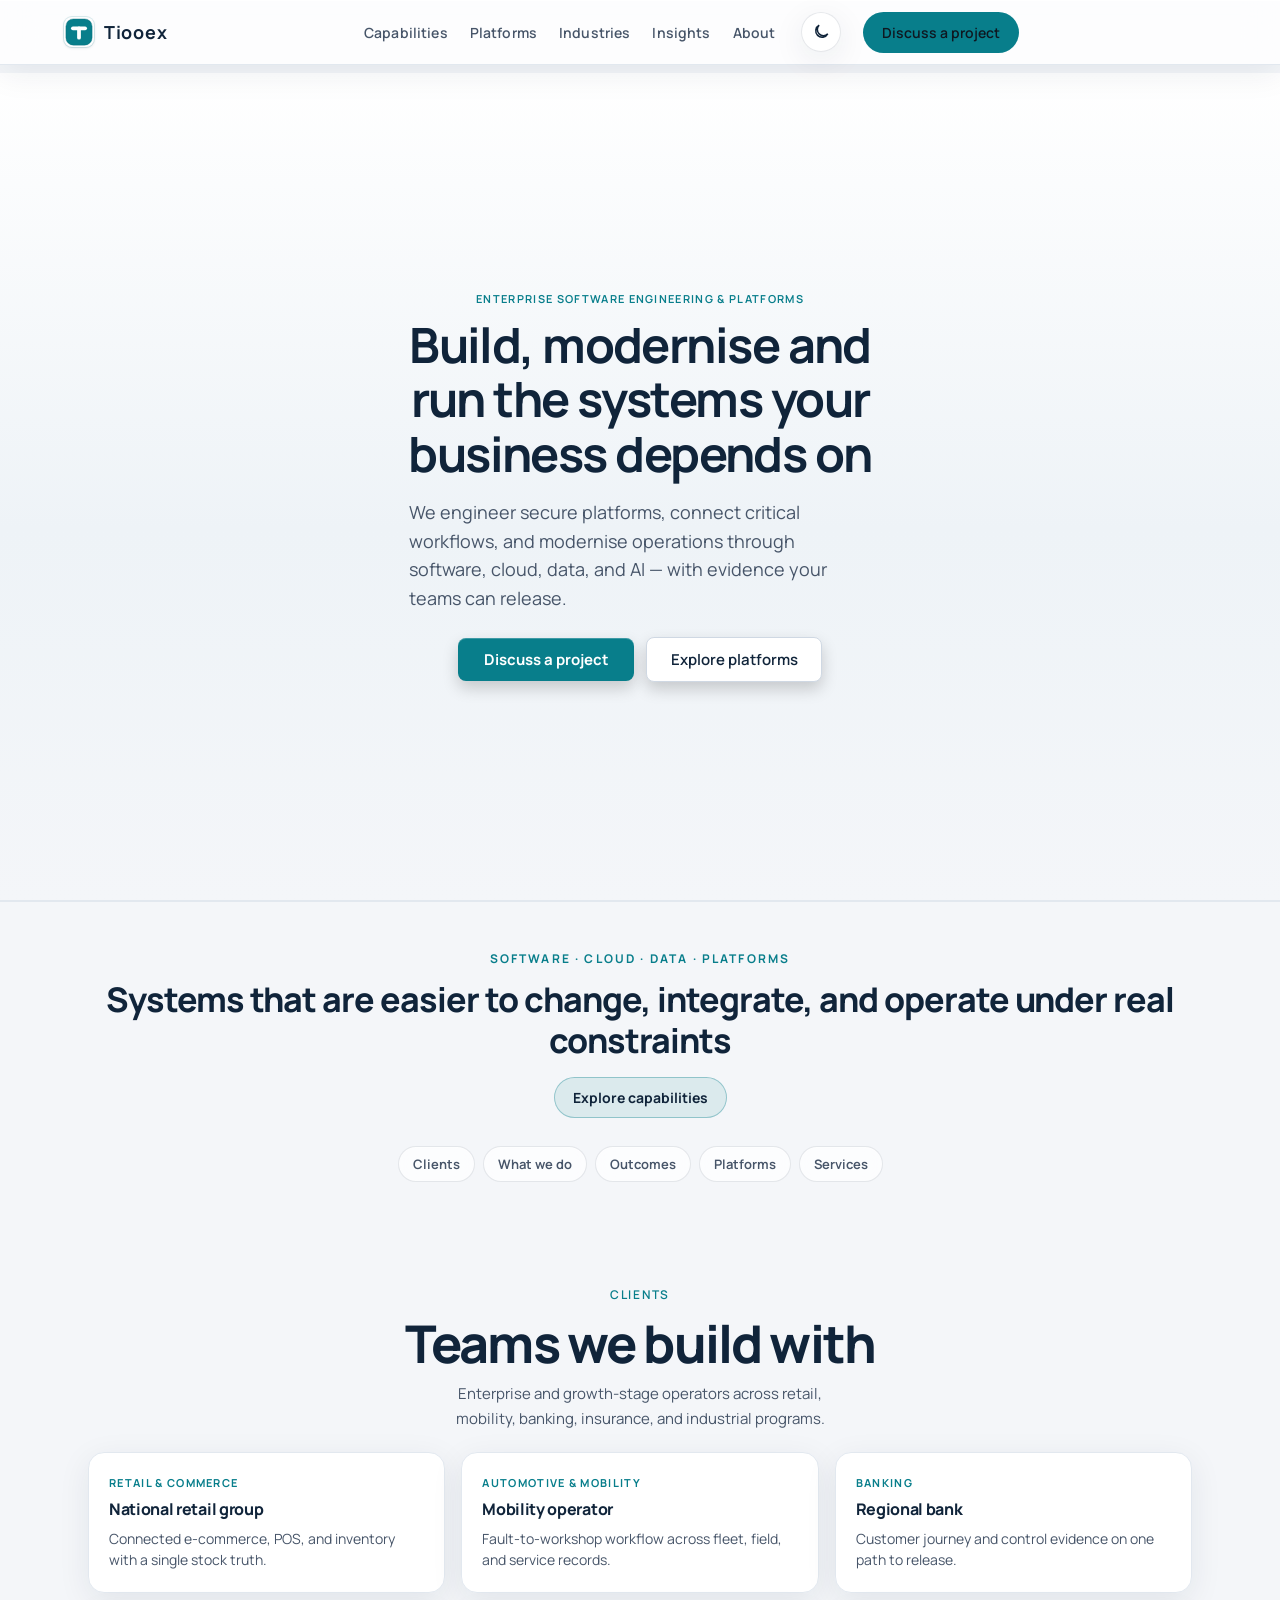
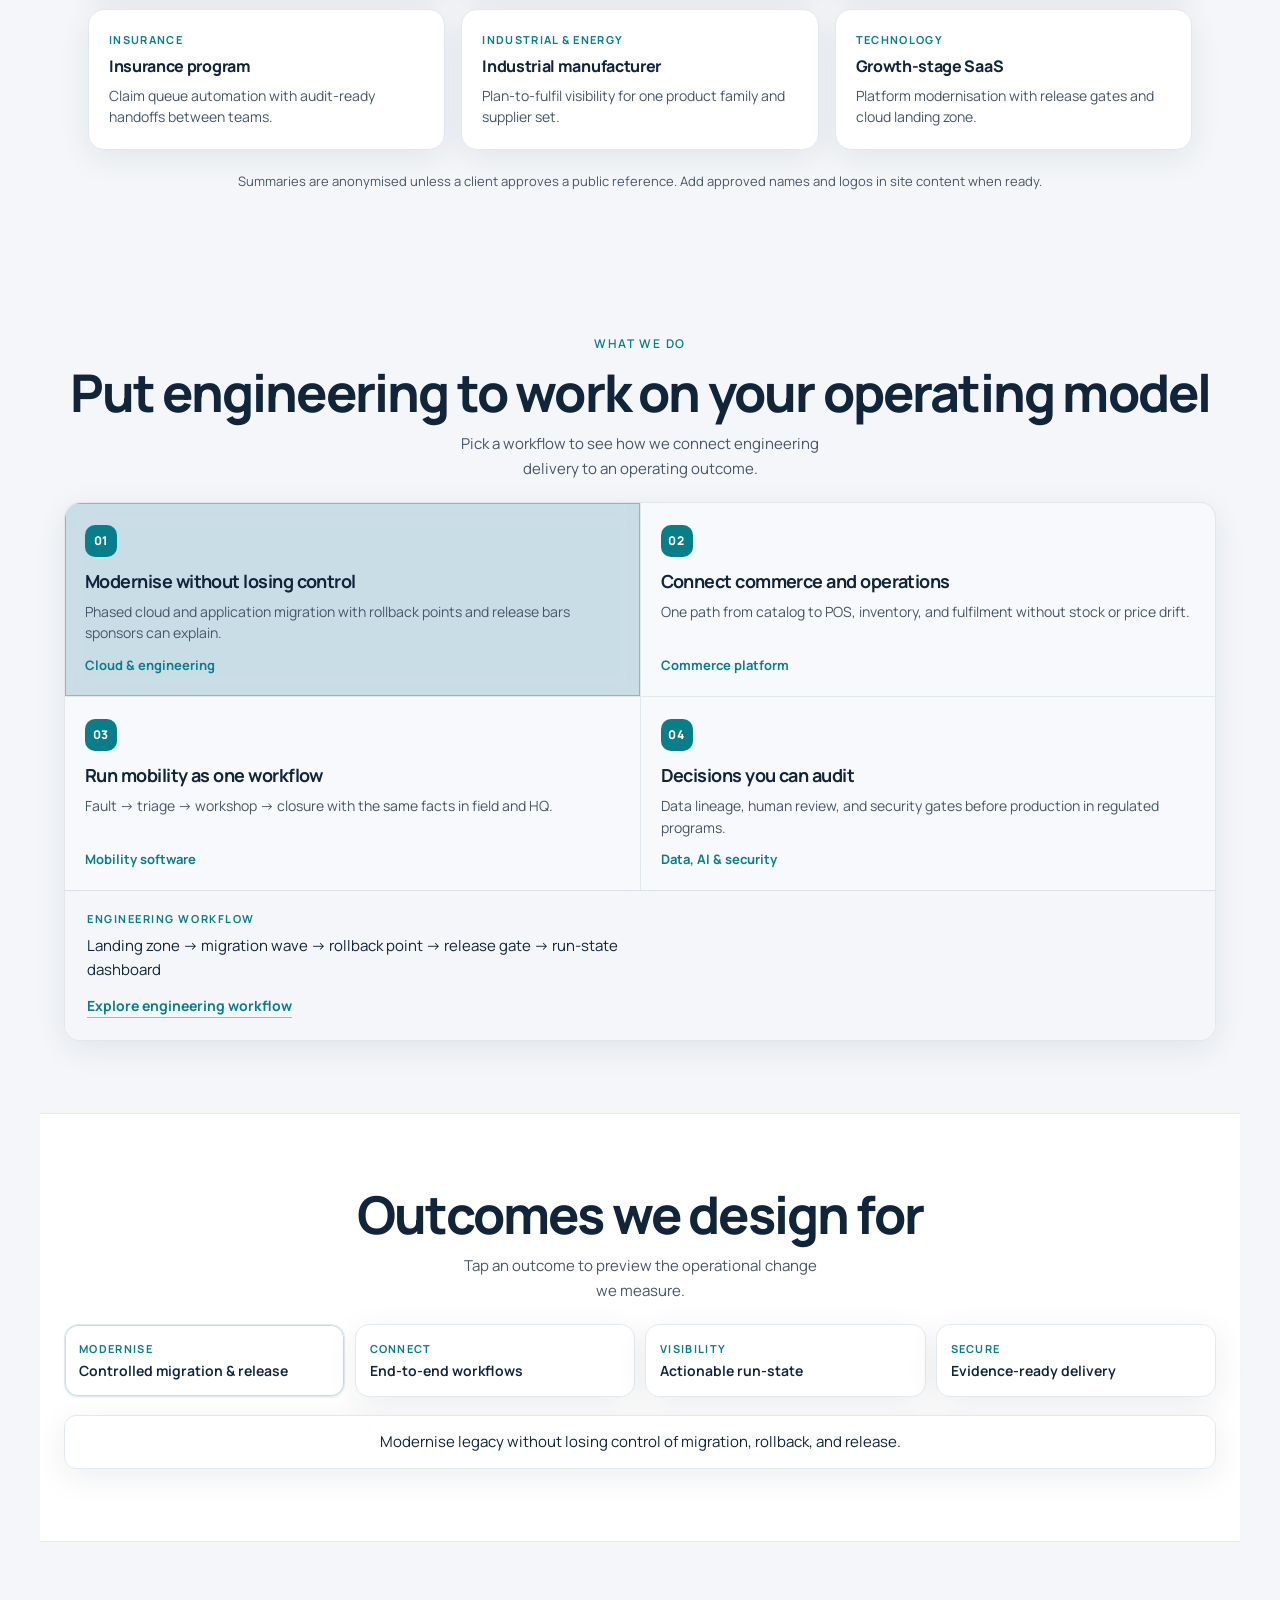
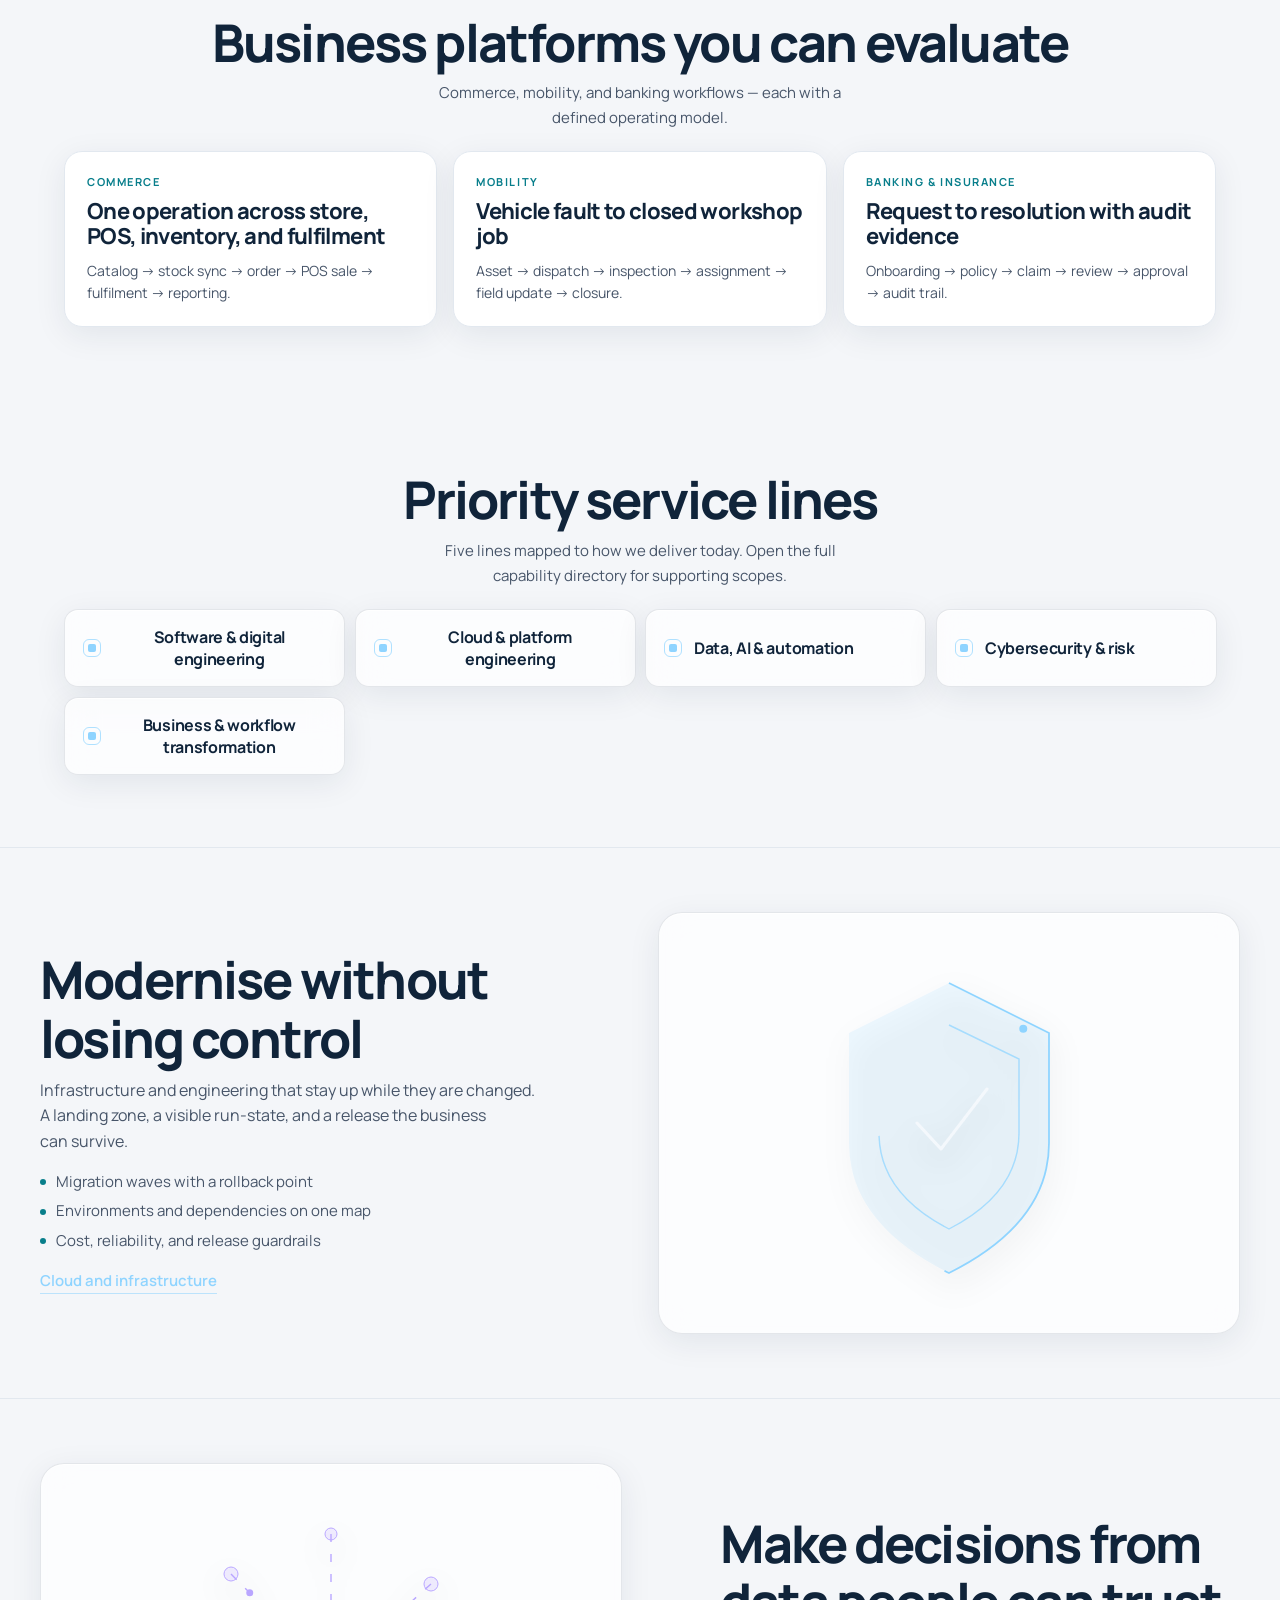
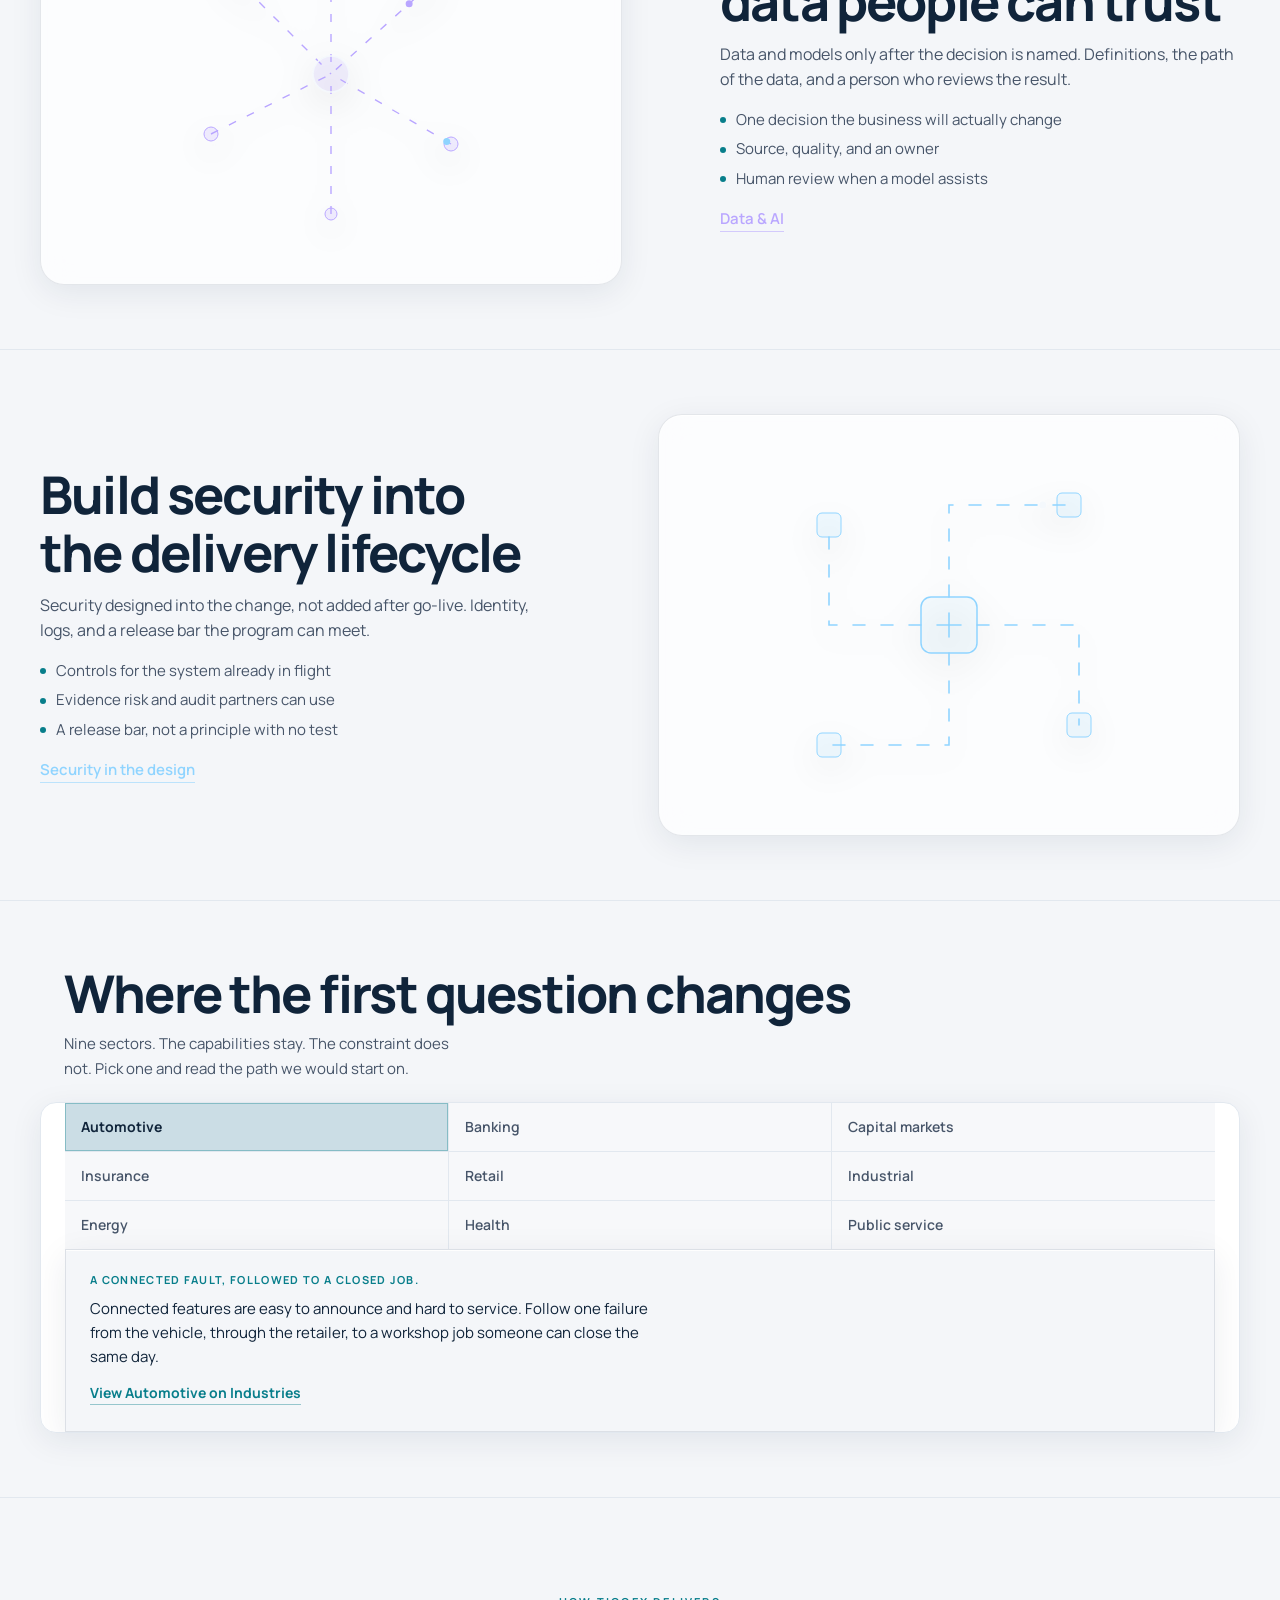
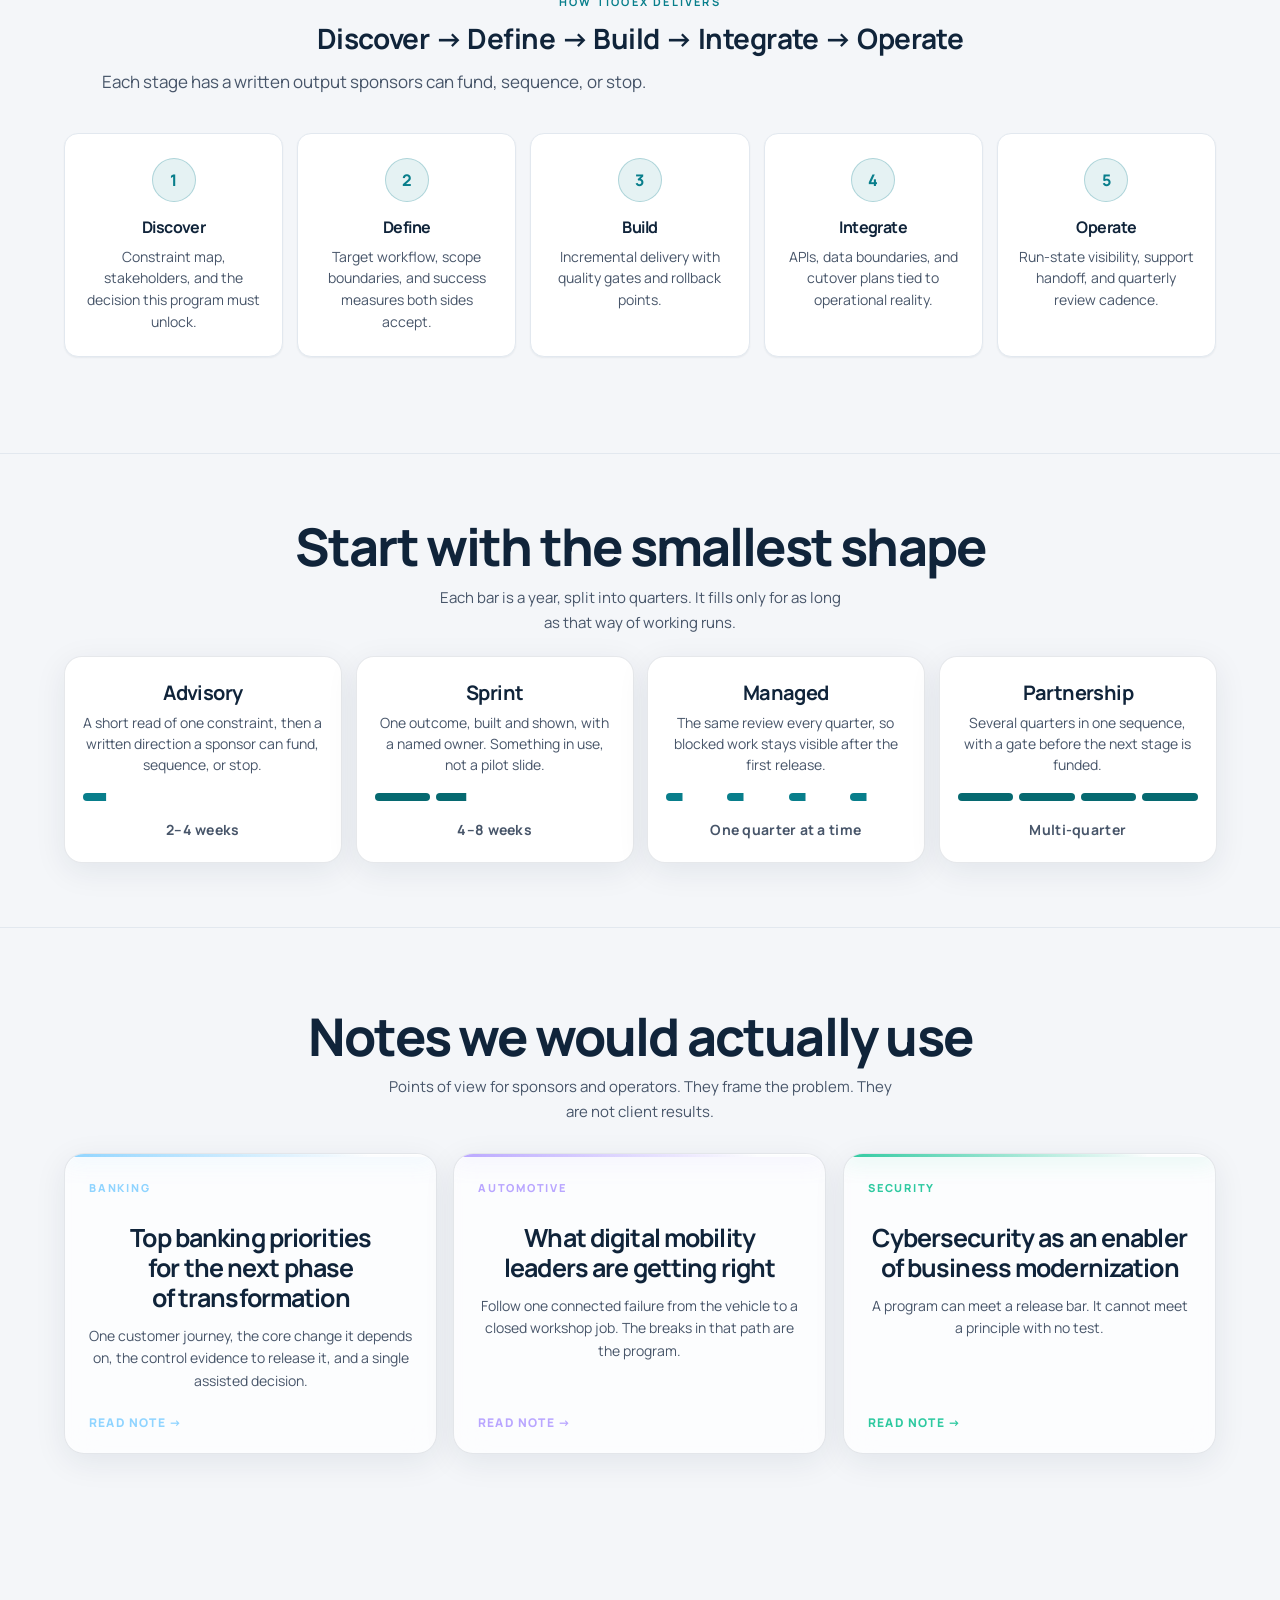
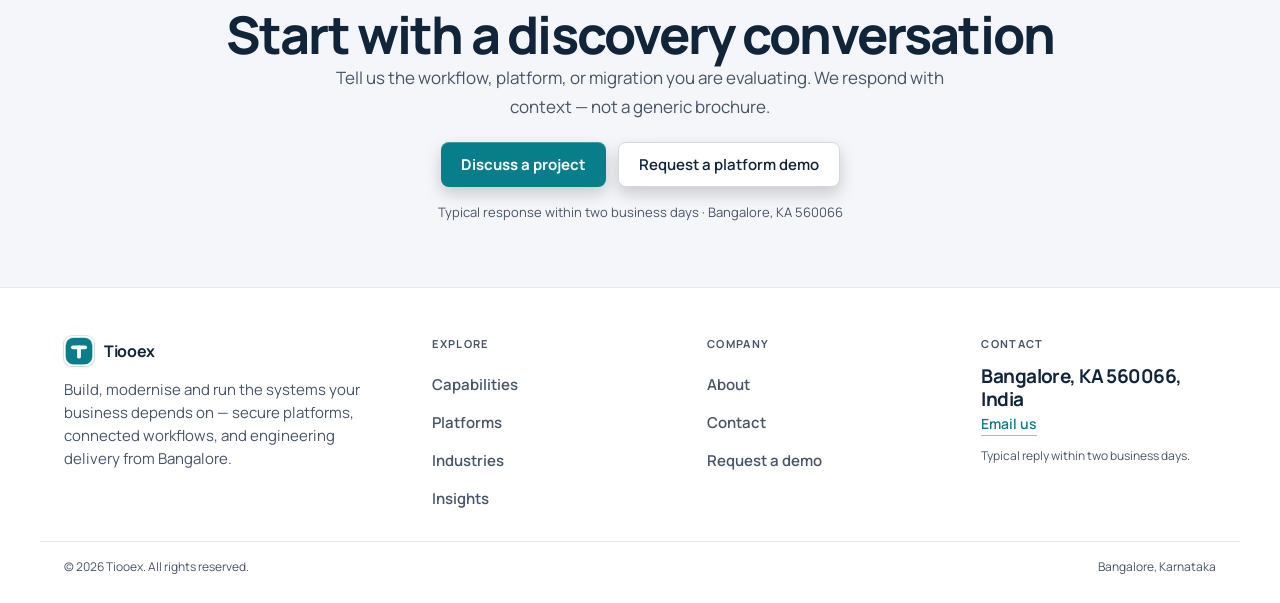
<file: index.html>
﻿<!DOCTYPE html>
<html lang="en">
<head>
    <meta charset="UTF-8">
    <meta name="viewport" content="width=device-width, initial-scale=1.0">
    <script src="theme-init.js"></script>
    <script src="brand-head.js"></script>
    <title>Tiooex | Enterprise Software Engineering, Cloud &amp; Digital Platforms</title>
    <meta name="description" content="Tiooex helps businesses engineer secure digital platforms, connect critical workflows, and modernise operations through software engineering, cloud, data, and AI. Bangalore, India.">
    <meta name="keywords" content="Tiooex, enterprise software development, cloud migration, application modernisation, data engineering, cybersecurity, digital platforms, Bangalore">
    <meta name="author" content="Tiooex">
    <meta name="application-name" content="Tiooex">
    <meta name="robots" content="index, follow">
    <meta name="theme-color" content="#f4f6f9">
    <meta property="og:title" content="Tiooex | Enterprise Software Engineering, Cloud &amp; Digital Platforms">
    <meta property="og:description" content="Build, modernise and run the systems your business depends on. Secure platforms, connected workflows, and engineering delivery from Bangalore.">
    <meta property="og:type" content="website">
    <meta property="og:url" content="https://www.tiooex.in/">
    <meta property="og:site_name" content="Tiooex">
    <meta property="og:locale" content="en_IN">
    <meta property="og:image" content="https://www.tiooex.in/assets/og-image.jpg">
    <meta property="og:image:width" content="1200">
    <meta property="og:image:height" content="630">
    <meta property="og:image:alt" content="Tiooex — enterprise software engineering and platforms">
    <meta name="twitter:card" content="summary_large_image">
    <meta name="twitter:image" content="https://www.tiooex.in/assets/og-image.jpg">
    <meta name="twitter:title" content="Tiooex | Enterprise Software Engineering, Cloud &amp; Digital Platforms">
    <meta name="twitter:description" content="Engineer secure digital platforms, connect workflows, and modernise operations with Tiooex.">
    <link rel="canonical" href="https://www.tiooex.in/">
    <link rel="sitemap" type="application/xml" title="Sitemap" href="https://www.tiooex.in/sitemap.xml">
    <link rel="icon" href="favicon.ico" sizes="48x48" type="image/x-icon">
    <link rel="icon" href="assets/favicon-48.jpg" sizes="48x48" type="image/jpeg">
    <link rel="icon" href="assets/logo-512.jpg" sizes="512x512" type="image/jpeg">
    <link rel="icon" href="favicon.svg" type="image/svg+xml">
    <link rel="apple-touch-icon" href="assets/logo-512.jpg" sizes="512x512">
    <link rel="manifest" href="site.webmanifest">
    <link rel="stylesheet" href="https://fonts.googleapis.com/css2?family=Manrope:wght@400;500;600;700;800&display=swap">
    <link rel="stylesheet" href="styles.css">
    <script>document.documentElement.classList.add("js")</script>
    <script type="application/ld+json">
    {
        "@context": "https://schema.org",
        "@graph": [
            {
                "@type": "Organization",
                "name": "Tiooex",
                "url": "https://www.tiooex.in/",
                "logo": {
                    "@type": "ImageObject",
                    "url": "https://www.tiooex.in/assets/logo-512.jpg",
                    "width": 512,
                    "height": 512
                },
                "image": "https://www.tiooex.in/assets/logo-512.jpg",
                "description": "Tiooex helps businesses engineer secure digital platforms, connect critical workflows, and modernise operations through software engineering, cloud, data, and AI.",
                "address": {
                    "@type": "PostalAddress",
                    "addressLocality": "Bangalore",
                    "addressRegion": "KA",
                    "postalCode": "560066",
                    "addressCountry": "IN"
                },
                "areaServed": "Worldwide"
            },
            {
                "@type": "WebSite",
                "name": "Tiooex",
                "url": "https://www.tiooex.in/",
                "description": "Enterprise software engineering, cloud, data, AI, and business platforms. Bangalore, KA 560066.",
                "publisher": {
                    "@type": "Organization",
                    "name": "Tiooex",
                    "logo": {
                        "@type": "ImageObject",
                        "url": "https://www.tiooex.in/assets/logo-512.jpg",
                        "width": 512,
                        "height": 512
                    }
                }
            }
        ]
    }
    </script>
    <script defer src="content.js"></script>
    <script defer src="chrome.js"></script>
    <script defer src="script.js"></script>
</head>
<body class="page-home">
    <a class="skip-link" href="#main">Skip to content</a>
    <div class="progress" aria-hidden="true"></div>

    <div id="chrome-nav"></div>

    <main id="main">
        <div class="home-open">
        <div class="hero-mesh" aria-hidden="true"></div>
        <section class="home-hero home-hero--center home-hero--calm page-hero page-hero--home">
            <div class="home-hero-copy">
                <p class="hero-eyebrow">Enterprise software engineering &amp; platforms</p>
                <h1 class="hero-title hero-title-plain">Build, modernise and run the systems your business depends on</h1>
                <p class="hero-sub">We engineer secure platforms, connect critical workflows, and modernise operations through software, cloud, data, and AI — with evidence your teams can release.</p>
                <div class="hero-actions">
                    <a class="btn btn-primary" href="contact" data-track="hero_primary_cta">Discuss a project</a>
                    <a class="btn btn-secondary" href="platforms">Explore platforms</a>
                </div>
            </div>
        </section>
        </div>

        <div class="home-post-hero">
        <section class="post-hero-bridge" id="line">
            <p class="bridge-kicker">Software · Cloud · Data · Platforms</p>
            <h2>Systems that are easier to change, integrate, and operate under real constraints</h2>
            <a class="bridge-link" href="products">Explore capabilities</a>
        </section>

        <nav class="post-hero-jump reveal" aria-label="Jump to section">
            <a href="#clients">Clients</a>
            <a href="#what-we-do">What we do</a>
            <a href="#outcomes">Outcomes</a>
            <a href="#platforms-preview">Platforms</a>
            <a href="#services-preview">Services</a>
        </nav>

        <section class="seg seg-clients text-center" id="clients">
            <header class="seg-head seg-head-center">
                <p class="hero-eyebrow">Clients</p>
                <h2>Teams we build with</h2>
                <p class="section-lead">Enterprise and growth-stage operators across retail, mobility, banking, insurance, and industrial programs.</p>
            </header>
            <div class="client-wall" id="client-wall"></div>
            <p class="client-disclaimer">Summaries are anonymised unless a client approves a public reference. Add approved names and logos in site content when ready.</p>
        </section>

        <section class="seg text-center" id="what-we-do">
            <header class="seg-head seg-head-center">
                <p class="hero-eyebrow">What we do</p>
                <h2>Put engineering to work on your operating model</h2>
                <p class="section-lead">Pick a workflow to see how we connect engineering delivery to an operating outcome.</p>
            </header>
            <div class="use-shell reveal" data-use-group>
                <div class="use-grid">
                    <button type="button" class="use-card is-active" data-use="modernise" aria-pressed="true">
                        <span class="use-icon" aria-hidden="true">01</span>
                        <h3>Modernise without losing control</h3>
                        <p>Phased cloud and application migration with rollback points and release bars sponsors can explain.</p>
                        <span class="use-cta">Cloud &amp; engineering</span>
                    </button>
                    <button type="button" class="use-card" data-use="commerce" aria-pressed="false">
                        <span class="use-icon" aria-hidden="true">02</span>
                        <h3>Connect commerce and operations</h3>
                        <p>One path from catalog to POS, inventory, and fulfilment without stock or price drift.</p>
                        <span class="use-cta">Commerce platform</span>
                    </button>
                    <button type="button" class="use-card" data-use="mobility" aria-pressed="false">
                        <span class="use-icon" aria-hidden="true">03</span>
                        <h3>Run mobility as one workflow</h3>
                        <p>Fault → triage → workshop → closure with the same facts in field and HQ.</p>
                        <span class="use-cta">Mobility software</span>
                    </button>
                    <button type="button" class="use-card" data-use="audit" aria-pressed="false">
                        <span class="use-icon" aria-hidden="true">04</span>
                        <h3>Decisions you can audit</h3>
                        <p>Data lineage, human review, and security gates before production in regulated programs.</p>
                        <span class="use-cta">Data, AI &amp; security</span>
                    </button>
                </div>
                <div class="use-stage" aria-live="polite">
                    <p class="use-stage-kicker" id="use-stage-kicker">Selected workflow</p>
                    <p class="use-stage-line" id="use-stage-line">Landing zone → migration wave → rollback point → release gate → run-state dashboard</p>
                    <a class="use-stage-link" id="use-stage-link" href="products#cloud">Open capability detail</a>
                </div>
            </div>
        </section>

        <section class="seg seg-band-soft text-center" id="outcomes">
            <header class="seg-head seg-head-center text-center">
                <h2>Outcomes we design for</h2>
                <p class="section-lead">Tap an outcome to preview the operational change we measure.</p>
            </header>
            <div class="outcome-shell reveal">
                <div class="outcome-row" role="group" aria-label="Outcomes">
                    <button type="button" class="outcome-chip is-active" data-outcome="Modernise legacy without losing control of migration, rollback, and release." aria-pressed="true"><span>Modernise</span><strong>Controlled migration &amp; release</strong></button>
                    <button type="button" class="outcome-chip" data-outcome="Connect channels and operations so orders, stock, and service cases share one truth." aria-pressed="false"><span>Connect</span><strong>End-to-end workflows</strong></button>
                    <button type="button" class="outcome-chip" data-outcome="Give sponsors operational signals they can act on within the same week—not after a quarterly review." aria-pressed="false"><span>Visibility</span><strong>Actionable run-state</strong></button>
                    <button type="button" class="outcome-chip" data-outcome="Embed identity, logging, and security gates in the delivery path—not after go-live." aria-pressed="false"><span>Secure</span><strong>Evidence-ready delivery</strong></button>
                </div>
                <p class="outcome-preview" id="outcome-preview">Modernise legacy without losing control of migration, rollback, and release.</p>
            </div>
        </section>

        <section class="seg text-center" id="platforms-preview">
            <header class="seg-head seg-head-center">
                <h2>Business platforms you can evaluate</h2>
                <p class="section-lead">Commerce, mobility, and banking workflows — each with a defined operating model.</p>
            </header>
            <div class="preview-grid reveal">
                <a class="preview-card" href="platforms#commerce">
                    <span>Commerce</span>
                    <h3>One operation across store, POS, inventory, and fulfilment</h3>
                    <p>Catalog → stock sync → order → POS sale → fulfilment → reporting.</p>
                </a>
                <a class="preview-card" href="platforms#mobility">
                    <span>Mobility</span>
                    <h3>Vehicle fault to closed workshop job</h3>
                    <p>Asset → dispatch → inspection → assignment → field update → closure.</p>
                </a>
                <a class="preview-card" href="platforms#banking">
                    <span>Banking &amp; insurance</span>
                    <h3>Request to resolution with audit evidence</h3>
                    <p>Onboarding → policy → claim → review → approval → audit trail.</p>
                </a>
            </div>
        </section>

        <section class="seg text-center" id="services-preview">
            <header class="seg-head seg-head-center">
                <h2>Priority service lines</h2>
                <p class="section-lead">Five lines mapped to how we deliver today. Open the full capability directory for supporting scopes.</p>
            </header>
            <nav class="cap-board cap-board--interactive reveal" aria-label="Priority services">
                <a href="products#digital-engineering"><i aria-hidden="true"></i>Software &amp; digital engineering</a>
                <a href="products#cloud"><i aria-hidden="true"></i>Cloud &amp; platform engineering</a>
                <a href="products#data-ai"><i aria-hidden="true"></i>Data, AI &amp; automation</a>
                <a href="products#cybersecurity"><i aria-hidden="true"></i>Cybersecurity &amp; risk</a>
                <a href="products#strategy"><i aria-hidden="true"></i>Business &amp; workflow transformation</a>
            </nav>
        </section>
        </div>

        <section class="story" id="work">
            <article class="swap tone-ice">
                <div class="swap-copy reveal">
                    <h2>Modernise without losing control</h2>
                    <p>Infrastructure and engineering that stay up while they are changed. A landing zone, a visible run-state, and a release the business can survive.</p>
                    <ul class="swap-points">
                        <li>Migration waves with a rollback point</li>
                        <li>Environments and dependencies on one map</li>
                        <li>Cost, reliability, and release guardrails</li>
                    </ul>
                    <a class="swap-link" href="products#cloud">Cloud and infrastructure</a>
                </div>
                <div class="swap-visual reveal">
                    <svg viewBox="0 0 520 420" class="anim-svg">
                        <path d="M260 70 L360 120 L360 230 Q360 310 260 360 Q160 310 160 230 L160 120 Z" fill="rgba(143,212,255,.14)" stroke="#8fd4ff" stroke-width="1.8" class="anim-draw"/>
                        <path d="M260 112 L330 146 L330 220 Q330 280 260 316 Q190 280 190 220 L190 146 Z" fill="none" stroke="rgba(143,212,255,.75)" stroke-width="1.4" class="anim-draw"/>
                        <polyline points="228,210 252,236 298,176" fill="none" stroke="#f4f8fc" stroke-width="3" stroke-linecap="round" stroke-linejoin="round" class="anim-draw"/>
                        <g class="radar">
                            <path d="M260 210 L260 100 A110 110 0 0 1 360 250 Z" fill="rgba(143,212,255,.16)"/>
                        </g>
                        <circle r="4" fill="#8fd4ff"><animateMotion dur="8s" repeatCount="indefinite" path="M260,210 m-120,0 a120,120 0 1,1 240,0 a120,120 0 1,1 -240,0"/></circle>
                    </svg>
                </div>
            </article>
            <article class="swap is-flip tone-violet">
                <div class="swap-copy reveal">
                    <h2>Make decisions from data people can trust</h2>
                    <p>Data and models only after the decision is named. Definitions, the path of the data, and a person who reviews the result.</p>
                    <ul class="swap-points">
                        <li>One decision the business will actually change</li>
                        <li>Source, quality, and an owner</li>
                        <li>Human review when a model assists</li>
                    </ul>
                    <a class="swap-link" href="products#data-ai">Data &amp; AI</a>
                </div>
                <div class="swap-visual reveal">
                    <svg viewBox="0 0 520 420" class="anim-svg">
                        <g stroke="#b9a6ff" stroke-width="1.4" class="dash-flow">
                            <line x1="160" y1="110" x2="260" y2="210"/><line x1="360" y1="120" x2="260" y2="210"/>
                            <line x1="140" y1="270" x2="260" y2="210"/><line x1="380" y1="280" x2="260" y2="210"/>
                            <line x1="260" y1="70" x2="260" y2="210"/><line x1="260" y1="350" x2="260" y2="210"/>
                        </g>
                        <circle cx="160" cy="110" r="7" fill="rgba(185,166,255,.2)" stroke="#b9a6ff" class="anim-pulse"/>
                        <circle cx="360" cy="120" r="7" fill="rgba(185,166,255,.2)" stroke="#b9a6ff" class="anim-pulse"/>
                        <circle cx="140" cy="270" r="7" fill="rgba(185,166,255,.2)" stroke="#b9a6ff" class="anim-pulse"/>
                        <circle cx="380" cy="280" r="7" fill="rgba(185,166,255,.2)" stroke="#b9a6ff" class="anim-pulse"/>
                        <circle cx="260" cy="70" r="6" fill="rgba(185,166,255,.2)" stroke="#b9a6ff" class="anim-pulse"/>
                        <circle cx="260" cy="350" r="6" fill="rgba(185,166,255,.2)" stroke="#b9a6ff" class="anim-pulse"/>
                        <circle cx="260" cy="210" r="18" fill="rgba(185,166,255,.16)" stroke="#f4f8fc" stroke-width="1.5" class="core"/>
                        <circle r="3.5" fill="#b9a6ff"><animateMotion dur="2.4s" repeatCount="indefinite" path="M160,110 L260,210"/></circle>
                        <circle r="3.5" fill="#8fd4ff"><animateMotion dur="2.8s" repeatCount="indefinite" path="M380,280 L260,210 L260,70"/></circle>
                        <circle r="3.5" fill="#b9a6ff"><animateMotion dur="3.2s" repeatCount="indefinite" path="M140,270 L260,210 L360,120"/></circle>
                    </svg>
                </div>
            </article>
            <article class="swap tone-ice">
                <div class="swap-copy reveal">
                    <h2>Build security into the delivery lifecycle</h2>
                    <p>Security designed into the change, not added after go-live. Identity, logs, and a release bar the program can meet.</p>
                    <ul class="swap-points">
                        <li>Controls for the system already in flight</li>
                        <li>Evidence risk and audit partners can use</li>
                        <li>A release bar, not a principle with no test</li>
                    </ul>
                    <a class="swap-link" href="products#cybersecurity">Security in the design</a>
                </div>
                <div class="swap-visual reveal">
                    <svg viewBox="0 0 520 420" class="anim-svg">
                        <g fill="none" stroke="#8fd4ff" stroke-width="1.6" stroke-linecap="round">
                            <path d="M260 210 L260 90 L380 90" class="circuit"/>
                            <path d="M260 210 L390 210 L390 310" class="circuit"/>
                            <path d="M260 210 L260 330 L140 330" class="circuit"/>
                            <path d="M260 210 L140 210 L140 110" class="circuit"/>
                        </g>
                        <rect x="232" y="182" width="56" height="56" rx="10" fill="rgba(143,212,255,.08)" stroke="#8fd4ff" stroke-width="1.5"/>
                        <rect x="368" y="78" width="24" height="24" rx="5" fill="rgba(143,212,255,.12)" stroke="#8fd4ff" class="anim-pulse"/>
                        <rect x="378" y="298" width="24" height="24" rx="5" fill="rgba(143,212,255,.12)" stroke="#8fd4ff" class="anim-pulse"/>
                        <rect x="128" y="318" width="24" height="24" rx="5" fill="rgba(143,212,255,.12)" stroke="#8fd4ff" class="anim-pulse"/>
                        <rect x="128" y="98" width="24" height="24" rx="5" fill="rgba(143,212,255,.12)" stroke="#8fd4ff" class="anim-pulse"/>
                        <circle r="3.5" fill="#f4f8fc"><animateMotion dur="3.2s" repeatCount="indefinite" path="M260,210 L260,90 L380,90"/></circle>
                    </svg>
                </div>
            </article>
        </section>

        <section class="seg seg-alt" id="industries">
            <header class="seg-head">
                <h2>Where the first question changes</h2>
                <p class="section-lead">Nine sectors. The capabilities stay. The constraint does not. Pick one and read the path we would start on.</p>
            </header>
            <div class="sector-shell reveal" data-sector-panel>
                <div class="sector-grid" role="group" aria-label="Industries">
                    <button type="button" class="sector-chip" data-pick="automotive" data-line="A connected fault, followed to a closed job." data-note="Connected features are easy to announce and hard to service. Follow one failure from the vehicle, through the retailer, to a workshop job someone can close the same day." data-href="services#automotive" aria-pressed="true">Automotive</button>
                    <button type="button" class="sector-chip" data-pick="banking" data-line="One customer journey. Shared facts." data-note="Channel, core, and risk often run as separate programs. The work that holds is one journey whose failure cost is known, with the same facts for the customer, the control function, and the product owner." data-href="services#banking" aria-pressed="false">Banking</button>
                    <button type="button" class="sector-chip" data-pick="markets" data-line="Request, book, and risk on one path." data-note="The core is rarely one system. It is the path from a client request to booking, risk, and reporting. Count the manual bridges before selecting another platform." data-href="services#capital-markets" aria-pressed="false">Capital markets</button>
                    <button type="button" class="sector-chip" data-pick="insurance" data-line="The claim queue, not another portal." data-note="A portal in front of the same handoffs keeps the queue. Start with the claim type that costs the most, and the evidence two teams currently do not trust." data-href="services#insurance" aria-pressed="false">Insurance</button>
                    <button type="button" class="sector-chip" data-pick="retail" data-line="From intent to a completed order." data-note="The channel and the order system disagree more often than the campaign does. Follow one order from intent to cash, and fix where price, stock, or eligibility is still manual." data-href="services#retail" aria-pressed="false">Retail</button>
                    <button type="button" class="sector-chip" data-pick="industrial" data-line="The decision that waits on the floor." data-note="Planning and the line often work from different pictures of demand and inventory. One product family, its suppliers, and the weekly decision that is currently late." data-href="services#industrial" aria-pressed="false">Industrial</button>
                    <button type="button" class="sector-chip" data-pick="energy" data-line="Field work and the control room, same day." data-note="The field and the control room should not wait on a status meeting. One job type that can be seen, assigned, and closed with the same facts in both places." data-href="services#energy" aria-pressed="false">Energy</button>
                    <button type="button" class="sector-chip" data-pick="health" data-line="The handoff that arrives late." data-note="Handoffs fail when the next team receives the case after the decision window. Map one handoff that is routinely late, and the record both sides will actually use." data-href="services#health" aria-pressed="false">Health</button>
                    <button type="button" class="sector-chip" data-pick="public" data-line="Access that still works on a bad day." data-note="A service that only works for the expected case fails the people who need it most. Design the access path, the exception, and the evidence that remains when the usual route is down." data-href="services#public-service" aria-pressed="false">Public service</button>
                </div>
                <div class="sector-stage" aria-live="polite">
                    <p class="sector-stage-kicker" id="scene-line">A connected fault, followed to a closed job.</p>
                    <p class="sector-stage-note" id="scene-note">Connected features are easy to announce and hard to service. Follow one failure from the vehicle, through the retailer, to a workshop job someone can close the same day.</p>
                    <a class="sector-stage-link" id="scene-more" href="services#automotive">View Automotive on Industries</a>
                </div>
            </div>
        </section>

        <section class="section-block steps-section" id="delivery">
            <div class="section-head reveal">
                <p class="fs-eyebrow">How Tiooex delivers</p>
                <h2>Discover → Define → Build → Integrate → Operate</h2>
                <p class="section-lead">Each stage has a written output sponsors can fund, sequence, or stop.</p>
            </div>
            <div class="step-grid reveal">
                <div class="step-item"><div class="step-num">1</div><h3>Discover</h3><p>Constraint map, stakeholders, and the decision this program must unlock.</p></div>
                <div class="step-item"><div class="step-num">2</div><h3>Define</h3><p>Target workflow, scope boundaries, and success measures both sides accept.</p></div>
                <div class="step-item"><div class="step-num">3</div><h3>Build</h3><p>Incremental delivery with quality gates and rollback points.</p></div>
                <div class="step-item"><div class="step-num">4</div><h3>Integrate</h3><p>APIs, data boundaries, and cutover plans tied to operational reality.</p></div>
                <div class="step-item"><div class="step-num">5</div><h3>Operate</h3><p>Run-state visibility, support handoff, and quarterly review cadence.</p></div>
            </div>
        </section>

        <section class="seg text-center" id="engagement">
            <header class="seg-head seg-head-center">
                <h2>Start with the smallest shape</h2>
                <p class="section-lead">Each bar is a year, split into quarters. It fills only for as long as that way of working runs.</p>
            </header>
            <div class="engage-row">
                <article>
                    <h3>Advisory</h3>
                    <p>A short read of one constraint, then a written direction a sponsor can fund, sequence, or stop.</p>
                    <div class="quarters q-weeks" aria-hidden="true"><span></span><span></span><span></span><span></span></div>
                    <p class="span-label">2–4 weeks</p>
                </article>
                <article>
                    <h3>Sprint</h3>
                    <p>One outcome, built and shown, with a named owner. Something in use, not a pilot slide.</p>
                    <div class="quarters q-sprint" aria-hidden="true"><span></span><span></span><span></span><span></span></div>
                    <p class="span-label">4–8 weeks</p>
                </article>
                <article>
                    <h3>Managed</h3>
                    <p>The same review every quarter, so blocked work stays visible after the first release.</p>
                    <div class="quarters q-quarter" aria-hidden="true"><span></span><span></span><span></span><span></span></div>
                    <p class="span-label">One quarter at a time</p>
                </article>
                <article>
                    <h3>Partnership</h3>
                    <p>Several quarters in one sequence, with a gate before the next stage is funded.</p>
                    <div class="quarters q-multi" aria-hidden="true"><span></span><span></span><span></span><span></span></div>
                    <p class="span-label">Multi-quarter</p>
                </article>
            </div>
        </section>

        <section class="seg text-center" id="notes">
            <header class="seg-head seg-head-center">
                <h2>Notes we would actually use</h2>
                <p class="section-lead">Points of view for sponsors and operators. They frame the problem. They are not client results.</p>
            </header>
            <div class="note-list">
                <a href="blogs#banking-priorities">
                    <span>Banking</span>
                    <strong>Top banking priorities for the next phase of transformation</strong>
                    <p>One customer journey, the core change it depends on, the control evidence to release it, and a single assisted decision.</p>
                </a>
                <a href="blogs#digital-mobility">
                    <span>Automotive</span>
                    <strong>What digital mobility leaders are getting right</strong>
                    <p>Follow one connected failure from the vehicle to a closed workshop job. The breaks in that path are the program.</p>
                </a>
                <a href="blogs#cybersecurity-enabler">
                    <span>Security</span>
                    <strong>Cybersecurity as an enabler of business modernization</strong>
                    <p>A program can meet a release bar. It cannot meet a principle with no test.</p>
                </a>
            </div>
        </section>

        <section class="seg close-seg" id="start">
            <h2>Start with a discovery conversation</h2>
            <p class="section-lead">Tell us the workflow, platform, or migration you are evaluating. We respond with context — not a generic brochure.</p>
            <div class="hero-actions" style="justify-content:center;margin-top:20px">
                <a class="btn btn-primary" href="contact">Discuss a project</a>
                <a class="btn btn-secondary" href="contact?route=demo">Request a platform demo</a>
            </div>
            <p class="form-note" style="margin-top:16px">Typical response within two business days · Bangalore, KA 560066</p>
        </section>

    </main>

    <div id="chrome-footer"></div>
</body>
</html>
</file>
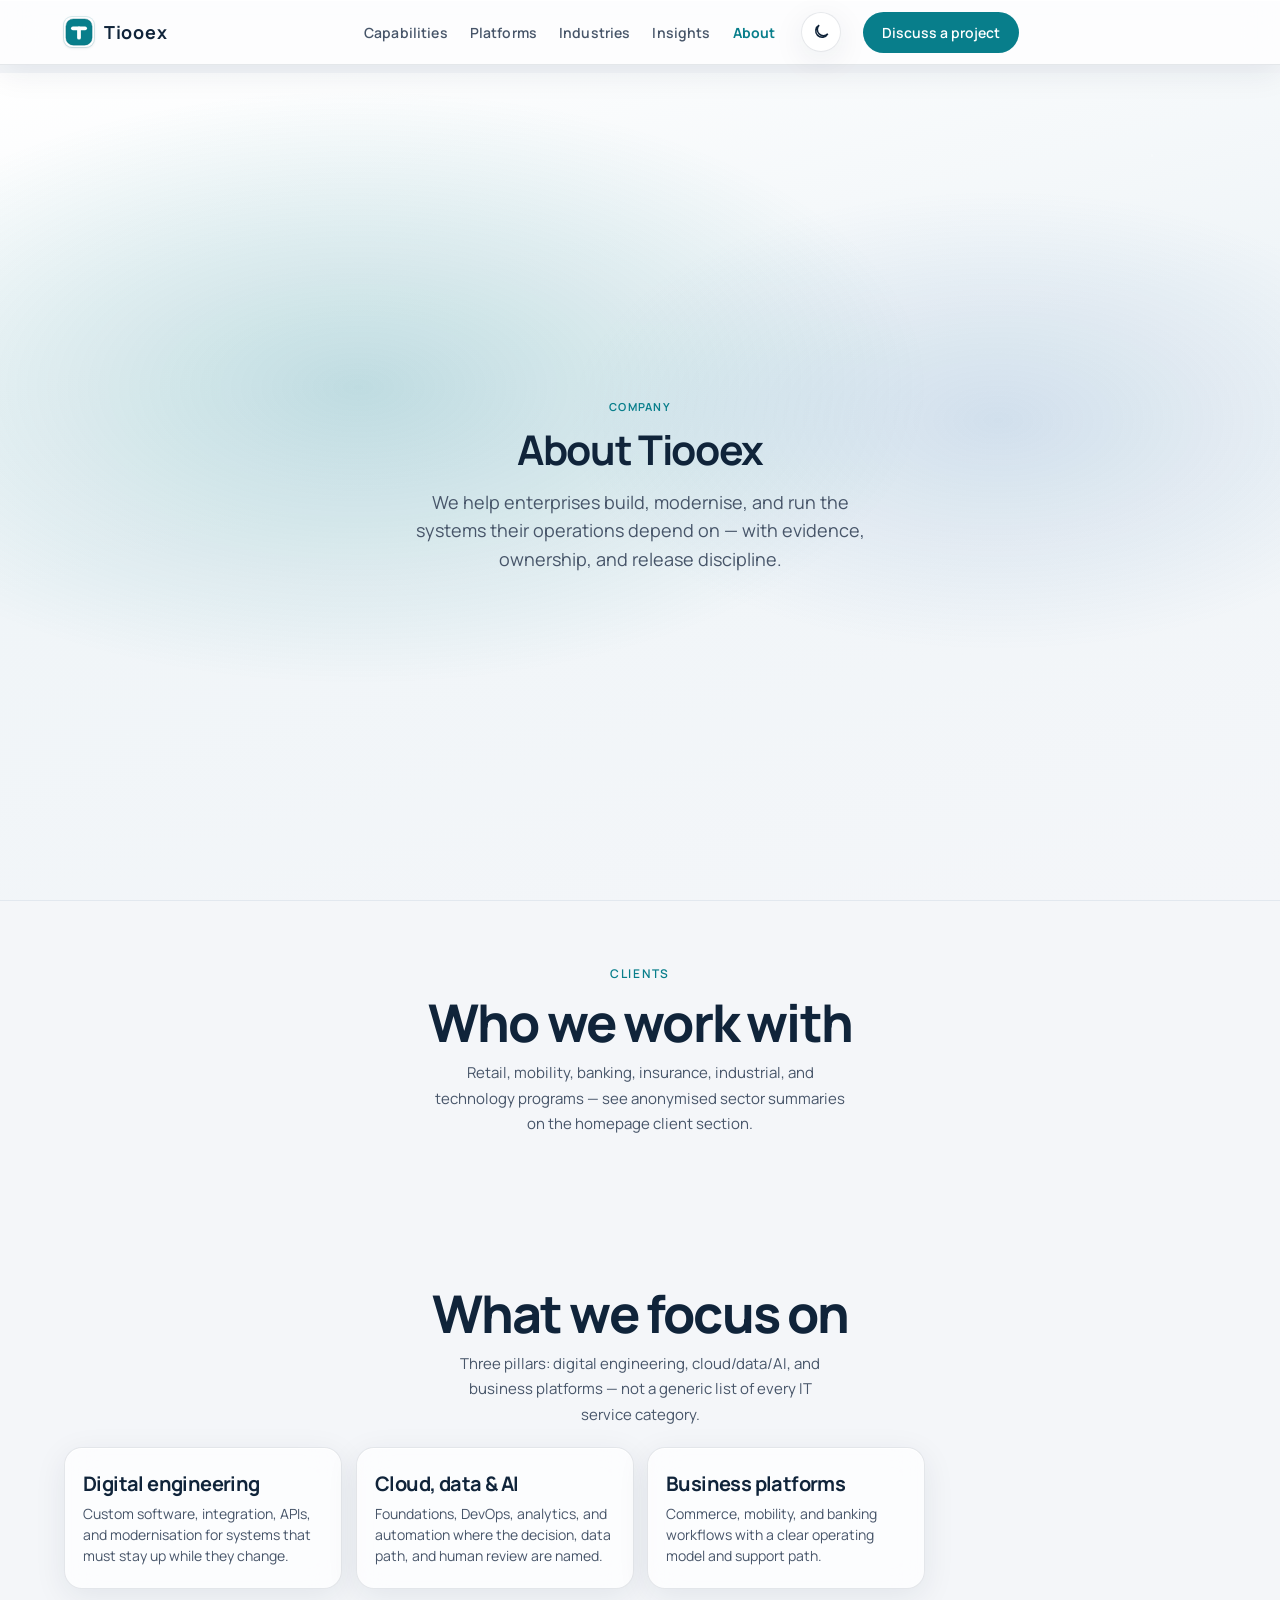
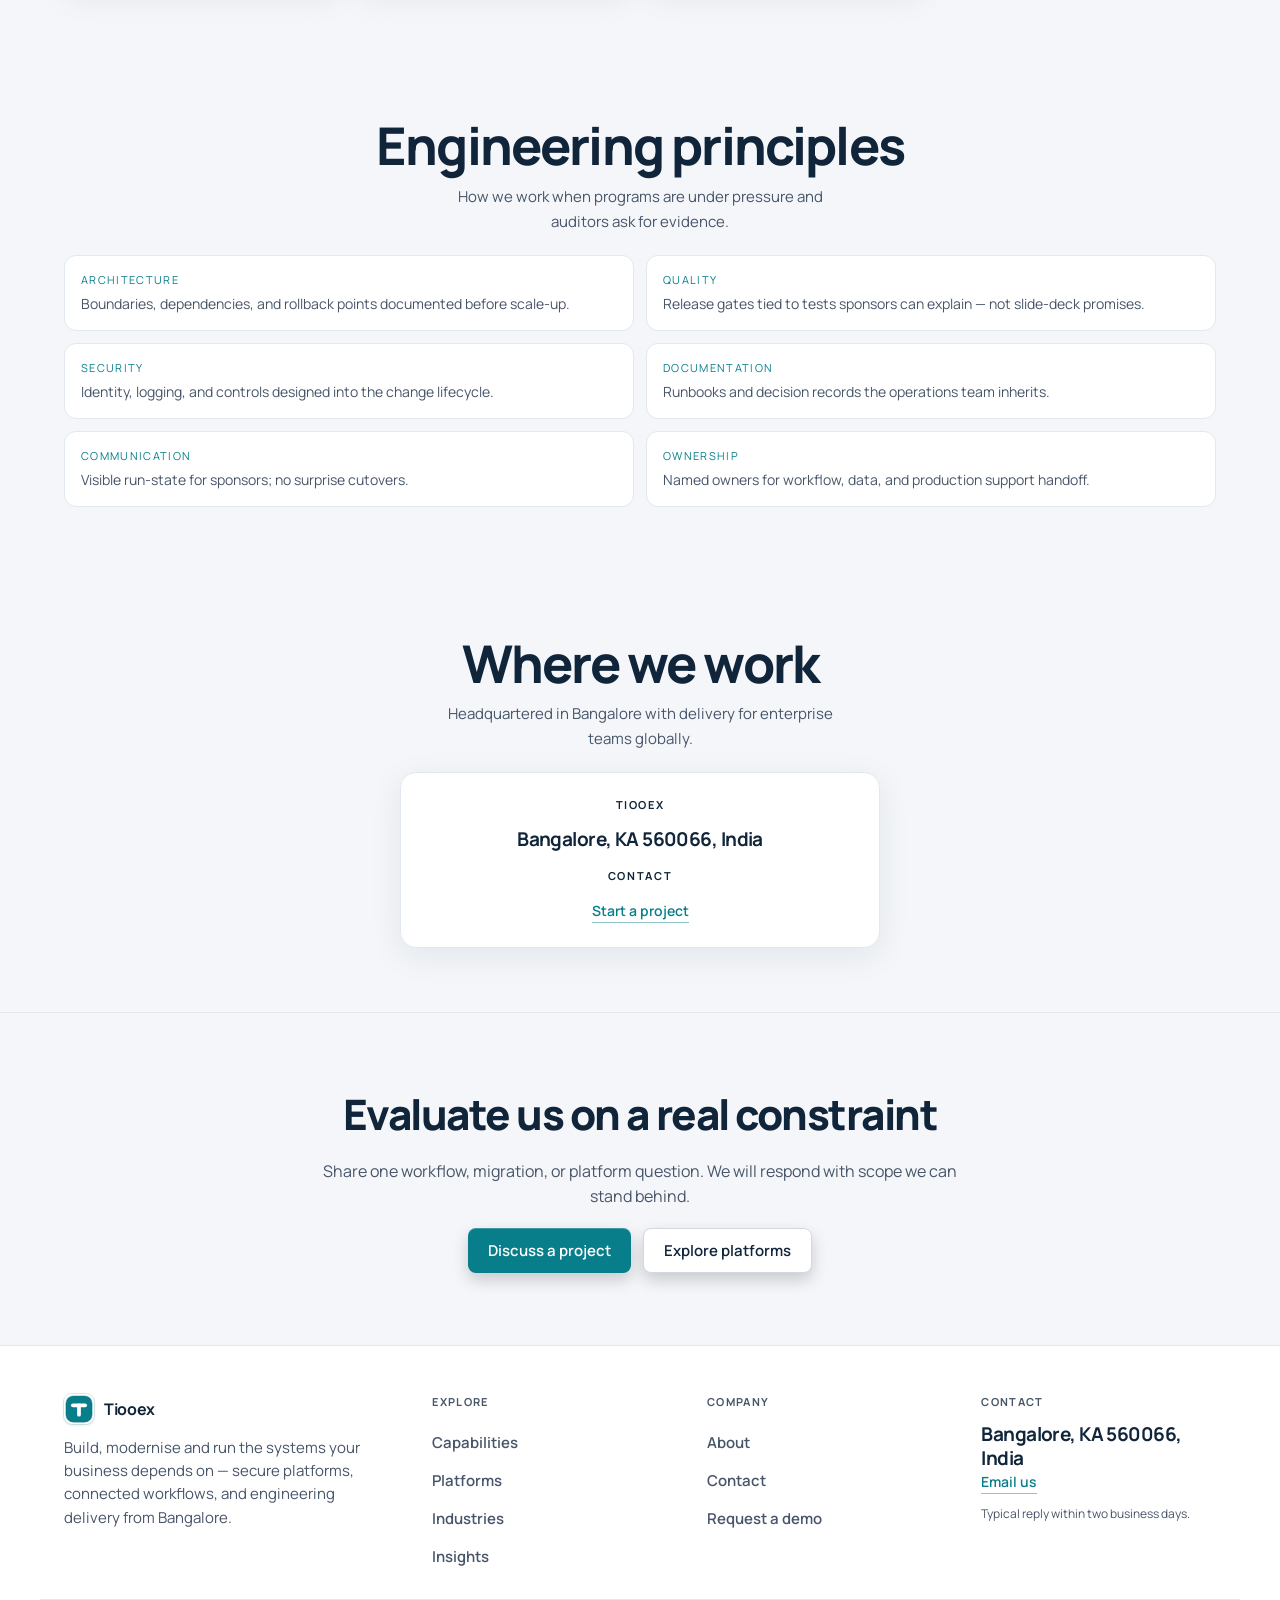
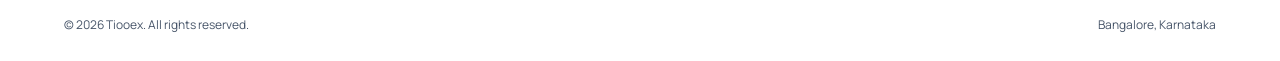
<file: about.html>
﻿<!DOCTYPE html>
<html lang="en">
<head>
    <meta charset="UTF-8">
    <meta name="viewport" content="width=device-width, initial-scale=1.0">    <script src="theme-init.js"></script>
    <script src="brand-head.js"></script>
    <title>About Tiooex — Delivery Approach &amp; Engineering Principles</title>
    <meta name="description" content="Learn how Tiooex delivers enterprise software engineering, cloud, data, AI, and business platforms from Bangalore, India.">
    <meta name="robots" content="index, follow">
    <meta property="og:title" content="About Tiooex">
    <meta property="og:description" content="Enterprise technology partner focused on secure platforms, connected workflows, and measurable delivery.">
    <meta property="og:type" content="website">
    <meta property="og:url" content="https://www.tiooex.in/about.html">
    <meta property="og:site_name" content="Tiooex">
    <meta name="application-name" content="Tiooex">
    <link rel="canonical" href="https://www.tiooex.in/about.html">
    <link rel="icon" href="favicon.svg" type="image/svg+xml">
    <meta name="theme-color" content="#f4f6f9">
    <link rel="stylesheet" href="https://fonts.googleapis.com/css2?family=Manrope:wght@400;500;600;700;800&display=swap">
    <link rel="stylesheet" href="styles.css">
    <script>document.documentElement.classList.add("js")</script>
    <script defer src="content.js"></script>
    <script defer src="chrome.js"></script>
    <script defer src="script.js"></script>
</head>
<body class="page-about">
    <a class="skip-link" href="#main">Skip to content</a>
    <div class="progress" aria-hidden="true"></div>

    <div id="chrome-nav"></div>

    <main id="main">
        <section class="hero-full page-hero">
            <div class="hero-bg"></div>
            <div class="hero-content reveal text-center">
                <p class="hero-eyebrow">Company</p>
                <h1 class="hero-title">About Tiooex</h1>
                <p class="hero-sub">We help enterprises build, modernise, and run the systems their operations depend on — with evidence, ownership, and release discipline.</p>
            </div>
        </section>

        <section class="seg text-center">
            <header class="seg-head seg-head-center">
                <p class="hero-eyebrow">Clients</p>
                <h2>Who we work with</h2>
                <p class="section-lead">Retail, mobility, banking, insurance, industrial, and technology programs — see anonymised sector summaries on the <a href="/#clients">homepage client section</a>.</p>
            </header>
        </section>

        <section class="seg seg-alt">
            <header class="seg-head seg-head-center text-center">
                <h2>What we focus on</h2>
                <p class="section-lead">Three pillars: digital engineering, cloud/data/AI, and business platforms — not a generic list of every IT service category.</p>
            </header>
            <div class="engage-row reveal">
                <article>
                    <h3>Digital engineering</h3>
                    <p>Custom software, integration, APIs, and modernisation for systems that must stay up while they change.</p>
                </article>
                <article>
                    <h3>Cloud, data &amp; AI</h3>
                    <p>Foundations, DevOps, analytics, and automation where the decision, data path, and human review are named.</p>
                </article>
                <article>
                    <h3>Business platforms</h3>
                    <p>Commerce, mobility, and banking workflows with a clear operating model and support path.</p>
                </article>
            </div>
        </section>

        <section class="seg seg-alt">
            <header class="seg-head seg-head-center text-center">
                <h2>Engineering principles</h2>
                <p class="section-lead">How we work when programs are under pressure and auditors ask for evidence.</p>
            </header>
            <div class="fact-grid reveal">
                <div><dt>Architecture</dt><dd>Boundaries, dependencies, and rollback points documented before scale-up.</dd></div>
                <div><dt>Quality</dt><dd>Release gates tied to tests sponsors can explain — not slide-deck promises.</dd></div>
                <div><dt>Security</dt><dd>Identity, logging, and controls designed into the change lifecycle.</dd></div>
                <div><dt>Documentation</dt><dd>Runbooks and decision records the operations team inherits.</dd></div>
                <div><dt>Communication</dt><dd>Visible run-state for sponsors; no surprise cutovers.</dd></div>
                <div><dt>Ownership</dt><dd>Named owners for workflow, data, and production support handoff.</dd></div>
            </div>
        </section>

        <section class="seg text-center">
            <header class="seg-head seg-head-center">
                <h2>Where we work</h2>
                <p class="section-lead">Headquartered in Bangalore with delivery for enterprise teams globally.</p>
            </header>
            <address class="about-location reveal">
                <p class="footer-heading">Tiooex</p>
                <p class="footer-place">Bangalore, KA 560066, India</p>
                <p class="footer-heading about-location-contact">Contact</p>
                <a class="footer-mail" href="contact">Start a project</a>
            </address>
        </section>

        <section class="cta-section">
            <div class="cta-inner reveal">
                <h2 class="cta-title">Evaluate us on a real constraint</h2>
                <p class="cta-desc">Share one workflow, migration, or platform question. We will respond with scope we can stand behind.</p>
                <div class="cta-buttons">
                    <a href="contact" class="btn btn-primary">Discuss a project</a>
                    <a href="platforms" class="btn btn-secondary">Explore platforms</a>
                </div>
            </div>
        </section>
    </main>

    <div id="chrome-footer"></div>
</body>
</html>
</file>
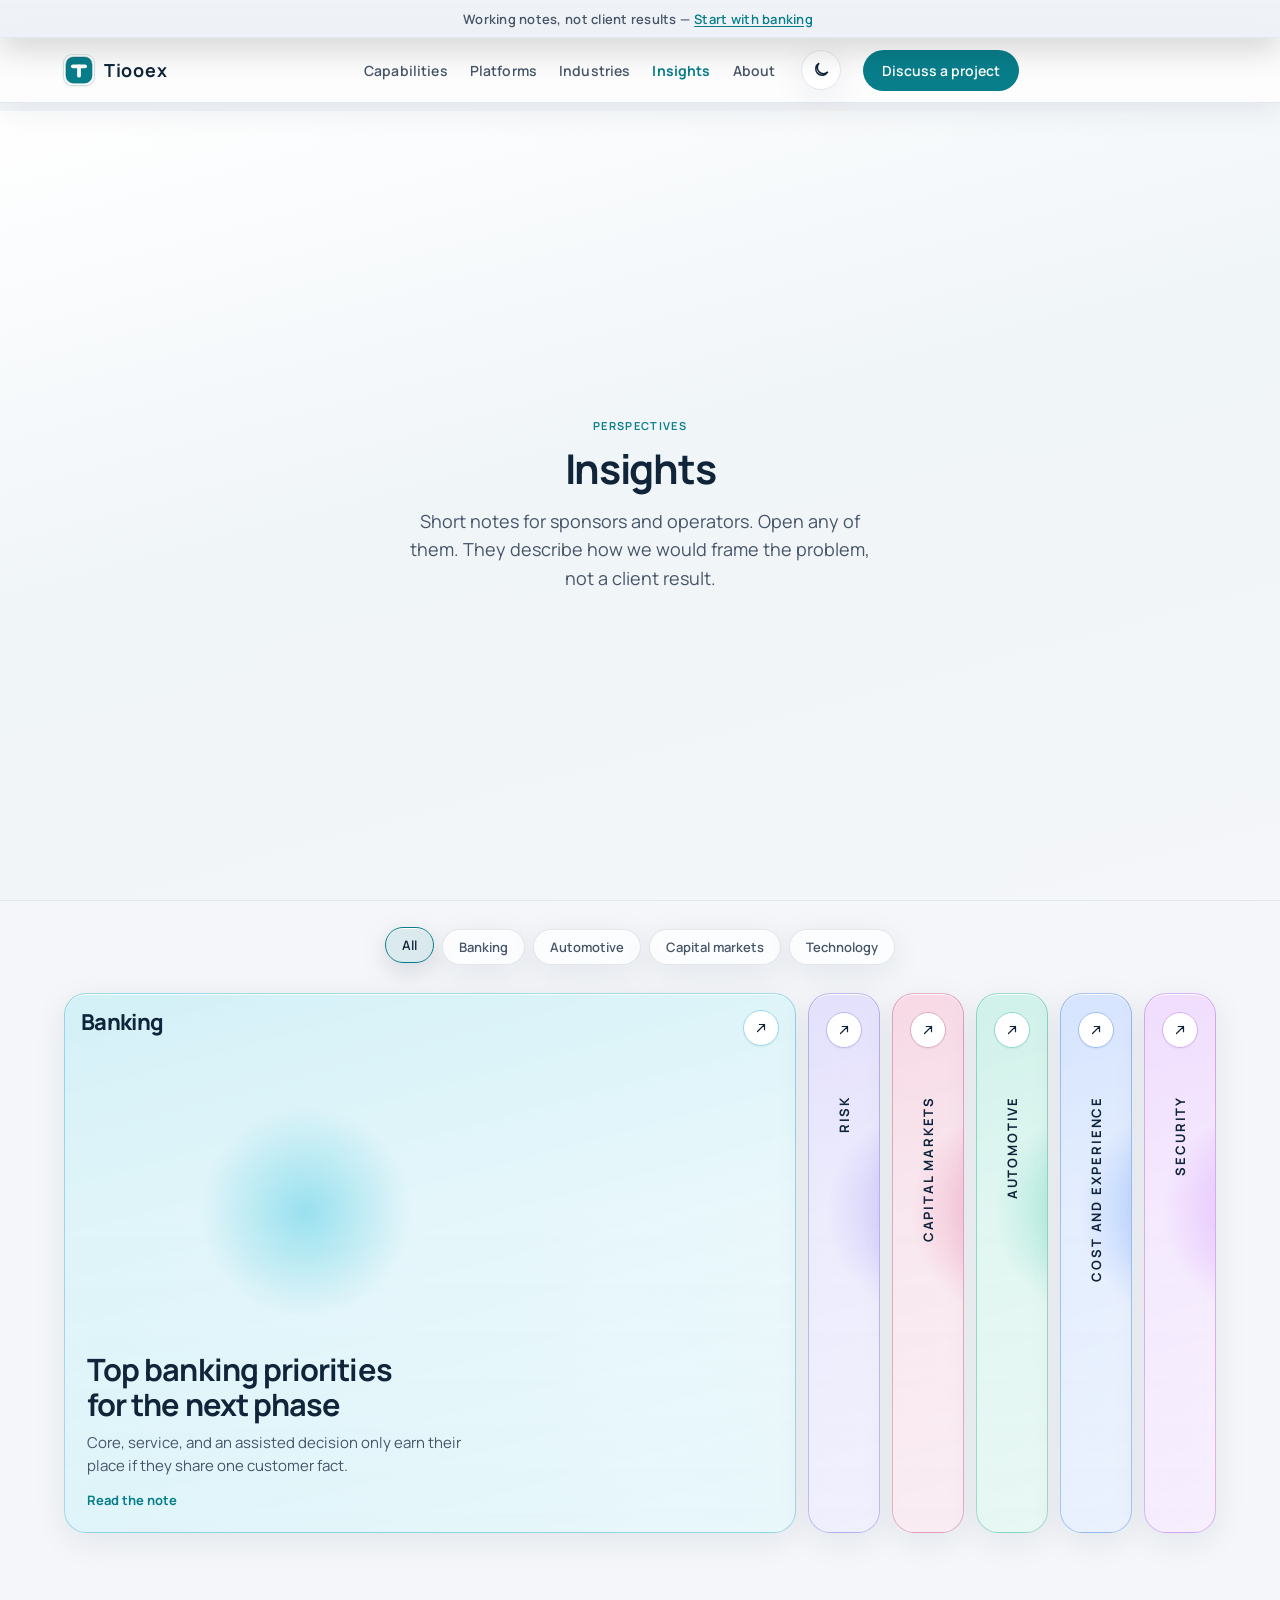
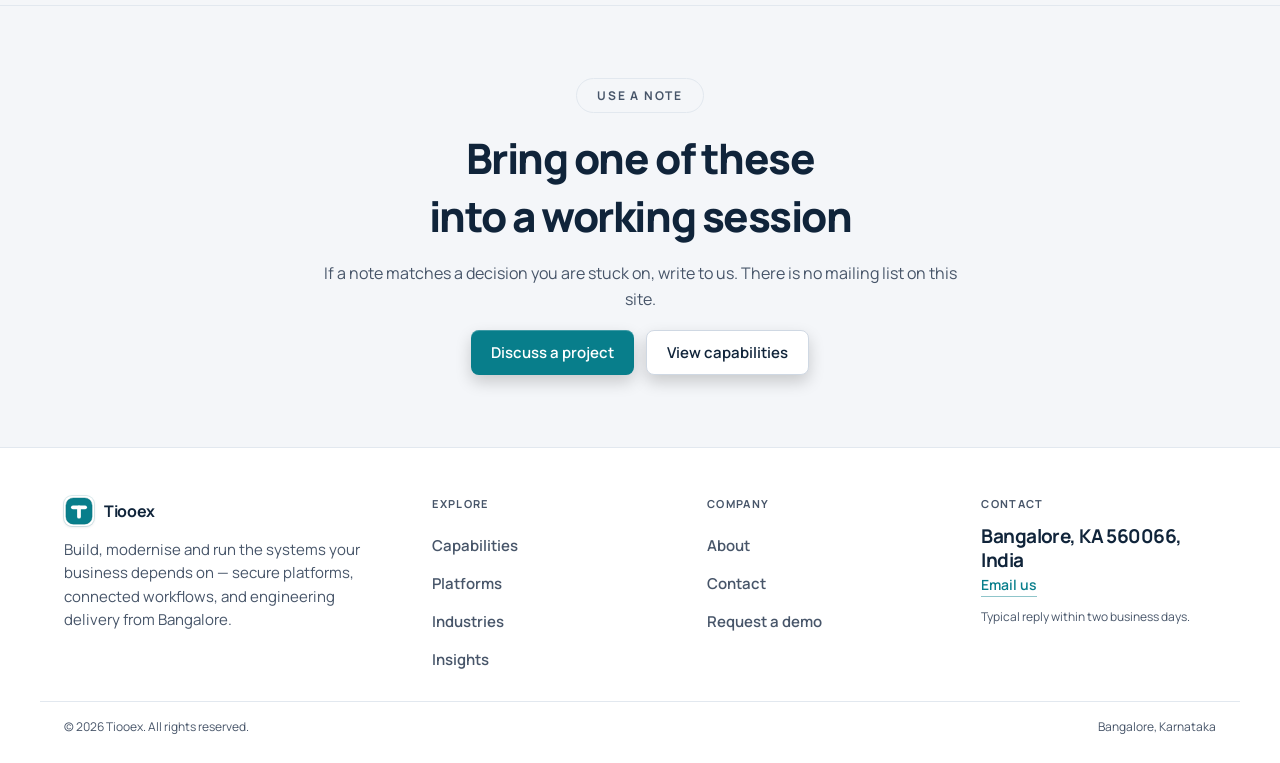
<file: blogs.html>
﻿<!DOCTYPE html>
<html lang="en">
<head>
    <meta charset="UTF-8">
    <meta name="viewport" content="width=device-width, initial-scale=1.0">    <script src="theme-init.js"></script>
    <script src="brand-head.js"></script>
    <title>Insights — Tiooex | Banking, Mobility, and Cybersecurity</title>
    <meta name="description" content="Tiooex notes on banking priorities, risk management, the digital core, mobility, cost and client experience, and cybersecurity. Points of view, not client results.">
    <meta name="keywords" content="Tiooex insights, banking priorities, risk management, digital core, digital mobility, cybersecurity">
    <meta name="author" content="Tiooex">
    <meta name="robots" content="index, follow">
    <meta property="og:title" content="Insights — Tiooex">
    <meta property="og:description" content="Notes on banking, risk, the digital core, mobility, cost and experience, and cybersecurity.">
    <meta property="og:type" content="website">
    <meta property="og:url" content="https://www.tiooex.in/blogs.html">
    <meta property="og:site_name" content="Tiooex">
    <meta property="og:locale" content="en_IN">
    <meta name="twitter:card" content="summary">
    <meta name="twitter:title" content="Insights — Tiooex">
    <meta name="twitter:description" content="Notes on banking, mobility, and cybersecurity. Points of view, not client results.">
    <link rel="canonical" href="https://www.tiooex.in/blogs.html">
    <link rel="icon" href="favicon.svg" type="image/svg+xml">
    <meta name="theme-color" content="#f4f6f9">
    <script type="application/ld+json">
    {
        "@context": "https://schema.org",
        "@type": "Blog",
        "name": "Tiooex Insights",
        "url": "https://www.tiooex.in/blogs.html",
        "description": "Points of view for sponsors and operators. They are not client results.",
        "publisher": { "@type": "Organization", "name": "Tiooex", "url": "https://www.tiooex.in/" },
        "blogPost": [
            { "@type": "BlogPosting", "headline": "Top banking priorities for the next phase", "url": "https://www.tiooex.in/blogs.html#banking-priorities" },
            { "@type": "BlogPosting", "headline": "Actioning next-generation risk management", "url": "https://www.tiooex.in/blogs.html#risk-management" },
            { "@type": "BlogPosting", "headline": "Reinventing the digital core", "url": "https://www.tiooex.in/blogs.html#digital-core" },
            { "@type": "BlogPosting", "headline": "What digital mobility leaders are getting right", "url": "https://www.tiooex.in/blogs.html#digital-mobility" },
            { "@type": "BlogPosting", "headline": "Reduce cost while improving client experience", "url": "https://www.tiooex.in/blogs.html#cost-experience" },
            { "@type": "BlogPosting", "headline": "Cybersecurity as an enabler of modernization", "url": "https://www.tiooex.in/blogs.html#cybersecurity-enabler" }
        ]
    }
    </script>
    <link rel="stylesheet" href="https://fonts.googleapis.com/css2?family=Manrope:wght@400;500;600;700;800&display=swap">
    <link rel="stylesheet" href="styles.css">
    <script>document.documentElement.classList.add("js")</script>
    <script defer src="content.js"></script>
    <script defer src="chrome.js"></script>
    <script defer src="script.js"></script>
</head>
<body class="page-blogs">
    <a class="skip-link" href="#main">Skip to content</a>
    <div class="progress" aria-hidden="true"></div>

    <div class="promo-bar">
        Working notes, not client results — <a href="#banking-priorities">Start with banking</a>
    </div>

    <div id="chrome-nav"></div>

    <main id="main">
    <section class="hero-full page-hero">
        <div class="hero-bg"></div>
        <div class="hero-content reveal text-center">
            <p class="hero-eyebrow">Perspectives</p>
            <h1 class="hero-title">Insights</h1>
            <p class="hero-sub">Short notes for sponsors and operators. Open any of them. They describe how we would frame the problem, not a client result.</p>
        </div>
    </section>
    <div class="filter-bar">
        <div class="pill-row" role="group" aria-label="Filter insights">
            <button type="button" class="pill-tag active" data-category="all" aria-pressed="true">All</button>
            <button type="button" class="pill-tag" data-category="banking" aria-pressed="false">Banking</button>
            <button type="button" class="pill-tag" data-category="automotive" aria-pressed="false">Automotive</button>
            <button type="button" class="pill-tag" data-category="capital markets" aria-pressed="false">Capital markets</button>
            <button type="button" class="pill-tag" data-category="technology" aria-pressed="false">Technology</button>
        </div>
    </div>
    <div class="reader-slot">
        <div id="reader-live" class="inline-detail" hidden></div>
    </div>
    <div class="strip-row" aria-label="Insights">
        <article class="strip filterable is-open" id="banking-priorities" data-category="banking">
            <div class="strip-top">
                <span class="strip-name">Banking</span>
                <button type="button" class="strip-arrow" aria-expanded="true" aria-label="Show Banking"><svg viewBox="0 0 16 16" width="14" height="14" aria-hidden="true"><path d="M4 12 L12 4 M6 4 H12 V10" fill="none" stroke="currentColor" stroke-width="1.4" stroke-linecap="round" stroke-linejoin="round"/></svg></button>
            </div>
            <div class="strip-copy">
                <h2>Top banking priorities for the next phase</h2>
                <p>Core, service, and an assisted decision only earn their place if they share one customer fact.</p>
                <button type="button" class="read-btn" data-open-article="banking-priorities">Read the note</button>
            </div>
        </article>
        <article class="strip filterable" id="risk-management" data-category="banking">
            <div class="strip-top">
                <span class="strip-name">Risk</span>
                <button type="button" class="strip-arrow" aria-expanded="false" aria-label="Show Risk"><svg viewBox="0 0 16 16" width="14" height="14" aria-hidden="true"><path d="M4 12 L12 4 M6 4 H12 V10" fill="none" stroke="currentColor" stroke-width="1.4" stroke-linecap="round" stroke-linejoin="round"/></svg></button>
            </div>
            <div class="strip-copy">
                <h2>Actioning next-generation risk management</h2>
                <p>The gap is rarely a missing dashboard. It is an event, a control, and an owner on three different clocks.</p>
                <button type="button" class="read-btn" data-open-article="risk-management">Read the note</button>
            </div>
        </article>
        <article class="strip filterable" id="digital-core" data-category="capital markets">
            <div class="strip-top">
                <span class="strip-name">Capital markets</span>
                <button type="button" class="strip-arrow" aria-expanded="false" aria-label="Show Capital markets"><svg viewBox="0 0 16 16" width="14" height="14" aria-hidden="true"><path d="M4 12 L12 4 M6 4 H12 V10" fill="none" stroke="currentColor" stroke-width="1.4" stroke-linecap="round" stroke-linejoin="round"/></svg></button>
            </div>
            <div class="strip-copy">
                <h2>Reinventing the digital core</h2>
                <p>Count the manual bridges on one client flow before you select another core.</p>
                <button type="button" class="read-btn" data-open-article="digital-core">Read the note</button>
            </div>
        </article>
        <article class="strip filterable" id="digital-mobility" data-category="automotive">
            <div class="strip-top">
                <span class="strip-name">Automotive</span>
                <button type="button" class="strip-arrow" aria-expanded="false" aria-label="Show Automotive"><svg viewBox="0 0 16 16" width="14" height="14" aria-hidden="true"><path d="M4 12 L12 4 M6 4 H12 V10" fill="none" stroke="currentColor" stroke-width="1.4" stroke-linecap="round" stroke-linejoin="round"/></svg></button>
            </div>
            <div class="strip-copy">
                <h2>What digital mobility leaders are getting right</h2>
                <p>Follow one connected failure from the vehicle to a closed workshop job.</p>
                <button type="button" class="read-btn" data-open-article="digital-mobility">Read the note</button>
            </div>
        </article>
        <article class="strip filterable" id="cost-experience" data-category="capital markets">
            <div class="strip-top">
                <span class="strip-name">Cost and experience</span>
                <button type="button" class="strip-arrow" aria-expanded="false" aria-label="Show Cost and experience"><svg viewBox="0 0 16 16" width="14" height="14" aria-hidden="true"><path d="M4 12 L12 4 M6 4 H12 V10" fill="none" stroke="currentColor" stroke-width="1.4" stroke-linecap="round" stroke-linejoin="round"/></svg></button>
            </div>
            <div class="strip-copy">
                <h2>Reduce cost while improving client experience</h2>
                <p>Cost takeout and a new portal miss the same place: the exception path.</p>
                <button type="button" class="read-btn" data-open-article="cost-experience">Read the note</button>
            </div>
        </article>
        <article class="strip filterable" id="cybersecurity-enabler" data-category="technology">
            <div class="strip-top">
                <span class="strip-name">Security</span>
                <button type="button" class="strip-arrow" aria-expanded="false" aria-label="Show Security"><svg viewBox="0 0 16 16" width="14" height="14" aria-hidden="true"><path d="M4 12 L12 4 M6 4 H12 V10" fill="none" stroke="currentColor" stroke-width="1.4" stroke-linecap="round" stroke-linejoin="round"/></svg></button>
            </div>
            <div class="strip-copy">
                <h2>Cybersecurity as an enabler of modernization</h2>
                <p>Programs can meet a one-page release bar. They cannot meet a veto that arrives after the architecture is promised.</p>
                <button type="button" class="read-btn" data-open-article="cybersecurity-enabler">Read the note</button>
            </div>
        </article>
        <p class="empty-note" id="insight-empty" hidden>No notes in that sector yet.</p>
    </div>

    <section class="cta-section">
        <div class="cta-inner reveal">
            <span class="trial-badge">Use a note</span>
            <h2 class="cta-title">Bring one of these into a working session</h2>
            <p class="cta-desc">If a note matches a decision you are stuck on, write to us. There is no mailing list on this site.</p>
            <div class="cta-buttons">
                <a href="contact" class="btn btn-primary">Discuss a project</a>
                <a href="products" class="btn btn-secondary">View capabilities</a>
            </div>
        </div>
    </section>
    </main>

    <!-- ═══ Footer ═══ -->
    <div id="chrome-footer"></div>

</body>
</html>
</file>
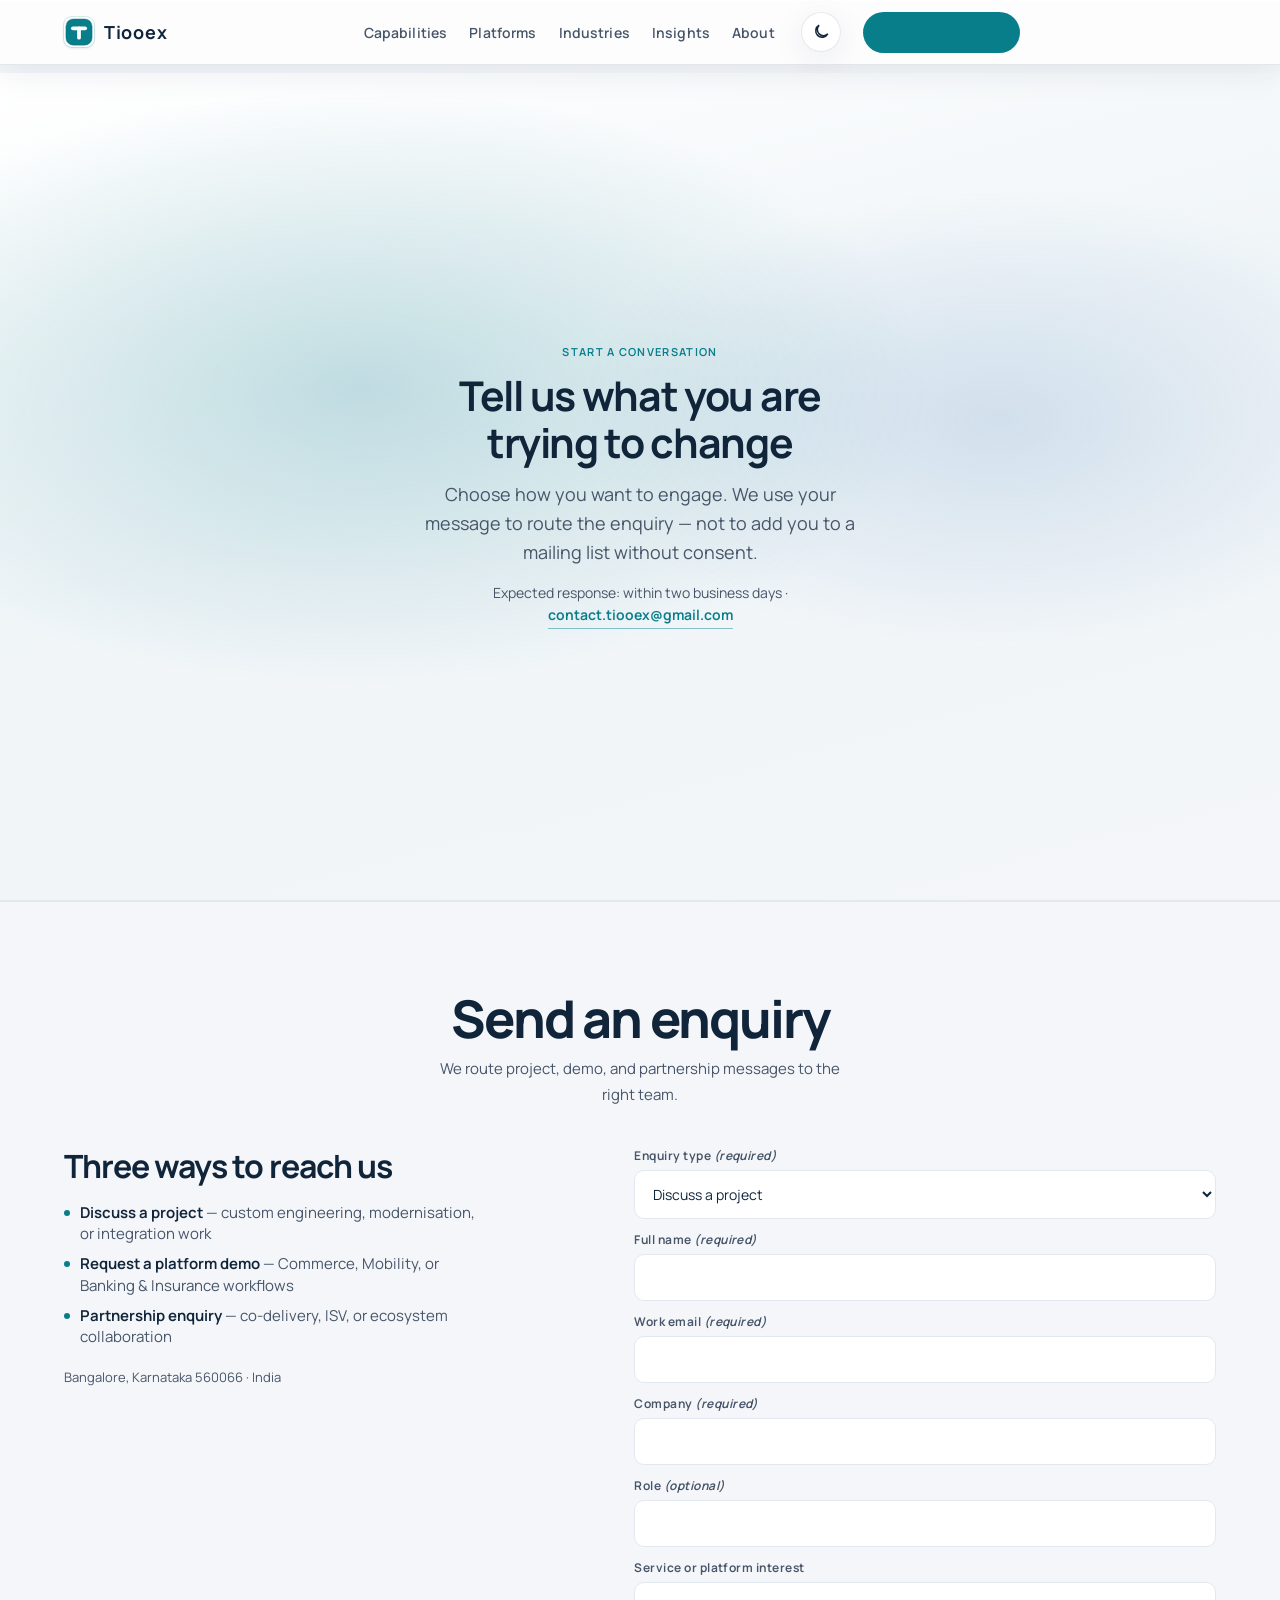
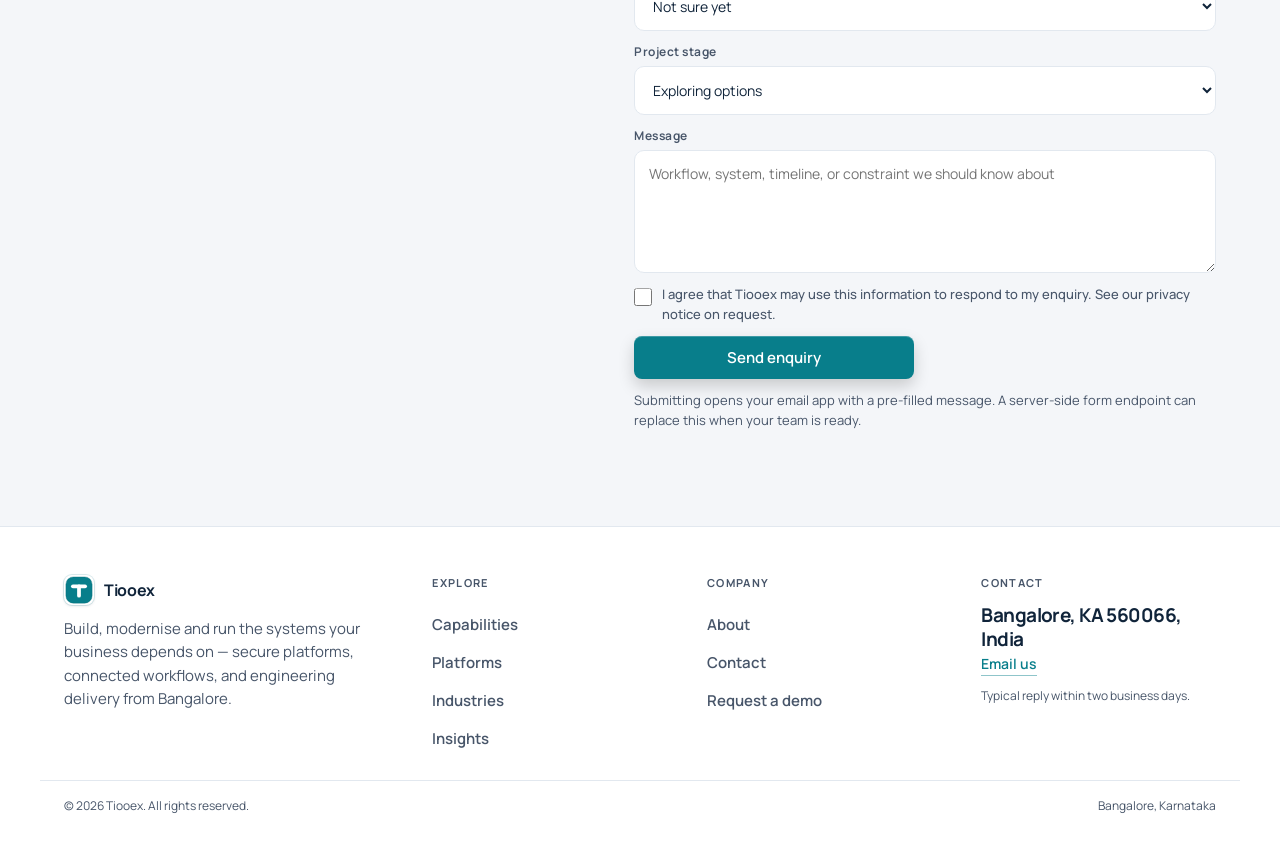
<file: contact.html>
﻿<!DOCTYPE html>
<html lang="en">
<head>
    <meta charset="UTF-8">
    <meta name="viewport" content="width=device-width, initial-scale=1.0">    <script src="theme-init.js"></script>
    <script src="brand-head.js"></script>
    <title>Contact &amp; Start a Project — Tiooex</title>
    <meta name="description" content="Discuss a project, request a platform demo, or send a partnership enquiry to Tiooex. Bangalore, India. We respond within two business days.">
    <meta name="robots" content="index, follow">
    <meta property="og:title" content="Contact — Tiooex">
    <meta property="og:description" content="Start a project conversation with Tiooex. Software engineering, cloud, data, AI, and business platforms.">
    <meta property="og:type" content="website">
    <meta property="og:url" content="https://www.tiooex.in/contact.html">
    <meta property="og:site_name" content="Tiooex">
    <meta name="application-name" content="Tiooex">
    <link rel="canonical" href="https://www.tiooex.in/contact.html">
    <link rel="icon" href="favicon.svg" type="image/svg+xml">
    <meta name="theme-color" content="#f4f6f9">
    <link rel="stylesheet" href="https://fonts.googleapis.com/css2?family=Manrope:wght@400;500;600;700;800&display=swap">
    <link rel="stylesheet" href="styles.css">
    <script>document.documentElement.classList.add("js")</script>
    <script defer src="content.js"></script>
    <script defer src="chrome.js"></script>
    <script defer src="script.js"></script>
</head>
<body class="page-contact">
    <a class="skip-link" href="#main">Skip to content</a>
    <div class="progress" aria-hidden="true"></div>

    <div id="chrome-nav"></div>

    <main id="main">
        <section class="hero-full page-hero">
            <div class="hero-bg"></div>
            <div class="hero-content reveal text-center">
                <p class="hero-eyebrow">Start a conversation</p>
                <h1 class="hero-title">Tell us what you are trying to change</h1>
                <p class="hero-sub">Choose how you want to engage. We use your message to route the enquiry — not to add you to a mailing list without consent.</p>
                <p class="form-note hero-note">Expected response: within two business days · <span class="footer-mail">contact.tiooex@gmail.com</span></p>
            </div>
        </section>

        <section class="section-block page-contact__section" id="contact">
            <div class="contact-layout site-wrap">
            <header class="seg-head seg-head-center contact-head">
                <h2>Send an enquiry</h2>
                <p class="section-lead">We route project, demo, and partnership messages to the right team.</p>
            </header>
            <div class="inquiry reveal">
                <div class="inquiry-aside">
                    <h3 class="contact-aside-title">Three ways to reach us</h3>
                    <ul class="swap-points contact-aside-points">
                        <li><strong>Discuss a project</strong> — custom engineering, modernisation, or integration work</li>
                        <li><strong>Request a platform demo</strong> — Commerce, Mobility, or Banking &amp; Insurance workflows</li>
                        <li><strong>Partnership enquiry</strong> — co-delivery, ISV, or ecosystem collaboration</li>
                    </ul>
                    <p class="form-note contact-location">Bangalore, Karnataka 560066 · India</p>
                </div>
                <form id="inquiry-form" class="inquiry-form" novalidate>
                    <div id="form-errors" class="form-errors empty-note" role="alert" hidden></div>
                    <label class="field">
                        <span>Enquiry type <em>(required)</em></span>
                        <select name="route" id="field-route" required>
                            <option value="project">Discuss a project</option>
                            <option value="demo">Request a platform demo</option>
                            <option value="partnership">Partnership enquiry</option>
                        </select>
                    </label>
                    <label class="field">
                        <span>Full name <em>(required)</em></span>
                        <input name="name" type="text" autocomplete="name" required maxlength="120">
                    </label>
                    <label class="field">
                        <span>Work email <em>(required)</em></span>
                        <input name="email" type="email" autocomplete="email" required maxlength="160">
                    </label>
                    <label class="field">
                        <span>Company <em>(required)</em></span>
                        <input name="organization" type="text" autocomplete="organization" required maxlength="160">
                    </label>
                    <label class="field">
                        <span>Role <em>(optional)</em></span>
                        <input name="role" type="text" autocomplete="organization-title" maxlength="120">
                    </label>
                    <label class="field">
                        <span>Service or platform interest</span>
                        <select name="need" id="field-need">
                            <option value="Not sure yet">Not sure yet</option>
                            <option value="Software & digital engineering">Software &amp; digital engineering</option>
                            <option value="Cloud & DevOps">Cloud &amp; DevOps</option>
                            <option value="Data & AI">Data &amp; AI</option>
                            <option value="Cybersecurity">Cybersecurity</option>
                            <option value="Commerce platform">Commerce platform</option>
                            <option value="Mobility platform">Mobility platform</option>
                            <option value="Banking & insurance platform">Banking &amp; insurance platform</option>
                            <option value="Industry workflow">Industry-specific workflow</option>
                        </select>
                    </label>
                    <label class="field">
                        <span>Project stage</span>
                        <select name="stage">
                            <option value="Exploring options">Exploring options</option>
                            <option value="Defined initiative">Defined initiative with budget owner</option>
                            <option value="Active RFP or vendor selection">Active RFP or vendor selection</option>
                            <option value="Pilot or proof in progress">Pilot or proof in progress</option>
                        </select>
                    </label>
                    <label class="field">
                        <span>Message</span>
                        <textarea name="message" rows="5" maxlength="4000" placeholder="Workflow, system, timeline, or constraint we should know about"></textarea>
                    </label>
                    <label class="field field--consent">
                        <input name="consent" type="checkbox" required>
                        <span>I agree that Tiooex may use this information to respond to my enquiry. See our privacy notice on request.</span>
                    </label>
                    <button type="submit" class="btn btn-primary">Send enquiry</button>
                    <p id="inquiry-status" class="form-status" hidden role="status"></p>
                    <p class="form-note">Submitting opens your email app with a pre-filled message. A server-side form endpoint can replace this when your team is ready.</p>
                </form>
            </div>
            </div>
        </section>
    </main>

    <div id="chrome-footer"></div>
</body>
</html>
</file>
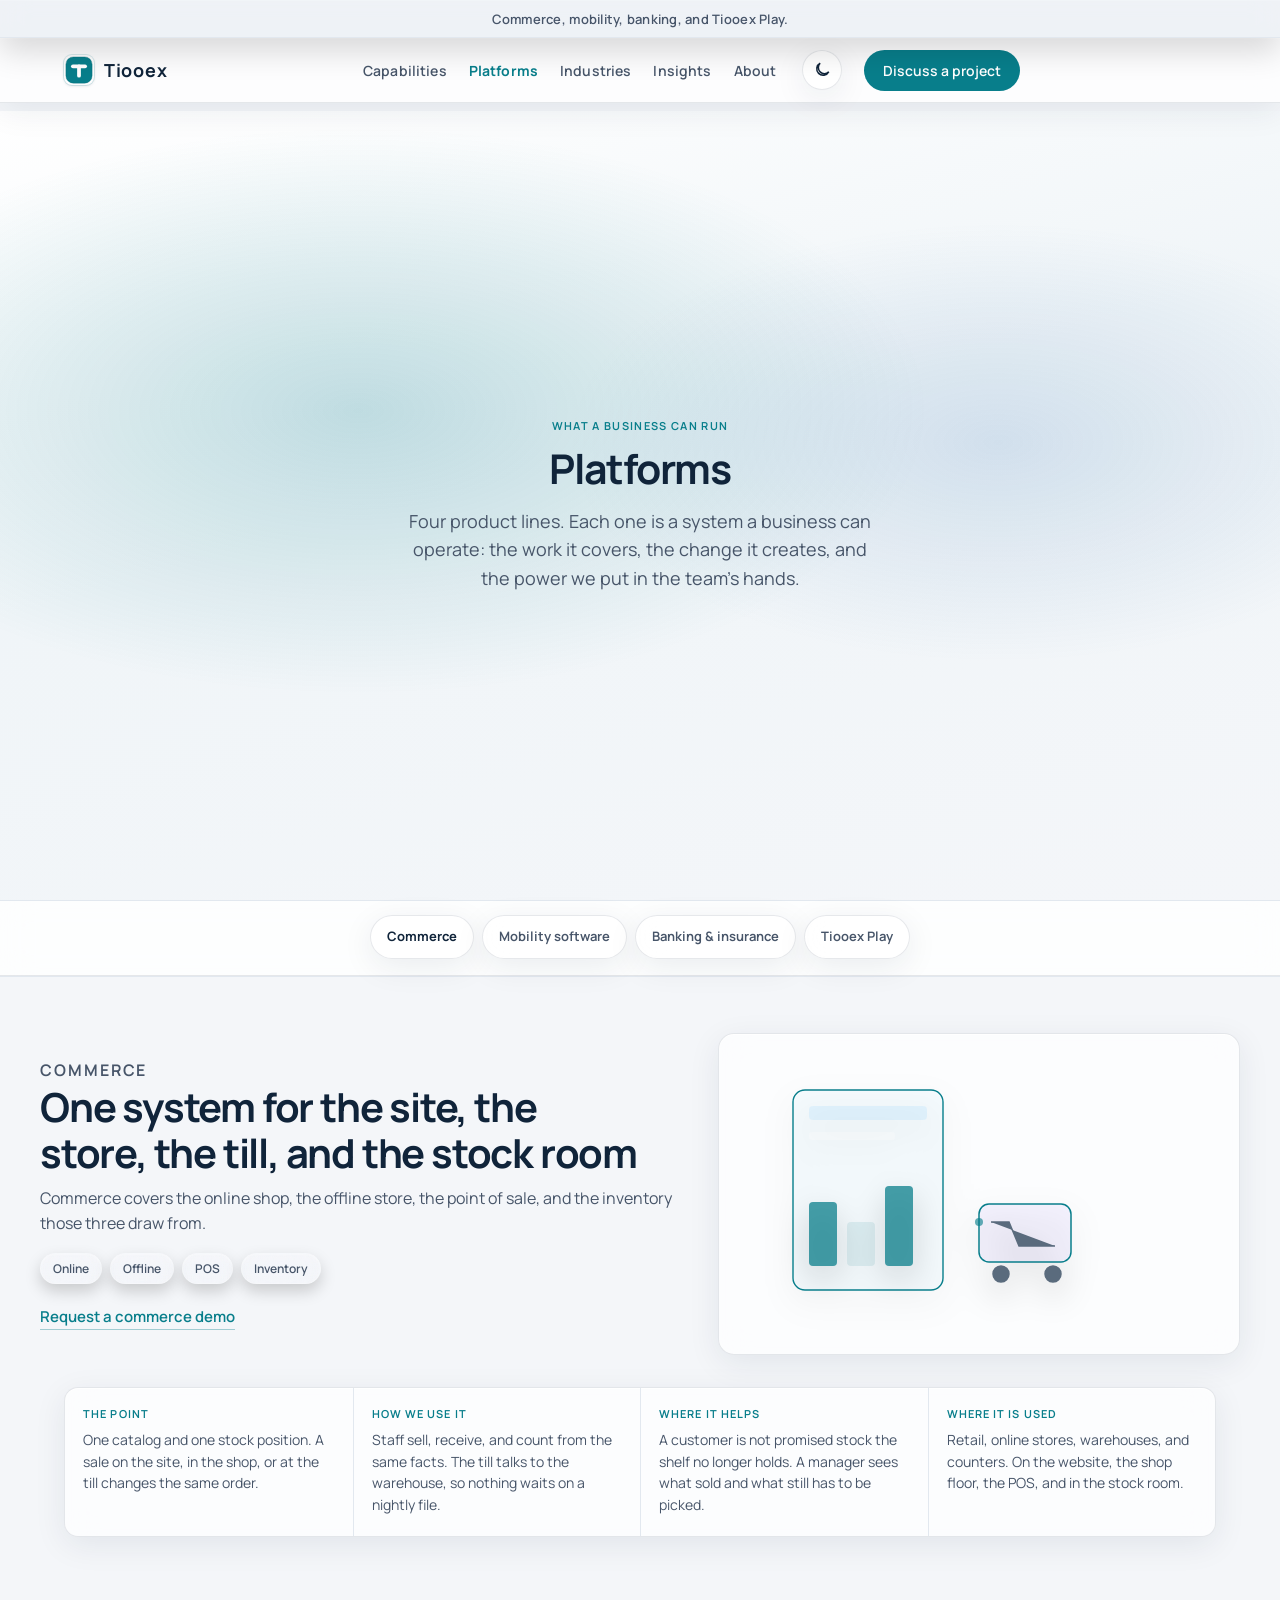
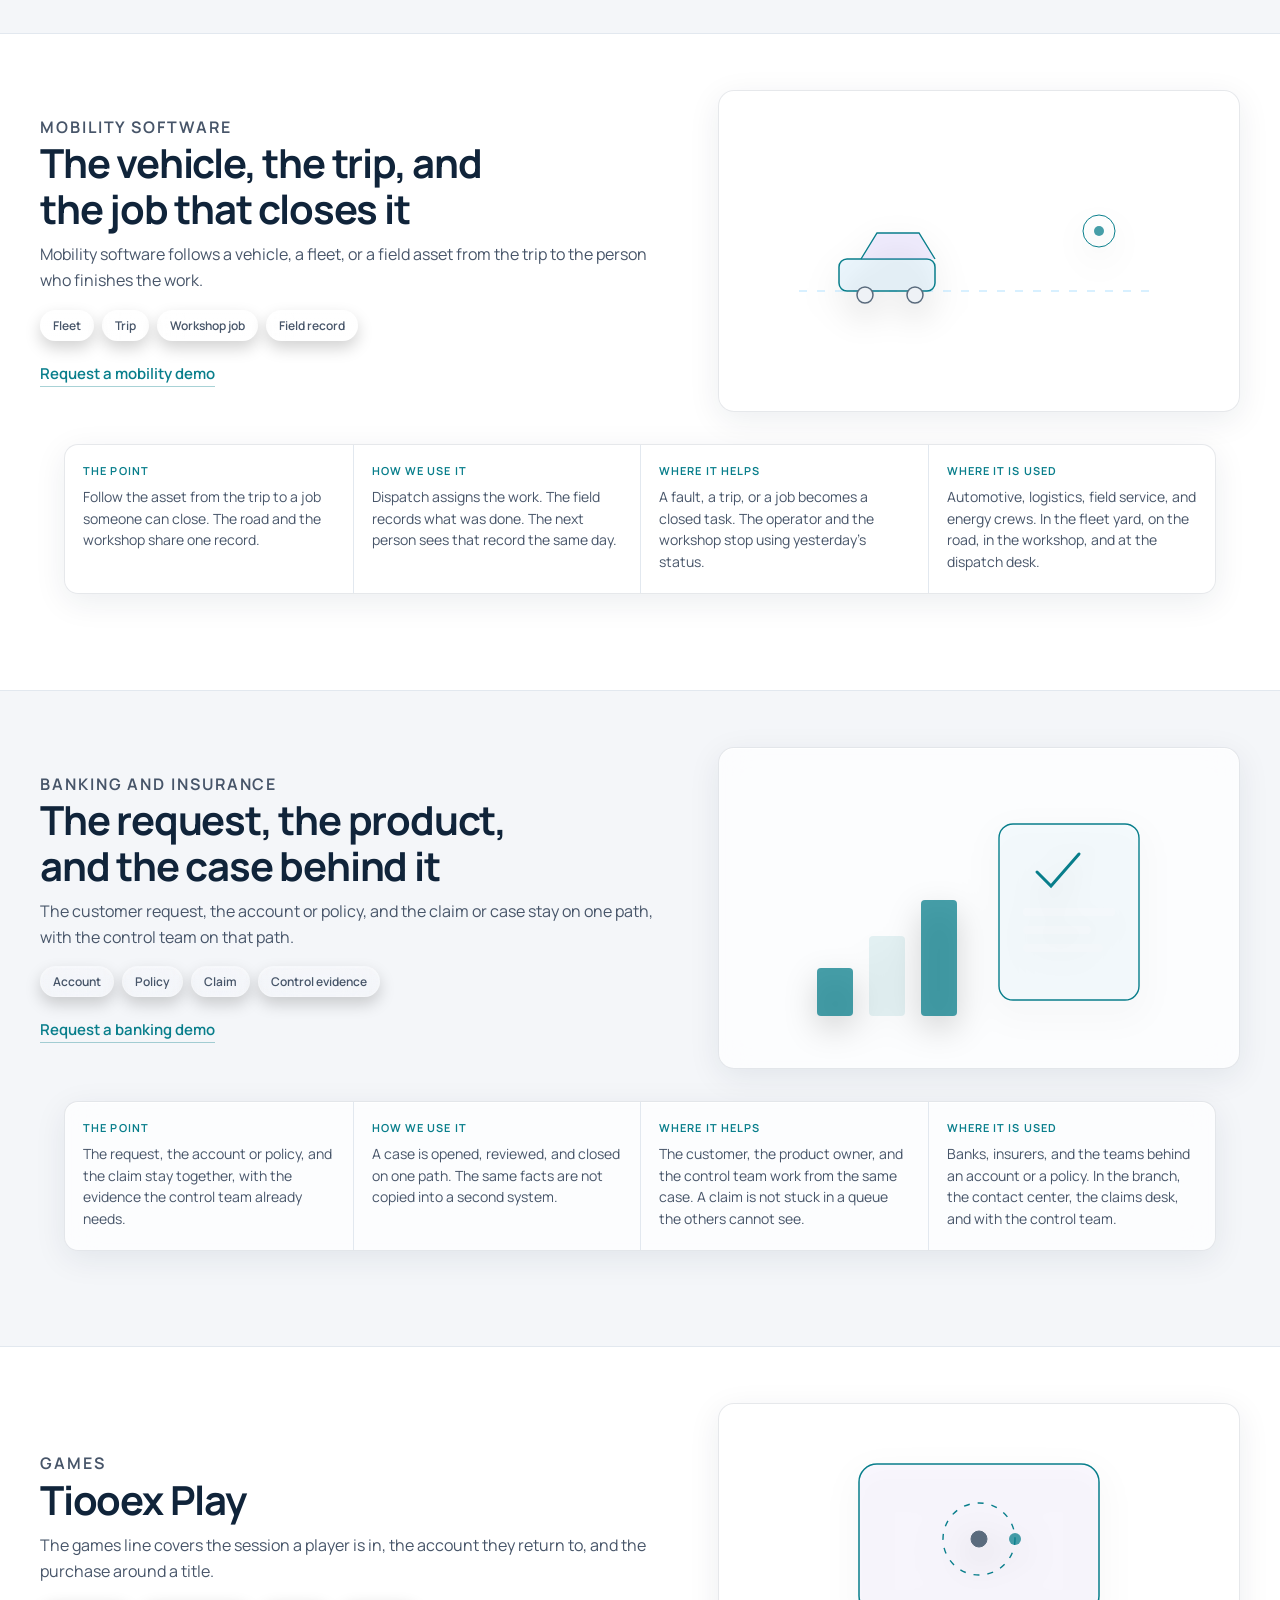
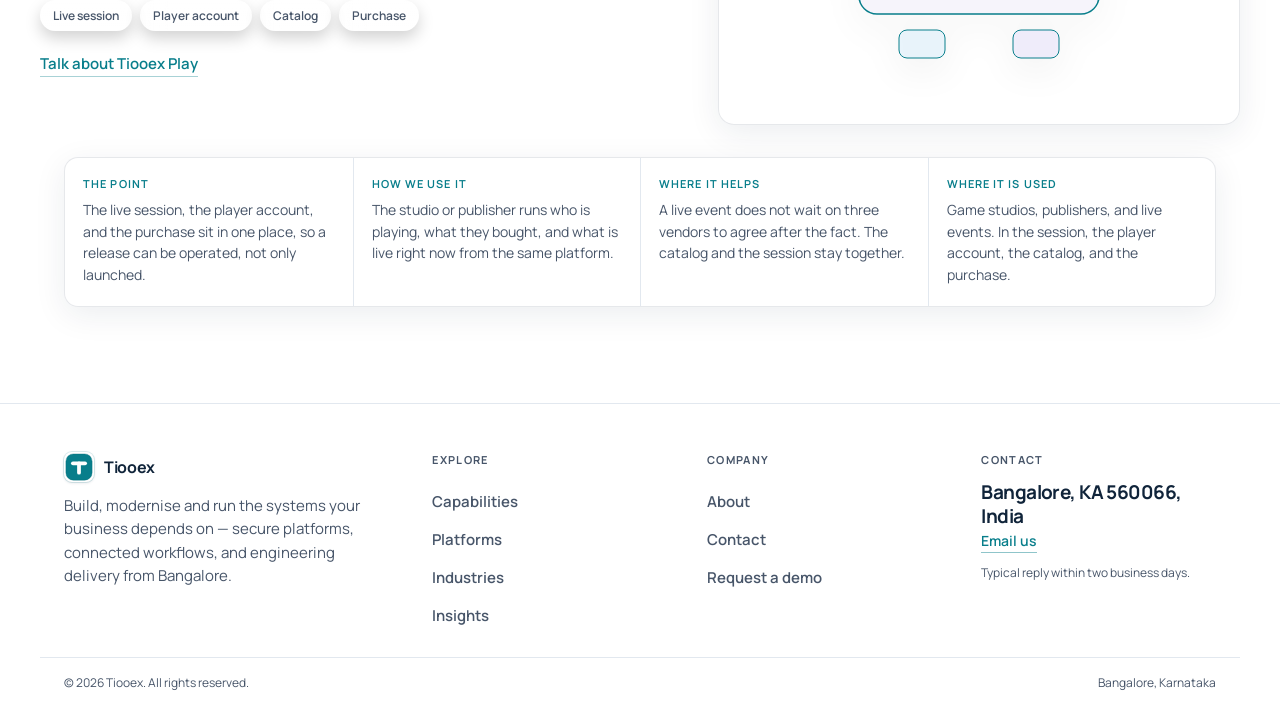
<file: platforms.html>
﻿<!DOCTYPE html>
<html lang="en">
<head>
    <meta charset="UTF-8">
    <meta name="viewport" content="width=device-width, initial-scale=1.0">    <script src="theme-init.js"></script>
    <script src="brand-head.js"></script>
    <title>Platforms — Tiooex | Commerce, Mobility, Banking, Play</title>
    <meta name="description" content="Tiooex platforms: commerce across online, offline, POS, and inventory; mobility software; banking and insurance; and Tiooex Play.">
    <meta name="keywords" content="Tiooex platforms, commerce, POS, inventory, mobility software, banking, insurance, Tiooex Play, Bangalore">
    <meta name="author" content="Tiooex">
    <meta name="robots" content="index, follow">
    <meta property="og:title" content="Platforms — Tiooex">
    <meta property="og:description" content="Commerce, mobility software, banking and insurance, and Tiooex Play. What each platform changes, and how a business runs it.">
    <meta property="og:type" content="website">
    <meta property="og:url" content="https://www.tiooex.in/platforms.html">
    <meta property="og:site_name" content="Tiooex">
    <meta property="og:locale" content="en_IN">
    <meta name="twitter:card" content="summary">
    <meta name="twitter:title" content="Platforms — Tiooex">
    <meta name="twitter:description" content="Commerce, mobility, banking and insurance, and Tiooex Play.">
    <link rel="canonical" href="https://www.tiooex.in/platforms.html">
    <link rel="icon" href="favicon.svg" type="image/svg+xml">
    <meta name="theme-color" content="#f4f6f9">
    <link rel="stylesheet" href="https://fonts.googleapis.com/css2?family=Manrope:wght@400;500;600;700;800&display=swap">
    <link rel="stylesheet" href="styles.css">
    <script>document.documentElement.classList.add("js")</script>
    <script defer src="content.js"></script>
    <script defer src="chrome.js"></script>
    <script defer src="script.js"></script>
</head>
<body class="page-platforms">
    <a class="skip-link" href="#main">Skip to content</a>
    <div class="progress" aria-hidden="true"></div>

    <div class="promo-bar">
        Commerce, mobility, banking, and Tiooex Play.
    </div>

    <div id="chrome-nav"></div>

    <main id="main">
    <section class="hero-full page-hero">
        <div class="hero-bg"></div>
        <div class="hero-content reveal text-center">
            <p class="hero-eyebrow">What a business can run</p>
            <h1 class="hero-title">Platforms</h1>
            <p class="hero-sub">Four product lines. Each one is a system a business can operate: the work it covers, the change it creates, and the power we put in the team’s hands.</p>
        </div>
    </section>

    <div class="plat-jump-shell">
        <nav class="plat-jump" aria-label="Jump to platform">
            <a href="#commerce">Commerce</a>
            <a href="#mobility">Mobility software</a>
            <a href="#banking">Banking &amp; insurance</a>
            <a href="#play">Tiooex Play</a>
        </nav>
    </div>

    <article class="plat" id="commerce">
        <div class="plat-copy reveal">
            <p class="plat-kicker">Commerce</p>
            <h2>One system for the site, the store, the till, and the stock room</h2>
            <p>Commerce covers the online shop, the offline store, the point of sale, and the inventory those three draw from.</p>
            <ul class="plat-covers">
                <li>Online</li>
                <li>Offline</li>
                <li>POS</li>
                <li>Inventory</li>
            </ul>
            <a class="swap-link" href="contact?route=demo&amp;need=Commerce%20platform">Request a commerce demo</a>
        </div>
        <div class="plat-visual reveal" aria-hidden="true">
            <svg viewBox="0 0 420 280">
                <rect x="24" y="36" width="150" height="200" rx="12" fill="rgba(143,212,255,.06)" stroke="#8fd4ff" stroke-width="1.4"/>
                <rect x="40" y="52" width="118" height="14" rx="4" fill="rgba(143,212,255,.2)"/>
                <rect x="40" y="78" width="86" height="8" rx="3" fill="rgba(255,255,255,.18)"/>
                <rect x="40" y="148" width="28" height="64" rx="4" fill="#8fd4ff" class="plat-bar"/>
                <rect x="78" y="168" width="28" height="44" rx="4" fill="#b9a6ff" class="plat-bar lag-a"/>
                <rect x="116" y="132" width="28" height="80" rx="4" fill="#8fd4ff" class="plat-bar lag-b"/>
                <g class="plat-cart">
                    <rect x="210" y="150" width="92" height="58" rx="10" fill="rgba(185,166,255,.12)" stroke="#b9a6ff" stroke-width="1.5"/>
                    <circle cx="232" cy="220" r="8" fill="none" stroke="#f4f8fc" stroke-width="1.5"/>
                    <circle cx="284" cy="220" r="8" fill="none" stroke="#f4f8fc" stroke-width="1.5"/>
                    <path d="M222 168 h18 l10 24 h36" fill="none" stroke="#f4f8fc" stroke-width="1.5"/>
                </g>
                <circle cx="210" cy="168" r="4" fill="#087e8b" opacity=".85"/>
            </svg>
        </div>
        <div class="plat-detail reveal">
            <div>
                <h3>The point</h3>
                <p>One catalog and one stock position. A sale on the site, in the shop, or at the till changes the same order.</p>
            </div>
            <div>
                <h3>How we use it</h3>
                <p>Staff sell, receive, and count from the same facts. The till talks to the warehouse, so nothing waits on a nightly file.</p>
            </div>
            <div>
                <h3>Where it helps</h3>
                <p>A customer is not promised stock the shelf no longer holds. A manager sees what sold and what still has to be picked.</p>
            </div>
            <div>
                <h3>Where it is used</h3>
                <p>Retail, online stores, warehouses, and counters. On the website, the shop floor, the POS, and in the stock room.</p>
            </div>
        </div>
    </article>

    <article class="plat is-alt" id="mobility">
        <div class="plat-copy reveal">
            <p class="plat-kicker">Mobility software</p>
            <h2>The vehicle, the trip, and the job that closes it</h2>
            <p>Mobility software follows a vehicle, a fleet, or a field asset from the trip to the person who finishes the work.</p>
            <ul class="plat-covers">
                <li>Fleet</li>
                <li>Trip</li>
                <li>Workshop job</li>
                <li>Field record</li>
            </ul>
            <a class="swap-link" href="contact?route=demo&amp;need=Mobility%20platform">Request a mobility demo</a>
        </div>
        <div class="plat-visual reveal" aria-hidden="true">
            <svg viewBox="0 0 420 280">
                <path d="M30 180 H390" stroke="rgba(143,212,255,.35)" stroke-width="2" stroke-dasharray="8 10"/>
                <circle cx="330" cy="120" r="16" fill="none" stroke="#8fd4ff" class="plat-ping"/>
                <circle cx="330" cy="120" r="5" fill="#8fd4ff"/>
                <g class="plat-car">
                    <rect x="70" y="148" width="96" height="32" rx="8" fill="rgba(143,212,255,.16)" stroke="#8fd4ff" stroke-width="1.5"/>
                    <path d="M92 148 L108 122 H150 L166 148" fill="rgba(185,166,255,.2)" stroke="#b9a6ff" stroke-width="1.4"/>
                    <circle cx="96" cy="184" r="8" fill="#f4f6f9" stroke="#f4f8fc" stroke-width="1.5"/>
                    <circle cx="146" cy="184" r="8" fill="#f4f6f9" stroke="#f4f8fc" stroke-width="1.5"/>
                </g>
            </svg>
        </div>
        <div class="plat-detail reveal">
            <div>
                <h3>The point</h3>
                <p>Follow the asset from the trip to a job someone can close. The road and the workshop share one record.</p>
            </div>
            <div>
                <h3>How we use it</h3>
                <p>Dispatch assigns the work. The field records what was done. The next person sees that record the same day.</p>
            </div>
            <div>
                <h3>Where it helps</h3>
                <p>A fault, a trip, or a job becomes a closed task. The operator and the workshop stop using yesterday’s status.</p>
            </div>
            <div>
                <h3>Where it is used</h3>
                <p>Automotive, logistics, field service, and energy crews. In the fleet yard, on the road, in the workshop, and at the dispatch desk.</p>
            </div>
        </div>
    </article>

    <article class="plat" id="banking">
        <div class="plat-copy reveal">
            <p class="plat-kicker">Banking and insurance</p>
            <h2>The request, the product, and the case behind it</h2>
            <p>The customer request, the account or policy, and the claim or case stay on one path, with the control team on that path.</p>
            <ul class="plat-covers">
                <li>Account</li>
                <li>Policy</li>
                <li>Claim</li>
                <li>Control evidence</li>
            </ul>
            <a class="swap-link" href="contact?route=demo&amp;need=Banking%20%26%20insurance%20platform">Request a banking demo</a>
        </div>
        <div class="plat-visual reveal" aria-hidden="true">
            <svg viewBox="0 0 420 280">
                <rect x="48" y="200" width="36" height="48" rx="4" fill="#8fd4ff" class="plat-col"/>
                <rect x="100" y="168" width="36" height="80" rx="4" fill="#b9a6ff" class="plat-col lag-a"/>
                <rect x="152" y="132" width="36" height="116" rx="4" fill="#8fd4ff" class="plat-col lag-b"/>
                <rect x="230" y="56" width="140" height="176" rx="14" fill="rgba(143,212,255,.06)" stroke="#8fd4ff" stroke-width="1.4"/>
                <path d="M268 104 l14 14 28-32" fill="none" stroke="#b9a6ff" stroke-width="3" stroke-linecap="round" class="plat-pad"/>
                <rect x="254" y="140" width="92" height="8" rx="3" fill="rgba(255,255,255,.2)"/>
                <rect x="254" y="158" width="68" height="8" rx="3" fill="rgba(255,255,255,.14)"/>
                <rect x="254" y="176" width="80" height="8" rx="3" fill="rgba(255,255,255,.14)"/>
            </svg>
        </div>
        <div class="plat-detail reveal">
            <div>
                <h3>The point</h3>
                <p>The request, the account or policy, and the claim stay together, with the evidence the control team already needs.</p>
            </div>
            <div>
                <h3>How we use it</h3>
                <p>A case is opened, reviewed, and closed on one path. The same facts are not copied into a second system.</p>
            </div>
            <div>
                <h3>Where it helps</h3>
                <p>The customer, the product owner, and the control team work from the same case. A claim is not stuck in a queue the others cannot see.</p>
            </div>
            <div>
                <h3>Where it is used</h3>
                <p>Banks, insurers, and the teams behind an account or a policy. In the branch, the contact center, the claims desk, and with the control team.</p>
            </div>
        </div>
    </article>

    <article class="plat is-alt" id="play">
        <div class="plat-copy reveal">
            <p class="plat-kicker">Games</p>
            <h2>Tiooex Play</h2>
            <p>The games line covers the session a player is in, the account they return to, and the purchase around a title.</p>
            <ul class="plat-covers">
                <li>Live session</li>
                <li>Player account</li>
                <li>Catalog</li>
                <li>Purchase</li>
            </ul>
            <a class="swap-link" href="contact?route=demo&amp;need=Tiooex%20Play">Talk about Tiooex Play</a>
        </div>
        <div class="plat-visual reveal" aria-hidden="true">
            <svg viewBox="0 0 420 280">
                <rect x="90" y="40" width="240" height="150" rx="18" fill="rgba(185,166,255,.08)" stroke="#b9a6ff" stroke-width="1.5"/>
                <g class="plat-spin">
                    <circle cx="210" cy="115" r="36" fill="none" stroke="#8fd4ff" stroke-width="1.4" stroke-dasharray="6 8"/>
                    <circle cx="246" cy="115" r="6" fill="#8fd4ff"/>
                </g>
                <circle cx="210" cy="115" r="8" fill="#f4f8fc"/>
                <rect x="130" y="206" width="46" height="28" rx="8" fill="rgba(143,212,255,.16)" stroke="#8fd4ff" class="plat-pad"/>
                <rect x="244" y="206" width="46" height="28" rx="8" fill="rgba(185,166,255,.16)" stroke="#b9a6ff" class="plat-pad d2"/>
            </svg>
        </div>
        <div class="plat-detail reveal">
            <div>
                <h3>The point</h3>
                <p>The live session, the player account, and the purchase sit in one place, so a release can be operated, not only launched.</p>
            </div>
            <div>
                <h3>How we use it</h3>
                <p>The studio or publisher runs who is playing, what they bought, and what is live right now from the same platform.</p>
            </div>
            <div>
                <h3>Where it helps</h3>
                <p>A live event does not wait on three vendors to agree after the fact. The catalog and the session stay together.</p>
            </div>
            <div>
                <h3>Where it is used</h3>
                <p>Game studios, publishers, and live events. In the session, the player account, the catalog, and the purchase.</p>
            </div>
        </div>
    </article>
    </main>

    <div id="chrome-footer"></div>
</body>
</html>
</file>
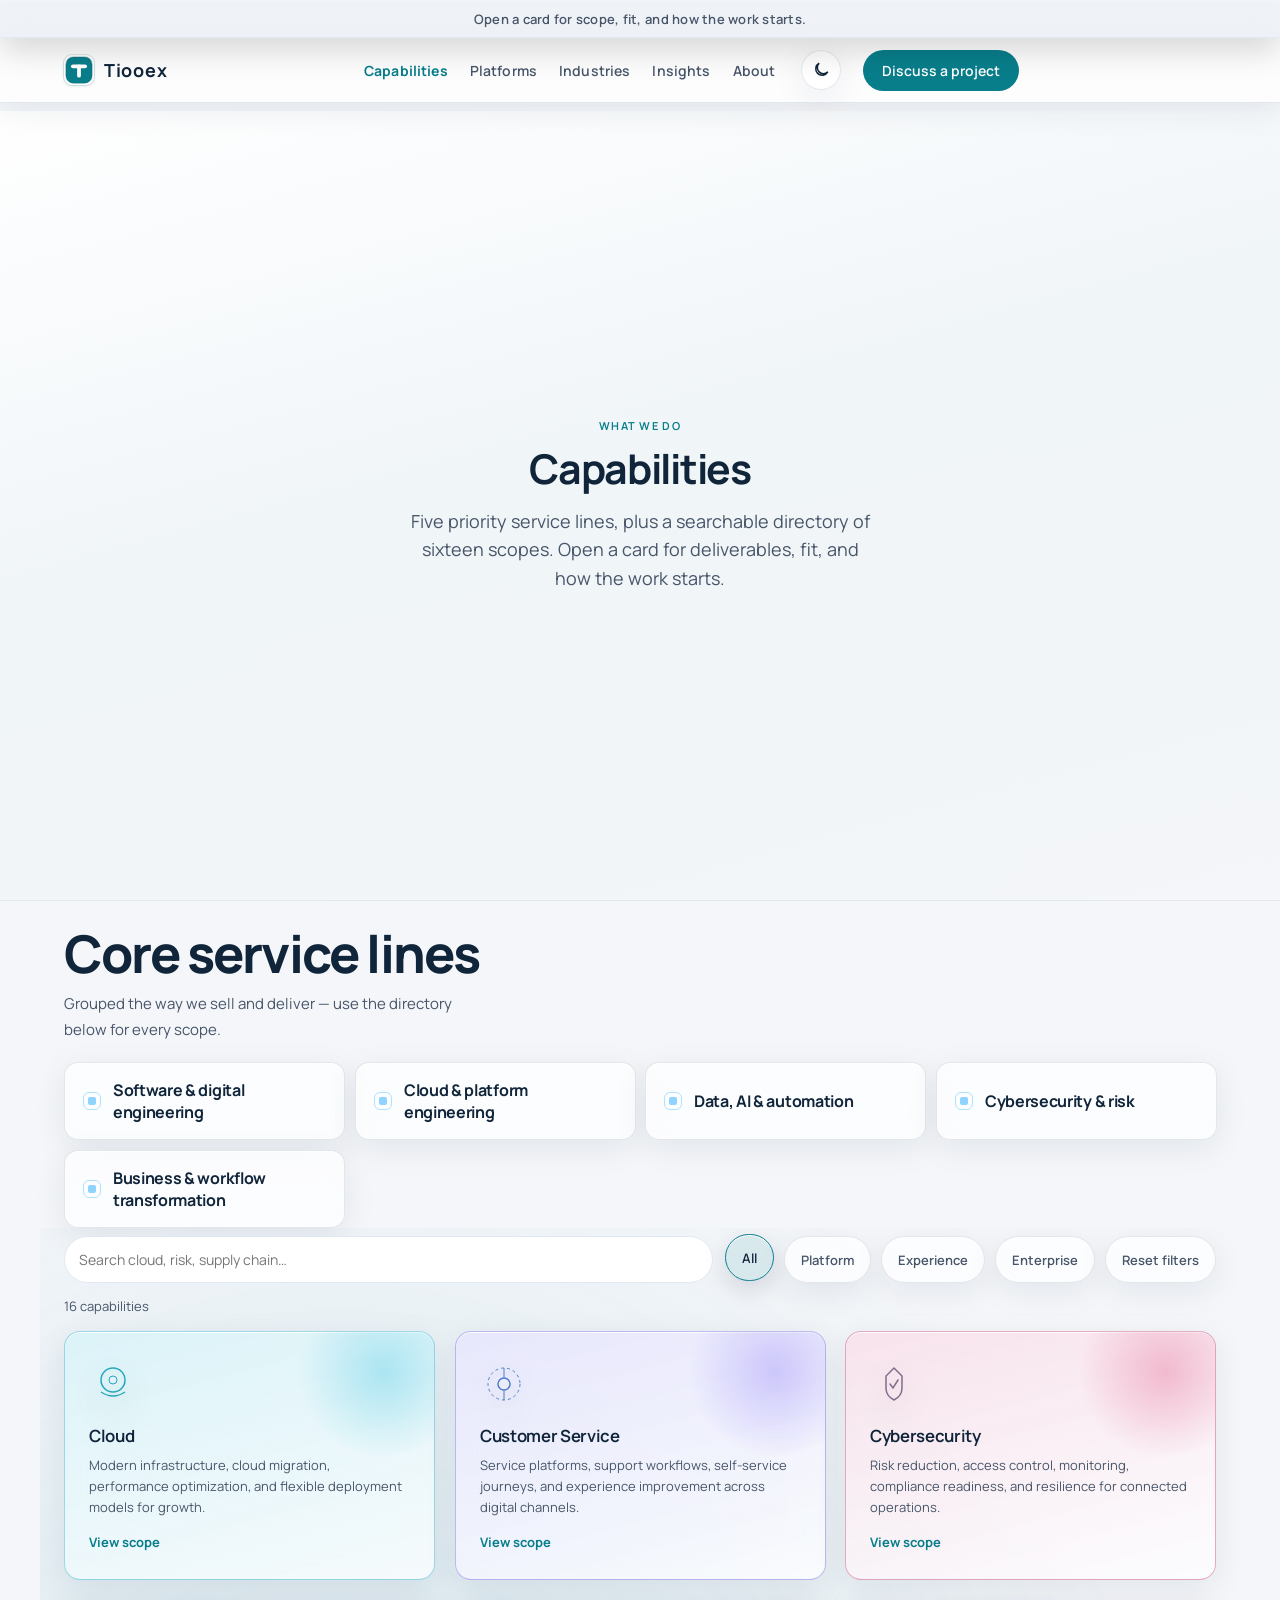
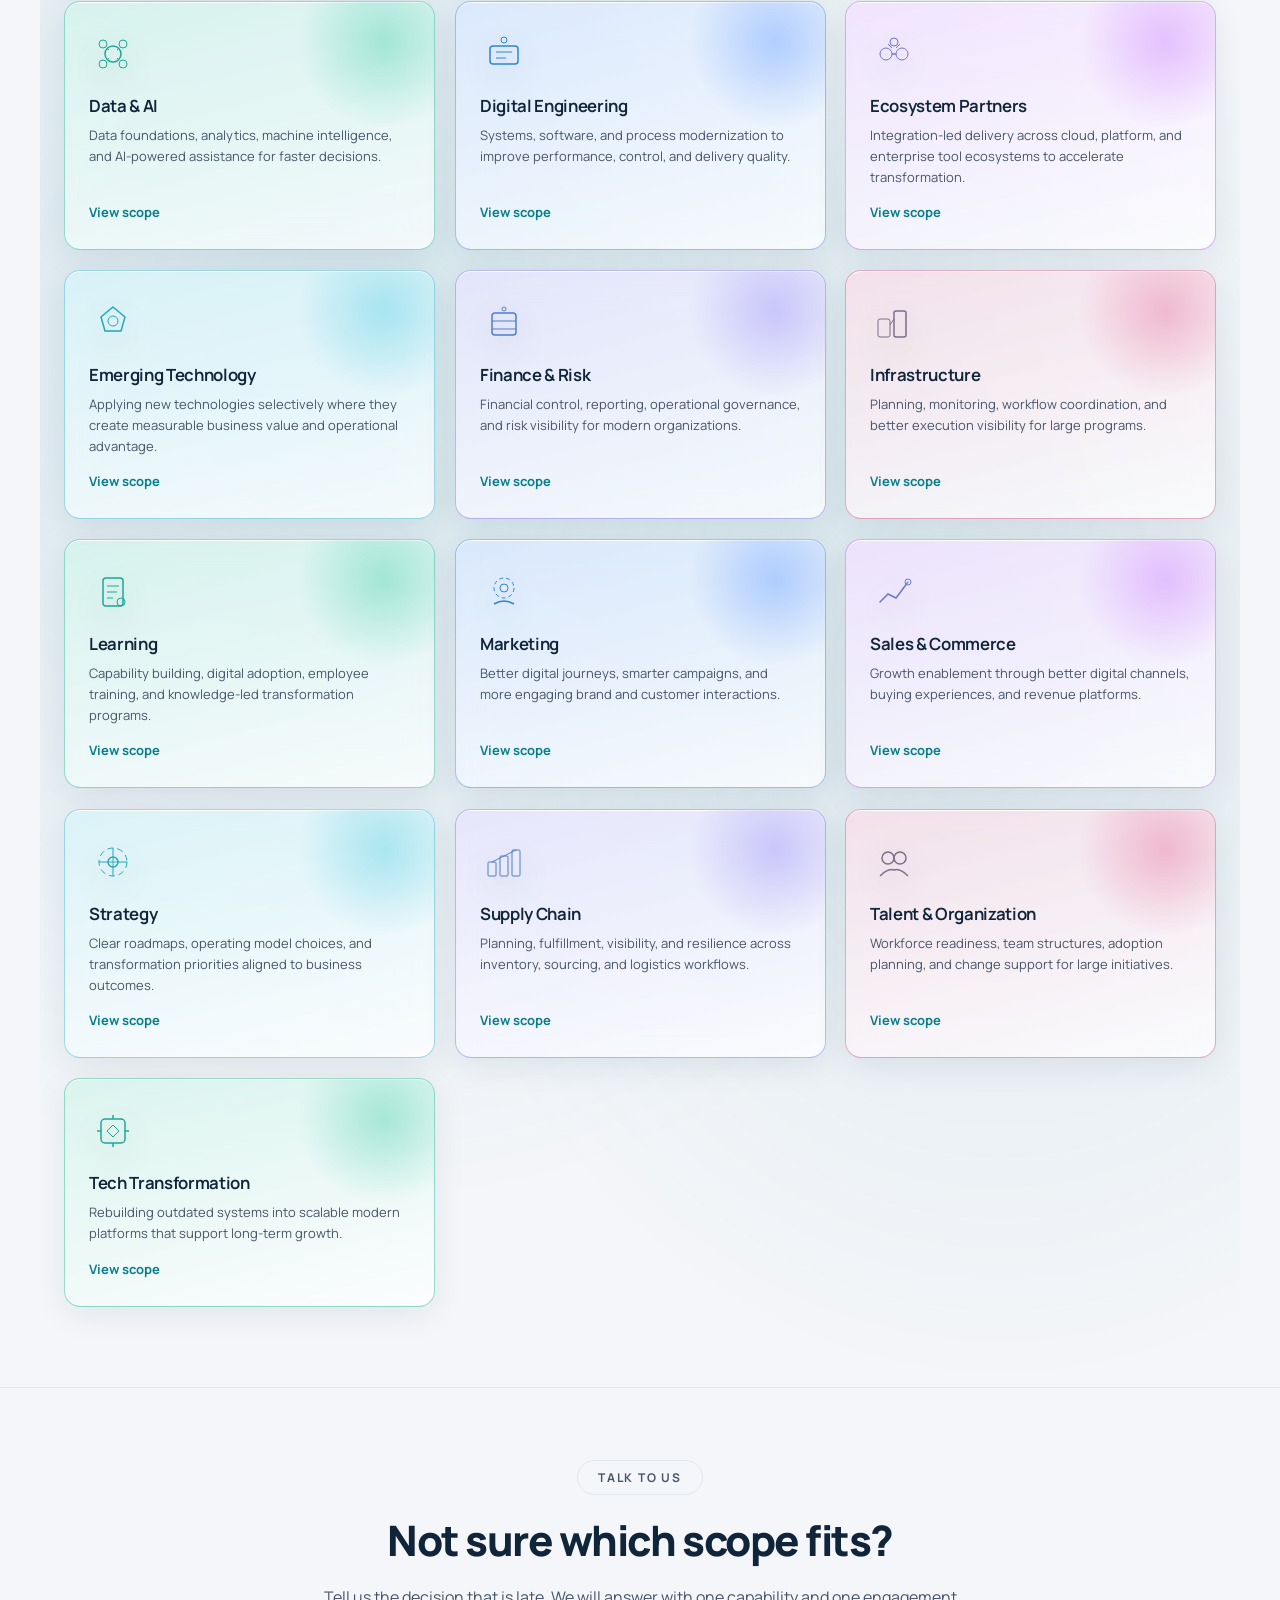
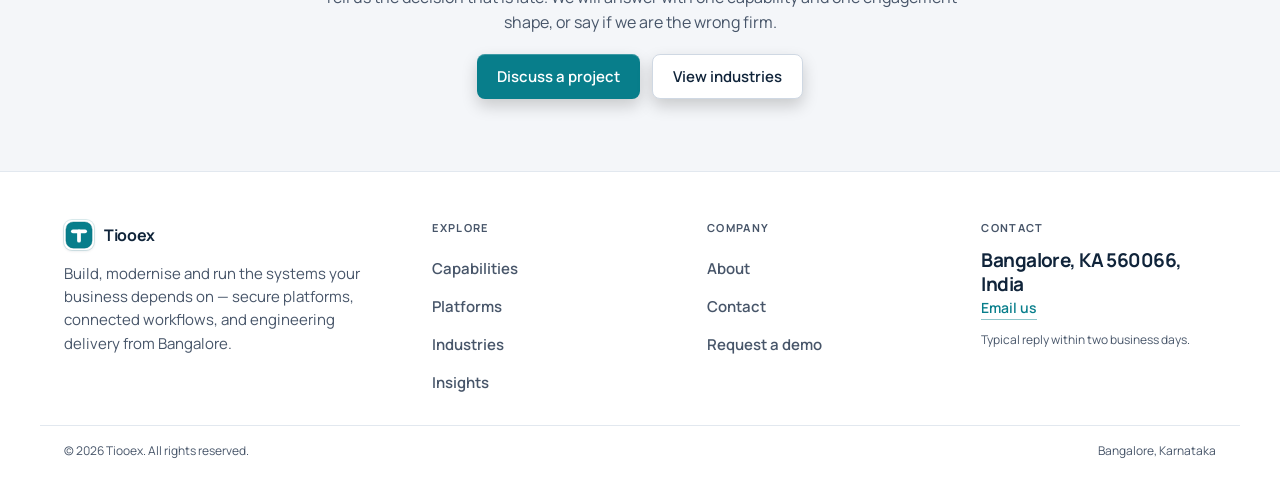
<file: products.html>
﻿<!DOCTYPE html>
<html lang="en">
<head>
    <meta charset="UTF-8">
    <meta name="viewport" content="width=device-width, initial-scale=1.0">    <script src="theme-init.js"></script>
    <script src="brand-head.js"></script>
    <title>Capabilities — Tiooex | Cloud, Data, AI, Cybersecurity</title>
    <meta name="description" content="Sixteen enterprise capabilities from Tiooex: cloud, cybersecurity, data and AI, digital engineering, supply chain, and more.">
    <meta name="keywords" content="Tiooex capabilities, cloud, cybersecurity, data and AI, digital engineering, supply chain, Bangalore">
    <meta name="author" content="Tiooex">
    <meta name="robots" content="index, follow">
    <meta property="og:title" content="Capabilities — Tiooex">
    <meta property="og:description" content="Sixteen enterprise capabilities from Tiooex: cloud, cybersecurity, data and AI, digital engineering, and more.">
    <meta property="og:type" content="website">
    <meta property="og:url" content="https://www.tiooex.in/products.html">
    <meta property="og:site_name" content="Tiooex">
    <meta property="og:locale" content="en_IN">
    <meta name="twitter:card" content="summary">
    <meta name="twitter:title" content="Capabilities — Tiooex">
    <meta name="twitter:description" content="Cloud, cybersecurity, data and AI, digital engineering, and more. Tiooex, Bangalore.">
    <link rel="canonical" href="https://www.tiooex.in/products.html">
    <link rel="icon" href="favicon.svg" type="image/svg+xml">
    <meta name="theme-color" content="#f4f6f9">
    <link rel="stylesheet" href="https://fonts.googleapis.com/css2?family=Manrope:wght@400;500;600;700;800&display=swap">
    <link rel="stylesheet" href="styles.css">
    <script>document.documentElement.classList.add("js")</script>
    <script defer src="content.js"></script>
    <script defer src="chrome.js"></script>
    <script defer src="script.js"></script>
</head>
<body class="page-products">
    <a class="skip-link" href="#main">Skip to content</a>
    <div class="progress" aria-hidden="true"></div>

    <div class="promo-bar">
        Open a card for scope, fit, and how the work starts.
    </div>

    <div id="chrome-nav"></div>

    <!-- ═══ HERO ═══ -->
    <main id="main">
    <section class="hero-full page-hero">
        <div class="hero-bg"></div>
        <div class="hero-content reveal text-center">
            <p class="hero-eyebrow">What we do</p>
            <h1 class="hero-title">Capabilities</h1>
            <p class="hero-sub">Five priority service lines, plus a searchable directory of sixteen scopes. Open a card for deliverables, fit, and how the work starts.</p>
        </div>
    </section>

    <section class="seg site-wrap--tight">
        <header class="seg-head">
            <h2>Core service lines</h2>
            <p class="section-lead">Grouped the way we sell and deliver — use the directory below for every scope.</p>
        </header>
        <nav class="cap-board reveal" aria-label="Service lines">
            <a href="#digital-engineering"><i aria-hidden="true"></i>Software &amp; digital engineering</a>
            <a href="#cloud"><i aria-hidden="true"></i>Cloud &amp; platform engineering</a>
            <a href="#data-ai"><i aria-hidden="true"></i>Data, AI &amp; automation</a>
            <a href="#cybersecurity"><i aria-hidden="true"></i>Cybersecurity &amp; risk</a>
            <a href="#strategy"><i aria-hidden="true"></i>Business &amp; workflow transformation</a>
        </nav>
    </section>

    <div class="cap-grid-wrap">
        <div class="toolbar">
            <label class="search-field">
                <span class="sr-only">Search capabilities</span>
                <input id="cap-search" type="search" placeholder="Search cloud, risk, supply chain…" autocomplete="off">
            </label>
            <div class="pill-row" id="cap-filters">
                <button type="button" class="pill-tag active" data-group="all" aria-pressed="true">All</button>
                <button type="button" class="pill-tag" data-group="platform" aria-pressed="false">Platform</button>
                <button type="button" class="pill-tag" data-group="experience" aria-pressed="false">Experience</button>
                <button type="button" class="pill-tag" data-group="enterprise" aria-pressed="false">Enterprise</button>
                <button type="button" class="pill-tag" id="cap-reset">Reset filters</button>
            </div>
        </div>
        <p class="count-line" id="cap-count" aria-live="polite"></p>
        <p class="empty-note" id="cap-empty" hidden>Nothing matches that search. Try a broader word, or reset to All.</p>
        <div id="scope-live" class="inline-detail" hidden></div>
        <div class="cap-grid">
            <!-- Row 1 -->
            <div class="cap-card reveal" id="cloud" data-cap="cloud" data-group="platform">
                <div class="cap-icon">
                    <svg viewBox="0 0 48 48" class="anim-svg"><circle cx="24" cy="20" r="12" fill="none" stroke="rgba(255,255,255,0.2)" stroke-width="1.5" class="anim-hover"/><path d="M12 32 Q24 40 36 32" fill="none" stroke="rgba(255,255,255,0.15)" stroke-width="1.5"/><circle cx="24" cy="20" r="4" fill="rgba(255,255,255,0.15)" class="anim-hover"/></svg>
                </div>
                <h3>Cloud</h3>
                <p>Modern infrastructure, cloud migration, performance optimization, and flexible deployment models for growth.</p>
                <button type="button" class="scope-btn" data-open-cap="cloud">View scope</button>
            </div>
            <div class="cap-card reveal" id="customer-service" data-cap="customer-service" data-group="experience">
                <div class="cap-icon">
                    <svg viewBox="0 0 48 48" class="anim-svg"><circle cx="24" cy="24" r="16" fill="none" stroke="rgba(255,255,255,0.15)" stroke-width="1" stroke-dasharray="3 3" class="anim-hover"/><circle cx="24" cy="24" r="6" fill="rgba(255,255,255,0.1)" stroke="rgba(255,255,255,0.2)" stroke-width="1.5"/><line x1="24" y1="8" x2="24" y2="18" stroke="rgba(255,255,255,0.12)" stroke-width="1"/><line x1="24" y1="30" x2="24" y2="40" stroke="rgba(255,255,255,0.12)" stroke-width="1"/></svg>
                </div>
                <h3>Customer Service</h3>
                <p>Service platforms, support workflows, self-service journeys, and experience improvement across digital channels.</p>
                <button type="button" class="scope-btn" data-open-cap="customer-service">View scope</button>
            </div>
            <div class="cap-card reveal" id="cybersecurity" data-cap="cybersecurity" data-group="platform">
                <div class="cap-icon">
                    <svg viewBox="0 0 48 48" class="anim-svg"><path d="M24 8 L32 16 L32 28 Q32 36 24 40 Q16 36 16 28 L16 16 Z" fill="none" stroke="rgba(255,255,255,0.2)" stroke-width="1.5" class="anim-pop"/><polyline points="20,24 23,28 28,20" fill="none" stroke="rgba(255,255,255,0.35)" stroke-width="1.5" stroke-linecap="round" class="anim-pop" style="animation-delay:0.5s"/></svg>
                </div>
                <h3>Cybersecurity</h3>
                <p>Risk reduction, access control, monitoring, compliance readiness, and resilience for connected operations.</p>
                <button type="button" class="scope-btn" data-open-cap="cybersecurity">View scope</button>
            </div>
            <div class="cap-card reveal" id="data-ai" data-cap="data-ai" data-group="platform">
                <div class="cap-icon">
                    <svg viewBox="0 0 48 48" class="anim-svg"><circle cx="24" cy="24" r="8" fill="rgba(255,255,255,0.06)" stroke="rgba(255,255,255,0.2)" stroke-width="1.5" class="anim-hover"/><circle cx="14" cy="14" r="4" fill="none" stroke="rgba(255,255,255,0.12)" stroke-width="1"/><circle cx="34" cy="14" r="4" fill="none" stroke="rgba(255,255,255,0.12)" stroke-width="1"/><circle cx="14" cy="34" r="4" fill="none" stroke="rgba(255,255,255,0.12)" stroke-width="1"/><circle cx="34" cy="34" r="4" fill="none" stroke="rgba(255,255,255,0.12)" stroke-width="1"/><line x1="18" y1="18" x2="20" y2="20" stroke="rgba(255,255,255,0.1)" stroke-width="1"/><line x1="30" y1="18" x2="28" y2="20" stroke="rgba(255,255,255,0.1)" stroke-width="1"/><line x1="18" y1="30" x2="20" y2="28" stroke="rgba(255,255,255,0.1)" stroke-width="1"/><line x1="30" y1="30" x2="28" y2="28" stroke="rgba(255,255,255,0.1)" stroke-width="1"/></svg>
                </div>
                <h3>Data &amp; AI</h3>
                <p>Data foundations, analytics, machine intelligence, and AI-powered assistance for faster decisions.</p>
                <button type="button" class="scope-btn" data-open-cap="data-ai">View scope</button>
            </div>
            <!-- Row 2 -->
            <div class="cap-card reveal" id="digital-engineering" data-cap="digital-engineering" data-group="platform">
                <div class="cap-icon">
                    <svg viewBox="0 0 48 48" class="anim-svg"><rect x="10" y="16" width="28" height="18" rx="3" fill="none" stroke="rgba(255,255,255,0.2)" stroke-width="1.5"/><line x1="16" y1="22" x2="32" y2="22" stroke="rgba(255,255,255,0.1)" stroke-width="1"/><line x1="16" y1="28" x2="26" y2="28" stroke="rgba(255,255,255,0.1)" stroke-width="1"/><circle cx="24" cy="10" r="3" fill="none" stroke="rgba(255,255,255,0.15)" stroke-width="1" class="anim-hover"/></svg>
                </div>
                <h3>Digital Engineering</h3>
                <p>Systems, software, and process modernization to improve performance, control, and delivery quality.</p>
                <button type="button" class="scope-btn" data-open-cap="digital-engineering">View scope</button>
            </div>
            <div class="cap-card reveal" id="ecosystem" data-cap="ecosystem" data-group="enterprise">
                <div class="cap-icon">
                    <svg viewBox="0 0 48 48" class="anim-svg"><circle cx="16" cy="24" r="6" fill="none" stroke="rgba(255,255,255,0.15)" stroke-width="1"/><circle cx="32" cy="24" r="6" fill="none" stroke="rgba(255,255,255,0.15)" stroke-width="1"/><line x1="22" y1="24" x2="26" y2="24" stroke="rgba(255,255,255,0.2)" stroke-width="1.5"/><circle cx="24" cy="12" r="4" fill="none" stroke="rgba(255,255,255,0.1)" stroke-width="1" class="anim-hover"/><line x1="18" y1="14" x2="22" y2="18" stroke="rgba(255,255,255,0.08)" stroke-width="1"/><line x1="30" y1="14" x2="26" y2="18" stroke="rgba(255,255,255,0.08)" stroke-width="1"/></svg>
                </div>
                <h3>Ecosystem Partners</h3>
                <p>Integration-led delivery across cloud, platform, and enterprise tool ecosystems to accelerate transformation.</p>
                <button type="button" class="scope-btn" data-open-cap="ecosystem">View scope</button>
            </div>
            <div class="cap-card reveal" id="emerging" data-cap="emerging" data-group="platform">
                <div class="cap-icon">
                    <svg viewBox="0 0 48 48" class="anim-svg"><polygon points="24,8 36,18 32,32 16,32 12,18" fill="none" stroke="rgba(255,255,255,0.15)" stroke-width="1.5" class="anim-pop"/><circle cx="24" cy="22" r="5" fill="rgba(255,255,255,0.06)" stroke="rgba(255,255,255,0.2)" stroke-width="1" class="anim-hover"/></svg>
                </div>
                <h3>Emerging Technology</h3>
                <p>Applying new technologies selectively where they create measurable business value and operational advantage.</p>
                <button type="button" class="scope-btn" data-open-cap="emerging">View scope</button>
            </div>
            <div class="cap-card reveal" id="finance-risk" data-cap="finance-risk" data-group="enterprise">
                <div class="cap-icon">
                    <svg viewBox="0 0 48 48" class="anim-svg"><rect x="12" y="14" width="24" height="22" rx="3" fill="none" stroke="rgba(255,255,255,0.15)" stroke-width="1.5"/><line x1="12" y1="22" x2="36" y2="22" stroke="rgba(255,255,255,0.1)" stroke-width="1"/><line x1="12" y1="30" x2="36" y2="30" stroke="rgba(255,255,255,0.1)" stroke-width="1"/><circle cx="24" cy="10" r="2" fill="rgba(255,255,255,0.2)" class="anim-hover"/></svg>
                </div>
                <h3>Finance &amp; Risk</h3>
                <p>Financial control, reporting, operational governance, and risk visibility for modern organizations.</p>
                <button type="button" class="scope-btn" data-open-cap="finance-risk">View scope</button>
            </div>
            <!-- Row 3 -->
            <div class="cap-card reveal" id="infrastructure" data-cap="infrastructure" data-group="platform">
                <div class="cap-icon">
                    <svg viewBox="0 0 48 48" class="anim-svg"><rect x="8" y="20" width="12" height="18" rx="2" fill="none" stroke="rgba(255,255,255,0.15)" stroke-width="1"/><rect x="24" y="12" width="12" height="26" rx="2" fill="none" stroke="rgba(255,255,255,0.2)" stroke-width="1.5"/><line x1="20" y1="26" x2="24" y2="20" stroke="rgba(255,255,255,0.1)" stroke-width="1"/></svg>
                </div>
                <h3>Infrastructure</h3>
                <p>Planning, monitoring, workflow coordination, and better execution visibility for large programs.</p>
                <button type="button" class="scope-btn" data-open-cap="infrastructure">View scope</button>
            </div>
            <div class="cap-card reveal" id="learning" data-cap="learning" data-group="enterprise">
                <div class="cap-icon">
                    <svg viewBox="0 0 48 48" class="anim-svg"><rect x="14" y="10" width="20" height="28" rx="3" fill="none" stroke="rgba(255,255,255,0.15)" stroke-width="1.5"/><line x1="18" y1="18" x2="30" y2="18" stroke="rgba(255,255,255,0.1)" stroke-width="1"/><line x1="18" y1="24" x2="28" y2="24" stroke="rgba(255,255,255,0.08)" stroke-width="1"/><line x1="18" y1="30" x2="24" y2="30" stroke="rgba(255,255,255,0.06)" stroke-width="1"/><circle cx="32" cy="34" r="4" fill="none" stroke="rgba(255,255,255,0.2)" stroke-width="1" class="anim-hover"/></svg>
                </div>
                <h3>Learning</h3>
                <p>Capability building, digital adoption, employee training, and knowledge-led transformation programs.</p>
                <button type="button" class="scope-btn" data-open-cap="learning">View scope</button>
            </div>
            <div class="cap-card reveal" id="marketing" data-cap="marketing" data-group="experience">
                <div class="cap-icon">
                    <svg viewBox="0 0 48 48" class="anim-svg"><circle cx="24" cy="20" r="10" fill="none" stroke="rgba(255,255,255,0.15)" stroke-width="1" stroke-dasharray="4 3"/><circle cx="24" cy="20" r="4" fill="rgba(255,255,255,0.1)"/><path d="M14 36 Q24 30 34 36" fill="none" stroke="rgba(255,255,255,0.12)" stroke-width="1.5" class="anim-pop"/></svg>
                </div>
                <h3>Marketing</h3>
                <p>Better digital journeys, smarter campaigns, and more engaging brand and customer interactions.</p>
                <button type="button" class="scope-btn" data-open-cap="marketing">View scope</button>
            </div>
            <div class="cap-card reveal" id="sales" data-cap="sales" data-group="experience">
                <div class="cap-icon">
                    <svg viewBox="0 0 48 48" class="anim-svg"><polyline points="10,34 18,26 26,30 38,14" fill="none" stroke="rgba(255,255,255,0.25)" stroke-width="1.5" stroke-linecap="round" class="anim-pop"/><circle cx="38" cy="14" r="3" fill="rgba(255,255,255,0.15)" class="anim-hover"/></svg>
                </div>
                <h3>Sales &amp; Commerce</h3>
                <p>Growth enablement through better digital channels, buying experiences, and revenue platforms.</p>
                <button type="button" class="scope-btn" data-open-cap="sales">View scope</button>
            </div>
            <!-- Row 4 -->
            <div class="cap-card reveal" id="strategy" data-cap="strategy" data-group="enterprise">
                <div class="cap-icon">
                    <svg viewBox="0 0 48 48" class="anim-svg"><circle cx="24" cy="24" r="14" fill="none" stroke="rgba(255,255,255,0.1)" stroke-width="1" stroke-dasharray="6 4"/><line x1="24" y1="10" x2="24" y2="38" stroke="rgba(255,255,255,0.08)" stroke-width="1"/><line x1="10" y1="24" x2="38" y2="24" stroke="rgba(255,255,255,0.08)" stroke-width="1"/><circle cx="24" cy="24" r="5" fill="rgba(255,255,255,0.06)" stroke="rgba(255,255,255,0.2)" stroke-width="1.5" class="anim-hover"/></svg>
                </div>
                <h3>Strategy</h3>
                <p>Clear roadmaps, operating model choices, and transformation priorities aligned to business outcomes.</p>
                <button type="button" class="scope-btn" data-open-cap="strategy">View scope</button>
            </div>
            <div class="cap-card reveal" id="supply-chain" data-cap="supply-chain" data-group="enterprise">
                <div class="cap-icon">
                    <svg viewBox="0 0 48 48" class="anim-svg"><rect x="8" y="24" width="8" height="14" rx="1" fill="rgba(255,255,255,0.06)" stroke="rgba(255,255,255,0.12)" stroke-width="1"/><rect x="20" y="18" width="8" height="20" rx="1" fill="rgba(255,255,255,0.08)" stroke="rgba(255,255,255,0.15)" stroke-width="1"/><rect x="32" y="12" width="8" height="26" rx="1" fill="rgba(255,255,255,0.1)" stroke="rgba(255,255,255,0.2)" stroke-width="1"/><polyline points="12,24 24,18 36,12" fill="none" stroke="rgba(255,255,255,0.2)" stroke-width="1" stroke-linecap="round" class="anim-pop"/></svg>
                </div>
                <h3>Supply Chain</h3>
                <p>Planning, fulfillment, visibility, and resilience across inventory, sourcing, and logistics workflows.</p>
                <button type="button" class="scope-btn" data-open-cap="supply-chain">View scope</button>
            </div>
            <div class="cap-card reveal" id="talent" data-cap="talent" data-group="enterprise">
                <div class="cap-icon">
                    <svg viewBox="0 0 48 48" class="anim-svg"><circle cx="18" cy="20" r="6" fill="none" stroke="rgba(255,255,255,0.15)" stroke-width="1.5"/><circle cx="30" cy="20" r="6" fill="none" stroke="rgba(255,255,255,0.15)" stroke-width="1.5"/><path d="M10 38 Q18 30 24 32 Q30 30 38 38" fill="none" stroke="rgba(255,255,255,0.12)" stroke-width="1.5" class="anim-pop"/></svg>
                </div>
                <h3>Talent &amp; Organization</h3>
                <p>Workforce readiness, team structures, adoption planning, and change support for large initiatives.</p>
                <button type="button" class="scope-btn" data-open-cap="talent">View scope</button>
            </div>
            <div class="cap-card reveal" id="tech-transformation" data-cap="tech-transformation" data-group="platform">
                <div class="cap-icon">
                    <svg viewBox="0 0 48 48" class="anim-svg"><rect x="12" y="12" width="24" height="24" rx="4" fill="none" stroke="rgba(255,255,255,0.2)" stroke-width="1.5"/><path d="M18 24 L24 18 L30 24 L24 30 Z" fill="rgba(255,255,255,0.06)" stroke="rgba(255,255,255,0.15)" stroke-width="1" class="anim-hover"/><line x1="24" y1="8" x2="24" y2="12" stroke="rgba(255,255,255,0.1)" stroke-width="1.5"/><line x1="24" y1="36" x2="24" y2="40" stroke="rgba(255,255,255,0.1)" stroke-width="1.5"/><line x1="8" y1="24" x2="12" y2="24" stroke="rgba(255,255,255,0.1)" stroke-width="1.5"/><line x1="36" y1="24" x2="40" y2="24" stroke="rgba(255,255,255,0.1)" stroke-width="1.5"/></svg>
                </div>
                <h3>Tech Transformation</h3>
                <p>Rebuilding outdated systems into scalable modern platforms that support long-term growth.</p>
                <button type="button" class="scope-btn" data-open-cap="tech-transformation">View scope</button>
            </div>
        </div>
    </div>

    <!-- ═══ CTA ═══ -->
    <section class="cta-section">
        <div class="cta-inner reveal">
            <span class="trial-badge">Talk to us</span>
            <h2 class="cta-title">Not sure which scope fits?</h2>
            <p class="cta-desc">Tell us the decision that is late. We will answer with one capability and one engagement shape, or say if we are the wrong firm.</p>
            <div class="cta-buttons">
                <a href="contact" class="btn btn-primary">Discuss a project</a>
                <a href="services" class="btn btn-secondary">View industries</a>
            </div>
        </div>
    </section>
    </main>

    <div id="chrome-footer"></div>

</body>
</html>
</file>
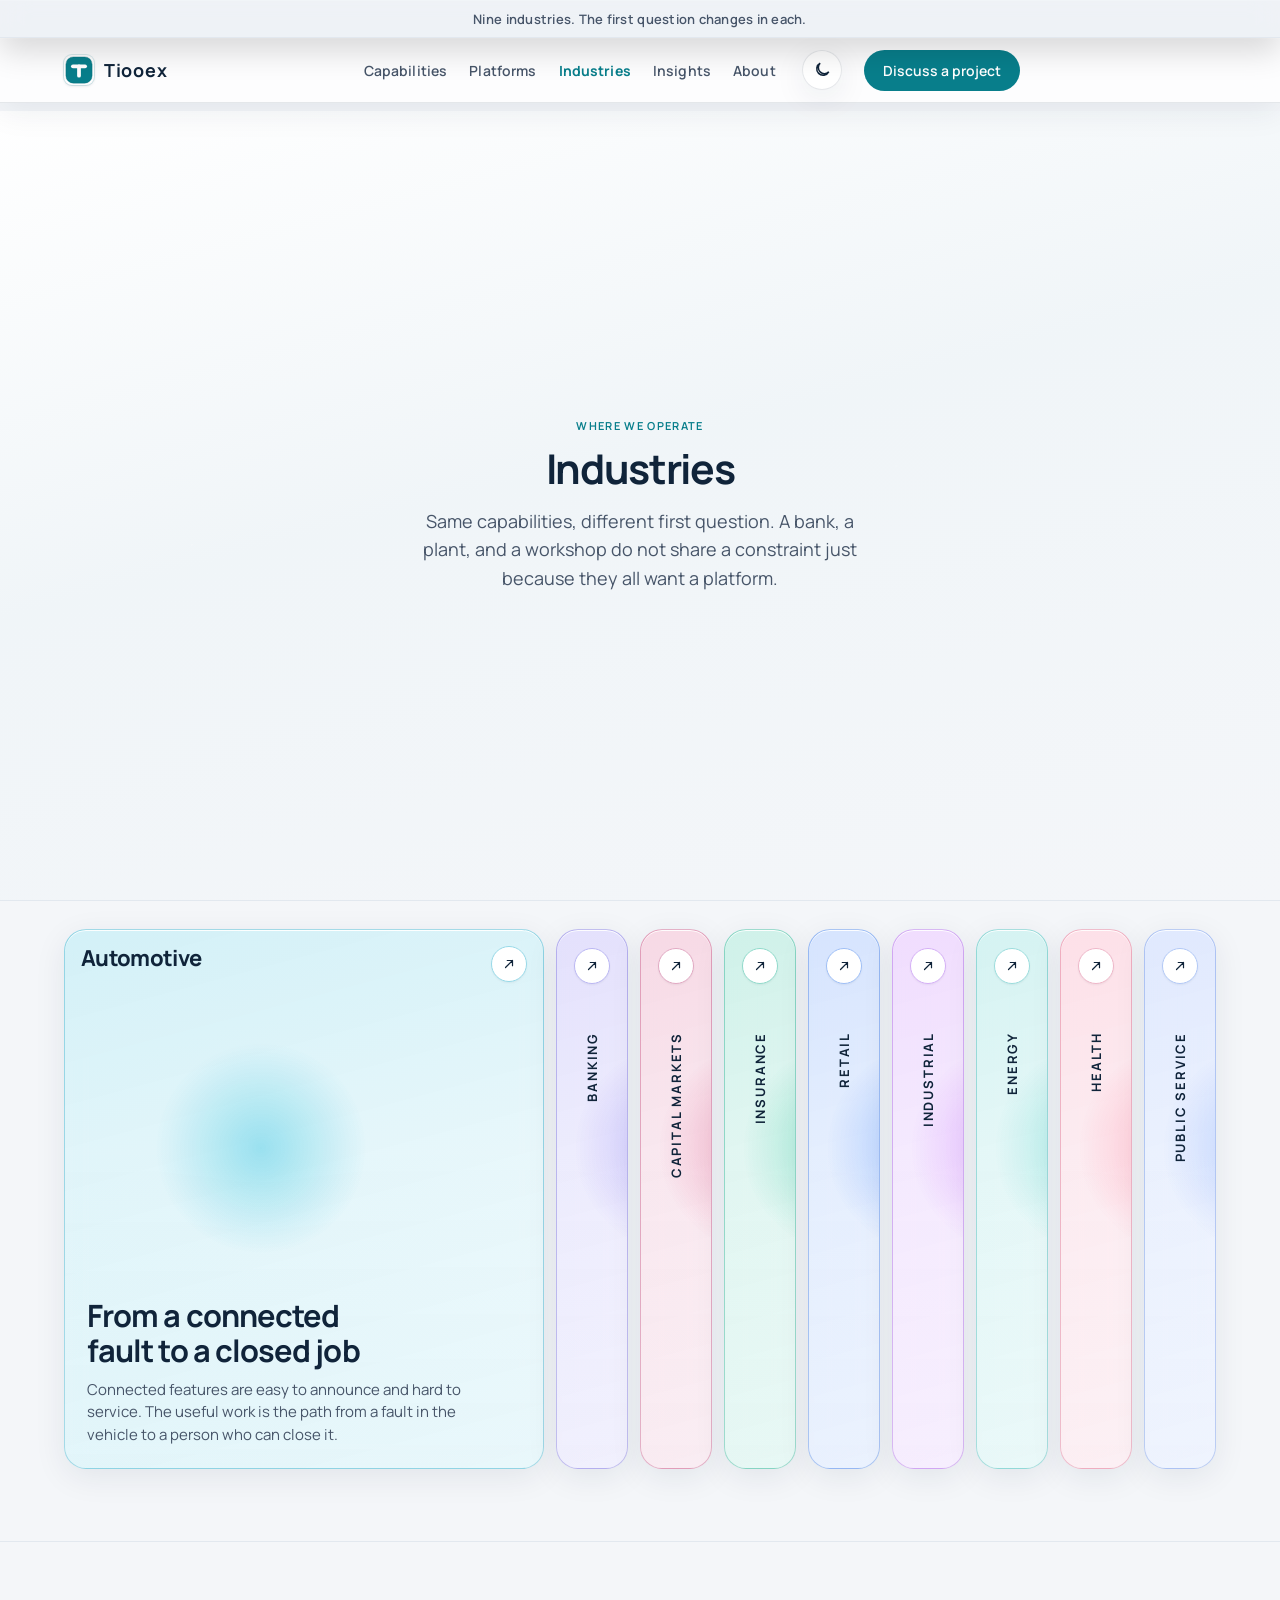
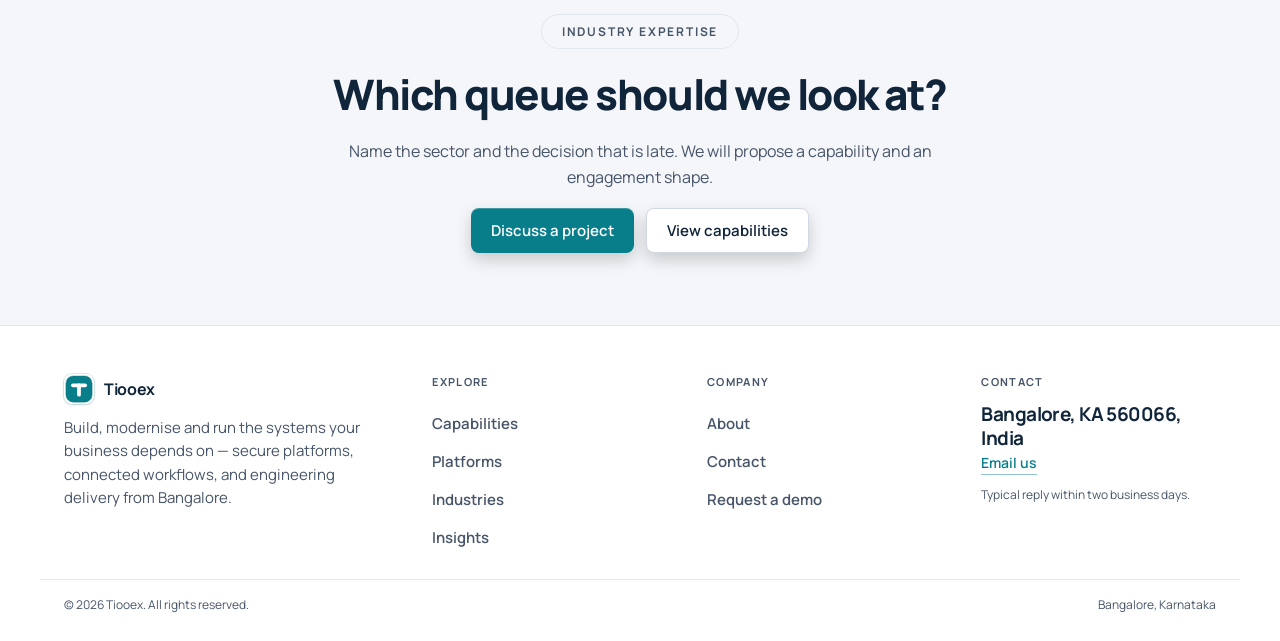
<file: services.html>
﻿<!DOCTYPE html>
<html lang="en">
<head>
    <meta charset="UTF-8">
    <meta name="viewport" content="width=device-width, initial-scale=1.0">    <script src="theme-init.js"></script>
    <script src="brand-head.js"></script>
    <title>Industries — Tiooex | Automotive, Banking, Energy, Health</title>
    <meta name="description" content="Automotive, banking, capital markets, insurance, retail, industrial, energy, health, and public service. Enterprise solutions from Tiooex, Bangalore.">
    <meta name="keywords" content="Tiooex industries, automotive, banking, capital markets, insurance, retail, energy, health, Bangalore">
    <meta name="author" content="Tiooex">
    <meta name="robots" content="index, follow">
    <meta property="og:title" content="Industries — Tiooex">
    <meta property="og:description" content="Nine industries, from automotive and banking to energy, health, and public service. Tiooex, Bangalore.">
    <meta property="og:type" content="website">
    <meta property="og:url" content="https://www.tiooex.in/services.html">
    <meta property="og:site_name" content="Tiooex">
    <meta property="og:locale" content="en_IN">
    <meta name="twitter:card" content="summary">
    <meta name="twitter:title" content="Industries — Tiooex">
    <meta name="twitter:description" content="Nine industries. Enterprise solutions from Tiooex, Bangalore.">
    <link rel="canonical" href="https://www.tiooex.in/services.html">
    <link rel="icon" href="favicon.svg" type="image/svg+xml">
    <meta name="theme-color" content="#f4f6f9">
    <link rel="stylesheet" href="https://fonts.googleapis.com/css2?family=Manrope:wght@400;500;600;700;800&display=swap">
    <link rel="stylesheet" href="styles.css">
    <script>document.documentElement.classList.add("js")</script>
    <script defer src="content.js"></script>
    <script defer src="chrome.js"></script>
    <script defer src="script.js"></script>
</head>
<body class="page-services">
    <a class="skip-link" href="#main">Skip to content</a>
    <div class="progress" aria-hidden="true"></div>

    <div class="promo-bar">
        Nine industries. The first question changes in each.
    </div>

    <div id="chrome-nav"></div>

    <main id="main">
    <section class="hero-full page-hero">
        <div class="hero-bg"></div>
        <div class="hero-content reveal text-center">
            <p class="hero-eyebrow">Where we operate</p>
            <h1 class="hero-title">Industries</h1>
            <p class="hero-sub">Same capabilities, different first question. A bank, a plant, and a workshop do not share a constraint just because they all want a platform.</p>
        </div>
    </section>
    <div class="strip-row" aria-label="Industries">
        <article class="strip filterable is-open" id="automotive">
            <div class="strip-top">
                <span class="strip-name">Automotive</span>
                <button type="button" class="strip-arrow" aria-expanded="true" aria-label="Show Automotive"><svg viewBox="0 0 16 16" width="14" height="14" aria-hidden="true"><path d="M4 12 L12 4 M6 4 H12 V10" fill="none" stroke="currentColor" stroke-width="1.4" stroke-linecap="round" stroke-linejoin="round"/></svg></button>
            </div>
            <div class="strip-copy">
                <h2>From a connected fault to a closed job</h2>
                <p>Connected features are easy to announce and hard to service. The useful work is the path from a fault in the vehicle to a person who can close it.</p>
                
            </div>
        </article>
        <article class="strip filterable" id="banking">
            <div class="strip-top">
                <span class="strip-name">Banking</span>
                <button type="button" class="strip-arrow" aria-expanded="false" aria-label="Show Banking"><svg viewBox="0 0 16 16" width="14" height="14" aria-hidden="true"><path d="M4 12 L12 4 M6 4 H12 V10" fill="none" stroke="currentColor" stroke-width="1.4" stroke-linecap="round" stroke-linejoin="round"/></svg></button>
            </div>
            <div class="strip-copy">
                <h2>Resilience and a shared customer fact</h2>
                <p>Channel, core, data, and risk fail separately when they do not share one customer fact.</p>
                
            </div>
        </article>
        <article class="strip filterable" id="capital-markets">
            <div class="strip-top">
                <span class="strip-name">Capital markets</span>
                <button type="button" class="strip-arrow" aria-expanded="false" aria-label="Show Capital markets"><svg viewBox="0 0 16 16" width="14" height="14" aria-hidden="true"><path d="M4 12 L12 4 M6 4 H12 V10" fill="none" stroke="currentColor" stroke-width="1.4" stroke-linecap="round" stroke-linejoin="round"/></svg></button>
            </div>
            <div class="strip-copy">
                <h2>The bridges between request, book, and risk</h2>
                <p>The core is the path a client request takes through booking, risk, and the spreadsheet everyone still trusts.</p>
                
            </div>
        </article>
        <article class="strip filterable" id="insurance">
            <div class="strip-top">
                <span class="strip-name">Insurance</span>
                <button type="button" class="strip-arrow" aria-expanded="false" aria-label="Show Insurance"><svg viewBox="0 0 16 16" width="14" height="14" aria-hidden="true"><path d="M4 12 L12 4 M6 4 H12 V10" fill="none" stroke="currentColor" stroke-width="1.4" stroke-linecap="round" stroke-linejoin="round"/></svg></button>
            </div>
            <div class="strip-copy">
                <h2>One claim type, every re-key</h2>
                <p>A portal in front of partner data and manual files does not shorten the queue.</p>
                
            </div>
        </article>
        <article class="strip filterable" id="retail">
            <div class="strip-top">
                <span class="strip-name">Retail</span>
                <button type="button" class="strip-arrow" aria-expanded="false" aria-label="Show Retail"><svg viewBox="0 0 16 16" width="14" height="14" aria-hidden="true"><path d="M4 12 L12 4 M6 4 H12 V10" fill="none" stroke="currentColor" stroke-width="1.4" stroke-linecap="round" stroke-linejoin="round"/></svg></button>
            </div>
            <div class="strip-copy">
                <h2>From intent to cash</h2>
                <p>Follow one order before funding another storefront. Price, stock, and eligibility have to agree.</p>
                
            </div>
        </article>
        <article class="strip filterable" id="industrial">
            <div class="strip-top">
                <span class="strip-name">Industrial</span>
                <button type="button" class="strip-arrow" aria-expanded="false" aria-label="Show Industrial"><svg viewBox="0 0 16 16" width="14" height="14" aria-hidden="true"><path d="M4 12 L12 4 M6 4 H12 V10" fill="none" stroke="currentColor" stroke-width="1.4" stroke-linecap="round" stroke-linejoin="round"/></svg></button>
            </div>
            <div class="strip-copy">
                <h2>The decision that waits on the floor</h2>
                <p>Name the release boundary and the one signal operators will trust.</p>
                
            </div>
        </article>
        <article class="strip filterable" id="energy">
            <div class="strip-top">
                <span class="strip-name">Energy</span>
                <button type="button" class="strip-arrow" aria-expanded="false" aria-label="Show Energy"><svg viewBox="0 0 16 16" width="14" height="14" aria-hidden="true"><path d="M4 12 L12 4 M6 4 H12 V10" fill="none" stroke="currentColor" stroke-width="1.4" stroke-linecap="round" stroke-linejoin="round"/></svg></button>
            </div>
            <div class="strip-copy">
                <h2>Field work and the control room</h2>
                <p>Start with one job type the crew and the control room both touch the same day.</p>
                
            </div>
        </article>
        <article class="strip filterable" id="health">
            <div class="strip-top">
                <span class="strip-name">Health</span>
                <button type="button" class="strip-arrow" aria-expanded="false" aria-label="Show Health"><svg viewBox="0 0 16 16" width="14" height="14" aria-hidden="true"><path d="M4 12 L12 4 M6 4 H12 V10" fill="none" stroke="currentColor" stroke-width="1.4" stroke-linecap="round" stroke-linejoin="round"/></svg></button>
            </div>
            <div class="strip-copy">
                <h2>The handoff that arrives late</h2>
                <p>Name who can see what, and which handoff is late, before another patient-facing app.</p>
                
            </div>
        </article>
        <article class="strip filterable" id="public-service">
            <div class="strip-top">
                <span class="strip-name">Public service</span>
                <button type="button" class="strip-arrow" aria-expanded="false" aria-label="Show Public service"><svg viewBox="0 0 16 16" width="14" height="14" aria-hidden="true"><path d="M4 12 L12 4 M6 4 H12 V10" fill="none" stroke="currentColor" stroke-width="1.4" stroke-linecap="round" stroke-linejoin="round"/></svg></button>
            </div>
            <div class="strip-copy">
                <h2>A case a resident can finish</h2>
                <p>Start with the case that stops, and the system that blocks it.</p>
                
            </div>
        </article>
    </div>

    <!-- ═══ CTA ═══ -->
    <section class="cta-section">
        <div class="cta-inner reveal">
            <span class="trial-badge">Industry expertise</span>
            <h2 class="cta-title">Which queue should we look at?</h2>
            <p class="cta-desc">Name the sector and the decision that is late. We will propose a capability and an engagement shape.</p>
            <div class="cta-buttons">
                <a href="contact" class="btn btn-primary">Discuss a project</a>
                <a href="products" class="btn btn-secondary">View capabilities</a>
            </div>
        </div>
    </section>
    </main>

    <!-- ═══ Footer ═══ -->
    <div id="chrome-footer"></div>

</body>
</html>
</file>
<file: styles.css>
/* ── Reset & Base ── */
*,*::before,*::after{box-sizing:border-box;margin:0;padding:0}
html{
    scroll-behavior:smooth;
    -webkit-text-size-adjust:100%;
    text-size-adjust:100%;
}
:root,
[data-theme="light"]{
    color-scheme:light;
    --ink:#10243a;
    --ink-muted:#475569;
    --surface:#ffffff;
    --surface-2:#f4f6f9;
    --surface-3:#eef2f6;
    --border:#e2e8ef;
    --border-strong:#cfd8e3;
    --accent:#087e8b;
    --accent-hover:#066970;
    --accent-soft:rgba(8,126,139,.1);
    --shadow-sm:0 1px 2px rgba(16,36,58,.06);
    --shadow-md:0 8px 24px rgba(16,36,58,.08);
    --text-muted:var(--ink-muted);
    --hero-bg:linear-gradient(165deg,#ffffff 0%,#f0f5f8 45%,var(--surface-2) 100%);
    --home-hero-mesh:linear-gradient(180deg,#ffffff 0%,#eef3f7 55%,var(--surface-2) 100%);
    --hero-viewport-offset:var(--nav-height);
    --nav-bg:rgba(255,255,255,.78);
    --promo-bg:rgba(238,242,246,.86);
    --promo-fg:var(--ink-muted);
    --menu-scrim:rgba(16,36,58,.35);
    --jumpbar-bg:rgba(255,255,255,.82);
    --btn-primary-fg:#ffffff;
    --overlay-scrim:rgba(16,36,58,.4);
    --plat-svg-stroke:#087e8b;
    --plat-svg-fill:rgba(8,126,139,.75);
    --plat-svg-muted:#5a6b7d;
    --glass-blur:16px;
    --glass-saturate:1.35;
    --glass-bg:rgba(255,255,255,.72);
    --glass-bg-strong:rgba(255,255,255,.88);
    --glass-border:rgba(255,255,255,.75);
    --glass-border-subtle:rgba(16,36,58,.1);
    --glass-shadow:0 8px 32px rgba(16,36,58,.08), inset 0 1px 0 rgba(255,255,255,.92);
    --glass-input-bg:rgba(255,255,255,.82);
    --page-mesh:
        radial-gradient(ellipse 85% 55% at 12% -5%, rgba(8,126,139,.07), transparent 52%),
        radial-gradient(ellipse 70% 45% at 88% 8%, rgba(100,140,200,.06), transparent 48%),
        linear-gradient(180deg, #eef3f7 0%, var(--surface-2) 100%);
}
[data-theme="dark"]{
    --hero-viewport-offset:var(--nav-height);
    color-scheme:dark;
    --ink:#eef2f7;
    --ink-muted:rgba(226,235,245,.74);
    --surface:#141c26;
    --surface-2:#0d1218;
    --surface-3:#1a2430;
    --border:rgba(255,255,255,.1);
    --border-strong:rgba(255,255,255,.16);
    --accent:#3aab9e;
    --accent-hover:#4bc4b6;
    --accent-soft:rgba(58,171,158,.16);
    --shadow-sm:0 1px 3px rgba(0,0,0,.35);
    --shadow-md:0 8px 28px rgba(0,0,0,.45);
    --text-muted:var(--ink-muted);
    --hero-bg:linear-gradient(180deg,#141c26 0%,#0d1218 72%);
    --home-hero-mesh:linear-gradient(180deg,#161e28 0%,#0d1218 100%);
    --nav-bg:rgba(13,18,24,.78);
    --promo-bg:rgba(10,14,20,.88);
    --promo-fg:var(--ink-muted);
    --menu-scrim:rgba(0,0,0,.55);
    --jumpbar-bg:rgba(20,28,38,.82);
    --btn-primary-fg:#0f1720;
    --overlay-scrim:rgba(0,0,0,.55);
    --plat-svg-stroke:#3aab9e;
    --plat-svg-fill:rgba(58,171,158,.8);
    --plat-svg-muted:rgba(226,235,245,.65);
    --glass-blur:18px;
    --glass-saturate:1.45;
    --glass-bg:rgba(20,28,38,.62);
    --glass-bg-strong:rgba(20,28,38,.82);
    --glass-border:rgba(255,255,255,.14);
    --glass-border-subtle:rgba(255,255,255,.1);
    --glass-shadow:0 14px 42px rgba(0,0,0,.42), inset 0 1px 0 rgba(255,255,255,.1);
    --glass-input-bg:rgba(26,36,48,.78);
    --page-mesh:
        radial-gradient(ellipse 80% 50% at 15% 0%, rgba(58,171,158,.12), transparent 55%),
        radial-gradient(ellipse 65% 45% at 90% 12%, rgba(100,140,200,.08), transparent 50%),
        linear-gradient(180deg, #121a24 0%, var(--surface-2) 100%);
}
body{scroll-behavior:smooth}
body{
    font-family:'Manrope',system-ui,-apple-system,sans-serif;
    background:var(--page-mesh,var(--surface-2));
    background-color:var(--surface-2);
    color:var(--ink);
    overflow-x:hidden;
    -webkit-font-smoothing:antialiased;
    -moz-osx-font-smoothing:grayscale;
    transition:background-color .25s ease,color .25s ease;
}
a{text-decoration:none;color:inherit}
img{max-width:100%;height:auto;display:block}
button,input,select,textarea{font:inherit}
button{cursor:pointer}
.stage-list,
.engage-row,
.note-list,
.mobile-panel,
.drawer,
.reader{
    scroll-behavior:smooth;
    -webkit-overflow-scrolling:touch;
}
main section[id],
main article[id],
.cap-card[id],
.strip[id]{scroll-margin-top:112px}
.hero-title,
.seg-head h2,
.swap-copy h2,
.plat-copy h2,
.cta-section h2,
.strip-copy h2,
.note-list strong{text-wrap:balance}
.hero-sub,
.section-lead,
.swap-copy p,
.plat-copy p,
.cta-section > p,
.note-list p{text-wrap:pretty}

/* ── Container ── */
.container{
    width:min(1200px,calc(100% - 48px));
    margin:0 auto;
}

/* ── Promo bar ── */
.promo-bar{
    position:fixed;
    top:0;left:0;right:0;
    z-index:100;
    height:38px;
    display:flex;
    align-items:center;
    justify-content:center;
    background:var(--promo-bg,#111);
    border-bottom:1px solid var(--border,rgba(255,255,255,0.06));
    text-align:center;
    padding:0 16px;
    font-size:13px;
    color:var(--promo-fg,rgba(255,255,255,0.7));
    letter-spacing:0.02em;
    white-space:nowrap;
    overflow:hidden;
    text-overflow:ellipsis;
}
.promo-bar a{
    color:#fff;
    text-decoration:underline;
    text-underline-offset:2px;
    margin:0 4px;
}
.promo-dot{opacity:0.45;margin:0 2px}

/* ── Navigation ── */
.site-nav:not(.site-nav--unified){
    position:fixed;
    top:38px;left:0;right:0;
    z-index:90;
    --nav-bottom:102px;
    padding:0 24px;
    transition:background 0.3s,backdrop-filter 0.3s,border-color 0.3s;
}
.site-nav--unified{
    position:fixed;left:0;right:0;z-index:90;
}
.site-nav.scrolled,
.site-nav--unified.scrolled{
    background:rgba(0,0,0,0.85);
    backdrop-filter:blur(16px);
    border-bottom:1px solid rgba(255,255,255,0.06);
}
.nav-wrap{
    display:flex;
    align-items:center;
    justify-content:space-between;
    height:64px;
    max-width:1200px;
    margin:0 auto;
}
.brand{
    display:flex;
    align-items:center;
    gap:10px;
    font-weight:900;
    font-size:20px;
    letter-spacing:0.18em;
    text-transform:uppercase;
}
.site-nav .brand{
    font-style:normal;
    font-weight:800;
    letter-spacing:.15em;
    text-shadow:0 1px 18px rgba(143,212,255,.12);
}
.brand-badge{display:none}
.nav-links{
    display:flex;
    align-items:center;
    gap:20px;
    font-size:14px;
    font-weight:500;
    color:rgba(255,255,255,0.65);
    letter-spacing:0.04em;
    text-transform:uppercase;
}
.nav-links a:hover{color:#fff}
.nav-links .btn-nav{
    padding:8px 16px;
    border:1px solid rgba(255,255,255,0.2);
    border-radius:8px;
    color:#fff;
    font-weight:600;
    transition:all 0.2s;
}
.nav-links .btn-nav:hover{
    background:rgba(255,255,255,0.08);
    border-color:rgba(255,255,255,0.4);
}
.mobile-toggle{
    display:none;
    width:44px;height:44px;
    border:none;
    background:none;
    color:var(--ink);
    font-size:24px;
    position:relative;
    z-index:2;
    flex:none;
    touch-action:manipulation;
}
.mobile-panel{display:none}
.mobile-panel a{
    display:block;
    padding:14px 20px;
    color:var(--ink-muted);
    font-size:15px;
    text-transform:uppercase;
    letter-spacing:0.06em;
    border-bottom:1px solid rgba(255,255,255,0.04);
}
.mobile-panel a:last-child{border-bottom:none}
.mobile-panel a:hover{color:var(--ink);background:var(--surface-2)}
.mobile-panel button{
    display:block;width:100%;text-align:left;padding:14px 20px;
    background:none;border:0;border-bottom:1px solid rgba(255,255,255,0.04);
    color:rgba(255,255,255,0.7);font-size:15px;text-transform:uppercase;letter-spacing:0.06em;
}
.mobile-panel button:hover{color:var(--ink);background:var(--surface-2)}
.linkish{background:none;border:0;padding:0;color:rgba(255,255,255,0.45);font:inherit;font-size:11px}
.linkish:hover{color:#fff}

/* ── Buttons ── */
.btn{
    display:inline-flex;
    align-items:center;
    justify-content:center;
    padding:11px 20px;
    border-radius:8px;
    border:none;
    font-weight:600;
    font-size:15px;
    letter-spacing:0;
    text-transform:none;
    transition:background .2s,border-color .2s,color .2s,box-shadow .2s;
    cursor:pointer;
}
.btn-primary{
    background:var(--accent,#087e8b);
    color:var(--btn-primary-fg,#fff);
    box-shadow:var(--shadow-sm,0 1px 2px rgba(16,36,58,.06));
}
.btn-primary:hover{
    background:var(--accent-hover,#066970);
    transform:none;
}
.btn-secondary{
    background:var(--glass-bg,var(--surface,#fff));
    border:1px solid var(--glass-border-subtle,var(--border-strong,#cfd8e3));
    color:var(--ink);
    backdrop-filter:saturate(var(--glass-saturate,1.2)) blur(calc(var(--glass-blur,16px) - 6px));
    -webkit-backdrop-filter:saturate(var(--glass-saturate,1.2)) blur(calc(var(--glass-blur,16px) - 6px));
    box-shadow:inset 0 1px 0 rgba(255,255,255,.35);
}
.btn-secondary:hover{
    border-color:var(--accent,#087e8b);
    background:var(--surface-2,#f4f6f9);
}

/* ── Hero (inner pages use .page-hero for the shared standard) ── */
.hero-full{
    position:relative;
    width:100%;
    height:auto;
    min-height:0;
    display:flex;
    flex-direction:column;
    justify-content:flex-start;
    align-items:stretch;
    text-align:center;
    padding:48px 0 56px;
    overflow:hidden;
}
.hero-bg{
    position:absolute;
    inset:0;
    z-index:0;
    background:var(--hero-bg);
}

/* ── Homepage color wash on load ── */
.page-home .hero-bg::before{display:none}
[data-theme="dark"] .page-home .hero-bg::before{
    display:block;
    content:'';
    position:absolute;
    inset:0;
    z-index:1;
    background:
        radial-gradient(circle 600px at 30% 40%, rgba(30,170,200,0.14), transparent),
        radial-gradient(circle 500px at 70% 60%, rgba(20,90,160,0.1), transparent);
    animation:none;
    pointer-events:none;
}
.page-home .hero-full{
    animation:heroFadeIn 1.8s ease both;
}
.page-home .hero-title{
    animation:titleReveal 1.2s cubic-bezier(0.16,1,0.3,1) 0.3s both;
}
.page-home .hero-eyebrow{
    animation:fadeSlideUp 0.8s ease 0.1s both;
}
.page-home .hero-sub{
    animation:fadeSlideUp 0.8s ease 0.6s both;
}
.page-home .hero-link,
.page-home .hero-cta{
    animation:fadeSlideUp 0.8s ease 0.9s both;
}
.page-home .plan-strip{
    animation:fadeSlideUp 1s ease 1.2s both;
}
@keyframes colorWash{
    0%{
        filter:hue-rotate(0deg) brightness(1);
        opacity:0.6;
    }
    33%{
        filter:hue-rotate(40deg) brightness(1.1);
        opacity:0.8;
    }
    66%{
        filter:hue-rotate(-30deg) brightness(0.9);
        opacity:0.7;
    }
    100%{
        filter:hue-rotate(20deg) brightness(1.05);
        opacity:0.9;
    }
}
@keyframes heroFadeIn{
    0%{opacity:0}
    100%{opacity:1}
}
@keyframes titleReveal{
    0%{
        opacity:0;
        transform:translateY(40px) scale(0.95);
        filter:blur(8px);
    }
    100%{
        opacity:1;
        transform:translateY(0) scale(1);
        filter:blur(0);
    }
}
@keyframes fadeSlideUp{
    0%{
        opacity:0;
        transform:translateY(20px);
    }
    100%{
        opacity:1;
        transform:translateY(0);
    }
}

/* ══════════════════════════════════════════════
   GLOBAL COLOR WASH — all sections, all pages
   Subtler than hero (0.25 opacity vs 0.6-0.9)
   Each page gets its own color palette
   ══════════════════════════════════════════════ */
.fs-section,
.steps-section,
.cta-section,
.avail-banner{
    position:relative;
    overflow:hidden;
}
.fs-section::before,
.steps-section::before,
.cta-section::before,
.avail-banner::before{
    content:'';
    position:absolute;
    inset:0;
    pointer-events:none;
    z-index:0;
    opacity:0;
    animation:sectionColorFadeIn 1.5s ease forwards;
}
.fs-section > *,
.steps-section > *,
.cta-section > *,
.avail-banner > *{
    position:relative;
    z-index:1;
}
@keyframes sectionColorFadeIn{
    0%{opacity:0}
    100%{opacity:1}
}

/* ─ Home: indigo-purple subtle wash ─ */
.page-home .fs-section::before,
.page-home .steps-section::before,
.page-home .cta-section::before,
.page-home .avail-banner::before{
    background:
        radial-gradient(ellipse 70% 50% at 20% 50%, rgba(20,140,170,0.12), transparent),
        radial-gradient(ellipse 60% 40% at 80% 60%, rgba(30,90,160,0.08), transparent);
    animation:sectionColorFadeIn 1.5s ease forwards, colorDriftHome 16s ease-in-out infinite alternate;
}
@keyframes colorDriftHome{
    0%{filter:hue-rotate(0deg);opacity:0.7}
    50%{filter:hue-rotate(25deg);opacity:1}
    100%{filter:hue-rotate(-15deg);opacity:0.8}
}

/* ─ Products: cyan drift ─ */
.page-products .fs-section::before,
.page-products .steps-section::before,
.page-products .cta-section::before{
    background:
        radial-gradient(ellipse 70% 50% at 25% 50%, rgba(20,140,170,0.14), transparent),
        radial-gradient(ellipse 50% 40% at 80% 40%, rgba(15,120,150,0.09), transparent);
    animation:sectionColorFadeIn 1.5s ease forwards, colorDriftProducts 16s ease-in-out infinite alternate;
}
@keyframes colorDriftProducts{
    0%{filter:hue-rotate(0deg);opacity:0.7}
    50%{filter:hue-rotate(12deg);opacity:1}
    100%{filter:hue-rotate(-8deg);opacity:0.8}
}
/* Products card grid wrap */
.page-products .cap-grid-wrap{
    position:relative;
    overflow:hidden;
}
.page-products .cap-grid-wrap::before{
    content:'';
    position:absolute;
    inset:0;
    pointer-events:none;
    z-index:0;
    background:
        radial-gradient(ellipse 70% 50% at 25% 40%, rgba(20,140,170,0.14), transparent),
        radial-gradient(ellipse 50% 40% at 80% 60%, rgba(15,120,150,0.09), transparent);
    animation:sectionColorFadeIn 1.5s ease forwards, colorDriftProducts 16s ease-in-out infinite alternate;
}
.page-products .cap-grid-wrap > *{
    position:relative;
    z-index:1;
}

/* ─ Services: teal-green drift ─ */
.page-services .fs-section::before,
.page-services .steps-section::before,
.page-services .cta-section::before{
    background:
        radial-gradient(ellipse 70% 50% at 25% 50%, rgba(20,140,170,0.14), transparent),
        radial-gradient(ellipse 50% 40% at 80% 40%, rgba(15,120,150,0.09), transparent);
    animation:sectionColorFadeIn 1.5s ease forwards, colorDriftServices 18s ease-in-out infinite alternate;
}
@keyframes colorDriftServices{
    0%{filter:hue-rotate(0deg);opacity:0.7}
    50%{filter:hue-rotate(15deg);opacity:1}
    100%{filter:hue-rotate(-20deg);opacity:0.8}
}

/* ─ Blogs: purple-magenta drift ─ */
.page-blogs .fs-section::before,
.page-blogs .steps-section::before,
.page-blogs .cta-section::before{
    background:
        radial-gradient(ellipse 70% 50% at 70% 50%, rgba(20,140,170,0.14), transparent),
        radial-gradient(ellipse 50% 40% at 25% 60%, rgba(15,120,150,0.09), transparent);
    animation:sectionColorFadeIn 1.5s ease forwards, colorDriftBlogs 15s ease-in-out infinite alternate;
}
@keyframes colorDriftBlogs{
    0%{filter:hue-rotate(0deg);opacity:0.7}
    50%{filter:hue-rotate(-20deg);opacity:1}
    100%{filter:hue-rotate(15deg);opacity:0.85}
}

/* Alternating sections get slightly shifted wash position */
.fs-section.bg-dark::before{
    transform:scaleX(-1);
}

.hero-bg::after{
    content:'';
    position:absolute;
    inset:0;
    background:
        radial-gradient(1px 1px at 20% 30%, rgba(255,255,255,0.3), transparent),
        radial-gradient(1px 1px at 40% 70%, rgba(255,255,255,0.2), transparent),
        radial-gradient(1px 1px at 60% 20%, rgba(255,255,255,0.25), transparent),
        radial-gradient(1px 1px at 80% 60%, rgba(255,255,255,0.15), transparent),
        radial-gradient(1px 1px at 10% 80%, rgba(255,255,255,0.2), transparent),
        radial-gradient(1px 1px at 70% 45%, rgba(255,255,255,0.18), transparent),
        radial-gradient(1px 1px at 50% 90%, rgba(255,255,255,0.22), transparent),
        radial-gradient(1px 1px at 30% 50%, rgba(255,255,255,0.16), transparent),
        radial-gradient(1.5px 1.5px at 90% 10%, rgba(255,255,255,0.35), transparent),
        radial-gradient(1.5px 1.5px at 15% 55%, rgba(255,255,255,0.3), transparent);
    animation:twinkle 8s ease-in-out infinite alternate;
}
@keyframes twinkle{
    0%{opacity:0.4}
    100%{opacity:1}
}
.hero-content{
    position:relative;
    z-index:1;
    width:min(900px,100%);
    min-width:0;
}
.hero-eyebrow{
    font-size:12px;
    font-weight:600;
    letter-spacing:0.14em;
    text-transform:uppercase;
    color:rgba(255,255,255,0.5);
    margin-bottom:12px;
}
.hero-title{
    font-size:clamp(36px,4.5vw,56px);
    font-weight:700;
    line-height:1.08;
    text-transform:none;
    letter-spacing:-0.03em;
    margin-bottom:14px;
}
.hero-sub{
    font-size:16px;
    color:rgba(255,255,255,0.6);
    line-height:1.5;
    max-width:600px;
    margin:0 auto 16px;
}
.hero-link{
    display:inline-flex;
    align-items:center;
    gap:6px;
    color:rgba(255,255,255,0.5);
    font-size:14px;
    font-weight:500;
    margin-bottom:32px;
    transition:color 0.2s;
}
.hero-link:hover{color:#fff}
.hero-cta{
    display:inline-flex;
    align-items:center;
    gap:8px;
    padding:16px 32px;
    background:rgba(255,255,255,0.1);
    border:1px solid rgba(255,255,255,0.15);
    border-radius:999px;
    color:#fff;
    font-size:14px;
    font-weight:600;
    letter-spacing:0.1em;
    text-transform:uppercase;
    transition:all 0.3s;
    cursor:pointer;
    text-decoration:none;
}
.hero-cta:hover{
    background:rgba(255,255,255,0.15);
    border-color:rgba(255,255,255,0.3);
}

/* ── Plan Cards (bottom of hero) ── */
.plan-strip{
    position:relative;
    z-index:1;
    display:grid;
    grid-template-columns:1fr 1fr;
    gap:1px;
    background:rgba(255,255,255,0.06);
    max-width:900px;
    margin:48px auto 0;
    border-radius:16px;
    overflow:hidden;
}
.plan-card{
    background:rgba(10,10,10,0.9);
    padding:36px 32px;
    text-align:left;
}
.plan-card:first-child{border-radius:16px 0 0 16px}
.plan-card:last-child{border-radius:0 16px 16px 0}
.plan-label{
    font-size:11px;
    font-weight:700;
    letter-spacing:0.2em;
    text-transform:uppercase;
    color:rgba(255,255,255,0.4);
    margin-bottom:12px;
}
.plan-card h3{
    font-size:22px;
    font-weight:800;
    margin-bottom:8px;
}
.plan-card p{
    color:rgba(255,255,255,0.55);
    font-size:14px;
    line-height:1.6;
    margin-bottom:20px;
}
.plan-actions{
    display:flex;
    gap:12px;
    flex-wrap:wrap;
}
.plan-actions .btn{
    padding:10px 22px;
    font-size:12px;
}

/* ── Availability Banner ── */
.avail-banner{
    background:#111;
    border-top:1px solid rgba(255,255,255,0.06);
    border-bottom:1px solid rgba(255,255,255,0.06);
    padding:48px 24px;
    text-align:center;
}
.avail-label{
    font-size:11px;
    letter-spacing:0.2em;
    text-transform:uppercase;
    color:rgba(255,255,255,0.4);
    margin-bottom:8px;
    font-weight:600;
}
.avail-banner h2{
    font-size:clamp(16px,2.5vw,24px);
    font-weight:800;
    text-transform:uppercase;
    letter-spacing:0.06em;
    margin-bottom:12px;
}
.avail-link{
    display:inline-flex;
    align-items:center;
    gap:6px;
    color:rgba(255,255,255,0.5);
    font-size:13px;
    font-weight:600;
    letter-spacing:0.06em;
    text-transform:uppercase;
    border-bottom:1px solid rgba(255,255,255,0.2);
    padding-bottom:2px;
    transition:color 0.2s,border-color 0.2s;
}
.avail-link:hover{
    color:#fff;
    border-color:rgba(255,255,255,0.5);
}

/* ── Full-viewport Sections ── */
.fs-section{
    min-height:0;
    display:flex;
    align-items:center;
    padding:72px 24px;
    position:relative;
    overflow:hidden;
}
.fs-section.bg-dark{background:#000}
.fs-section.bg-darker{background:#050505}
.fs-inner{
    max-width:1200px;
    margin:0 auto;
    width:100%;
}
.fs-split{
    display:grid;
    grid-template-columns:1fr 1fr;
    gap:40px;
    align-items:center;
}
.fs-split.reverse{direction:rtl}
.fs-split.reverse > *{direction:ltr}
.fs-text{max-width:520px}
.fs-eyebrow{
    font-size:11px;
    font-weight:700;
    letter-spacing:0.2em;
    text-transform:uppercase;
    color:rgba(255,255,255,0.4);
    margin-bottom:8px;
}
.fs-title{
    font-size:clamp(26px,3vw,36px);
    font-weight:800;
    line-height:1.12;
    text-transform:none;
    margin-bottom:12px;
}
.fs-desc{
    color:var(--ink-muted);
    font-size:15px;
    line-height:1.65;
    margin-bottom:14px;
}
.fs-link{
    display:inline-flex;
    align-items:center;
    gap:6px;
    color:var(--ink-muted);
    font-size:13px;
    font-weight:600;
    letter-spacing:0.06em;
    text-transform:uppercase;
    border-bottom:1px solid var(--border-strong);
    padding-bottom:2px;
    transition:color 0.2s;
}
.fs-link:hover{color:var(--accent)}

/* ── Section Visuals ── */
.fs-visual{
    width:100%;
    aspect-ratio:4/3;
    border-radius:20px;
    overflow:hidden;
    position:relative;
    background:#0a0a0a;
    border:1px solid rgba(255,255,255,0.06);
}
.fs-visual img{
    width:100%;
    height:100%;
    object-fit:cover;
    display:block;
}
.fs-visual::after{
    content:'';
    position:absolute;
    inset:0;
    background:linear-gradient(180deg, rgba(0,0,0,0.15) 0%, rgba(0,0,0,0.05) 50%, rgba(0,0,0,0.2) 100%);
    pointer-events:none;
}

/* ── SVG Animated Illustrations ── */
.anim-svg{
    width:100%;
    height:100%;
    display:block;
}

/* Draw-in effect for paths/lines */
.anim-draw{
    stroke-dasharray:600;
    stroke-dashoffset:600;
    animation:drawIn 2s ease forwards;
}
@keyframes drawIn{
    to{stroke-dashoffset:0}
}

/* Pulsing glow on nodes */
.anim-pulse{
    animation:pulse 3s ease-in-out infinite;
}
@keyframes pulse{
    0%,100%{opacity:0.6;filter:drop-shadow(0 0 0 transparent)}
    50%{opacity:1;filter:drop-shadow(0 0 6px rgba(255,255,255,0.15))}
}

/* Floating elements */
.anim-float{
    animation:floatUp 5s ease-in-out infinite;
}
@keyframes floatUp{
    0%,100%{transform:translateY(0)}
    50%{transform:translateY(-10px)}
}

/* Connection line fade-in */
.anim-line{
    opacity:0;
    animation:lineIn 0.6s ease forwards;
}
@keyframes lineIn{
    to{opacity:1}
}

/* Speed lines stretch */
.anim-speed{
    stroke-dasharray:160;
    stroke-dashoffset:160;
    animation:speedIn 1.2s ease forwards, speedPulse 3s ease-in-out 1.2s infinite;
}
@keyframes speedIn{
    to{stroke-dashoffset:0}
}
@keyframes speedPulse{
    0%,100%{opacity:0.5}
    50%{opacity:1}
}

/* Rocket hover */
.anim-rocket{
    animation:rocketHover 4s ease-in-out infinite;
}
@keyframes rocketHover{
    0%,100%{transform:translate(0,0)}
    50%{transform:translate(6px,-4px)}
}

/* Flame flicker */
.anim-flame{
    animation:flame 0.4s ease-in-out infinite alternate;
}
@keyframes flame{
    0%{rx:18;ry:12;opacity:0.5}
    100%{rx:22;ry:8;opacity:0.9}
}

/* Progress bar fill */
.anim-progress{
    animation:fillBar 3s ease forwards infinite;
}
@keyframes fillBar{
    0%{width:0}
    70%{width:240px}
    100%{width:300px}
}

/* Bar chart grow */
.anim-bar{
    animation:barGrow 1s ease forwards;
    transform-origin:bottom;
    transform:scaleY(0);
}
@keyframes barGrow{
    to{transform:scaleY(1)}
}

/* ── Steps Section (Discover → Operate) ── */
.steps-section{
    padding:72px 24px;
    background:var(--surface-2);
    text-align:center;
    border-top:1px solid var(--border);
    color:var(--ink);
}
.steps-section .section-head,
.steps-section .fs-eyebrow,
.steps-section .fs-title{
    text-align:center;
}
.steps-section .section-head h2,
.steps-section .fs-title{
    max-width:min(900px,100%);
    margin:0 auto 12px;
    color:var(--ink);
    font-size:clamp(1.35rem,2.8vw,1.75rem);
    font-weight:700;
    letter-spacing:-.02em;
    line-height:1.25;
    text-transform:none;
}
.steps-section .section-lead,
.steps-section .fs-eyebrow{
    color:var(--ink-muted);
    margin-bottom:20px;
}
.steps-section .fs-eyebrow{
    color:var(--accent);
    margin-bottom:12px;
}
.step-grid{
    display:grid;
    grid-template-columns:repeat(5,minmax(0,1fr));
    gap:14px;
    background:transparent;
    max-width:var(--site-max,1120px);
    margin:28px auto 0;
    border-radius:0;
    overflow:visible;
}
.step-item{
    background:var(--surface);
    border:1px solid var(--border);
    border-radius:14px;
    padding:24px 18px;
    text-align:center;
    box-shadow:var(--shadow-sm);
    transition:border-color .2s,box-shadow .2s;
}
.step-item:hover{
    border-color:var(--accent);
    box-shadow:var(--shadow-md);
}
.step-num{
    display:inline-flex;
    align-items:center;
    justify-content:center;
    width:44px;height:44px;
    border-radius:50%;
    border:1px solid var(--accent-soft);
    background:var(--accent-soft);
    font-size:16px;
    font-weight:750;
    margin-bottom:14px;
    color:var(--accent);
}
.step-item h3{
    font-size:16px;
    font-weight:700;
    text-transform:none;
    letter-spacing:-.02em;
    margin-bottom:8px;
    color:var(--ink);
}
.step-item p{
    color:var(--ink-muted);
    font-size:14px;
    line-height:1.55;
}

/* ── CTA / Contact Section ── */
.cta-section{
    padding:72px 24px;
    background:var(--surface);
    text-align:center;
    border-top:1px solid var(--border);
    color:var(--ink);
}
.cta-inner{
    max-width:600px;
    margin:0 auto;
}
.trial-badge{
    display:inline-block;
    padding:8px 20px;
    border:1px solid var(--border);
    border-radius:999px;
    font-size:12px;
    font-weight:700;
    letter-spacing:0.15em;
    text-transform:uppercase;
    color:var(--ink-muted);
    margin-bottom:16px;
}
.cta-title{
    font-size:clamp(28px,4vw,42px);
    font-weight:900;
    text-transform:uppercase;
    margin-bottom:16px;
    color:var(--ink);
}
.cta-desc{
    color:var(--ink-muted);
    font-size:16px;
    line-height:1.6;
    margin-bottom:18px;
}
.cta-form{
    display:flex;
    gap:0;
    max-width:460px;
    margin:0 auto 24px;
}
.cta-form input{
    flex:1;
    padding:14px 18px;
    border:1px solid rgba(255,255,255,0.15);
    border-right:none;
    border-radius:8px 0 0 8px;
    background:rgba(255,255,255,0.04);
    color:#fff;
    font-size:14px;
    outline:none;
    font-family:inherit;
}
.cta-form input::placeholder{color:rgba(255,255,255,0.3)}
.cta-form input:focus{border-color:rgba(255,255,255,0.3)}
.cta-form .btn{
    border-radius:0 8px 8px 0;
    padding:14px 28px;
    white-space:nowrap;
}
.cta-buttons{
    display:flex;
    gap:14px;
    justify-content:center;
    flex-wrap:wrap;
}
.cta-links{
    display:flex;
    justify-content:center;
    gap:24px;
    margin-top:16px;
}
.cta-links a{
    color:var(--ink-muted);
    font-size:13px;
    font-weight:500;
    text-transform:uppercase;
    letter-spacing:0.04em;
    transition:color 0.2s;
}
.cta-links a:hover{color:var(--accent)}

/* ── Footer ── */
.site-footer{
    padding:64px 24px 0;
    background:var(--surface);
    border-top:1px solid var(--border);
    color:var(--ink);
}
.footer-wrap{
    max-width:1200px;
    margin:0 auto;
    display:grid;
    grid-template-columns:1.5fr 1fr 1.2fr;
    gap:48px;
    padding-bottom:48px;
}
.footer-col{}
.footer-brand{
    display:inline-block;
    font-size:22px;
    font-weight:900;
    letter-spacing:0.04em;
    text-transform:uppercase;
    color:var(--ink);
    text-decoration:none;
    margin-bottom:12px;
}
.footer-tagline{
    color:var(--ink-muted);
    font-size:13px;
    line-height:1.6;
    margin-bottom:16px;
}
.footer-meta{
    color:var(--ink-muted);
    font-size:12px;
    line-height:1.8;
    letter-spacing:0.02em;
}
.footer-meta a{
    color:var(--ink-muted);
    text-decoration:none;
    transition:color 0.2s;
}
.footer-meta a:hover{color:var(--accent)}
.footer-heading{
    font-size:11px;
    font-weight:700;
    letter-spacing:0.15em;
    text-transform:uppercase;
    color:var(--ink-muted);
    margin-bottom:16px;
}
.footer-links{
    display:flex;
    flex-direction:column;
    gap:10px;
}
.footer-links a{
    color:var(--ink-muted);
    font-size:13px;
    font-weight:500;
    transition:color 0.2s;
    text-decoration:none;
}
.footer-links a:hover{color:var(--accent)}
.footer-copy{
    color:var(--ink-muted);
    font-size:12px;
    line-height:1.6;
}
.footer-right{text-align:right}
.newsletter-form{
    display:flex;
    gap:0;
    margin-top:4px;
}
.newsletter-form input{
    padding:10px 14px;
    border:1px solid rgba(255,255,255,0.12);
    border-right:none;
    border-radius:6px 0 0 6px;
    background:rgba(255,255,255,0.03);
    color:#fff;
    font-size:13px;
    outline:none;
    font-family:inherit;
    width:180px;
}
.newsletter-form input::placeholder{color:rgba(255,255,255,0.25)}
.newsletter-form button{
    padding:10px 18px;
    border:1px solid rgba(255,255,255,0.12);
    border-radius:0 6px 6px 0;
    background:rgba(255,255,255,0.08);
    color:#fff;
    font-size:12px;
    font-weight:700;
    letter-spacing:0.1em;
    text-transform:uppercase;
    cursor:pointer;
    transition:background 0.2s;
    font-family:inherit;
}
.newsletter-form button:hover{background:rgba(255,255,255,0.14)}
.footer-legal{
    color:rgba(255,255,255,0.2);
    font-size:11px;
    margin-top:10px;
}
.footer-bottom{
    max-width:1200px;
    margin:0 auto;
    padding:20px 0;
    border-top:1px solid var(--border);
    display:flex;
    justify-content:space-between;
    align-items:center;
    gap:16px;
}
.footer-bottom p{
    color:var(--ink-muted);
    font-size:11px;
    white-space:nowrap;
}

/* Scroll reveal — subtle, one-time (no script: content stays visible) */
.js .reveal{
    opacity:0;
    transform:translateY(14px);
    transition:opacity .55s cubic-bezier(.22,1,.36,1),transform .55s cubic-bezier(.22,1,.36,1);
}
.js .reveal.visible{
    opacity:1;
    transform:none;
}

/* ── Shared sub-page styles ── */
.section{padding:84px 24px}
.eyebrow{
    font-size:11px;
    font-weight:700;
    letter-spacing:0.2em;
    text-transform:uppercase;
    color:rgba(255,255,255,0.4);
    margin-bottom:16px;
    display:block;
}
.section-title{
    font-size:clamp(32px,5vw,52px);
    font-weight:900;
    line-height:1.08;
    text-transform:uppercase;
    margin-bottom:16px;
}
.section-text,.hero-text{
    color:rgba(255,255,255,0.55);
    font-size:17px;
    line-height:1.7;
}
.chip{
    display:inline-flex;
    align-items:center;
    padding:6px 12px;
    border-radius:999px;
    border:1px solid rgba(255,255,255,0.1);
    background:rgba(255,255,255,0.03);
    color:rgba(255,255,255,0.6);
    font-size:12px;
    font-weight:600;
}
.card,.feature-card,.blog-card{
    background:rgba(255,255,255,0.04);
    border:1px solid rgba(255,255,255,0.1);
    border-radius:16px;
    padding:24px;
    transition:transform 0.25s,border-color 0.25s,background 0.25s;
}
.card:hover,.feature-card:hover,.blog-card:hover{
    transform:translateY(-3px);
    border-color:rgba(255,255,255,0.22);
    background:rgba(255,255,255,0.07);
}
.card h3,.feature-card h3,.blog-card h3{
    font-size:20px;
    font-weight:800;
    text-transform:uppercase;
    margin:10px 0;
}
.card p,.feature-card p,.blog-card p{
    color:rgba(255,255,255,0.5);
    font-size:14px;
    line-height:1.6;
}
.hero-actions{
    display:flex;
    flex-wrap:wrap;
    gap:14px;
    margin-top:24px;
}

/* sub-page grids */
.service-grid,.product-grid,.blog-grid{
    display:grid;
    grid-template-columns:repeat(3,1fr);
    gap:18px;
}
.small-hero{padding-top:140px;padding-bottom:48px}
.page-kicker{max-width:860px}
.page-kicker p{color:rgba(255,255,255,0.55);font-size:17px;line-height:1.7}

.board-shell{border-top:1px solid rgba(255,255,255,0.06);padding-top:16px}
.board-top{display:flex;align-items:center;justify-content:space-between;gap:16px;margin-bottom:26px}
.board-title{margin:8px 0 0;font-size:clamp(28px,4vw,44px);font-weight:800;text-transform:uppercase}
.board-arrow{
    width:40px;height:40px;display:grid;place-items:center;border-radius:3px;
    background:#fff;color:#000;font-size:22px;font-weight:700;
}
.mega-board{display:grid;grid-template-columns:repeat(4,1fr);gap:24px}
.list-card h4{margin:0 0 16px;color:rgba(255,255,255,0.35);font-size:14px;font-weight:600;text-transform:uppercase;letter-spacing:0.06em}
.clean-list{display:grid;gap:12px;font-size:15px}
.clean-list div{color:rgba(255,255,255,0.75);transition:color 0.2s}
.clean-list div:hover{color:#fff}

.filter-pill{
    display:inline-flex;align-items:center;padding:8px 14px;border-radius:999px;
    border:1px solid rgba(255,255,255,0.1);background:rgba(255,255,255,0.03);
    color:rgba(255,255,255,0.6);font-size:13px;font-weight:600;transition:all 0.2s;cursor:pointer;
}
.filter-pill.active{background:rgba(255,255,255,0.1);border-color:rgba(255,255,255,0.2);color:#fff}
.insight-filters{display:flex;flex-wrap:wrap;gap:10px;margin-top:18px}
.insight-meta{color:var(--ink-muted);font-size:13px}

.cta-box{
    padding:30px;text-align:center;
    background:rgba(10,10,10,0.9);border:1px solid rgba(255,255,255,0.06);border-radius:16px;
}
.quote-card{
    background:rgba(10,10,10,0.9);border:1px solid rgba(255,255,255,0.06);border-radius:16px;padding:24px;
}
.quote-card blockquote{color:rgba(255,255,255,0.55);margin:0 0 14px;font-size:17px;line-height:1.7}
.quote-meta{color:rgba(255,255,255,0.35);font-size:13px}

/* ══════════════════════════════════════════════
   PAGE-SPECIFIC ANIMATIONS
   Products = Pop & Hover (blue tint)
   Services = Trace & Float (green tint)
   Blogs    = Wipe & Glow (purple tint)
   ══════════════════════════════════════════════ */

/* ── Products: Pop-in & Hover-scale ── */
.anim-pop{
    transform-box:fill-box;
    transform-origin:center;
    animation:popIn 0.7s cubic-bezier(0.34,1.56,0.64,1) both;
}
@keyframes popIn{
    0%{transform:scale(0) rotate(-15deg);opacity:0}
    100%{transform:scale(1) rotate(0deg);opacity:1}
}
.anim-hover{
    transform-box:fill-box;
    transform-origin:center;
    animation:hoverScale 3s ease-in-out infinite;
}
@keyframes hoverScale{
    0%,100%{transform:scale(1);opacity:0.5}
    50%{transform:scale(1.2);opacity:1}
}

/* ── Services: Trace-draw & Float-bob ── */
.anim-trace{
    stroke-dasharray:1000;
    stroke-dashoffset:1000;
    animation:traceIn 3.5s cubic-bezier(0.4,0,0.2,1) forwards;
}
@keyframes traceIn{
    0%{stroke-dashoffset:1000;filter:drop-shadow(0 0 0 transparent)}
    100%{stroke-dashoffset:0;filter:drop-shadow(0 0 6px rgba(255,255,255,0.12))}
}
.anim-bob{
    transform-box:fill-box;
    transform-origin:center;
    animation:floatBob 4.5s ease-in-out infinite;
}
@keyframes floatBob{
    0%,100%{transform:translateY(0) scale(1)}
    50%{transform:translateY(-8px) scale(1.05)}
}

/* ── Blogs: Wipe-reveal & Blink-glow ── */
.anim-wipe{
    stroke-dasharray:1000;
    stroke-dashoffset:1000;
    animation:wipeReveal 1.8s ease both;
    filter:drop-shadow(0 0 3px rgba(255,255,255,0.15));
}
@keyframes wipeReveal{
    0%{stroke-dashoffset:1000;opacity:0.2}
    60%{opacity:0.8}
    100%{stroke-dashoffset:0;opacity:1}
}
.anim-blink{
    animation:blinkGlow 2.5s ease-in-out infinite;
}
@keyframes blinkGlow{
    0%,100%{opacity:0.25;filter:drop-shadow(0 0 0 transparent)}
    50%{opacity:1;filter:drop-shadow(0 0 8px rgba(255,255,255,0.3))}
}

/* ── Page-specific hero tints ── */
.page-products .hero-bg{
    background:
        radial-gradient(ellipse 78% 62% at 50% 32%, rgba(24,52,130,.5), transparent 68%),
        radial-gradient(ellipse 46% 40% at 82% 78%, rgba(8,22,64,.42), transparent 70%),
        #070b12;
}
.page-products .hero-bg::before{
    content:'';
    position:absolute;
    inset:0;
    z-index:1;
    background:radial-gradient(circle 520px at 50% 42%, rgba(46,88,190,.26), transparent 70%);
    animation:colorWashProducts 12s ease-in-out infinite alternate;
    pointer-events:none;
}
@keyframes colorWashProducts{
    0%{filter:hue-rotate(0deg) brightness(1);opacity:0.6}
    33%{filter:hue-rotate(10deg) brightness(1.1);opacity:0.8}
    66%{filter:hue-rotate(-8deg) brightness(0.9);opacity:0.7}
    100%{filter:hue-rotate(5deg) brightness(1.05);opacity:0.9}
}
.page-services .hero-bg{
    background:
        radial-gradient(ellipse 78% 62% at 50% 32%, rgba(16,92,68,.48), transparent 68%),
        radial-gradient(ellipse 42% 38% at 18% 80%, rgba(10,48,36,.4), transparent 70%),
        #070b10;
}
.page-services .hero-bg::before{
    content:'';
    position:absolute;
    inset:0;
    z-index:1;
    background:radial-gradient(circle 520px at 50% 40%, rgba(52,186,124,.24), transparent 70%);
    animation:colorWashServices 14s ease-in-out infinite alternate;
    pointer-events:none;
}
@keyframes colorWashServices{
    0%{filter:hue-rotate(0deg) brightness(1);opacity:0.6}
    33%{filter:hue-rotate(15deg) brightness(1.1);opacity:0.8}
    66%{filter:hue-rotate(-10deg) brightness(0.9);opacity:0.7}
    100%{filter:hue-rotate(8deg) brightness(1.05);opacity:0.85}
}
.page-blogs .hero-bg{
    background:
        radial-gradient(ellipse 78% 62% at 50% 32%, rgba(78,42,148,.46), transparent 68%),
        radial-gradient(ellipse 42% 38% at 82% 76%, rgba(42,18,84,.38), transparent 70%),
        #070b10;
}
.page-blogs .hero-bg::before{
    content:'';
    position:absolute;
    inset:0;
    z-index:1;
    background:radial-gradient(circle 480px at 50% 48%, rgba(156,112,255,.24), transparent 72%);
    animation:colorWashBlogs 13s ease-in-out infinite alternate;
    pointer-events:none;
}
@keyframes colorWashBlogs{
    0%{filter:hue-rotate(0deg) brightness(1);opacity:0.6}
    33%{filter:hue-rotate(-15deg) brightness(1.1);opacity:0.8}
    66%{filter:hue-rotate(10deg) brightness(0.9);opacity:0.7}
    100%{filter:hue-rotate(-8deg) brightness(1.05);opacity:0.85}
}
.page-platforms .hero-bg{
    background:transparent;
}
.page-platforms .hero-bg::before{display:none}

/* ── Capability Grid ── */
.cap-grid{
    display:grid;
    grid-template-columns:repeat(4,1fr);
    gap:18px;
}
.cap-grid.cols-3{grid-template-columns:repeat(3,1fr)}
.cap-card{
    background:rgba(255,255,255,0.04);
    border:1px solid rgba(255,255,255,0.1);
    border-radius:16px;
    padding:28px 24px;
    transition:transform 0.25s,border-color 0.25s,background 0.25s;
}
.cap-card:hover{
    transform:translateY(-3px);
    border-color:rgba(255,255,255,0.22);
    background:rgba(255,255,255,0.07);
}
.cap-icon{
    width:48px;height:48px;
    margin-bottom:16px;
}
.cap-icon svg{width:100%;height:100%}

/* Products: SVG icons get cyan tint */
.page-products .cap-icon svg{
    filter:drop-shadow(0 0 4px rgba(30,160,190,0.18));
}
.page-products .cap-card:hover .cap-icon svg{
    filter:drop-shadow(0 0 8px rgba(40,170,200,0.3));
}

.cap-card h3{
    font-size:17px;
    font-weight:800;
    text-transform:uppercase;
    margin:0 0 8px;
    letter-spacing:0.02em;
}
.cap-card p{
    color:var(--ink-muted);
    font-size:13px;
    line-height:1.6;
}

/* ── Insight Grid ── */
.insight-grid{
    display:grid;
    grid-template-columns:repeat(3,1fr);
    gap:18px;
}
.insight-card{
    background:var(--surface);
    border:1px solid var(--border);
    border-radius:16px;
    padding:28px 24px;
    color:var(--ink);
    transition:transform 0.25s,border-color 0.25s,background 0.25s;
}
.insight-card:hover{
    transform:translateY(-3px);
    border-color:rgba(255,255,255,0.22);
    background:rgba(255,255,255,0.07);
}
.insight-card-icon{
    width:48px;height:48px;
    margin-bottom:14px;
}
.insight-card-icon svg{width:100%;height:100%}
.insight-chip{
    display:inline-flex;
    align-items:center;
    padding:5px 10px;
    border-radius:999px;
    border:1px solid rgba(8,126,139,.25);
    background:var(--accent-soft);
    color:var(--accent);
    font-size:11px;
    font-weight:600;
    text-transform:uppercase;
    letter-spacing:0.06em;
    margin-bottom:12px;
}
.insight-card h3{
    font-size:18px;
    font-weight:800;
    text-transform:uppercase;
    margin:0 0 8px;
    line-height:1.3;
}
.insight-card p{
    color:var(--ink-muted);
    font-size:13px;
    line-height:1.6;
    margin-bottom:12px;
}
.insight-card .insight-meta{
    display:block;
    margin-top:auto;
}

/* ── Pill Row ── */
.pill-row{
    display:flex;
    flex-wrap:wrap;
    gap:10px;
    justify-content:center;
    margin-top:24px;
}
.pill-tag{
    display:inline-flex;
    align-items:center;
    padding:8px 16px;
    border-radius:999px;
    border:1px solid var(--border);
    background:var(--surface);
    color:var(--ink-muted);
    font-size:13px;
    font-weight:600;
    cursor:pointer;
    transition:all 0.2s;
}
.pill-tag.active,.pill-tag:hover{
    background:var(--accent-soft);
    border-color:rgba(8,126,139,.4);
    color:var(--ink);
}

/* ── FS List (industries page) ── */
.fs-list{
    list-style:none;
    padding:0;
    margin:16px 0 0;
    display:grid;
    gap:8px;
}
.fs-list li{
    color:var(--ink-muted);
    font-size:14px;
    padding-left:16px;
    position:relative;
}
.fs-list li::before{
    content:'›';
    position:absolute;
    left:0;
    color:var(--accent);
    font-weight:700;
}

/* ── Responsive ── */
@media(max-width:1024px){
    .plan-strip{grid-template-columns:1fr;border-radius:16px}
    .plan-card:first-child{border-radius:16px 16px 0 0}
    .plan-card:last-child{border-radius:0 0 16px 16px}
    .step-grid{grid-template-columns:1fr}
    .mega-board{grid-template-columns:1fr 1fr}
    .footer-wrap{grid-template-columns:1fr 1fr;gap:28px}
    .fs-section{padding:56px 24px}
    .cta-section,.steps-section{padding:56px 24px}
    .service-grid,.product-grid,.blog-grid{grid-template-columns:1fr 1fr}
    .cap-grid{grid-template-columns:repeat(2,1fr)}
    .cap-grid.cols-3{grid-template-columns:repeat(2,1fr)}
    .insight-grid{grid-template-columns:1fr 1fr}
}
@media(max-width:860px){
    .nav-links{display:none}
    .mobile-toggle{display:inline-flex;align-items:center;justify-content:center}
    .site-nav:not(.site-nav--unified) .mobile-panel{
        display:flex;
        flex-direction:column;
        position:fixed;
        top:calc(var(--nav-bottom, 64px) + 8px);
        left:12px;
        right:12px;
        z-index:5;
        max-height:min(70vh, 420px);
        max-height:min(70dvh, 420px);
        overflow:auto;
        background:var(--surface);
        border:1px solid var(--border);
        border-radius:16px;
        box-shadow:var(--shadow-md);
        opacity:0;
        visibility:hidden;
        pointer-events:none;
        transform:translateY(-8px);
    }
    .site-nav:not(.site-nav--unified) .mobile-panel.open{
        opacity:1;
        visibility:visible;
        pointer-events:auto;
        transform:none;
    }
    .mobile-panel a{touch-action:manipulation;min-height:48px}
    body.menu-open .site-nav:not(.site-nav--unified){z-index:220;background:var(--nav-bg)}
}
@media(max-width:640px){
    .hero-title{font-size:32px}
    .plan-strip{margin-top:24px}
    .plan-card{padding:22px 18px}
    .fs-section{min-height:auto;padding:48px 20px}
    .steps-section{padding:48px 20px}
    .cta-section{padding:48px 20px}
    .cta-form{flex-direction:column}
    .cta-form input{border-right:1px solid rgba(255,255,255,0.15);border-radius:8px}
    .cta-form .btn{border-radius:8px}
    .mega-board{grid-template-columns:1fr}
    .service-grid,.product-grid,.blog-grid{grid-template-columns:1fr}
    .cap-grid,.cap-grid.cols-3{grid-template-columns:1fr}
    .insight-grid{grid-template-columns:1fr}
    .newsletter-form{flex-direction:column}
    .newsletter-form input{width:100%;border-right:1px solid rgba(255,255,255,0.12);border-radius:6px}
    .newsletter-form button{border-radius:6px}
    .footer-wrap{grid-template-columns:1fr;gap:32px}
    .footer-bottom{gap:12px;font-size:10px}
    .hero-split .hero-layout,.engage,.inquiry,.preview-grid,.sector-grid,.work-grid{grid-template-columns:1fr}
    .signal-stack{grid-template-columns:1fr}
    .drawer,.reader{width:100%}
}

/* ── Refinement: type, focus, density, interactive panels ── */
html{color-scheme:light dark}
body{background:var(--surface-2);color:var(--ink)}
.sr-only{
    position:absolute;width:1px;height:1px;padding:0;margin:-1px;overflow:hidden;
    clip:rect(0,0,0,0);white-space:nowrap;border:0;
}
.skip-link{
    position:absolute;left:16px;top:8px;z-index:200;
    padding:10px 14px;background:var(--accent);color:var(--btn-primary-fg);font-weight:700;
    border-radius:8px;transform:translateY(-140%);
}
.skip-link:focus{transform:none}
:focus-visible{outline:2px solid var(--accent);outline-offset:3px}
.progress{
    position:fixed;top:0;left:0;right:0;height:2px;z-index:120;
    background:#8fd4ff;transform:scaleX(0);transform-origin:0 50%;
}
.promo-bar.is-hidden{transform:translateY(-100%)}
.logo-mark{
    width:30px;
    height:30px;
    flex:none;
    display:block;
    object-fit:contain;
    border-radius:8px;
}
[data-theme="light"] .logo-mark{
    box-shadow:0 1px 3px rgba(16,36,58,.12), 0 0 0 1px rgba(8,126,139,.14);
}
[data-theme="dark"] .logo-mark{
    box-shadow:0 0 0 1px rgba(58,171,158,.18);
}
.nav-search{
    display:inline-flex;align-items:center;gap:10px;
    padding:8px 12px;border-radius:999px;
    border:1px solid rgba(255,255,255,0.14);
    background:transparent;color:rgba(255,255,255,0.72);
    font-size:12px;font-weight:600;letter-spacing:0.08em;text-transform:uppercase;
}
.nav-search:hover{color:#fff;border-color:rgba(255,255,255,0.32)}
.kbd{
    font-family:inherit;font-size:10px;letter-spacing:0.04em;
    padding:2px 6px;border-radius:4px;border:1px solid rgba(255,255,255,0.16);
    color:rgba(255,255,255,0.55);
}
.nav-links a[aria-current="page"],
.mobile-panel a[aria-current="page"]{color:var(--accent);font-weight:700}
.hero-title,.fs-title,.section-title,.cta-title,.board-title,.cap-card h3,.insight-card h3,.step-item h3,.avail-banner h2{
    text-transform:none;letter-spacing:-0.035em;
}
.section-kicker,.fs-eyebrow,.hero-eyebrow{color:var(--accent,#087e8b)}
.hero-split{
    min-height:0;align-items:flex-start;text-align:center;padding:var(--hero-pad-top,48px) 0 var(--hero-pad-bottom,56px);
}
.hero-split.page-hero .hero-content{text-align:center;max-width:none}
.hero-split.page-hero .hero-title{
    font-size:var(--hero-title-size);
    max-width:none;
    margin-left:auto;
    margin-right:auto;
}
.hero-layout{
    position:relative;z-index:1;width:min(1120px,100%);
    display:grid;grid-template-columns:1.35fr 0.75fr;gap:48px;align-items:end;
}
.hero-split .hero-content{text-align:left;max-width:740px}
.hero-split .hero-sub{margin:0 0 28px}
.hero-actions{display:flex;flex-wrap:wrap;gap:12px}
.hero-split .hero-title{font-size:clamp(40px,5.4vw,72px);line-height:1.06;max-width:11em}
.signal-stack{display:grid;gap:10px}
.signal{
    padding:16px 18px;border-radius:14px;
    background:rgba(8,10,16,0.72);border:1px solid rgba(255,255,255,0.1);
    backdrop-filter:blur(10px);
}
.signal span{
    display:block;font-size:11px;font-weight:700;letter-spacing:0.14em;
    text-transform:uppercase;color:#8fd4ff;margin-bottom:6px;
}
.signal strong{display:block;font-size:15px;font-weight:650;line-height:1.4}
.section-block{padding:96px 24px;position:relative}
.section-block.alt{background:var(--surface-2)}
[data-theme="dark"] .section-block.alt{background:#0b0c11}
.section-head{max-width:760px;margin-bottom:36px}
.section-head h2{
    font-size:clamp(32px,4vw,52px);font-weight:800;letter-spacing:-0.04em;line-height:1.08;margin:8px 0 14px;
}
.section-lead{color:rgba(255,255,255,0.62);font-size:17px;line-height:1.7;max-width:62ch}
.page-home .section-block::before{
    content:'';position:absolute;inset:0;pointer-events:none;
    background:
        radial-gradient(ellipse 70% 50% at 15% 40%, rgba(50,60,150,0.12), transparent),
        radial-gradient(ellipse 50% 40% at 90% 70%, rgba(90,30,120,0.08), transparent);
}
.page-home .section-block > *{position:relative;z-index:1}
.preview-grid,.sector-grid,.work-grid{display:grid;gap:14px}
.preview-grid{grid-template-columns:repeat(3,1fr)}
.sector-grid{grid-template-columns:repeat(3,1fr)}
.work-grid{grid-template-columns:repeat(3,1fr)}
.preview-card,.sector-card,.work-card,.tease-card{
    display:flex;flex-direction:column;gap:10px;text-align:left;
    background:rgba(255,255,255,0.035);border:1px solid rgba(255,255,255,0.1);
    border-radius:16px;padding:22px;min-height:100%;
    transition:border-color 0.2s,transform 0.2s,background 0.2s;
}
a.preview-card,a.sector-card,a.tease-card{color:inherit}
.preview-card:hover,.sector-card:hover,.tease-card:hover,.work-card:hover{
    transform:translateY(-3px);border-color:rgba(183,208,255,0.45);background:rgba(255,255,255,0.05);
}
.preview-card span,.sector-card span,.tease-card span{
    font-size:11px;font-weight:700;letter-spacing:0.14em;text-transform:uppercase;color:var(--accent);
}
.preview-card h3,.sector-card h3,.work-card h3,.tease-card h3{
    font-size:22px;font-weight:750;letter-spacing:-0.03em;line-height:1.15;color:var(--ink);
}
.preview-card p,.sector-card p,.work-card p,.tease-card p{
    color:var(--ink-muted);font-size:14px;line-height:1.6;
}
.card-go{margin-top:auto;color:var(--accent);font-size:13px;font-weight:700}
.work-card ol{margin:8px 0 0 18px;color:var(--ink-muted);font-size:14px;line-height:1.6}
.work-card li+li{margin-top:6px}
.engage{
    display:grid;grid-template-columns:240px 1fr;gap:18px;align-items:stretch;
}
.engage-tabs{display:flex;flex-direction:column;gap:8px}
.engage-tab{
    text-align:left;padding:16px 16px;border-radius:12px;
    border:1px solid var(--border);background:var(--surface);
    color:var(--ink-muted);font-weight:700;font-size:15px;
}
.engage-tab[aria-selected="true"]{
    background:var(--accent-soft);color:var(--ink);border-color:rgba(8,126,139,.4);
}
.engage-panel{
    border-radius:18px;border:1px solid var(--border);
    background:var(--surface);padding:28px;color:var(--ink);
}
.engage-panel h3{font-size:32px;letter-spacing:-0.04em;margin-bottom:10px;color:var(--ink)}
.engage-panel > p{color:var(--ink-muted);line-height:1.65;max-width:62ch}
.fact-grid{display:grid;grid-template-columns:1fr 1fr;gap:12px;margin-top:22px}
.fact-grid div{
    padding:14px;border-radius:12px;background:var(--surface);border:1px solid var(--border);
}
.fact-grid dt{font-size:11px;letter-spacing:0.12em;text-transform:uppercase;color:var(--accent);margin-bottom:6px}
.fact-grid dd{color:var(--ink-muted);font-size:14px;line-height:1.5}
.tease-grid{display:grid;grid-template-columns:repeat(3,1fr);gap:14px}
.faq-list{display:grid;gap:8px;max-width:860px}
.faq-item{border:1px solid var(--border);border-radius:14px;background:var(--surface);overflow:hidden}
.faq-item button{
    width:100%;text-align:left;padding:18px 20px;background:transparent;border:0;color:var(--ink);
    font-size:16px;font-weight:700;display:flex;justify-content:space-between;gap:16px;
}
.faq-item button span{color:var(--accent);font-weight:500}
.faq-a{padding:0 20px 18px;color:var(--ink-muted);line-height:1.65;font-size:15px}
.inquiry{
    display:grid;grid-template-columns:0.9fr 1.1fr;gap:36px;align-items:start;
    max-width:var(--site-max,1200px);margin:0 auto;
}
.inquiry-form,.stack-form{display:grid;gap:12px}
.field{display:grid;gap:6px;text-align:left}
.field span{font-size:12px;font-weight:650;letter-spacing:0.04em;color:var(--ink-muted)}
.field input,.field select,.field textarea,.search-field input{
    width:100%;padding:13px 14px;border-radius:10px;
    border:1px solid var(--border);background:var(--surface);
    color:var(--ink);font:inherit;font-size:14px;
}
.field textarea{min-height:120px;resize:vertical}
.field input:focus,.field select:focus,.field textarea:focus,.search-field input:focus{border-color:var(--accent);outline:none}
.form-note,.form-status{color:var(--ink-muted);font-size:13px;line-height:1.5}
.form-status{color:var(--accent)}
.form-errors:not([hidden]){
    padding:14px 16px;
    border-style:solid;
    border-color:color-mix(in srgb, #c53030 45%, var(--border));
    background:color-mix(in srgb, #c53030 8%, var(--surface));
    color:var(--ink);
    font-size:14px;
    line-height:1.45;
}
[data-theme="dark"] .form-errors:not([hidden]){
    border-color:rgba(248,113,113,.45);
    background:rgba(248,113,113,.12);
    color:#fef2f2;
}
.field--consent{
    display:flex;
    flex-direction:row;
    align-items:flex-start;
    gap:10px;
    text-align:left;
}
.field--consent input[type="checkbox"]{
    width:auto;
    min-width:18px;
    height:18px;
    margin-top:3px;
    flex-shrink:0;
    accent-color:var(--accent);
}
.field--consent > span{
    font-size:13px;
    line-height:1.5;
    letter-spacing:0;
    font-weight:500;
    color:var(--ink-muted);
}
.toolbar{display:flex;flex-wrap:wrap;gap:12px;align-items:center;justify-content:space-between;margin-bottom:14px}
.search-field{flex:1;min-width:220px}
.search-field input{border-radius:999px;background:var(--glass-input-bg,var(--surface))}
.toolbar .pill-row{justify-content:flex-start;margin-top:0}
button.pill-tag,button.filter-pill{font-family:inherit}
.count-line{color:var(--ink-muted);font-size:13px;margin-bottom:16px}
.empty-note{padding:28px;border:1px dashed var(--border-strong);border-radius:14px;color:var(--ink-muted);background:var(--surface)}
.is-filtered-out{display:none !important}
.scope-btn,.read-btn{
    margin-top:14px;align-self:flex-start;background:transparent;border:0;padding:0;
    color:var(--accent,#087e8b);font-weight:700;font-size:13px;
}
.cap-card,.insight-card{display:flex;flex-direction:column}
.jumpbar{
    position:sticky;top:var(--sticky-top,110px);z-index:40;
    display:flex;gap:8px;flex-wrap:wrap;justify-content:center;
    padding:12px 16px;margin:-12px auto 8px;width:min(1120px,calc(100% - 32px));
    background:rgba(7,8,13,0.88);backdrop-filter:blur(12px);
    border:1px solid rgba(255,255,255,0.08);border-radius:999px;
}
.jumpbar a{
    padding:8px 12px;border-radius:999px;font-size:13px;font-weight:650;color:rgba(255,255,255,0.6);
}
.jumpbar a.is-current,.jumpbar a:hover{background:rgba(255,255,255,0.08);color:#fff}
.outcome-row{display:grid;grid-template-columns:1fr 1fr;gap:10px;margin-top:18px}
.outcome-row div{padding:12px;border-radius:12px;background:rgba(255,255,255,0.03);border:1px solid rgba(255,255,255,0.08)}
.outcome-row span{display:block;font-size:11px;letter-spacing:0.12em;text-transform:uppercase;color:#b7d0ff;margin-bottom:4px}
.outcome-row strong{font-size:14px;font-weight:650;line-height:1.4}
.page-products .hero-full,.page-services .hero-full,.page-blogs .hero-full{
    width:100%;height:auto;min-height:0;padding:48px 0 56px;
}
.overlay{position:fixed;inset:0;z-index:140}
.overlay-scrim{position:absolute;inset:0;background:rgba(0,0,0,0.62);backdrop-filter:blur(6px)}
.overlay-slot{position:relative;z-index:1;height:100%}
.overlay-slot.is-palette{display:flex;justify-content:center;padding:12vh 16px 16px}
.palette{
    width:min(640px,100%);background:#12141b;border:1px solid rgba(255,255,255,0.12);
    border-radius:16px;overflow:hidden;box-shadow:0 24px 80px rgba(0,0,0,0.45);
}
.palette input{
    width:100%;padding:16px 18px;border:0;border-bottom:1px solid rgba(255,255,255,0.08);
    background:transparent;color:#fff;font:inherit;font-size:16px;outline:none;
}
.palette-list{max-height:50vh;overflow:auto;padding:8px}
.palette-group{padding:10px 10px 4px;font-size:11px;letter-spacing:0.14em;text-transform:uppercase;color:rgba(255,255,255,0.38)}
.palette-item{
    width:100%;display:flex;justify-content:space-between;gap:12px;text-align:left;
    padding:10px 12px;border:0;border-radius:8px;background:transparent;color:#fff;font:inherit;
}
.palette-item small{color:rgba(255,255,255,0.4);font-size:12px}
.palette-item.is-active,.palette-item:hover{background:rgba(255,255,255,0.08);box-shadow:inset 2px 0 0 #8fd4ff}
.palette-empty{padding:16px;color:rgba(255,255,255,0.55)}
.overlay-slot.is-drawer,.overlay-slot.is-reader{display:flex;justify-content:flex-end}
.drawer,.reader{
    width:min(520px,100%);height:100%;overflow:auto;background:#101218;color:#fff;
    border-left:1px solid rgba(255,255,255,0.1);padding:28px 24px 40px;
}
.reader{width:min(720px,100%)}
.drawer-head{
    display:grid;
    grid-template-columns:1fr auto;
    grid-template-areas:"kicker close" "title title";
    align-items:start;
    gap:8px 16px;
    margin-bottom:12px;
}
.drawer-head .section-kicker{grid-area:kicker;margin:0}
.drawer-head h2{grid-area:title}
.drawer-head .icon-close{grid-area:close;justify-self:end}
.drawer-head h2,.reader h2{font-size:clamp(28px,4vw,40px);letter-spacing:-0.04em;line-height:1.1;margin:8px 0 12px}
.reader .section-kicker{margin-bottom:0}
.icon-close{
    border:1px solid rgba(255,255,255,0.16);background:transparent;color:#fff;
    border-radius:999px;padding:8px 12px;font-size:12px;font-weight:700;letter-spacing:0.08em;text-transform:uppercase;
}
.detail-outcome{font-size:18px;line-height:1.45;margin-bottom:12px}
.detail-copy{color:rgba(255,255,255,0.68);line-height:1.65;margin-bottom:14px}
.detail-label{font-size:11px;letter-spacing:0.14em;text-transform:uppercase;color:#b7d0ff;margin-bottom:8px}
.detail-block ul{margin:0 0 16px 18px;color:rgba(255,255,255,0.75);line-height:1.55}
.detail-block li+li{margin-top:6px}
.detail-start{
    padding:14px;border-radius:12px;background:rgba(143,212,255,0.08);
    border:1px solid rgba(143,212,255,0.2);color:rgba(255,255,255,0.8);line-height:1.55;margin:8px 0 16px;
}
.detail-actions{display:flex;flex-wrap:wrap;gap:10px}
.reader p{color:rgba(255,255,255,0.74);line-height:1.7;margin:0 0 14px;font-size:16px}
.reader-bar{display:flex;justify-content:flex-end;margin-bottom:8px}
body.overlay-open,body.menu-open{overflow:hidden}
.page-products .cap-grid-wrap,.page-blogs .insight-wrap{position:relative}

@media(max-width:900px){
    .nav-search{display:none}
    .hero-layout,.engage,.inquiry,.preview-grid,.sector-grid,.work-grid,.tease-grid,.fact-grid,.outcome-row{grid-template-columns:1fr}
    .hero-split{text-align:left}
    .jumpbar{border-radius:16px}
    .overlay-slot.is-drawer,.overlay-slot.is-reader{justify-content:stretch}
    .drawer,.reader{width:100%}
}
.page-services .fs-section,
.page-blogs .fs-section{min-height:0;padding:72px 24px}
[id]{scroll-margin-top:160px}
.page-services .fs-visual,
.page-blogs .fs-visual{
    display:grid;place-items:center;
    background:
        radial-gradient(circle at 50% 42%, rgba(183,208,255,0.16), transparent 58%),
        #10131a;
}
.page-services .fs-visual svg *,
.page-blogs .fs-visual svg *{stroke:rgba(143,212,255,0.72) !important}
.outcome-row a{color:#fff;text-decoration:underline;text-underline-offset:3px}
.section-lead a{color:inherit}

/* ── Home segments ── */
.page-home .site-nav{top:0;--nav-bottom:64px}
.home-open{position:relative;width:100%;background:var(--surface-2);overflow:hidden}
.home-open > .sky{position:absolute;inset:0;z-index:0}
.home-hero{
    position:relative;
    z-index:1;
    width:100%;
    height:auto;
    min-height:0;
    display:flex;
    align-items:flex-start;
    justify-content:center;
    text-align:center;
    padding:var(--hero-pad-top,48px) 0 var(--hero-pad-bottom,56px);
    overflow:hidden;
    background:transparent;
}
.home-hero::before{
    content:"";
    position:absolute;
    inset:0;
    z-index:0;
    pointer-events:none;
    background:
        radial-gradient(ellipse 78% 64% at 50% 38%, rgba(58,28,96,.72), transparent 70%),
        linear-gradient(180deg, rgba(18,8,28,.55), rgba(0,0,0,.2) 72%, #070b10);
}
.home-open .sky-glow{top:calc(100dvh - 200px);bottom:auto;height:320px;left:0;right:0}
.sky{position:absolute;inset:0;overflow:hidden}
.sky-stars,.sky-stars-far{
    position:absolute;inset:-10%;
    background-repeat:repeat;
    animation:drift 90s linear infinite;
}
.sky-stars{
    background-image:
        radial-gradient(1.2px 1.2px at 20px 30px, rgba(255,255,255,.9), transparent),
        radial-gradient(1px 1px at 80px 120px, rgba(255,255,255,.7), transparent),
        radial-gradient(1.4px 1.4px at 160px 70px, rgba(255,255,255,.85), transparent),
        radial-gradient(1px 1px at 240px 180px, rgba(255,255,255,.55), transparent),
        radial-gradient(1.2px 1.2px at 320px 40px, rgba(255,255,255,.75), transparent),
        radial-gradient(1px 1px at 40px 220px, rgba(255,255,255,.5), transparent);
    background-size:380px 260px;
    opacity:.85;
}
.sky-stars-far{
    background-image:
        radial-gradient(1px 1px at 60px 40px, rgba(190,210,255,.7), transparent),
        radial-gradient(1px 1px at 180px 140px, rgba(255,255,255,.45), transparent),
        radial-gradient(1.3px 1.3px at 300px 90px, rgba(255,255,255,.6), transparent);
    background-size:520px 340px;
    animation-duration:140s;
    animation-direction:reverse;
    opacity:.55;
}
.sky-glow{
    position:absolute;left:-20%;right:-20%;bottom:-18%;height:48%;
    background:radial-gradient(ellipse at 50% 100%, rgba(143,212,255,.22), transparent 58%);
    animation:horizon 10s ease-in-out infinite alternate;
}
.sat{
    position:absolute;top:18%;left:-15%;width:140px;height:1px;
    background:linear-gradient(90deg, transparent, rgba(255,255,255,.85), transparent);
    box-shadow:0 0 12px rgba(180,200,255,.45);
    animation:pass 11s linear infinite;
}
.home-hero-copy{
    position:relative;z-index:1;
    width:min(1080px, calc(100% - 48px));
}
.home-hero .hero-eyebrow{
    color:rgba(255,255,255,.72);
    letter-spacing:.16em;
    font-size:13px;
    margin-bottom:14px;
    animation:fadeSlideUp .9s ease .1s both;
}
.page-home .home-hero .hero-title:not(.hero-title-plain){
    width:100%;
    max-width:18em;
    margin:0 auto;
    font-size:clamp(58px, 8vw, 106px);
    font-weight:700;
    line-height:1.08;
    letter-spacing:-.045em;
    text-transform:none;
    animation:none;
    perspective:900px;
}
.home-hero .hero-title span{
    display:block;
    position:relative;
    z-index:2;
    color:#f4f8fc;
    transform-origin:50% 50%;
    will-change:transform,opacity,filter;
    padding-bottom:.06em;
    animation:titleDepth 1.2s cubic-bezier(.16,1,.3,1) both, titleShine 9s ease-in-out infinite;
    animation-delay:.1s, 1.1s;
}
@supports (-webkit-background-clip: text){
    .home-hero .hero-title span{
        color:transparent;
        background-image:linear-gradient(100deg,#f4f8fc 0%,#f4f8fc 40%,#8fd4ff 47%,#fff 50%,#b9a6ff 54%,#f4f8fc 62%,#f4f8fc 100%);
        background-size:240% 100%;
        -webkit-background-clip:text;
        background-clip:text;
    }
}
.home-hero .hero-title span:nth-child(2){animation-delay:.32s, 4.1s}
.home-hero .hero-title span:nth-child(3){animation-delay:.54s, 7.1s}
.home-hero .hero-sub{
    max-width:40em;
    margin:18px auto 0;
    color:rgba(255,255,255,.78);
    font-size:22px;
    line-height:1.55;
    animation:fadeSlideUp .9s ease .55s both;
}
.scroll-cue{
    position:absolute;left:50%;bottom:28px;z-index:1;
    transform:translateX(-50%);
    color:rgba(255,255,255,.45);
    font-size:11px;font-weight:700;letter-spacing:.22em;text-transform:uppercase;
}
.scroll-cue::after{
    content:"";display:block;width:1px;height:36px;margin:10px auto 0;
    background:linear-gradient(#fff, transparent);
    animation:cue 1.8s ease-in-out infinite;
}
@keyframes drift{to{transform:translate3d(-8%, -6%, 0)}}
@keyframes horizon{from{opacity:.65}to{opacity:1}}
@keyframes pass{from{transform:translate3d(0,0,0)}to{transform:translate3d(120vw, 48px, 0)}}
@keyframes titleDepth{
    0%{
        opacity:0;
        transform:translate3d(0,18px,-260px) scale(.74);
        filter:blur(12px);
        text-shadow:0 0 0 transparent;
    }
    72%{
        opacity:1;
        transform:translate3d(0,-2px,42px) scale(1.025);
        filter:blur(0);
        text-shadow:0 20px 34px rgba(0,0,0,.42);
    }
    100%{
        opacity:1;
        transform:translate3d(0,0,0) scale(1);
        filter:none;
        text-shadow:none;
    }
}
@keyframes titleShine{0%,14%{background-position:130% 0}40%,100%{background-position:-30% 0}}
@keyframes cue{0%,100%{transform:scaleY(.4);opacity:.2}50%{transform:scaleY(1);opacity:.8}}
.story{width:100%}
.swap{
    width:100%;
    min-height:0;
    display:grid;
    grid-template-columns:1fr 1fr;
    align-items:center;
    gap:36px;
    padding:64px 6vw;
    background:#070b10;
    border-top:1px solid rgba(143,212,255,.12);
}
.swap.is-flip{background:var(--surface);direction:rtl}
.swap.is-flip > *{direction:ltr}
.swap-copy{max-width:520px}
.swap-points{list-style:none;display:grid;gap:8px;margin:16px 0 4px;padding:0}
.swap-points li{position:relative;padding-left:16px;color:var(--ink-muted);font-size:15px;line-height:1.45}
.swap-points li strong{color:var(--ink);font-weight:650}
.swap-points li::before{content:"";position:absolute;left:0;top:.55em;width:6px;height:6px;border-radius:50%;background:var(--tone,#8fd4ff)}
.home-hero .hero-actions{justify-content:center;margin-top:28px}
.swap-copy h2{
    font-size:clamp(34px,4.2vw,52px);
    font-weight:750;
    letter-spacing:-.035em;
    line-height:1.12;
    color:var(--ink);
    margin:0 0 10px;
}
.swap-copy p{color:var(--ink-muted);font-size:16px;line-height:1.6}
.swap-link{
    display:inline-block;margin-top:14px;color:var(--accent,#087e8b);font-weight:600;font-size:15px;
    border-bottom:1px solid rgba(8,126,139,.35);padding-bottom:2px;
}
.swap-link:hover{color:var(--accent-hover,#066970);border-bottom-color:var(--accent-hover,#066970)}
.swap-visual{
    background:rgba(255,255,255,.045);
    border:1px solid rgba(255,255,255,.12);
    border-radius:24px;
    min-height:260px;
    display:grid;
    place-items:center;
    box-shadow:inset 0 0 80px rgba(80,160,210,.08);
}
.swap-visual svg{width:min(100%,520px);height:auto}
.swap-visual .anim-draw{stroke-dasharray:1400;stroke-dashoffset:1400}
.section-kicker,.fs-eyebrow,.insight-chip{color:var(--accent,#087e8b)}
.fs-desc,.cap-card p,.insight-card p,.hero-text{color:var(--ink-muted)}
.cap-card h3,.insight-card h3,.fs-title,.section-title{color:var(--ink)}
.section-lead{color:var(--ink-muted)}

.page-home .seg-nav{
    position:sticky;top:64px;z-index:40;
    display:flex;justify-content:center;gap:8px;flex-wrap:nowrap;overflow:auto;
    margin:0;width:100%;max-width:none;
    padding:10px 16px;border-radius:0;
    background:var(--nav-bg);backdrop-filter:blur(16px);
    border:0;border-bottom:1px solid var(--border);
}
.seg-nav a{
    padding:8px 14px;border-radius:999px;font-size:13px;font-weight:650;color:var(--ink-muted);
    white-space:nowrap;
}
.seg-nav a.is-current,.seg-nav a:hover{background:var(--accent-soft);color:var(--ink)}
.seg{padding:64px 24px;max-width:1120px;margin:0 auto}
#industries{
    max-width:none;width:100%;
    background:var(--surface);
    border-top:1px solid var(--border);
    padding:64px 0;
}
#engagement,#contact{
    max-width:none;width:100%;
    border-top:1px solid var(--border);
}
#engagement{background:var(--surface-2);padding:64px 6vw}
#engagement .seg-head,#engagement .engage-row{width:min(1120px,100%);margin-left:auto;margin-right:auto}
#contact{background:var(--surface);padding:0}
.seg-alt{max-width:none;padding-left:0;padding-right:0}
.seg-alt .seg-head,.seg-alt .stage,.seg-alt .sector-shell,.seg-alt .seg-more{width:min(1120px,calc(100% - 48px));margin-left:auto;margin-right:auto}
.seg-head{margin-bottom:20px}
.seg-head h2,.close-seg h2{
    font-size:clamp(34px,4.2vw,52px);letter-spacing:-.035em;line-height:1.12;font-weight:750;
}
.seg-head .section-lead{margin-top:8px;font-size:15px;max-width:46ch}
.cap-board{display:grid;grid-template-columns:repeat(4,1fr);gap:10px}
.cap-board a{
    display:flex;align-items:center;gap:12px;
    min-height:72px;padding:16px 18px;border-radius:14px;
    border:1px solid rgba(255,255,255,.1);background:rgba(255,255,255,.03);
    font-weight:700;letter-spacing:-.02em;
    transition:border-color .2s,transform .2s,background .2s;
}
.cap-board a:hover{transform:translateY(-2px);border-color:rgba(143,212,255,.45);background:rgba(255,255,255,.05)}
.cap-board i{
    width:18px;height:18px;border-radius:6px;border:1px solid rgba(143,212,255,.7);flex:none;position:relative;
}
.cap-board i::after{
    content:"";position:absolute;inset:4px;border-radius:2px;background:#8fd4ff;
    animation:cell 2.6s ease-in-out infinite;
}
.cap-board a:nth-child(2n) i::after{animation-delay:.3s}
.cap-board a:nth-child(3n) i::after{animation-delay:.6s}
@keyframes cell{50%{transform:scale(.55);opacity:.45}}
.stage{display:grid;grid-template-columns:220px 1fr;gap:18px;align-items:start}
.stage-panel{display:grid;gap:16px;min-width:0}
.stage-copy p{color:rgba(244,248,252,.78);font-size:16px;line-height:1.65;max-width:62ch}
.stage-copy a{display:inline-block;margin-top:12px;color:#8fd4ff;font-weight:700;border-bottom:1px solid rgba(143,212,255,.45);padding-bottom:2px}
.stage-list{
    display:flex;flex-direction:column;gap:6px;
    height:320px;overflow-y:auto;overscroll-behavior:contain;
    scrollbar-width:thin;scrollbar-color:rgba(143,212,255,.55) transparent;
}
.stage-list::before,.stage-list::after{content:"";flex:0 0 136px}
.stage-list button{
    flex:none;
    text-align:left;padding:12px 14px;border-radius:12px;
    border:1px solid rgba(255,255,255,.1);
    background:rgba(255,255,255,.04);
    backdrop-filter:blur(10px);
    color:rgba(255,255,255,.72);font:inherit;font-weight:650;
}
.stage-list button[aria-pressed="true"]{
    position:relative;overflow:hidden;
    color:#fff;background:rgba(255,255,255,.16);border-color:rgba(255,255,255,.42);
    box-shadow:inset 0 1px 0 rgba(255,255,255,.35);
}
.stage-list button[aria-pressed="true"]::after{
    content:"";position:absolute;left:0;bottom:0;height:2px;width:100%;
    background:linear-gradient(90deg,#8fd4ff,#b9a6ff);
    transform-origin:left center;transform:scaleX(0);
    animation:sectorFill 3.2s linear;
}
.stage.is-held button[aria-pressed="true"]::after{animation-play-state:paused}
@keyframes sectorFill{to{transform:scaleX(1)}}
.stage-canvas{
    position:relative;min-height:360px;border-radius:24px;overflow:hidden;
    border:1px solid rgba(255,255,255,.22);
    background:
        radial-gradient(circle at 28% 18%, rgba(143,212,255,.28), transparent 42%),
        radial-gradient(circle at 78% 82%, rgba(185,166,255,.24), transparent 46%),
        rgba(255,255,255,.05);
    backdrop-filter:blur(18px) saturate(1.35);
    box-shadow:inset 0 1px 0 rgba(255,255,255,.28), 0 18px 40px rgba(0,0,0,.28);
}
.scene-line{
    position:absolute;left:24px;right:24px;bottom:22px;z-index:2;
    color:rgba(255,255,255,.78);font-size:16px;
}
.scene{
    position:absolute;inset:0 0 64px 0;display:grid;place-items:center;
    opacity:0;transform:translateY(16px) scale(.94);pointer-events:none;
    transition:opacity .6s ease,transform .6s cubic-bezier(.22,1,.36,1);
}
.scene.is-on{opacity:1;transform:none}
.scene:not(.is-on) .d3,.scene:not(.is-on) .d3 *{animation-play-state:paused}
.d3{width:min(460px,88%);height:250px;position:relative;display:grid;place-items:center;perspective:800px}
.d3 .floor{
    position:absolute;left:10%;right:10%;bottom:28px;height:90px;border-radius:50%;
    background:radial-gradient(ellipse at center, rgba(143,212,255,.28), transparent 68%);
    transform:rotateX(72deg);
}
.auto{
    position:absolute;left:50%;bottom:72px;width:168px;height:54px;margin-left:-84px;
    transform-style:preserve-3d;transform:rotateY(-22deg);
    animation:autoDrive 3.2s ease-in-out infinite;
}
.auto .body{
    position:absolute;left:0;right:0;bottom:0;height:28px;border-radius:8px 14px 6px 6px;
    background:linear-gradient(180deg,rgba(255,255,255,.72),rgba(143,212,255,.28));
    border:1px solid rgba(255,255,255,.55);
    box-shadow:inset 0 1px 0 rgba(255,255,255,.8), 10px 16px 18px rgba(0,0,0,.35);
    transform:translateZ(8px);
}
.auto .roof{
    position:absolute;left:46px;right:34px;top:0;height:26px;border-radius:12px 16px 2px 2px;
    background:linear-gradient(180deg,rgba(255,255,255,.78),rgba(143,212,255,.35));
    border:1px solid rgba(255,255,255,.5);
    transform:translateZ(20px) rotateX(-16deg);
}
.auto .whl{
    position:absolute;bottom:-6px;width:22px;height:22px;border-radius:50%;
    background:radial-gradient(circle at 35% 35%,#e8eef6,#12161c 62%);
    box-shadow:0 6px 8px rgba(0,0,0,.4);
    animation:spin .7s linear infinite;
}
.auto .whl.a{left:28px}.auto .whl.b{right:24px}
.auto .ping{
    position:absolute;right:6px;top:-18px;width:14px;height:14px;border-radius:50%;
    border:2px solid #8fd4ff;animation:ring 1.8s ease-out infinite;
}
.bank{
    position:relative;width:210px;height:150px;transform:rotateY(-24deg) rotateX(8deg);
    transform-style:preserve-3d;animation:yaw 3.2s ease-in-out infinite alternate;
}
.bank .ped{
    position:absolute;left:18px;right:18px;top:0;height:28px;
    background:linear-gradient(180deg,#f4f8fc,#b9a6ff);
    clip-path:polygon(50% 0,100% 100%,0 100%);
    transform:translateZ(16px);
}
.bank .col{
    position:absolute;top:28px;width:18px;height:86px;border-radius:3px;
    background:linear-gradient(90deg,#d9ccff,#6e5ea8 55%,#2a2344);
    box-shadow:8px 10px 12px rgba(0,0,0,.35);
}
.bank .col:nth-child(2){left:36px}
.bank .col:nth-child(3){left:76px}
.bank .col:nth-child(4){left:116px}
.bank .col:nth-child(5){left:156px}
.bank .base{position:absolute;left:16px;right:16px;bottom:8px;height:14px;border-radius:3px;background:#8fd4ff;transform:translateZ(10px)}
.bank .chip{
    position:absolute;left:50%;top:58px;width:36px;height:44px;margin-left:-18px;border-radius:6px 6px 10px 10px;
    background:linear-gradient(160deg,#8fd4ff,#245066);
    clip-path:polygon(50% 0,100% 18%,82% 100%,18% 100%,0 18%);
    transform:translateZ(36px);
    animation:floaty 3s ease-in-out infinite;
}
.bars{
    width:280px;height:180px;display:flex;align-items:flex-end;justify-content:space-between;gap:12px;
    transform:rotateX(16deg) rotateY(-28deg);transform-style:preserve-3d;
}
.bars i{
    width:28px;height:var(--h);position:relative;border-radius:3px 3px 0 0;
    background:linear-gradient(90deg,#d7f3ff,#3d7390);
    transform:translateZ(12px);
    animation:barUp 2.2s ease-in-out infinite alternate;
    box-shadow:8px 12px 10px rgba(0,0,0,.35);
}
.bars i:nth-child(2n){background:linear-gradient(90deg,#efe9ff,#6d5cae);animation-delay:.35s}
.bars i:nth-child(3){animation-delay:.7s}
.bars i:nth-child(5){animation-delay:.15s}
.bars i::before{
    content:"";position:absolute;left:0;right:0;top:-7px;height:8px;background:#f4fbff;
    transform:rotateX(70deg);transform-origin:bottom;
}
.shield3{position:relative;width:120px;height:150px;transform-style:preserve-3d;animation:yaw 3s ease-in-out infinite alternate}
.shield3 b{
    position:absolute;inset:0;
    background:linear-gradient(180deg,rgba(143,212,255,.95),#1d4c66);
    clip-path:polygon(50% 0,100% 22%,84% 78%,50% 100%,16% 78%,0 22%);
    box-shadow:0 18px 24px rgba(0,0,0,.4);
}
.shield3 b:last-of-type{
    background:linear-gradient(180deg,rgba(185,166,255,.9),#3a2d66);
    transform:translateZ(-16px) scale(.86);
}
.shield3 i{
    position:absolute;left:50%;top:46%;width:16px;height:16px;margin:-8px;border-radius:50%;
    background:#f4f8fc;transform:translateZ(18px);animation:cell 1.6s ease-in-out infinite;
}
.parcel{
    position:relative;width:110px;height:110px;transform-style:preserve-3d;
    transform:rotateX(-18deg) rotateY(32deg);
    animation:parcel 4.2s ease-in-out infinite;
}
.parcel b{position:absolute;background:#8fd4ff}
.parcel .front{width:110px;height:80px;bottom:0;background:linear-gradient(180deg,#d5f0ff,#3c7390);transform:translateZ(40px)}
.parcel .side{width:80px;height:80px;bottom:0;right:0;background:linear-gradient(180deg,#6e5cae,#241c3c);transform:rotateY(90deg) translateZ(70px)}
.parcel .top{width:110px;height:80px;top:0;background:linear-gradient(180deg,#f7fbff,#b9a6ff);transform:rotateX(90deg) translateZ(30px)}
.mesh{position:relative;width:260px;height:180px;transform:rotateX(58deg) rotateZ(-12deg);transform-style:preserve-3d}
.cog{position:absolute;left:18px;top:10px;width:120px;height:120px;animation:spin 2.8s linear infinite}
.cog.sm{width:84px;height:84px;left:128px;top:62px;animation-direction:reverse;animation-duration:2s}
.cog i{position:absolute;left:50%;top:0;width:16px;height:22px;margin-left:-8px;background:#cbbdff;border-radius:2px;transform-origin:center 60px}
.cog.sm i{height:16px;width:12px;margin-left:-6px;transform-origin:center 42px;background:#9fd8ff}
.cog i:nth-child(1){transform:rotate(0deg)}.cog i:nth-child(2){transform:rotate(45deg)}
.cog i:nth-child(3){transform:rotate(90deg)}.cog i:nth-child(4){transform:rotate(135deg)}
.cog i:nth-child(5){transform:rotate(180deg)}.cog i:nth-child(6){transform:rotate(225deg)}
.cog i:nth-child(7){transform:rotate(270deg)}.cog i:nth-child(8){transform:rotate(315deg)}
.cog b{
    position:absolute;inset:22px;border-radius:50%;
    background:radial-gradient(circle at 35% 30%,#f4f0ff,#6d5cae 55%,#1c1630);
    box-shadow:inset 0 0 0 10px #241c3a, 0 16px 16px rgba(0,0,0,.35);
}
.cog.sm b{inset:16px;box-shadow:inset 0 0 0 7px #163044, 0 12px 12px rgba(0,0,0,.35);background:radial-gradient(circle at 35% 30%,#e7f6ff,#3d7390 55%,#10202c)}
.core{
    width:54px;height:54px;border-radius:50%;
    background:radial-gradient(circle at 35% 30%,#fff,#8fd4ff 40%,#1d4c66);
    box-shadow:0 0 30px rgba(143,212,255,.65);
    animation:cell 2s ease-in-out infinite;
}
.orbit{position:absolute;left:50%;top:50%;width:150px;height:150px;margin:-75px 0 0 -75px;border:1.5px solid rgba(143,212,255,.7);border-radius:50%;transform:rotateX(70deg)}
.orbit.o2{width:190px;height:190px;margin:-95px 0 0 -95px;border-color:rgba(185,166,255,.65);transform:rotateX(70deg) rotateY(50deg);animation:spinX2 10s linear infinite}
.orbit.o1{animation:spinX 3.4s linear infinite}
@keyframes spinX{to{transform:rotateX(70deg) rotateZ(360deg)}}
@keyframes spinX2{to{transform:rotateX(70deg) rotateY(50deg) rotateZ(-360deg)}}
.orbit i{position:absolute;top:-5px;left:50%;width:10px;height:10px;margin-left:-5px;border-radius:50%;background:#f4f8fc;box-shadow:0 0 10px #8fd4ff}
.d3-orb .node{
    position:absolute;right:54px;bottom:58px;width:22px;height:22px;border-radius:6px;
    background:linear-gradient(180deg,#efe9ff,#6d5cae);
    box-shadow:0 10px 12px rgba(0,0,0,.35);
    animation:floaty 3.2s ease-in-out infinite;
}
.cross{position:relative;width:90px;height:90px;transform:rotateX(18deg) rotateY(-24deg);animation:yaw 6s ease-in-out infinite alternate}
.cross b{position:absolute;background:linear-gradient(180deg,#f4fbff,#3d7390);border-radius:6px;box-shadow:8px 12px 14px rgba(0,0,0,.4)}
.cross b:first-child{left:30px;top:0;width:30px;height:90px}
.cross b:last-child{left:0;top:30px;width:90px;height:30px}
.beat{
    position:absolute;left:50%;top:50%;width:70px;height:70px;margin:-35px 0 0 -35px;border-radius:50%;border:2px solid rgba(143,212,255,.7);
    animation:ring 2.2s ease-out infinite;
}
.beat.b2{animation-delay:.6s;border-color:rgba(185,166,255,.7)}
.cluster{width:180px;height:180px;position:relative;transform-style:preserve-3d;animation:yaw3 6s linear infinite}
.cluster b{position:absolute;width:28px;height:28px;border-radius:6px;background:linear-gradient(135deg,#e7f6ff,#3d7390);box-shadow:6px 8px 10px rgba(0,0,0,.4)}
.cluster b:nth-child(1){left:76px;top:20px;transform:translateZ(40px)}
.cluster b:nth-child(2){left:20px;top:70px;background:linear-gradient(135deg,#efe9ff,#6d5cae);transform:translateZ(-20px)}
.cluster b:nth-child(3){right:16px;top:64px;transform:translateZ(10px)}
.cluster b:nth-child(4){left:70px;bottom:24px;transform:translateZ(28px);background:linear-gradient(135deg,#efe9ff,#6d5cae)}
.cluster b:nth-child(5){left:46px;top:78px;width:22px;height:22px;transform:translateZ(56px);background:#f4f8fc}
@keyframes autoDrive{0%,100%{transform:rotateY(-28deg) translateX(-46px)}50%{transform:rotateY(-12deg) translateX(46px)}}
@keyframes yaw{from{transform:rotateY(-40deg) rotateX(10deg)}to{transform:rotateY(28deg) rotateX(10deg)}}
@keyframes yaw3{to{transform:rotateY(360deg) rotateX(18deg)}}
@keyframes barUp{from{transform:translateZ(12px) scaleY(.2)}to{transform:translateZ(20px) scaleY(1)}}
@keyframes parcel{0%{transform:rotateX(-18deg) rotateY(20deg) translateY(16px)}50%{transform:rotateX(-8deg) rotateY(70deg) translateY(-16px)}100%{transform:rotateX(-18deg) rotateY(200deg) translateY(16px)}}
.bars i{transform-origin:bottom}
.scene-svg{width:min(620px,92%);height:auto;stroke:rgba(143,212,255,.82);fill:none;stroke-width:1.6;stroke-linecap:round;stroke-linejoin:round}
.lane-flow{stroke-dasharray:10 16;animation:flow 1.1s linear infinite}
.car{animation:drive 4.8s ease-in-out infinite}
.wheel{transform-box:fill-box;transform-origin:center;animation:spin 1.6s linear infinite}
.ring{transform-box:fill-box;transform-origin:center;animation:ring 2.6s ease-out infinite}
.ring-2{animation-delay:.4s}.ring-3{animation-delay:.8s}
.draw{stroke-dasharray:900;stroke-dashoffset:900;animation:drawStroke 2.4s ease forwards}
.draw.delay{animation-delay:.35s}
.shield{animation:floaty 3.4s ease-in-out infinite}
.tick{stroke-dasharray:80;stroke-dashoffset:80;animation:drawStroke 1s ease .8s forwards}
.candles rect{transform-box:fill-box;transform-origin:center bottom;animation:rise 1.4s ease both}
.candles line:nth-child(3),.candles rect:nth-child(4){animation-delay:.1s}
.trend{stroke-dasharray:700;stroke-dashoffset:700;animation:drawStroke 2s ease .4s forwards}
.ticker{fill:#8fd4ff;stroke:none}
.pulse-dot{fill:#8fd4ff;stroke:none;transform-box:fill-box;transform-origin:center;animation:cell 1.8s ease-in-out infinite}
.bag-handle{stroke-dasharray:200;stroke-dashoffset:200;animation:drawStroke 1.4s ease forwards}
.coin{fill:rgba(143,212,255,.15);transform-box:fill-box;transform-origin:center;animation:floaty 2.8s ease-in-out infinite}
.coin-2{animation-delay:.2s}.coin-3{animation-delay:.45s}
.gear{transform-box:view-box;transform-origin:250px 190px;animation:spin 9s linear infinite}
.gear-b{transform-origin:390px 230px;animation-duration:6.5s;animation-direction:reverse}
.orbit-ring{transform-box:fill-box;transform-origin:center;animation:spin 18s linear infinite}
.orbit-ring-b{animation-duration:26s;animation-direction:reverse}
.planet{fill:#8fd4ff;stroke:none}
.ecg-line{stroke-linejoin:round}
.links line{stroke-dasharray:6 8;animation:flow 2.4s linear infinite}
.packet{fill:#8fd4ff;stroke:none}
.seg-more{margin-top:16px}
.seg-more a{color:rgba(255,255,255,.6);font-size:13px;font-weight:700;letter-spacing:.08em;text-transform:uppercase;border-bottom:1px solid rgba(255,255,255,.25)}
.engage-row{display:grid;grid-template-columns:repeat(4,1fr);gap:14px}
.engage-row article{
    padding:22px 18px;border-radius:18px;border:1px solid rgba(255,255,255,.1);
    background:rgba(255,255,255,.03);min-height:0;
    display:flex;flex-direction:column;
    transition:transform .25s,border-color .25s;
}
.engage-row article:hover{transform:translateY(-4px);border-color:rgba(143,212,255,.4)}
.engage-row h3{font-size:20px;letter-spacing:-.03em;margin-bottom:6px;color:var(--ink)}
.engage-row p{color:var(--ink-muted);font-size:14px;line-height:1.5}
.quarters{display:grid;grid-template-columns:repeat(4,1fr);gap:6px;margin:18px 0 10px}
.quarters span{display:block;height:8px;border-radius:99px;background:rgba(255,255,255,.1);overflow:hidden;position:relative}
.quarters span::after{
    content:"";position:absolute;inset:0;background:#8fd4ff;transform-origin:left center;
    transform:scaleX(var(--rest,0));
}
.q-weeks span:first-child::after{--rest:.42;animation:weekFill 2.6s ease-in-out infinite}
.q-sprint span:nth-child(1)::after{--rest:1;animation:fullFill 3.2s ease-in-out infinite}
.q-sprint span:nth-child(2)::after{--rest:.55;animation:weekFill 3.2s ease-in-out .55s infinite}
.q-quarter span::after{--rest:.3;animation:quarterPulse 3.6s ease-in-out infinite}
.q-quarter span:nth-child(2)::after{animation-delay:.7s}
.q-quarter span:nth-child(3)::after{animation-delay:1.4s}
.q-quarter span:nth-child(4)::after{animation-delay:2.1s}
.q-multi span::after{--rest:1;animation:holdFill 6.4s linear infinite}
.q-multi span:nth-child(2)::after{animation-delay:1.1s}
.q-multi span:nth-child(3)::after{animation-delay:2.2s}
.q-multi span:nth-child(4)::after{animation-delay:3.3s}
.span-label{margin-top:auto;padding-top:8px;color:#8fd4ff;font-size:13px;font-weight:700;letter-spacing:.02em}
@keyframes weekFill{0%{transform:scaleX(0)}60%,100%{transform:scaleX(.42)}}
@keyframes fullFill{0%{transform:scaleX(0)}45%,100%{transform:scaleX(1)}}
@keyframes quarterPulse{0%,100%{transform:scaleX(0);opacity:.35}18%,42%{transform:scaleX(1);opacity:1}62%{transform:scaleX(0);opacity:.35}}
@keyframes holdFill{0%{transform:scaleX(0)}14%,78%{transform:scaleX(1)}100%{transform:scaleX(0)}}
.close-seg{text-align:center}
.mail-link{display:inline-block;margin-top:14px;font-size:clamp(16px,2vw,22px);letter-spacing:-.02em;border-bottom:1px solid rgba(143,212,255,.6);padding-bottom:4px}
.inline-detail{margin:0 0 22px}
.inline-detail-card{
    border:1px solid rgba(255,255,255,.1);border-radius:18px;padding:28px;
    background:rgba(255,255,255,.035);
}
.inline-detail-card h2{font-size:clamp(28px,4vw,40px);letter-spacing:-.04em;margin:8px 0 12px}
.inline-detail-card .reader-bar,.inline-detail-card .drawer-head{display:flex;justify-content:space-between;align-items:flex-start;gap:16px}
@keyframes spin{to{transform:rotate(360deg)}}
@keyframes flow{to{stroke-dashoffset:-52}}
@keyframes drive{50%{transform:translateX(22px)}}
@keyframes ring{0%{transform:scale(.55);opacity:.8}100%{transform:scale(1.45);opacity:0}}
@keyframes drawStroke{to{stroke-dashoffset:0}}
@keyframes rise{from{transform:scaleY(0)}to{transform:scaleY(1)}}
@keyframes floaty{50%{transform:translateY(-6px)}}
@keyframes ecg{0%{stroke-dashoffset:900}70%,100%{stroke-dashoffset:0}}
.home-hero-layout{
    display:grid;
    grid-template-columns:1.15fr 0.85fr;
    gap:40px;
    align-items:center;
    text-align:left;
}
.home-hero-text .hero-actions{justify-content:flex-start}
.page-home .home-hero .hero-title.hero-title-plain{
    line-height:1.12;
    margin:0 0 16px;
}
.page-home .home-hero .hero-title.hero-title-plain span{display:inline}
.home-hero .hero-sub{max-width:52ch;margin:0 0 24px;text-align:left}
.home-hero-visual{max-width:380px;margin-left:auto}
#outcomes:not(.seg-band-soft) .outcome-row{grid-template-columns:repeat(2,1fr)}
@media(min-width:960px){
    #outcomes:not(.seg-band-soft) .outcome-row{grid-template-columns:repeat(4,1fr)}
}
.steps-section .step-grid{grid-template-columns:repeat(5,1fr)}
@media(max-width:1100px){
    .steps-section .step-grid{grid-template-columns:repeat(2,1fr)}
    .home-hero-layout{grid-template-columns:1fr;text-align:center}
    .home-hero-text .hero-actions{justify-content:center}
    .home-hero .hero-sub{text-align:center;margin-left:auto;margin-right:auto}
    .home-hero-visual{margin:24px auto 0;max-width:100%}
}
@media(max-width:1100px){
    .engage-row{grid-template-columns:1fr 1fr}
}
@media(max-width:800px){
    .stage,.swap,.fs-split,.plans-split{grid-template-columns:1fr}
    .fs-split.reverse{direction:ltr}
    .fs-text{max-width:100%}
    .seg-nav{width:calc(100% - 16px);gap:4px;padding:6px;top:64px}
    .page-products .hero-full,
    .page-platforms .hero-full,
    .page-services .hero-full,
    .page-blogs .hero-full{
        height:auto;
        min-height:0;
        max-height:none;
    }
    .home-hero{height:auto;min-height:0}
    .promo-bar{font-size:12px;padding:0 12px}
    .seg-nav a{padding:8px 10px;font-size:12px}
    .swap.is-flip{direction:ltr}
    .swap{padding:48px 20px;gap:20px}
    .swap-visual{min-height:200px}
    .cap-board{grid-template-columns:1fr 1fr}
    .seg-alt .seg-head,.seg-alt .stage{width:100%}
    .stage-list{
        display:grid;grid-template-columns:1fr 1fr;
        height:auto;max-height:none;overflow:visible;gap:8px;padding:0;
        scrollbar-width:none;
    }
    .stage-list::-webkit-scrollbar{display:none}
    .stage-list::before,.stage-list::after{display:none}
    .stage-list button{
        width:100%;min-height:48px;white-space:nowrap;text-align:center;
        display:flex;align-items:center;justify-content:center;
        padding:12px 10px;font-size:14px;line-height:1.2;
    }
    .stage-canvas{min-height:280px}
    #industries,#engagement{padding:48px 20px}
    #engagement .engage-row{width:100%}
    .home-hero:not(.page-hero){height:auto;padding:32px var(--site-gutter,20px) 48px}
    .home-hero.page-hero{padding:var(--hero-pad-top) 0 var(--hero-pad-bottom)}
    .home-open .sky-glow{top:calc(100vh - 150px);top:calc(100svh - 150px);height:260px}
    .page-home .home-hero .hero-title:not(.hero-title-plain){
        font-size:clamp(38px, 11vw, 64px);
        line-height:1.1;
        letter-spacing:-.04em;
    }
    .home-hero .hero-sub{white-space:normal}
    .note-list a,.note-list p{grid-template-columns:1fr;grid-column:auto}
    .note-list a{grid-template-columns:1fr}
    .note-list p{grid-column:1}
    .cap-card,.insight-card{padding:20px 16px}
    .outcome-row{grid-template-columns:1fr}
    .jumpbar{border-radius:16px;justify-content:flex-start;overflow:auto;flex-wrap:nowrap}
    .jumpbar a{white-space:nowrap}
}
@media(max-width:700px){
    .engage-row{
        display:flex;
        gap:12px;
        overflow-x:auto;
        overscroll-behavior-x:contain;
        scroll-snap-type:x mandatory;
        scroll-padding-inline:0;
        padding:4px 28px 18px 0;
        scrollbar-width:none;
        -webkit-overflow-scrolling:touch;
        touch-action:pan-x;
    }
    .engage-row::-webkit-scrollbar{display:none}
    .engage-row article{
        flex:0 0 min(82vw,320px);
        scroll-snap-align:start;
        scroll-snap-stop:always;
    }
}

@keyframes colorWash{0%,100%{filter:none;opacity:.75}}
@keyframes colorDriftHome{0%,100%{filter:none;opacity:.85}}
@keyframes colorDriftProducts{0%,100%{filter:none;opacity:.85}}
@keyframes colorDriftServices{0%,100%{filter:none;opacity:.85}}
@keyframes colorDriftBlogs{0%,100%{filter:none;opacity:.85}}
@keyframes colorWashProducts{0%,100%{filter:none;opacity:.75}}
@keyframes colorWashServices{0%,100%{filter:none;opacity:.75}}
@keyframes colorWashBlogs{0%,100%{filter:none;opacity:.75}}
.fs-section.bg-dark{background:var(--surface-2)}
.fs-section.bg-darker,.steps-section{background:var(--surface)}
.cta-section{background:var(--surface-2);border-top:1px solid var(--border)}
body,.fs-section,.fs-section.bg-dark,.fs-section.bg-darker,.steps-section,.swap,.swap.is-flip,.swap.tone-ice,.swap.tone-violet,#industries,#engagement,#notes{
    background:var(--surface-2);border-top:1px solid var(--border);
}
.hline{
    position:relative;
    z-index:1;
    width:100%;
    text-align:center;
    padding:36px 24px 40px;
    background:transparent;
    box-shadow:none;
}
.hline p,.hline h2,.hline a{position:relative;z-index:1}
.hline p{
    margin:0 0 8px;
    color:var(--ink-muted);
    font-size:12px;
    font-weight:650;
    letter-spacing:.22em;
    text-transform:uppercase;
}
.hline h2{
    margin:0 auto;
    max-width:18em;
    color:var(--ink);
    font-size:clamp(22px, 3vw, 34px);
    font-weight:750;
    letter-spacing:.04em;
    line-height:1.15;
    text-transform:uppercase;
    text-shadow:none;
}
.hline a{
    display:inline-block;
    margin-top:12px;
    color:var(--accent);
    font-size:12px;
    font-weight:650;
    letter-spacing:.16em;
    text-transform:uppercase;
    border-bottom:0;
    padding-bottom:4px;
    background-image:linear-gradient(90deg, var(--accent), var(--accent-hover));
    background-size:100% 1px;
    background-repeat:no-repeat;
    background-position:0 100%;
}
.hline a::after{content:" ›"}
.hline a:hover{color:var(--accent-hover)}
[data-theme="dark"] .hline h2{text-shadow:0 0 28px rgba(143,212,255,.28)}
#notes{
    max-width:none;
    width:100%;
    padding:80px 6vw 88px;
    background:var(--surface-2);
    border-top:1px solid var(--border);
}
[data-theme="dark"] #notes{
    background:
        radial-gradient(circle at 12% 0%, rgba(143,212,255,.07), transparent 34%),
        #070b10;
    border-top:0;
}
#notes .seg-head,#notes .note-list{width:min(1120px,100%);margin-left:auto;margin-right:auto}
#notes .seg-head{margin-bottom:28px}
#notes .seg-head .section-lead{max-width:58ch}
.note-list{
    display:grid;
    grid-template-columns:repeat(3,minmax(0,1fr));
    gap:16px;
}
.note-list a{
    --note-accent:#8fd4ff;
    display:flex;
    flex-direction:column;
    align-items:flex-start;
    min-height:280px;
    padding:26px 24px 22px;
    border-radius:20px;
    border:1px solid rgba(255,255,255,.1);background:rgba(255,255,255,.03);
    overflow:hidden;
    transition:border-color .2s,transform .2s,box-shadow .25s;
}
.note-list a:nth-child(2){--note-accent:#b9a6ff}
.note-list a:nth-child(3){--note-accent:#2ec9a0}
.note-list a::before{
    content:"";
    position:absolute;
    inset:0 0 auto;
    height:3px;
    background:linear-gradient(90deg,var(--note-accent),transparent 82%);
    box-shadow:0 0 22px rgba(143,212,255,.28);
    box-shadow:0 0 22px color-mix(in srgb,var(--note-accent) 55%,transparent);
}
.note-list a::after{
    content:"Read note  →";
    margin-top:auto;
    padding-top:22px;
    color:var(--note-accent);
    font-size:12px;
    font-weight:800;
    letter-spacing:.1em;
    text-transform:uppercase;
}
.note-list a:hover{
    transform:translateY(-6px);
    border-color:rgba(143,212,255,.55);
    border-color:color-mix(in srgb,var(--note-accent) 55%,transparent);
    box-shadow:inset 0 1px 0 rgba(255,255,255,.26), 0 28px 52px rgba(0,0,0,.32);
}
.note-list span{
    margin-bottom:28px;
    color:var(--note-accent);
    font-size:11px;
    font-weight:800;
    letter-spacing:.16em;
    text-transform:uppercase;
}
.note-list strong{
    display:block;
    max-width:24ch;
    color:var(--ink);
    font-size:clamp(20px,2vw,25px);
    letter-spacing:-.035em;
    line-height:1.2;
}
.note-list p{
    margin-top:12px;
    color:var(--ink-muted);
    font-size:14px;
    line-height:1.6;
}
@media(max-width:1000px) and (min-width:701px){
    .note-list{grid-template-columns:repeat(2,minmax(0,1fr))}
}
@media(max-width:700px){
    #notes{padding:56px 20px 64px}
    #notes .seg-head{margin-bottom:22px}
    .note-list{
        display:flex;
        gap:12px;
        overflow-x:auto;
        overscroll-behavior-x:contain;
        scroll-snap-type:x mandatory;
        scroll-padding-inline:0;
        padding:4px 28px 20px 0;
        scrollbar-width:none;
        -webkit-overflow-scrolling:touch;
        touch-action:pan-x;
    }
    .note-list::-webkit-scrollbar{display:none}
    .note-list a{
        flex:0 0 min(82vw,320px);
        min-height:310px;
        scroll-snap-align:start;
        scroll-snap-stop:always;
    }
    .note-list span{margin-bottom:24px}
}
.swap.tone-ice{--tone:#8fd4ff}
.swap.tone-violet{--tone:#b9a6ff}
.swap[class*="tone-"] .swap-link{
    color:var(--tone);
    border-bottom-color:rgba(143,212,255,.55);
    border-bottom-color:color-mix(in srgb, var(--tone) 55%, transparent);
}
.swap[class*="tone-"] .swap-visual{
    border-color:rgba(143,212,255,.4);
    border-color:color-mix(in srgb, var(--tone) 40%, transparent);
    box-shadow:inset 0 0 90px rgba(143,212,255,.14);
    box-shadow:inset 0 0 90px color-mix(in srgb, var(--tone) 14%, transparent);
    background:rgba(143,212,255,.07);
    background:color-mix(in srgb, var(--tone) 7%, #070b10);
}
.radar{transform-box:view-box;transform-origin:260px 210px;animation:spin 8s linear infinite}
.dash-flow{stroke-dasharray:8 12;animation:flow 1.5s linear infinite}
.circuit{stroke-dasharray:12 16;animation:flow 2s linear infinite}
.core{transform-box:fill-box;transform-origin:center;animation:cell 2.2s ease-in-out infinite}
#industries .scene-svg{stroke:#8fd4ff}
[data-theme="dark"] #industries .stage-list button[aria-pressed="true"]{background:rgba(255,255,255,.16);border-color:rgba(255,255,255,.42);color:#fff}
#engagement .quarters span::after{background:var(--accent)}
#engagement .span-label{color:var(--accent)}
#engagement .engage-row article:nth-child(even) .quarters span::after{background:var(--accent-hover)}
#engagement .engage-row article:nth-child(even) .span-label{color:var(--accent-hover)}
.page-products .page-hero .hero-title,
.page-services .page-hero .hero-title,
.page-blogs .page-hero .hero-title,
.page-platforms .page-hero .hero-title,
.page-about .page-hero .hero-title,
.page-contact .page-hero .hero-title{color:var(--ink)}
.site-footer{
    position:relative;
    overflow:hidden;
    background:var(--surface);
    border-top:1px solid var(--border);
    padding:0 24px;
    scroll-margin-top:80px;
    color:var(--ink);
}
.site-footer::before{display:none}
.site-footer::after{display:none}
[data-theme="dark"] .site-footer{
    background:
        radial-gradient(ellipse 90% 70% at 15% 100%, rgba(0,0,0,.45), transparent 55%),
        linear-gradient(180deg, var(--surface-2) 0%, var(--surface) 100%);
}
[data-theme="dark"] .site-footer::before{
    display:block;
    content:"";
    position:absolute;left:0;right:0;top:0;height:1px;
    background:linear-gradient(90deg, transparent, rgba(58,171,158,.5), transparent);
}
.footer-main{
    position:relative;z-index:1;
    width:min(1120px,100%);
    margin:0 auto;
    display:grid;
    grid-template-columns:minmax(0,1.5fr) minmax(9.5rem,auto) minmax(16rem,20rem);
    align-items:start;
    gap:40px 48px;
    padding:56px 0 28px;
}
.footer-main > *{min-width:0}
.site-footer .footer-brand{
    display:inline-flex;align-items:center;gap:10px;margin:0 0 14px;
    font-size:15px;font-weight:800;letter-spacing:.06em;text-transform:none;color:var(--ink);
}
.site-footer .footer-brand span{color:var(--ink)}
.footer-lead{max-width:34em;color:var(--ink-muted);font-size:15px;line-height:1.55}
.footer-pills{display:flex;flex-wrap:wrap;gap:8px;list-style:none;margin:18px 0 0;padding:0}
.footer-pills li{
    flex:0 0 auto;
    white-space:nowrap;
    padding:7px 12px;border-radius:999px;
    border:1px solid var(--border);
    background:var(--surface-2);
    color:var(--ink-muted);
    font-size:12px;font-weight:600;letter-spacing:.03em;
}
.footer-pills li:nth-child(1){color:var(--accent);border-color:rgba(8,126,139,.35)}
.footer-pills li:nth-child(2){color:var(--ink);border-color:var(--border-strong)}
.footer-palette{
    display:flex;
    flex-wrap:wrap;
    gap:8px;
    width:min(100%,420px);
    margin:18px 0 0;
    padding:0;
    list-style:none;
}
.footer-palette li{
    width:20px;
    height:20px;
    flex:0 0 20px;
    border:1px solid rgba(255,255,255,.3);
    border-radius:3px;
    box-shadow:inset 0 1px 0 rgba(255,255,255,.2), 0 5px 12px rgba(0,0,0,.3);
}
.footer-palette li:nth-child(1){background:#070b10}
.footer-palette li:nth-child(2){background:#0c141c}
.footer-palette li:nth-child(3){background:#f4f8fc}
.footer-palette li:nth-child(4){background:#8fd4ff}
.footer-palette li:nth-child(5){background:#b9a6ff}
.footer-palette li:nth-child(6){background:#183482}
.footer-palette li:nth-child(7){background:#105c44}
.footer-palette li:nth-child(8){background:#4e2a94}
.footer-palette li:nth-child(9){background:#0e5c70}
.footer-palette li:nth-child(10){background:#3ec6e0}
.footer-palette li:nth-child(11){background:#8b7cf7}
.footer-palette li:nth-child(12){background:#e25b8d}
.footer-palette li:nth-child(13){background:#2ec9a0}
.footer-palette li:nth-child(14){background:#4d8dff}
.footer-palette li:nth-child(15){background:#c46bff}
.site-footer .footer-heading{
    margin:0 0 14px;
    font-size:11px;font-weight:700;letter-spacing:.12em;text-transform:uppercase;
    color:var(--ink-muted);
}
.site-footer .footer-links{
    display:flex;flex-direction:column;gap:2px;
    margin:0;padding:0;list-style:none;
}
.site-footer .footer-links a{
    display:flex;align-items:center;min-height:36px;
    color:var(--ink-muted);font-size:15px;font-weight:600;
}
.site-footer .footer-links a:hover{color:var(--accent)}
.footer-card{
    margin:0;font-style:normal;
    padding:22px 22px 18px;border-radius:14px;
    border:1px solid var(--border);
    background:var(--surface-2);
    box-shadow:var(--shadow-sm);
    color:var(--ink);
}
.footer-card .footer-heading:not(:first-child){margin-top:22px}
.footer-place{margin:0;color:var(--ink);font-size:20px;font-weight:700;letter-spacing:-.03em;line-height:1.25}
.footer-mail{
    display:inline-block;max-width:100%;
    color:var(--accent);font-size:14px;font-weight:600;
    border-bottom:1px solid rgba(8,126,139,.4);padding-bottom:2px;
    overflow-wrap:anywhere;
}
.footer-mail:hover{color:var(--accent-hover);border-bottom-color:var(--accent-hover)}
.site-footer .footer-bottom{
    position:relative;z-index:1;
    width:min(1120px,100%);
    margin:0 auto;
    display:flex;flex-wrap:wrap;justify-content:space-between;align-items:center;
    gap:8px 16px;
    padding:16px 0 20px;
    border-top:1px solid var(--border);
}
.site-footer .footer-bottom p{color:var(--ink-muted);font-size:12px;white-space:normal}
@media(max-width:900px){
    .footer-main{grid-template-columns:1fr 1fr;gap:28px 24px;padding:48px 0 24px}
    .footer-main > :first-child{grid-column:1 / -1}
}
@media(max-width:640px){
    .site-footer{padding:0 20px}
    .footer-main{grid-template-columns:1fr;gap:28px;padding:40px 0 20px}
    .site-footer .footer-links a{min-height:44px}
    .footer-place{font-size:20px}
    .site-footer .footer-bottom{flex-direction:column;align-items:flex-start;padding-bottom:24px}
}

.strip-row{
    width:min(1180px, calc(100% - 40px));
    margin:28px auto 72px;
    display:flex;
    gap:12px;
    height:540px;
}
.strip{
    position:relative;
    flex:0 0 72px;
    min-width:0;
    border-radius:22px;
    overflow:hidden;
    cursor:pointer;
    background:
        linear-gradient(180deg, rgba(7,11,16,.02), rgba(7,11,16,.55)),
        radial-gradient(circle at var(--spot, 40% 30%), var(--glow), #121820 70%);
    transition:flex-basis .6s cubic-bezier(.22,1,.36,1), height .6s cubic-bezier(.22,1,.36,1);
}
.strip:nth-child(9n+1){--glow:#3ec6e0;--spot:30% 28%}
.strip:nth-child(9n+2){--glow:#8b7cf7;--spot:62% 22%}
.strip:nth-child(9n+3){--glow:#e25b8d;--spot:40% 70%}
.strip:nth-child(9n+4){--glow:#2ec9a0;--spot:70% 40%}
.strip:nth-child(9n+5){--glow:#4d8dff;--spot:28% 60%}
.strip:nth-child(9n+6){--glow:#c46bff;--spot:55% 30%}
.strip:nth-child(9n+7){--glow:#46d0c8;--spot:35% 45%}
.strip:nth-child(9n+8){--glow:#ff7a9a;--spot:68% 62%}
.strip:nth-child(9n+9){--glow:#7aa2ff;--spot:48% 24%}
.strip::before{
    content:"";
    position:absolute;width:220px;height:220px;border-radius:50%;
    left:18%;top:20%;
    background:radial-gradient(circle, var(--glow), transparent 68%);
    opacity:.85;
    animation:stripDrift 5.5s ease-in-out infinite;
    pointer-events:none;
}
.strip.is-open::before,.strip-row:hover .strip::before{animation-play-state:paused}
.strip::after{
    content:"";
    position:absolute;inset:0;
    background:linear-gradient(180deg, rgba(7,11,16,.02) 8%, rgba(7,11,16,.72));
    pointer-events:none;
}
.strip.is-open{flex:1 1 460px}
@keyframes stripDrift{
    0%,100%{transform:translate3d(0,0,0)}
    50%{transform:translate3d(28px,18px,0)}
}
.strip-top{
    position:absolute;z-index:2;
    top:16px;left:16px;right:16px;
    display:flex;justify-content:space-between;align-items:flex-start;gap:12px;
}
.strip{color:#f4f8fc}
.strip-name{font-weight:750;letter-spacing:-.03em;font-size:22px;line-height:1.1;color:inherit}
.strip-copy h2{color:#f4f8fc}
.strip:not(.is-open) .strip-top{
    top:18px;left:0;right:0;bottom:18px;
    flex-direction:column;align-items:center;justify-content:flex-start;
}
.strip:not(.is-open) .strip-arrow{order:-1}
.strip:not(.is-open) .strip-name{
    margin-top:36px;
    writing-mode:vertical-rl;
    transform:rotate(180deg);
    font-size:13px;
    font-weight:700;
    letter-spacing:.14em;
    text-transform:uppercase;
    white-space:nowrap;
}
.strip-arrow{
    width:36px;height:36px;border-radius:50%;flex:none;
    display:grid;place-items:center;
    border:1px solid rgba(255,255,255,.4);
    background:rgba(7,11,16,.28);
    color:#fff;
}
.strip-copy{
    position:absolute;z-index:2;
    left:22px;right:22px;bottom:22px;
    opacity:0;transform:translateY(10px);pointer-events:none;
    transition:opacity .3s ease, transform .3s ease;
}
.strip.is-open .strip-copy{opacity:1;transform:none;pointer-events:auto}
.strip-copy h2{font-size:clamp(24px,2.4vw,34px);line-height:1.14;letter-spacing:-.03em;max-width:16ch;margin-bottom:10px}
.strip-copy p{color:rgba(244,248,252,.8);font-size:15px;line-height:1.5;max-width:46ch}
.strip-copy .read-btn{margin-top:14px}
.strip-row .empty-note{flex:1 1 100%;align-self:center}
@media(max-width:800px){
    .strip-row{flex-direction:column;height:auto;gap:10px}
    .strip{flex:none;height:76px}
    .strip.is-open{height:auto;min-height:320px}
    .strip:not(.is-open) .strip-top{flex-direction:row;align-items:center;justify-content:space-between;left:16px;right:16px;bottom:auto}
    .strip:not(.is-open) .strip-name{margin:0;writing-mode:horizontal-tb;transform:none;font-size:15px;letter-spacing:-.02em;text-transform:none}
    .strip:not(.is-open) .strip-arrow{order:0}
}

.page-products .cap-grid{grid-template-columns:repeat(3,minmax(0,1fr));gap:20px}
.page-products .cap-card{
    position:relative;overflow:hidden;
    display:flex;flex-direction:column;
    border-color:rgba(143,212,255,.42);
    border-color:color-mix(in srgb, var(--card) 42%, transparent);
    background:linear-gradient(165deg, rgba(143,212,255,.18), rgba(255,255,255,.03) 55%);
    background:
        linear-gradient(165deg, color-mix(in srgb, var(--card) 18%, transparent), rgba(255,255,255,.03) 55%);
}
.page-products .cap-card:nth-child(6n+1){--card:#3ec6e0}
.page-products .cap-card:nth-child(6n+2){--card:#8b7cf7}
.page-products .cap-card:nth-child(6n+3){--card:#e25b8d}
.page-products .cap-card:nth-child(6n+4){--card:#2ec9a0}
.page-products .cap-card:nth-child(6n+5){--card:#4d8dff}
.page-products .cap-card:nth-child(6n+6){--card:#c46bff}
.page-products .cap-card::before{
    content:"";position:absolute;width:180px;height:180px;right:-40px;top:-50px;border-radius:50%;
    background:radial-gradient(circle, var(--card), transparent 68%);
    opacity:.55;pointer-events:none;
    animation:stripDrift 6s ease-in-out infinite;
}
.page-products .cap-card:nth-child(2n)::before{animation-delay:-2s}
.js .page-products .cap-card.reveal,
.js .page-products .cap-card.reveal.visible{
    opacity:1;
}
.page-products .cap-card:nth-child(2n).reveal{transition-delay:.14s}
.js .page-products .cap-card.reveal.visible:hover{
    transform:translateY(-6px);
    border-color:var(--card);
}
.page-products .cap-icon svg *{stroke:var(--card)}
.page-products .cap-icon svg{filter:drop-shadow(0 0 8px var(--card))}
.filter-bar{width:min(1180px,calc(100% - 40px));margin:28px auto 0}
.filter-bar .pill-row{justify-content:flex-start;margin:0}
.page-products .scope-btn{color:var(--card);margin-top:auto;padding-top:16px;align-self:flex-start}
@media(max-width:1000px){
    .page-products .cap-grid{grid-template-columns:repeat(2,minmax(0,1fr))}
}
@media(max-width:640px){
    .page-products .cap-grid{grid-template-columns:1fr}
}

body::before{display:none}

.page-platforms .plat-jump-shell{
    position:sticky;
    top:var(--nav-height,72px);
    z-index:35;
    padding:14px 0 16px;
    background:var(--jumpbar-bg);
    border-bottom:1px solid var(--border);
    backdrop-filter:saturate(1.15) blur(10px);
    -webkit-backdrop-filter:saturate(1.15) blur(10px);
}
body.has-promo:not(.promo-hidden) .page-platforms .plat-jump-shell{
    top:calc(var(--promo-height,38px) + var(--nav-height,72px));
}
.page-platforms .plat-jump{
    display:flex;
    flex-wrap:wrap;
    align-items:center;
    justify-content:center;
    gap:8px;
    width:100%;
    max-width:var(--site-max,1200px);
    margin:0 auto;
    padding:0 var(--site-gutter,24px);
    box-sizing:border-box;
}
.plat-jump a{
    display:inline-flex;
    align-items:center;
    justify-content:center;
    min-height:44px;
    padding:10px 16px;
    border-radius:999px;
    border:1px solid var(--border,#e2e8ef);
    background:var(--surface,#fff);
    color:var(--ink-muted,#5a6b7d);
    font-size:13px;
    font-weight:650;
    line-height:1.2;
    text-align:center;
    transition:background .2s,border-color .2s,color .2s,box-shadow .2s;
}
.plat-jump a:hover,
.plat-jump a:focus-visible{
    color:var(--ink,#10243a);
    border-color:rgba(8,126,139,.45);
    background:var(--accent-soft,rgba(8,126,139,.1));
    outline:none;
}
.plat-jump a.is-current{
    color:var(--ink);
    border-color:var(--accent);
    background:var(--accent-soft);
    font-weight:700;
    box-shadow:var(--shadow-sm);
}
.page-platforms article.plat[id]{
    scroll-margin-top:calc(var(--nav-height,72px) + 72px);
}
body.has-promo:not(.promo-hidden) .page-platforms article.plat[id]{
    scroll-margin-top:calc(var(--promo-height,38px) + var(--nav-height,72px) + 72px);
}
.plat-kicker{margin:0 0 8px;color:var(--accent,#087e8b);font-size:11px;font-weight:650;letter-spacing:.12em;text-transform:uppercase}
.plat{
    display:grid;
    grid-template-columns:minmax(240px,1.1fr) minmax(240px,.9fr);
    gap:28px 40px;
    align-items:center;
    padding:56px 6vw 8px;
    background:var(--surface-2,#f4f6f9);
    border-top:1px solid var(--border,#e2e8ef);
}
.plat.is-alt{background:var(--surface,#fff)}
.plat-copy h2{
    margin:0 0 10px;
    font-size:clamp(28px,3.2vw,40px);
    font-weight:700;
    letter-spacing:-.03em;
    line-height:1.15;
    color:var(--ink,#10243a);
}
.plat-copy p{margin:0;color:var(--ink-muted,#5a6b7d);font-size:16px;line-height:1.6}
.plat-visual{
    display:grid;place-items:center;
    min-height:220px;padding:20px;overflow:hidden;
    background:var(--surface-3,#eef2f6);
    border:1px solid var(--border,#e2e8ef);
    border-radius:16px;
    box-shadow:var(--shadow-sm,0 1px 2px rgba(16,36,58,.06));
}
.plat-detail{
    grid-column:1 / -1;
    display:grid;
    grid-template-columns:repeat(4,minmax(0,1fr));
    margin:4px 0 40px;
    border:1px solid var(--border,#e2e8ef);
    border-radius:14px;
    background:var(--surface,#fff);
    overflow:hidden;
    box-shadow:var(--shadow-sm,0 1px 2px rgba(16,36,58,.06));
}
.plat-detail > div{
    min-width:0;
    padding:18px 18px 20px;
    border-left:1px solid var(--border,#e2e8ef);
}
.plat-detail > div:first-child{border-left:0}
.plat-detail h3{
    margin:0 0 8px;
    font-size:11px;
    letter-spacing:.1em;
    text-transform:uppercase;
    color:var(--accent,#087e8b);
    font-weight:650;
}
.plat-detail p{margin:0;color:var(--ink-muted,#5a6b7d);font-size:14px;line-height:1.55}
@media(max-width:900px){
    .plat{grid-template-columns:1fr;padding:40px 20px 8px}
    .plat-detail{grid-template-columns:1fr 1fr}
    .plat-detail > div:nth-child(odd){border-left:0}
    .plat-detail > div:nth-child(n+3){border-top:1px solid var(--border,#e2e8ef)}
}

@media(max-width:1100px){
    .page-services .strip-row{flex-direction:column;height:auto;gap:10px}
    .page-services .strip{flex:none;height:76px}
    .page-services .strip.is-open{height:auto;min-height:320px}
    .page-services .strip:not(.is-open) .strip-top{
        flex-direction:row;align-items:center;justify-content:space-between;
        left:16px;right:16px;bottom:auto;
    }
    .page-services .strip:not(.is-open) .strip-name{
        margin:0;writing-mode:horizontal-tb;transform:none;
        font-size:15px;letter-spacing:-.02em;text-transform:none;
    }
    .page-services .strip:not(.is-open) .strip-arrow{order:0}
}
@media(max-width:640px){
    .plat-detail{grid-template-columns:1fr}
    .plat-detail > div{border-left:0;border-top:1px solid var(--border,#e2e8ef)}
    .plat-detail > div:first-child{border-top:0}
}
.plat-covers{display:flex;flex-wrap:wrap;gap:8px;list-style:none;margin:16px 0 8px;padding:0}
.plat-covers li{
    padding:6px 12px;border-radius:999px;border:1px solid var(--border-strong,#cfd8e3);
    background:var(--surface,#fff);
    color:var(--ink-muted,#5a6b7d);font-size:12px;font-weight:600;
}
.swap-copy h3{margin:18px 0 6px;font-size:13px;letter-spacing:.14em;text-transform:uppercase;color:var(--ink-muted)}
.plat-visual svg{width:min(100%,420px);height:auto}
.plat-bar,.plat-col,.plat-spin,.plat-pad,.plat-car,.plat-cart,.plat-ping{transform-box:fill-box}
.plat-bar,.plat-col,.plat-cart,.plat-car,.plat-ping,.plat-spin,.plat-pad{animation:none}
.js .plat-visual.visible svg{
    animation:uiIllustrationIn .75s cubic-bezier(.22,1,.36,1) both;
}
.js .plat-visual.visible .plat-bar,
.js .plat-visual.visible .plat-col{
    transform-origin:center bottom;
    animation:uiBarGrow .9s cubic-bezier(.22,1,.36,1) both;
}
.js .plat-visual.visible .plat-bar.lag-a,
.js .plat-visual.visible .plat-col.lag-a{animation-delay:.12s}
.js .plat-visual.visible .plat-bar.lag-b,
.js .plat-visual.visible .plat-col.lag-b{animation-delay:.22s}
.js .plat-visual.visible .plat-cart,
.js .plat-visual.visible .plat-car{
    animation:uiSlideIn .85s cubic-bezier(.22,1,.36,1) .15s both;
}
@keyframes uiIllustrationIn{
    from{opacity:0;transform:translateY(10px)}
    to{opacity:1;transform:none}
}
@keyframes uiBarGrow{
    from{opacity:0;transform:scaleY(.55)}
    to{opacity:1;transform:scaleY(1)}
}
@keyframes uiSlideIn{
    from{opacity:0;transform:translateX(-12px)}
    to{opacity:1;transform:none}
}
@keyframes platRise{from{transform:translateY(14px)}to{transform:translateY(0)}}
@keyframes platCart{0%,100%{transform:translateX(0)}50%{transform:translateX(46px)}}
@keyframes platDrive{0%,100%{transform:translateX(0)}50%{transform:translateX(70px)}}
@keyframes platPing{0%{transform:scale(.5);opacity:.8}100%{transform:scale(1.8);opacity:0}}
@keyframes platSpin{to{transform:rotate(360deg)}}
@keyframes platTap{0%,100%{transform:translateY(0)}50%{transform:translateY(6px)}}

@media(max-width:900px){
    .stage{grid-template-columns:1fr}
    .seg-alt .seg-head,.seg-alt .stage{width:100%}
    .stage-list{
        display:grid;grid-template-columns:1fr 1fr;
        height:auto;max-height:none;overflow:visible;gap:8px;padding:0;
        scrollbar-width:none;
    }
    .stage-list::-webkit-scrollbar{width:0;height:0;display:none}
    .stage-list::before,.stage-list::after{display:none}
    .stage-list button{
        width:100%;min-height:48px;white-space:nowrap;text-align:center;
        display:flex;align-items:center;justify-content:center;
        padding:12px 10px;font-size:14px;line-height:1.2;
    }
}

.promo-bar,
.site-nav,
.mobile-panel,
.nav-links .btn-nav,
.btn-secondary,
.cap-card,
.insight-card,
.pill-tag,
.insight-chip,
.plat-jump a,
.plat-covers li,
.footer-pills li,
.footer-card,
.swap-visual,
.plat-visual,
.plat-detail,
.stage-list button,
.cap-board a,
.engage-row article,
.engage-tab,
.engage-panel,
.inline-detail-card,
.note-list a,
.search-field input,
.field input,
.field select,
.field textarea{
    background:linear-gradient(180deg, rgba(255,255,255,.10), rgba(255,255,255,.035));
    -webkit-backdrop-filter:blur(18px) saturate(1.45);
    backdrop-filter:blur(18px) saturate(1.45);
    border-color:rgba(255,255,255,.18);
    box-shadow:inset 0 1px 0 rgba(255,255,255,.22), 0 12px 32px rgba(0,0,0,.16);
}
.promo-bar{
    background:rgba(8,12,18,.5);
    border-bottom-color:rgba(255,255,255,.12);
}
.site-nav{
    background:rgba(7,11,16,.32);
    border-bottom:1px solid rgba(255,255,255,.1);
}
.site-nav.scrolled,
body.menu-open .site-nav{
    background:rgba(7,11,16,.62);
}
.mobile-panel{
    background:rgba(8,12,18,.78);
    border-color:rgba(255,255,255,.18);
}
.cap-card:hover,
.insight-card:hover,
.engage-row article:hover,
.note-list a:hover,
.cap-board a:hover,
.nav-links .btn-nav:hover,
.btn-secondary:hover,
.pill-tag.active,
.pill-tag:hover{
    background:linear-gradient(180deg, rgba(255,255,255,.16), rgba(255,255,255,.06));
    border-color:rgba(143,212,255,.4);
}
.engage-tab[aria-selected="true"]{
    background:var(--accent);
    color:var(--btn-primary-fg);
    border-color:var(--accent);
    box-shadow:none;
    -webkit-backdrop-filter:none;
    backdrop-filter:none;
}
.stage-canvas,
.strip{
    -webkit-backdrop-filter:blur(16px) saturate(1.3);
    backdrop-filter:blur(16px) saturate(1.3);
    box-shadow:inset 0 1px 0 rgba(255,255,255,.28), inset 0 0 0 1px rgba(255,255,255,.12);
}
[data-theme="dark"] .site-footer .footer-card{
    background:linear-gradient(180deg, rgba(58,171,158,.08), var(--surface-2));
}

/* ── Subtle 3D depth ── */
.cap-grid,
.insight-grid,
.cap-board,
.engage-row,
.note-list,
.stage,
.plat,
.footer-main{
    perspective:1200px;
}
.cap-card,
.insight-card,
.cap-board a,
.engage-row article,
.note-list a,
.swap-visual,
.plat-visual,
.plat-detail,
.stage-canvas,
.footer-card{
    position:relative;
    transform-style:preserve-3d;
    will-change:transform;
    box-shadow:
        inset 0 1px 0 rgba(255,255,255,.24),
        inset 0 -1px 0 rgba(0,0,0,.22),
        0 18px 38px rgba(0,0,0,.24);
    transition:transform .32s cubic-bezier(.22,1,.36,1), border-color .25s, box-shadow .32s, background .25s;
}
.cap-card::after,
.insight-card::after,
.engage-row article::after,
.plat-visual::after,
.footer-card::after{
    content:"";
    position:absolute;
    inset:1px;
    z-index:0;
    border-radius:inherit;
    pointer-events:none;
    background:linear-gradient(125deg, rgba(255,255,255,.16), transparent 30%, transparent 72%, rgba(143,212,255,.06));
}
.cap-card > *,
.insight-card > *,
.engage-row article > *,
.footer-card > *{
    position:relative;
    z-index:1;
}
.cap-icon,
.insight-card-icon,
.plat-visual svg,
.swap-visual svg{
    transform:translateZ(24px);
    filter:drop-shadow(0 12px 16px rgba(0,0,0,.22));
}
.plat-detail > div,
.inline-detail-card > *,
.engage-panel > *{
    position:relative;
    transform:translateZ(10px);
}
.nav-links .btn-nav,
.btn,
.pill-tag,
.plat-jump a,
.plat-covers li,
.footer-pills li,
.stage-list button{
    box-shadow:inset 0 1px 0 rgba(255,255,255,.22), 0 7px 16px rgba(0,0,0,.18);
    transition:transform .22s ease, box-shadow .22s ease, border-color .22s ease, background .22s ease;
}
@media(hover:hover) and (pointer:fine){
    .cap-card:hover,
    .insight-card:hover,
    .engage-row article:hover{
        transform:translateY(-7px) rotateX(2deg) rotateY(-2deg);
        box-shadow:inset 0 1px 0 rgba(255,255,255,.3), 0 28px 55px rgba(0,0,0,.34);
    }
    .cap-card:nth-child(even):hover,
    .insight-card:nth-child(even):hover,
    .engage-row article:nth-child(even):hover{
        transform:translateY(-7px) rotateX(2deg) rotateY(2deg);
    }
    .cap-board a:hover,
    .note-list a:hover{
        transform:translateY(-5px) rotateX(1.5deg);
        box-shadow:inset 0 1px 0 rgba(255,255,255,.28), 0 22px 40px rgba(0,0,0,.3);
    }
    .swap-visual:hover,
    .plat-visual:hover,
    .stage-canvas:hover,
    .footer-card:hover{
        transform:translateY(-4px) rotateX(1.5deg) rotateY(-1.5deg);
        box-shadow:inset 0 1px 0 rgba(255,255,255,.3), 0 26px 54px rgba(0,0,0,.32);
    }
    .btn:hover,
    .nav-links .btn-nav:hover,
    .pill-tag:hover,
    .plat-jump a:hover,
    .stage-list button:hover{
        transform:translateY(-2px) translateZ(8px);
        box-shadow:inset 0 1px 0 rgba(255,255,255,.3), 0 12px 24px rgba(0,0,0,.26);
    }
}
@media(max-width:860px){
    .cap-card,
    .insight-card,
    .cap-board a,
    .engage-row article,
    .note-list a,
    .swap-visual,
    .plat-visual,
    .plat-detail,
    .stage-canvas,
    .footer-card{
        will-change:auto;
    }
}

/* ── Compact shared footer ── */
.footer-main{
    grid-template-columns:minmax(0,1fr) minmax(220px,280px);
    align-items:start;
    gap:28px 56px;
    padding:40px 0 20px;
}
.footer-main > :first-child{grid-column:auto}
.footer-lead{max-width:42em;font-size:15px}
.footer-pills{margin-top:14px}
.footer-card,
.footer-card:hover{
    align-self:start;
    padding:0;
    border:0;
    border-radius:0;
    background:transparent;
    box-shadow:none;
    -webkit-backdrop-filter:none;
    backdrop-filter:none;
    transform:none;
    will-change:auto;
}
.footer-card::after{display:none}
.footer-card .footer-heading:not(:first-child){margin-top:16px}
.footer-place{font-size:19px}
.site-footer .footer-bottom{
    display:grid;
    grid-template-columns:auto minmax(0,1fr) auto;
    align-items:center;
    gap:12px 24px;
    padding:12px 0 16px;
}
.footer-bottom .footer-palette{
    justify-self:center;
    width:auto;
    margin:0;
    gap:6px;
}
.footer-bottom .footer-palette li{
    width:16px;
    height:16px;
    flex-basis:16px;
    border-radius:2px;
}
@media(max-width:900px){
    .footer-main{
        grid-template-columns:minmax(0,1fr) minmax(210px,250px);
        gap:28px;
        padding:36px 0 18px;
    }
    .footer-main > :first-child{grid-column:auto}
}
@media(max-width:640px){
    .footer-main{grid-template-columns:1fr;gap:22px;padding:32px 0 18px}
    .footer-card{
        padding-top:18px;
        border-top:1px solid rgba(255,255,255,.08);
    }
    .site-footer .footer-bottom{
        display:grid;
        grid-template-columns:1fr;
        align-items:start;
        gap:12px;
        padding:14px 0 20px;
    }
    .footer-bottom .footer-palette{justify-self:start}
}

/* ── Unified chrome (Parallel-inspired clean layout) ── */
:root,
[data-theme="light"],
[data-theme="dark"]{
    --nav-height:72px;
    --promo-height:38px;
    --sticky-top:calc(var(--nav-height) + 12px);
}
body{padding-top:var(--nav-height)}
body.has-promo{padding-top:calc(var(--promo-height) + var(--nav-height))}
body.has-promo:not(.promo-hidden){
    --chrome-top:calc(var(--promo-height) + var(--nav-height));
    --hero-viewport-offset:calc(var(--promo-height) + var(--nav-height));
}
body:not(.has-promo),body.promo-hidden{
    --chrome-top:var(--nav-height);
    --hero-viewport-offset:var(--nav-height);
}
body.has-promo.promo-hidden{padding-top:var(--nav-height)}
body.has-promo.promo-hidden .site-nav--unified{top:0}
.promo-bar{
    position:fixed;top:0;left:0;right:0;z-index:95;
    height:var(--promo-height);
    display:flex;align-items:center;justify-content:center;
    text-align:center;
    padding-left:var(--site-gutter);
    padding-right:var(--site-gutter);
    box-sizing:border-box;
    font-size:13px;font-weight:600;letter-spacing:.02em;
    color:var(--promo-fg);
    background:var(--promo-bg);
    border-bottom:1px solid var(--border);
}
.site-nav--unified{
    top:0;
    padding:0;
    background:var(--nav-bg);
    backdrop-filter:blur(14px);
    border-bottom:1px solid var(--border);
}
body.has-promo .site-nav--unified{top:var(--promo-height)}
.page-home .site-nav--unified{top:0}
.nav-shell{max-width:1200px;margin:0 auto;padding:0 20px}
.site-nav--unified .brand{
    font-size:18px;font-weight:700;letter-spacing:-.02em;text-transform:none;gap:10px;
}
.site-nav--unified .brand span{color:var(--ink)}
.site-nav--unified .nav-links{
    text-transform:none;letter-spacing:.01em;font-size:14px;font-weight:600;gap:22px;
}
.site-nav--unified .nav-links a{color:var(--ink-muted)}
.site-nav--unified .nav-links a:hover{color:var(--ink)}
.site-nav--unified .nav-links a[aria-current="page"]{color:var(--accent);font-weight:700}
.btn-nav-primary{
    background:var(--accent)!important;
    border-color:transparent!important;
    color:var(--btn-primary-fg)!important;
    border-radius:999px!important;
    padding:10px 18px!important;
}
.btn-nav-primary:hover{filter:brightness(1.08);background:var(--accent)!important}
.site-nav--unified .mobile-panel{display:none}
.site-nav--unified .mobile-panel a{
    text-transform:none;font-weight:600;font-size:15px;
    border-radius:10px;margin:2px 0;
}
.nav-actions{display:flex;align-items:center;gap:8px;flex:none}
.theme-toggle{
    display:inline-flex;align-items:center;justify-content:center;
    width:40px;height:40px;padding:0;
    border:1px solid var(--border);
    border-radius:999px;
    background:var(--surface);
    color:var(--ink);
    cursor:pointer;
    flex:none;
    transition:background .2s,border-color .2s,color .2s;
}
.theme-toggle:hover{border-color:var(--accent);color:var(--accent)}
.theme-toggle svg{display:block}
[data-theme="light"] .theme-icon-moon{display:inline-flex}
[data-theme="light"] .theme-icon-sun{display:none}
[data-theme="dark"] .theme-icon-sun{display:inline-flex}
[data-theme="dark"] .theme-icon-moon{display:none}
.theme-icon{display:inline-flex;align-items:center;justify-content:center}
.nav-links .nav-theme-toggle{margin-left:4px}
.nav-theme-toggle--mobile{display:none}
.mobile-panel-theme{
    display:flex;align-items:center;justify-content:space-between;gap:12px;
    width:100%;margin-top:8px;padding:14px 16px;
    border:1px solid var(--border);border-radius:12px;
    background:var(--surface-2);color:var(--ink);
    font:inherit;font-weight:600;font-size:15px;
    cursor:pointer;
}
.mobile-panel-theme .theme-toggle-value{color:var(--accent);font-weight:650}
@media(max-width:900px){
    .nav-links .nav-theme-toggle{display:none}
    .nav-theme-toggle--mobile{display:inline-flex}
}
@media(min-width:901px){
    .mobile-panel-theme{display:none}
}
.text-center,.seg-head-center{text-align:center}
.seg-head-center .section-lead{margin-left:auto;margin-right:auto}
.hero-content.text-center,.hero-split .hero-content.text-center{
    text-align:center;margin-left:auto;margin-right:auto;
}
.hero-content.text-center .hero-sub{margin-left:auto;margin-right:auto}
.home-hero--center .home-hero-copy{text-align:center}
.home-hero--center .hero-actions{justify-content:center}
.home-hero--center .hero-sub{margin-left:auto;margin-right:auto;max-width:46ch}
.hero-product-window{
    margin:32px auto 0;max-width:420px;text-align:left;
    border-radius:16px;border:1px solid rgba(255,255,255,.12);
    background:rgba(255,255,255,.04);overflow:hidden;
    box-shadow:0 24px 48px rgba(0,0,0,.35);
}
.hero-product-bar{display:flex;gap:6px;padding:12px 14px;border-bottom:1px solid rgba(255,255,255,.08)}
.hero-product-bar span{width:8px;height:8px;border-radius:50%;background:rgba(255,255,255,.25)}
.hero-product-body{padding:16px 18px 20px}
.hero-product-body p{font-size:11px;letter-spacing:.14em;text-transform:uppercase;color:var(--accent);margin-bottom:10px}
.hero-product-body ul{margin:0;padding-left:18px;color:rgba(244,248,252,.78);font-size:14px;line-height:1.55}
/* Post-hero: unified palette & interactive bands (home) */
.home-open::after{
    content:"";
    position:absolute;left:0;right:0;bottom:0;height:160px;z-index:2;pointer-events:none;
    background:linear-gradient(180deg, transparent, #0b1018 85%);
}
.home-post-hero{
    position:relative;
    background:
        radial-gradient(ellipse 120% 40% at 50% 0%, rgba(8,126,139,.14), transparent 55%),
        linear-gradient(180deg, #0b1018 0%, #0a0e14 38%, #0b1018 100%);
    border-top:1px solid rgba(255,255,255,.06);
}
.home-post-hero .seg{
    max-width:1120px;
    padding:72px 24px;
    margin:0 auto;
    background:transparent;
    border-top:0;
}
.home-post-hero .seg-band-soft{
    max-width:none;
    width:100%;
    padding-left:24px;padding-right:24px;
    background:var(--surface);
    border-top:1px solid var(--border);
    border-bottom:1px solid var(--border);
}
[data-theme="dark"] .home-post-hero .seg-band-soft{
    background:
        radial-gradient(ellipse 70% 55% at 50% 50%, rgba(8,126,139,.08), transparent 70%),
        rgba(255,255,255,.015);
    border-top-color:rgba(255,255,255,.05);
    border-bottom-color:rgba(255,255,255,.05);
}
.post-hero-bridge{
    text-align:center;
    padding:48px 24px 20px;
    max-width:720px;
    margin:0 auto;
}
.bridge-kicker{
    margin:0 0 12px;
    font-size:12px;font-weight:700;letter-spacing:.18em;text-transform:uppercase;
    color:rgba(8,126,139,.95);
}
.post-hero-bridge h2{
    margin:0 auto 16px;
    font-size:clamp(24px,3.2vw,34px);
    font-weight:750;letter-spacing:-.03em;line-height:1.2;
    color:var(--ink);
    text-transform:none;
    text-shadow:none;
}
.bridge-link{
    display:inline-flex;align-items:center;gap:6px;
    font-size:14px;font-weight:700;color:#e8f6f8;
    padding:10px 18px;border-radius:999px;
    border:1px solid rgba(8,126,139,.45);
    background:rgba(8,126,139,.12);
    transition:background .2s,border-color .2s,transform .2s;
}
.bridge-link:hover{background:rgba(8,126,139,.22);border-color:rgba(8,126,139,.7);transform:translateY(-1px);color:#fff}
.post-hero-jump{
    display:flex;flex-wrap:wrap;justify-content:center;gap:8px;
    max-width:720px;margin:8px auto 0;padding:0 16px 32px;
}
.post-hero-jump a{
    padding:8px 14px;border-radius:999px;font-size:13px;font-weight:650;
    color:var(--ink-muted);
    border:1px solid var(--border);
    background:var(--surface);
    transition:background .2s,border-color .2s,color .2s,transform .2s;
}
.post-hero-jump a:hover{
    color:var(--ink);border-color:rgba(8,126,139,.45);background:var(--accent-soft);transform:translateY(-1px);
}
.seg-clients{padding-top:56px}
.client-wall{
    display:grid;grid-template-columns:repeat(3,1fr);gap:16px;
    max-width:1120px;margin:0 auto;
}
.client-card{
    padding:22px 20px;border-radius:16px;text-align:left;
    border:1px solid rgba(255,255,255,.08);
    background:linear-gradient(145deg, rgba(255,255,255,.05), rgba(255,255,255,.02));
    box-shadow:0 12px 32px rgba(0,0,0,.18);
    transition:border-color .25s,transform .25s,box-shadow .25s;
}
.client-card:hover{
    border-color:rgba(8,126,139,.45);
    transform:translateY(-3px);
    box-shadow:0 18px 40px rgba(0,0,0,.28), 0 0 0 1px rgba(8,126,139,.12);
}
.client-sector{display:block;font-size:11px;font-weight:700;letter-spacing:.12em;text-transform:uppercase;color:var(--accent);margin-bottom:8px}
.client-card strong{display:block;font-size:16px;font-weight:750;letter-spacing:-.02em;margin-bottom:8px;color:var(--ink)}
.client-card p{margin:0;font-size:14px;line-height:1.5;color:var(--ink-muted)}
.client-disclaimer{max-width:52ch;margin:22px auto 0;font-size:13px;line-height:1.5;color:var(--ink-muted)}
.use-shell{
    max-width:1120px;margin:0 auto;
    border-radius:16px;
    border:1px solid var(--border);
    background:var(--surface);
    overflow:hidden;
    box-shadow:var(--shadow-sm);
}
.use-grid{
    display:grid;grid-template-columns:repeat(2,1fr);gap:1px;
    background:var(--border);
}
.use-card{
    width:100%;
    display:flex;flex-direction:column;align-items:flex-start;text-align:left;
    padding:22px 20px;border:0;border-radius:0;
    background:var(--surface);color:var(--ink);font:inherit;cursor:pointer;
    transition:background .25s,box-shadow .25s;
}
.use-card:hover{background:var(--surface-2)}
.use-card.is-active{
    background:var(--accent-soft);
    box-shadow:inset 0 0 0 1px rgba(8,126,139,.35);
}
[data-theme="dark"] .use-shell{
    background:rgba(0,0,0,.22);
    border-color:rgba(255,255,255,.08);
    box-shadow:0 24px 60px rgba(0,0,0,.25);
}
[data-theme="dark"] .use-grid{background:rgba(255,255,255,.06)}
[data-theme="dark"] .use-card{background:#0d1219}
[data-theme="dark"] .use-card:hover{background:#101822}
[data-theme="dark"] .use-card.is-active{
    background:linear-gradient(160deg, rgba(8,126,139,.22), rgba(8,126,139,.06));
    box-shadow:inset 0 0 0 1px rgba(8,126,139,.45);
}
.use-card:focus-visible,.outcome-chip:focus-visible{
    outline:2px solid rgba(122,212,220,.9);
    outline-offset:2px;
}
.use-icon{
    display:inline-flex;align-items:center;justify-content:center;
    width:32px;height:32px;border-radius:10px;margin-bottom:12px;
    font-size:12px;font-weight:800;letter-spacing:.06em;
    color:#0b1018;background:linear-gradient(135deg, #6ee7df, #087E8B);
}
.use-card h3{font-size:18px;letter-spacing:-.03em;margin-bottom:8px;color:var(--ink)}
.use-card p{font-size:14px;line-height:1.55;color:var(--ink-muted);margin-bottom:12px;flex:1}
.use-cta{font-size:13px;font-weight:700;color:var(--accent)}
.use-stage{
    padding:20px 22px 24px;
    border-top:1px solid var(--border);
    background:var(--surface-2);
    text-align:left;
}
.use-stage-kicker{font-size:11px;font-weight:700;letter-spacing:.14em;text-transform:uppercase;color:var(--accent);margin-bottom:8px}
.use-stage-line{font-size:15px;line-height:1.6;color:var(--ink);margin-bottom:12px;max-width:62ch}
.use-stage-link{
    font-weight:700;font-size:14px;color:var(--accent);
    border-bottom:1px solid rgba(8,126,139,.4);padding-bottom:2px;
}
.use-stage-link:hover{color:var(--accent-hover);border-bottom-color:var(--accent-hover)}
[data-theme="dark"] .use-stage{
    background:linear-gradient(180deg, rgba(8,126,139,.08), transparent);
    border-top-color:rgba(255,255,255,.08);
}
[data-theme="dark"] .use-card h3{color:#fff}
[data-theme="dark"] .use-card p{color:rgba(244,248,252,.62)}
[data-theme="dark"] .use-cta{color:#7ad4dc}
[data-theme="dark"] .use-stage-line{color:rgba(244,248,252,.88)}
[data-theme="dark"] .use-stage-link{color:#fff;border-bottom-color:rgba(255,255,255,.35)}

/* Home — sectors (replaces 3D stage canvas) */
.sector-shell{
    max-width:1120px;
    margin:0 auto;
    border-radius:16px;
    border:1px solid var(--glass-border-subtle,var(--border));
    background:var(--glass-bg-strong,var(--surface));
    overflow:hidden;
    box-shadow:var(--glass-shadow,var(--shadow-sm));
    backdrop-filter:saturate(var(--glass-saturate,1.3)) blur(var(--glass-blur,16px));
    -webkit-backdrop-filter:saturate(var(--glass-saturate,1.3)) blur(var(--glass-blur,16px));
}
.sector-grid{
    display:grid;
    grid-template-columns:repeat(3,1fr);
    gap:1px;
    background:var(--border);
}
.sector-chip{
    width:100%;
    display:flex;
    align-items:center;
    justify-content:flex-start;
    text-align:left;
    padding:14px 16px;
    min-height:48px;
    border:0;
    border-radius:0;
    background:var(--glass-bg,var(--surface));
    color:var(--ink-muted);
    font:inherit;
    font-size:14px;
    font-weight:600;
    cursor:pointer;
    transition:background .2s,color .2s,box-shadow .2s;
}
.sector-chip:hover{background:var(--surface-2);color:var(--ink)}
.sector-chip[aria-pressed="true"]{
    background:var(--accent-soft);
    color:var(--ink);
    box-shadow:inset 0 0 0 1px rgba(8,126,139,.35);
    font-weight:700;
}
.sector-chip:focus-visible{outline:2px solid var(--accent);outline-offset:-2px}
.sector-stage{
    padding:22px 24px 26px;
    border-top:1px solid var(--glass-border-subtle,var(--border));
    background:var(--glass-bg,var(--surface-2));
    backdrop-filter:saturate(var(--glass-saturate,1.3)) blur(calc(var(--glass-blur,16px) - 4px));
    -webkit-backdrop-filter:saturate(var(--glass-saturate,1.3)) blur(calc(var(--glass-blur,16px) - 4px));
    text-align:left;
}
.sector-stage-kicker{
    margin:0 0 10px;
    font-size:11px;
    font-weight:700;
    letter-spacing:.12em;
    text-transform:uppercase;
    color:var(--accent);
}
.sector-stage-note{
    margin:0;
    font-size:15px;
    line-height:1.6;
    color:var(--ink);
    max-width:62ch;
}
.sector-stage-link{
    display:inline-block;
    margin-top:14px;
    font-weight:700;
    font-size:14px;
    color:var(--accent);
    border-bottom:1px solid rgba(8,126,139,.4);
    padding-bottom:2px;
}
.sector-stage-link:hover{color:var(--accent-hover);border-bottom-color:var(--accent-hover)}
.sector-stage.is-updating .sector-stage-kicker,
.sector-stage.is-updating .sector-stage-note,
.sector-stage.is-updating .sector-stage-link{
    animation:sectorFade .35s ease;
}
@keyframes sectorFade{
    from{opacity:.4;transform:translateY(4px)}
    to{opacity:1;transform:none}
}
@media(max-width:900px){
    .sector-grid{grid-template-columns:repeat(2,1fr)}
}
@media(max-width:640px){
    #industries .sector-grid{
        display:flex;
        flex-wrap:nowrap;
        overflow-x:auto;
        gap:0;
        scroll-snap-type:x proximity;
        scroll-padding-inline:0;
        -webkit-overflow-scrolling:touch;
        scrollbar-width:none;
    }
    #industries .sector-grid::-webkit-scrollbar{display:none}
    #industries .sector-chip{
        flex:0 0 auto;
        min-width:min(42vw,168px);
        scroll-snap-align:start;
        justify-content:center;
        text-align:center;
    }
    .sector-stage{padding:18px 16px 22px}
    .sector-stage-note{font-size:14px}
}
@media(prefers-reduced-motion:reduce){
    .sector-stage.is-updating .sector-stage-kicker,
    .sector-stage.is-updating .sector-stage-note,
    .sector-stage.is-updating .sector-stage-link{animation:none}
}

.outcome-shell{max-width:1120px;margin:0 auto}
.outcome-row{display:grid;grid-template-columns:repeat(4,1fr);gap:10px}
.outcome-chip{
    display:flex;flex-direction:column;align-items:flex-start;text-align:left;
    padding:16px 14px;border-radius:14px;cursor:pointer;font:inherit;
    color:var(--ink);
    border:1px solid var(--border);
    background:var(--surface);
    box-shadow:var(--shadow-sm);
    transition:border-color .2s,background .2s,transform .2s,box-shadow .2s;
}
.outcome-chip:hover{
    border-color:rgba(8,126,139,.35);
    background:var(--surface-2);
    transform:translateY(-2px);
    box-shadow:var(--shadow-md);
}
.outcome-chip.is-active{
    border-color:rgba(8,126,139,.45);
    background:var(--accent-soft);
    box-shadow:inset 0 0 0 1px rgba(8,126,139,.25), var(--shadow-sm);
}
.outcome-chip span{font-size:11px;font-weight:700;letter-spacing:.12em;text-transform:uppercase;color:var(--accent);margin-bottom:6px}
.outcome-chip strong{font-size:14px;font-weight:650;line-height:1.35;color:var(--ink)}
.outcome-preview{
    margin:18px auto 0;max-width:52ch;padding:14px 18px;border-radius:12px;
    font-size:15px;line-height:1.55;color:var(--ink);
    background:var(--surface);border:1px solid var(--border);
    box-shadow:var(--shadow-sm);
    text-align:center;
}
[data-theme="dark"] .outcome-chip{
    border-color:rgba(255,255,255,.1);
    background:rgba(255,255,255,.03);
    box-shadow:none;
}
[data-theme="dark"] .outcome-chip:hover{
    background:rgba(255,255,255,.06);
    box-shadow:0 8px 24px rgba(0,0,0,.2);
}
[data-theme="dark"] .outcome-chip.is-active{
    border-color:rgba(8,126,139,.55);
    background:linear-gradient(160deg, rgba(8,126,139,.18), rgba(255,255,255,.03));
    box-shadow:0 12px 28px rgba(0,0,0,.2);
}
[data-theme="dark"] .outcome-chip strong{color:#fff}
[data-theme="dark"] .outcome-preview{
    color:rgba(244,248,252,.82);
    background:rgba(0,0,0,.25);
    border-color:rgba(255,255,255,.08);
    box-shadow:none;
}
.home-post-hero .preview-grid{gap:16px}
.home-post-hero .preview-card{
    border-radius:18px;
    background:linear-gradient(165deg, rgba(255,255,255,.06), rgba(255,255,255,.02));
    border:1px solid rgba(255,255,255,.09);
}
.home-post-hero .preview-card:nth-child(1){--card-glow:rgba(8,126,139,.35)}
.home-post-hero .preview-card:nth-child(2){--card-glow:rgba(100,160,255,.35)}
.home-post-hero .preview-card:nth-child(3){--card-glow:rgba(180,150,255,.32)}
.home-post-hero .preview-card:hover{
    border-color:var(--card-glow,rgba(8,126,139,.4));
    box-shadow:0 16px 36px rgba(0,0,0,.22), 0 0 0 1px color-mix(in srgb, var(--card-glow) 40%, transparent);
}
.home-post-hero .preview-card span{color:var(--accent)}
.cap-board--interactive a{
    border-radius:14px;
    background:linear-gradient(145deg, rgba(255,255,255,.05), rgba(255,255,255,.02));
    transition:transform .2s,border-color .2s,background .2s;
}
.cap-board--interactive a:hover{
    transform:translateY(-2px);
    border-color:rgba(8,126,139,.45);
    background:rgba(8,126,139,.1);
}
[data-theme="dark"] .page-home .home-post-hero .hero-eyebrow{color:rgba(122,212,220,.95)}
.page-home .home-post-hero .hero-eyebrow{color:var(--accent)}
.site-footer--unified .footer-main{
    grid-template-columns:minmax(0,1.4fr) repeat(3,minmax(9rem,1fr));
    gap:32px 40px;padding:48px 0 24px;
}
.footer-brand-block .footer-lead{max-width:36em;font-size:15px}
.site-footer--unified .footer-brand{display:inline-flex;align-items:center;gap:10px;font-size:16px;font-weight:700;letter-spacing:-.02em;text-transform:none;color:var(--ink);margin-bottom:12px}
.site-footer--unified .footer-brand span{color:var(--ink)}
.footer-copy{margin-top:10px;font-size:12px;color:var(--ink-muted);font-style:normal}
.site-footer--unified .footer-bottom{
    display:flex;flex-wrap:wrap;justify-content:space-between;gap:12px;
    padding:16px 0 28px;border-top:1px solid var(--border);
}
.cta-section .cta-inner,.close-seg{text-align:center}
.close-seg .section-lead{margin-left:auto;margin-right:auto}
#outcomes .seg-head-center,#platforms-preview .seg-head,#services-preview .seg-head{text-align:center}
#outcomes .seg-head-center .section-lead,#platforms-preview .section-lead,#services-preview .section-lead{margin-left:auto;margin-right:auto}
@media(max-width:900px){
    .client-wall{grid-template-columns:1fr 1fr}
    .use-grid{grid-template-columns:1fr}
    .outcome-row{grid-template-columns:1fr 1fr}
    .site-nav--unified .nav-links{display:none}
    .site-nav--unified .mobile-toggle{display:flex;align-items:center;justify-content:center}
    .site-footer--unified .footer-main{grid-template-columns:1fr 1fr}
}
@media(max-width:640px){
    .client-wall{grid-template-columns:1fr}
    .outcome-row{grid-template-columns:1fr}
    .post-hero-jump{justify-content:flex-start;overflow-x:auto;flex-wrap:nowrap;overscroll-behavior-x:contain;padding-bottom:24px}
    .post-hero-jump a{white-space:nowrap}
    .site-footer--unified .footer-main{grid-template-columns:1fr}
    :root{--nav-height:64px}
}

/* ── Home: theme-aware surfaces ── */
.page-home{
    --home-accent:var(--accent);
    --home-accent-soft:var(--accent-soft);
    --home-border:var(--glass-border-subtle,var(--border));
    --home-text-muted:var(--ink-muted);
    --home-bg:var(--surface-2);
    --home-bg-soft:var(--glass-bg,var(--surface));
    --home-bg-card:var(--glass-bg-strong,var(--surface-3));
    background:var(--page-mesh,var(--surface-2));
    background-color:var(--surface-2);
    color:var(--ink);
}
.page-home .site-nav--unified{
    background:var(--nav-bg);
    border-bottom-color:var(--border);
}
.page-home .home-open{
    background:var(--surface-2);
    overflow:hidden;
}
.page-home .hero-mesh{
    position:absolute;inset:0;z-index:0;pointer-events:none;
    background:var(--home-hero-mesh);
    overflow:hidden;
}
.page-home .hero-mesh::before,
.page-home .hero-mesh::after{
    content:"";
    position:absolute;
    inset:-8%;
    pointer-events:none;
    will-change:transform,opacity;
}
.page-home .hero-mesh::before{
    z-index:1;
    background:
        radial-gradient(circle 38% at 18% 32%, rgba(8,126,139,.28), transparent 58%),
        radial-gradient(circle 34% at 84% 26%, rgba(56,120,180,.22), transparent 56%),
        radial-gradient(circle 28% at 52% 78%, rgba(8,126,139,.16), transparent 62%);
    animation:heroMeshFloat 11s ease-in-out infinite alternate;
}
.page-home .hero-mesh::after{
    z-index:2;
    background:
        radial-gradient(circle 22% at 72% 62%, rgba(8,126,139,.2), transparent 70%),
        radial-gradient(1.5px 1.5px at 22% 38%, rgba(8,126,139,.55), transparent),
        radial-gradient(1.5px 1.5px at 68% 48%, rgba(56,120,180,.45), transparent),
        radial-gradient(1px 1px at 44% 22%, rgba(8,126,139,.4), transparent),
        radial-gradient(1px 1px at 86% 72%, rgba(56,120,180,.35), transparent);
    animation:heroMeshSparkle 7s ease-in-out infinite alternate;
}
[data-theme="dark"] .page-home .hero-mesh{
    background:
        radial-gradient(ellipse 90% 70% at 50% -10%, rgba(58,171,158,.12), transparent 55%),
        radial-gradient(ellipse 60% 50% at 85% 40%, rgba(100,140,200,.06), transparent 50%),
        linear-gradient(180deg, #161e28 0%, #0d1218 100%);
}
[data-theme="dark"] .page-home .hero-mesh::before{
    background:
        radial-gradient(circle 42% at 20% 30%, rgba(58,171,158,.32), transparent 58%),
        radial-gradient(circle 36% at 82% 28%, rgba(100,140,200,.22), transparent 55%);
}
[data-theme="dark"] .page-home .hero-mesh::after{
    background:
        radial-gradient(circle 24% at 70% 65%, rgba(58,171,158,.25), transparent 68%),
        radial-gradient(1.5px 1.5px at 24% 40%, rgba(180,230,220,.7), transparent),
        radial-gradient(1.5px 1.5px at 66% 50%, rgba(200,220,255,.55), transparent);
}
@keyframes heroMeshFloat{
    0%{opacity:.72;transform:scale(1) translate(0,0)}
    100%{opacity:1;transform:scale(1.05) translate(1.5%,-1.2%)}
}
@keyframes heroMeshSparkle{
    0%{opacity:.55}
    100%{opacity:1}
}
.page-home .home-open::after{
    background:linear-gradient(180deg, transparent, var(--home-bg) 90%);
    height:120px;
}
.page-home .home-hero::before{display:none}
.page-home .home-hero--calm{
    min-height:0;
    padding:var(--hero-pad-top) 0 var(--hero-pad-bottom);
    align-items:stretch;
    justify-content:flex-start;
}
.page-home .home-hero .hero-eyebrow{
    color:var(--accent,#087e8b);
    letter-spacing:.12em;
}
.page-home .home-hero .hero-title.hero-title-plain{
    color:var(--ink,#10243a);
}
.page-home .home-hero .hero-sub{
    color:var(--ink-muted,#5a6b7d);
}
.page-home .hero-product-window{
    animation:homeEnter .65s cubic-bezier(.22,1,.36,1) .34s both;
    background:rgba(30,40,54,.65);
    border-color:var(--home-border);
    box-shadow:0 20px 50px rgba(0,0,0,.2);
}
.page-home .hero-product-body p{color:var(--home-accent)}
.page-home .scroll-cue{
    animation:homeEnter .5s ease .45s both;
    color:rgba(226,235,245,.45);
}
.page-home .scroll-cue::after{
    animation:scrollPulse 2.4s ease-in-out infinite;
    background:linear-gradient(var(--home-accent), transparent);
}
@keyframes homeEnter{
    from{opacity:0;transform:translateY(14px)}
    to{opacity:1;transform:none}
}
@keyframes scrollPulse{
    0%,100%{transform:scaleY(.55);opacity:.35}
    50%{transform:scaleY(1);opacity:.85}
}
.js .page-home .reveal{
    opacity:0;
    transform:translateY(12px);
    transition:opacity .5s cubic-bezier(.22,1,.36,1), transform .5s cubic-bezier(.22,1,.36,1);
}
.js .page-home .reveal.visible{
    opacity:1;
    transform:none;
}
.page-home .home-post-hero{
    background:var(--surface-2,#f4f6f9);
    border-top:1px solid var(--border,#e2e8ef);
}
.page-home .post-hero-bridge h2{color:var(--ink,#10243a)}
.page-home .bridge-kicker{color:var(--accent,#087e8b)}
.page-home .bridge-link{
    color:var(--ink,#10243a);
    border-color:rgba(8,126,139,.35);
    background:var(--accent-soft,rgba(8,126,139,.1));
}
.page-home .post-hero-jump a{
    color:var(--home-text-muted);
    border-color:var(--home-border);
    background:var(--surface);
}
.page-home .post-hero-jump a:hover{
    color:var(--ink);
    background:var(--accent-soft);
    border-color:rgba(8,126,139,.45);
}
.page-home .client-card{
    background:linear-gradient(165deg, rgba(255,255,255,.07), rgba(255,255,255,.03));
    border-color:var(--home-border);
    box-shadow:0 8px 24px rgba(0,0,0,.12);
}
.page-home .client-card:hover{
    border-color:rgba(58,171,158,.4);
    box-shadow:0 14px 32px rgba(0,0,0,.18);
}
.page-home .client-sector,.page-home .use-stage-kicker{color:var(--home-accent)}
.page-home .use-shell{
    background:var(--surface);
    border-color:var(--home-border);
    box-shadow:var(--shadow-sm);
}
.page-home .use-card{background:var(--home-bg-soft)}
.page-home .use-card:hover{background:var(--home-bg-card)}
.page-home .use-card.is-active{
    background:var(--accent-soft);
    box-shadow:inset 0 0 0 1px rgba(8,126,139,.35);
}
.page-home .use-icon{
    color:var(--btn-primary-fg);
    background:var(--accent);
}
.page-home .use-stage{
    background:var(--surface-2);
    border-top-color:var(--home-border);
}
[data-theme="dark"] .page-home .use-shell{
    background:rgba(255,255,255,.03);
    box-shadow:0 16px 40px rgba(0,0,0,.15);
}
[data-theme="dark"] .page-home .use-card.is-active{
    background:linear-gradient(165deg, rgba(58,171,158,.2), rgba(58,171,158,.06));
    box-shadow:inset 0 0 0 1px rgba(58,171,158,.4);
}
[data-theme="dark"] .page-home .use-icon{
    color:#0f1720;
    background:linear-gradient(135deg, #7dd3c7, var(--home-accent));
}
[data-theme="dark"] .page-home .use-stage{
    background:linear-gradient(180deg, rgba(58,171,158,.07), transparent);
}
.page-home .seg-band-soft{
    background:var(--surface);
    border-color:var(--home-border);
}
[data-theme="dark"] .page-home .seg-band-soft{
    background:
        radial-gradient(ellipse 80% 60% at 50% 50%, rgba(58,171,158,.07), transparent 70%),
        rgba(255,255,255,.02);
}
.page-home .outcome-chip{
    background:var(--surface);
    border-color:var(--home-border);
}
.page-home .outcome-chip.is-active{
    background:var(--accent-soft);
    border-color:rgba(8,126,139,.45);
}
[data-theme="dark"] .page-home .outcome-chip{
    background:rgba(255,255,255,.04);
}
[data-theme="dark"] .page-home .outcome-chip.is-active{
    background:linear-gradient(165deg, rgba(58,171,158,.16), rgba(255,255,255,.03));
    border-color:rgba(58,171,158,.45);
}
.page-home .outcome-preview{
    background:var(--surface);
    border-color:var(--home-border);
    color:var(--ink);
}
[data-theme="dark"] .page-home .outcome-preview{
    background:rgba(15,22,30,.5);
    color:var(--home-text-muted);
}
.page-home .preview-card{
    background:linear-gradient(165deg, rgba(255,255,255,.08), rgba(255,255,255,.03));
    border-color:var(--home-border);
}
.page-home .preview-card span{color:var(--home-accent)}
.page-home .cap-board--interactive a{
    background:rgba(255,255,255,.05);
    border-color:var(--home-border);
}
.page-home .cap-board--interactive a:hover{
    background:var(--home-accent-soft);
    border-color:rgba(58,171,158,.4);
}
.page-home .fs-section::before,
.page-home .steps-section::before,
.page-home .cta-section::before,
.page-home .avail-banner::before{
    animation:sectionColorFadeIn .8s ease forwards;
    background:
        radial-gradient(ellipse 70% 50% at 20% 50%, rgba(58,171,158,.08), transparent),
        radial-gradient(ellipse 60% 40% at 80% 60%, rgba(100,140,200,.05), transparent);
}
.page-home .story .swap{
    background:var(--home-bg);
    border-top-color:var(--home-border);
}
.page-home .story .swap.is-flip{background:var(--home-bg-soft)}
.page-home .story .anim-svg animateMotion,
.page-home .story .anim-svg .radar{display:none}
.page-home .story .anim-svg .anim-draw{
    animation:homeDraw 1.4s ease forwards;
    stroke-dasharray:400;
    stroke-dashoffset:400;
}
@keyframes homeDraw{to{stroke-dashoffset:0}}
.page-home .story .anim-pulse,
.page-home .story .anim-hover{
    animation:homeSoftPulse 4s ease-in-out infinite;
}
@keyframes homeSoftPulse{
    0%,100%{opacity:.55}
    50%{opacity:1}
}
.page-home #industries{
    background:var(--home-bg-soft);
    border-top-color:var(--home-border);
}
.page-home #engagement{background:var(--home-bg)}
.page-home #notes{
    background:
        radial-gradient(circle at 12% 0%, rgba(58,171,158,.06), transparent 34%),
        var(--home-bg);
}
.page-home .engage-row article{
    background:rgba(255,255,255,.04);
    border-color:var(--home-border);
}
.page-home .btn-primary{
    background:var(--home-accent);
    border-color:transparent;
    color:#0f1720;
    font-weight:700;
}
.page-home .btn-primary:hover{filter:brightness(1.06)}
.page-home .btn-secondary{
    border-color:var(--home-border);
    background:var(--surface);
    color:var(--ink);
}
.page-home .btn-nav-primary{
    background:var(--home-accent)!important;
    color:#0f1720!important;
    border-color:transparent!important;
}
.page-home .stage-list button[aria-pressed="true"]::after{
    animation:sectorFill 4.5s linear;
    background:linear-gradient(90deg, var(--home-accent), #6eb5d4);
}
.page-home .stage-canvas{
    border-color:var(--home-border);
    background:
        radial-gradient(circle at 28% 18%, rgba(58,171,158,.12), transparent 42%),
        radial-gradient(circle at 78% 82%, rgba(100,140,200,.1), transparent 46%),
        rgba(255,255,255,.04);
}
.page-home #engagement .quarters span::after{
    animation-duration:5.5s!important;
}
.page-home .quarters span::after{background:var(--home-accent)}
.page-home .close-seg .section-lead{color:var(--home-text-muted)}

/* ===== Site-wide alignment (all pages / breakpoints) ===== */
:root{
    --site-max:1200px;
    --site-gutter:clamp(16px,4vw,24px);
    --site-edge:max(var(--site-gutter), calc((100% - var(--site-max)) / 2));
    --hero-pad-top:clamp(32px,5vw,64px);
    --hero-pad-bottom:clamp(36px,4vw,56px);
    --hero-inner-max:680px;
    --hero-inner-max-home:760px;
    --hero-title-size:clamp(1.875rem,3.2vw,2.75rem);
    --hero-title-size-home:clamp(2rem,3.8vw,3.25rem);
    --hero-sub-size:clamp(1rem,1.6vw,1.125rem);
    --hero-sub-max:42ch;
}
html{overflow-x:clip}
main{width:100%}
.site-wrap{
    box-sizing:border-box;
    width:100%;
    max-width:var(--site-max);
    margin-left:auto;
    margin-right:auto;
    padding-left:var(--site-gutter);
    padding-right:var(--site-gutter);
}
.site-wrap--narrow{max-width:720px}
.seg.site-wrap--tight{padding-top:24px;padding-bottom:0}
.site-wrap--pb{padding-top:8px;padding-bottom:80px}
.site-wrap--head{margin-bottom:28px}
.site-wrap--align-start{margin-left:0;margin-right:auto;text-align:left}
.site-pad-x{
    padding-left:var(--site-edge);
    padding-right:var(--site-edge);
    box-sizing:border-box;
}
.site-nav--unified{padding-left:0;padding-right:0}
.site-nav--unified .nav-shell{
    max-width:var(--site-max);
    margin:0 auto;
    padding-left:var(--site-gutter);
    padding-right:var(--site-gutter);
}
.site-nav--unified .nav-wrap{max-width:none;width:100%}
.site-nav:not(.site-nav--unified){padding-left:var(--site-gutter);padding-right:var(--site-gutter)}
.site-nav:not(.site-nav--unified) .nav-wrap{max-width:var(--site-max)}
.site-footer--unified{padding-left:0;padding-right:0}
.site-footer--unified .footer-main,
.site-footer--unified .footer-bottom{
    box-sizing:border-box;
    width:100%;
    max-width:var(--site-max);
    margin-left:auto;
    margin-right:auto;
    padding-left:var(--site-gutter);
    padding-right:var(--site-gutter);
}
.seg{
    max-width:var(--site-max);
    padding-left:var(--site-gutter);
    padding-right:var(--site-gutter);
    box-sizing:border-box;
}
.home-post-hero .seg{max-width:var(--site-max)}
.seg-alt .seg-head,
.seg-alt .stage,
.seg-alt .sector-shell,
.seg-alt .seg-more,
.page-about .seg-alt .engage-row,
.page-about .seg-alt .fact-grid,
#engagement .seg-head,
#engagement .engage-row,
#notes .seg-head,
#notes .note-list{
    width:100%;
    max-width:var(--site-max);
    margin-left:auto;
    margin-right:auto;
    padding-left:var(--site-gutter);
    padding-right:var(--site-gutter);
    box-sizing:border-box;
}
.home-post-hero .seg-band-soft{
    padding-left:0;
    padding-right:0;
}
.home-post-hero .seg-band-soft > .seg-head,
.home-post-hero .seg-band-soft > .outcome-shell,
.home-post-hero #clients .client-wall,
.home-post-hero #clients .client-disclaimer,
.home-post-hero .seg-band-soft .outcome-preview{
    max-width:var(--site-max);
    margin-left:auto;
    margin-right:auto;
    padding-left:var(--site-gutter);
    padding-right:var(--site-gutter);
    box-sizing:border-box;
}
.post-hero-bridge,
.post-hero-jump,
.client-wall,
.use-shell,
.home-post-hero .preview-grid,
.home-post-hero .cap-board{
    box-sizing:border-box;
    width:100%;
    max-width:var(--site-max);
    margin-left:auto;
    margin-right:auto;
}
.post-hero-bridge,
.post-hero-jump{padding-left:var(--site-gutter);padding-right:var(--site-gutter)}
.hero-full .hero-content,
.page-hero .hero-content{
    box-sizing:border-box;
    width:100%;
    max-width:var(--site-max);
    margin-left:auto;
    margin-right:auto;
    padding-left:var(--site-gutter);
    padding-right:var(--site-gutter);
}
/* Standard page hero — all inner pages + home variant */
.hero-full.page-hero,
.home-hero.page-hero{
    position:relative;
    box-sizing:border-box;
    min-height:calc(100svh - var(--hero-viewport-offset,var(--nav-height)));
    min-height:calc(100dvh - var(--hero-viewport-offset,var(--nav-height)));
    height:auto;
    padding:clamp(20px,4vh,48px) 0;
    display:flex;
    justify-content:center;
    align-items:center;
    text-align:center;
    background:transparent;
    border-bottom:1px solid var(--border);
    overflow:hidden;
}
.page-hero .hero-content,
.page-hero--home .home-hero-copy{
    position:relative;
    z-index:1;
    max-width:var(--hero-inner-max);
}
.page-hero .hero-eyebrow{
    display:block;
    font-size:11px;
    font-weight:650;
    letter-spacing:.12em;
    text-transform:uppercase;
    color:var(--accent,#087e8b);
    margin:0 auto 12px;
    line-height:1.4;
}
.page-hero .hero-title{
    font-size:var(--hero-title-size);
    font-weight:700;
    line-height:1.15;
    letter-spacing:-.032em;
    text-transform:none;
    max-width:none;
    width:100%;
    margin:0 auto 14px;
    color:var(--ink,#10243a);
}
.page-hero .hero-sub{
    font-size:var(--hero-sub-size);
    line-height:1.6;
    color:var(--ink-muted,#5a6b7d);
    max-width:var(--hero-sub-max);
    margin:0 auto;
}
.page-hero .hero-note,
.page-hero .form-note{
    max-width:var(--hero-sub-max);
    margin:16px auto 0;
    font-size:14px;
    line-height:1.55;
    color:var(--ink-muted,#5a6b7d);
}
.page-hero--home{
    padding-left:0;
    padding-right:0;
    background:transparent;
}
.page-hero--home .hero-mesh,
.home-hero.page-hero .hero-mesh{
    background:var(--home-hero-mesh);
}
.page-hero--home .home-hero-copy{
    width:100%;
    max-width:var(--hero-inner-max-home);
    margin:0 auto;
    padding-left:var(--site-gutter);
    padding-right:var(--site-gutter);
    box-sizing:border-box;
}
.page-hero--home .hero-title.hero-title-plain{
    font-size:var(--hero-title-size-home);
    line-height:1.16;
    max-width:20em;
    margin-left:auto;
    margin-right:auto;
}
.page-hero--home .hero-sub{
    max-width:var(--hero-sub-max);
    margin-left:auto;
    margin-right:auto;
}
.page-hero .hero-actions,
.page-hero--home .hero-actions{
    display:flex;
    flex-wrap:wrap;
    justify-content:center;
    align-items:center;
    gap:12px;
    margin-top:24px;
}
@media(min-width:769px){
    .page-hero .hero-actions .btn,
    .page-hero--home .hero-actions .btn{
        min-width:11rem;
    }
    .page-hero--home .hero-title.hero-title-plain{
        max-width:18em;
    }
}
@media(min-width:1024px){
    :root{
        --hero-pad-top:56px;
        --hero-pad-bottom:48px;
    }
}
.hero-full.hero-split .hero-layout{
    box-sizing:border-box;
    width:100%;
    max-width:var(--site-max);
    margin-left:auto;
    margin-right:auto;
    padding-left:var(--site-gutter);
    padding-right:var(--site-gutter);
}
.cap-grid-wrap{
    position:relative;
    box-sizing:border-box;
    width:100%;
    max-width:var(--site-max);
    margin-left:auto;
    margin-right:auto;
    padding:8px var(--site-gutter) 80px;
}
.filter-bar{
    box-sizing:border-box;
    width:100%;
    max-width:var(--site-max);
    margin:28px auto 0;
    padding-left:var(--site-gutter);
    padding-right:var(--site-gutter);
}
.filter-bar .pill-row{justify-content:center;flex-wrap:wrap;gap:8px}
.page-platforms .plat-jump-shell{
    padding-left:0;
    padding-right:0;
}
.plat{
    padding:56px var(--site-edge);
    box-sizing:border-box;
}
.plat-detail{
    max-width:var(--site-max);
    margin-left:auto;
    margin-right:auto;
    width:calc(100% - 2 * var(--site-gutter));
}
.swap{
    padding-top:64px;
    padding-bottom:64px;
    padding-left:var(--site-edge);
    padding-right:var(--site-edge);
    box-sizing:border-box;
}
#industries{padding-left:0;padding-right:0}
#industries .seg-head,
#industries .sector-shell{
    max-width:var(--site-max);
    margin-left:auto;
    margin-right:auto;
    padding-left:var(--site-gutter);
    padding-right:var(--site-gutter);
    box-sizing:border-box;
}
#engagement{padding-left:0;padding-right:0}
#notes{
    padding-left:0;
    padding-right:0;
    box-sizing:border-box;
}
.section-block{
    padding-left:var(--site-edge);
    padding-right:var(--site-edge);
    box-sizing:border-box;
}
.section-block .inquiry,
.section-block .section-head,
.steps-section .section-head,
.steps-section .step-grid{
    max-width:var(--site-max);
    margin-left:auto;
    margin-right:auto;
    width:100%;
    box-sizing:border-box;
}
.cta-section{padding-left:var(--site-edge);padding-right:var(--site-edge);box-sizing:border-box}
.cta-section .cta-inner{
    max-width:640px;
    margin-left:auto;
    margin-right:auto;
    text-align:center;
}
.inquiry{
    max-width:var(--site-max);
    margin-left:auto;
    margin-right:auto;
    width:100%;
    box-sizing:border-box;
}
.seg-head-center .section-lead,
.hero-content.text-center .hero-sub,
.post-hero-bridge h2,
.client-disclaimer,
.outcome-preview,
.close-seg .section-lead{
    margin-left:auto;
    margin-right:auto;
}
.text-center .hero-actions,
.cta-buttons,
.close-seg .hero-actions{
    display:flex;
    flex-wrap:wrap;
    justify-content:center;
    gap:12px;
}
.toolbar{align-items:stretch}
.hero-actions{display:flex;flex-wrap:wrap;gap:12px}
main section[id],
main article[id],
.cap-card[id],
.strip[id]{
    scroll-margin-top:calc(var(--nav-height,72px) + 20px);
}
body.has-promo main section[id],
body.has-promo main article[id]{
    scroll-margin-top:calc(var(--nav-height,72px) + var(--promo-height,38px) + 12px);
}
@media(max-width:900px){
    .site-footer--unified .footer-main{
        grid-template-columns:1fr 1fr;
        gap:28px 24px;
    }
    .footer-brand-block{grid-column:1 / -1}
    .plat{
        grid-template-columns:1fr;
        gap:24px;
        padding-top:48px;
        padding-bottom:48px;
    }
    .plat-detail{grid-template-columns:1fr 1fr;width:100%}
    .swap{
        grid-template-columns:1fr;
        gap:28px;
        padding-top:48px;
        padding-bottom:48px;
    }
    .swap.is-flip{direction:ltr}
    .swap-copy{max-width:none;margin:0 auto;text-align:center}
    .swap-copy .swap-points{text-align:left;max-width:36rem;margin-left:auto;margin-right:auto}
    .swap-visual{margin:0 auto;max-width:100%}
    .inquiry{grid-template-columns:1fr;gap:28px}
}
@media(max-width:900px){
    .page-platforms .plat-jump{
        flex-wrap:nowrap;
        justify-content:flex-start;
        overflow-x:auto;
        overscroll-behavior-x:contain;
        scroll-snap-type:x proximity;
        scroll-padding-inline:var(--site-gutter);
        -webkit-overflow-scrolling:touch;
        touch-action:pan-x;
        scrollbar-width:none;
    }
    .page-platforms .plat-jump::-webkit-scrollbar{display:none}
    .page-platforms .plat-jump a{
        flex:0 0 auto;
        scroll-snap-align:start;
        white-space:nowrap;
    }
}
@media(max-width:640px){
    .site-footer--unified .footer-main{grid-template-columns:1fr;gap:22px}
    .site-footer--unified .footer-bottom{
        flex-direction:column;
        align-items:flex-start;
        gap:8px;
    }
    .plat-detail{grid-template-columns:1fr}
    .toolbar{flex-direction:column;gap:12px}
    .toolbar .pill-row{justify-content:flex-start}
    .cap-board{grid-template-columns:1fr}
    .hero-full:not(.page-hero){min-height:auto;padding-top:48px;padding-bottom:48px}
    .seg{padding-top:48px;padding-bottom:48px}
    .home-post-hero .seg{padding-top:56px;padding-bottom:56px}
    .page-platforms .plat-jump-shell{
        padding-top:10px;
        padding-bottom:12px;
    }
    .page-platforms .plat-jump{gap:10px}
    .page-platforms .plat-jump a{
        padding:10px 14px;
        font-size:12px;
    }
    .filter-bar .pill-row{justify-content:flex-start}
}
.strip-row,
.reader-slot{
    box-sizing:border-box;
    width:100%;
    max-width:var(--site-max);
    margin-left:auto;
    margin-right:auto;
    padding-left:var(--site-gutter);
    padding-right:var(--site-gutter);
}
.page-home .steps-section .section-head,
.page-home .steps-section .step-grid{
    padding-left:var(--site-gutter);
    padding-right:var(--site-gutter);
    max-width:var(--site-max);
    margin-left:auto;
    margin-right:auto;
    box-sizing:border-box;
}
.page-home .close-seg{
    padding-left:var(--site-gutter);
    padding-right:var(--site-gutter);
    max-width:var(--site-max);
    margin-left:auto;
    margin-right:auto;
    box-sizing:border-box;
}

/* About page: aligned sections */
.page-about .seg-alt{padding-left:0;padding-right:0}
.page-about .seg-alt .engage-row,
.page-about .seg-alt .fact-grid{margin-top:4px}
.page-about .fact-grid{max-width:720px;margin-left:auto;margin-right:auto}
.page-about .engage-row article{text-align:left}
.page-about .about-location{
    display:block;
    max-width:480px;
    margin:8px auto 0;
    padding:24px 22px;
    border-radius:16px;
    border:1px solid rgba(255,255,255,.1);
    background:rgba(255,255,255,.04);
    font-style:normal;
    text-align:center;
    box-sizing:border-box;
}
.page-about .about-location-contact{margin-top:16px}
@media(max-width:700px){
    .page-about .engage-row{
        display:grid;
        grid-template-columns:1fr;
        overflow:visible;
        overscroll-behavior:auto;
        scroll-snap-type:none;
        padding:0;
        gap:12px;
    }
    .page-about .engage-row article{
        flex:none;
        width:auto;
        scroll-snap-align:none;
    }
}

/* ===== Mobile polish (all pages) ===== */
@media(max-width:900px){
    .site-nav--unified .nav-wrap{
        height:var(--nav-height);
        min-height:56px;
        gap:12px;
    }
    .site-nav--unified .brand{
        min-width:0;
        flex:1 1 auto;
        font-size:17px;
        letter-spacing:.04em;
    }
    .site-nav--unified .brand span{
        overflow:hidden;
        text-overflow:ellipsis;
        white-space:nowrap;
    }
    .site-nav--unified .mobile-panel{
        display:none;
        flex-direction:column;
        position:fixed;
        left:0;
        right:0;
        top:var(--chrome-top,var(--nav-height));
        z-index:89;
        margin:0;
        padding:10px var(--site-gutter) max(18px,env(safe-area-inset-bottom));
        max-height:calc(100dvh - var(--chrome-top,var(--nav-height)));
        overflow-y:auto;
        overscroll-behavior:contain;
        border:0;
        border-top:1px solid var(--border);
        border-radius:0 0 18px 18px;
        background:var(--surface);
        color:var(--ink);
        box-shadow:var(--shadow-md);
    }
    .site-nav--unified .mobile-panel.open{
        display:flex;
    }
    .site-nav--unified .mobile-panel a{
        min-height:48px;
        display:flex;
        align-items:center;
        padding:12px 14px;
        color:var(--ink-muted);
        border-bottom:1px solid var(--border);
        margin:0;
    }
    .site-nav--unified .mobile-panel a[aria-current="page"]{
        color:var(--accent);
        background:var(--accent-soft);
        font-weight:700;
    }
    .site-nav--unified .mobile-panel a:last-child{border-bottom:0}
    body.menu-open::before{
        content:"";
        position:fixed;
        inset:0;
        z-index:85;
        background:var(--menu-scrim);
        pointer-events:none;
    }
    body.menu-open .site-nav--unified{z-index:92}
    #engagement{padding-left:0;padding-right:0}
    .steps-section .step-grid{grid-template-columns:1fr 1fr;gap:12px}
}
@media(max-width:768px){
    .hero-sub,.section-lead{font-size:16px;line-height:1.55}
    .promo-bar{
        white-space:normal;
        height:auto;
        min-height:var(--promo-height);
        padding-top:8px;
        padding-bottom:8px;
        line-height:1.35;
        font-size:12px;
    }
    body.has-promo:not(.promo-hidden){
        padding-top:calc(var(--nav-height) + var(--promo-height) + 8px);
    }
    .cap-board{grid-template-columns:1fr}
    .cap-board a{min-height:56px;padding:14px 16px;font-size:15px}
    .stage-list button{
        white-space:normal;
        font-size:13px;
        padding:10px 8px;
        line-height:1.25;
    }
    .seg-head h2,.close-seg h2{font-size:clamp(26px,6.5vw,34px)}
    .home-post-hero .seg{padding-top:44px;padding-bottom:44px}
    .post-hero-bridge{padding-top:32px;padding-bottom:12px}
    .post-hero-bridge h2{font-size:clamp(22px,5.5vw,28px)}
    .use-card{padding:18px 16px}
    .client-card{padding:18px 16px}
    .preview-grid{grid-template-columns:1fr!important}
    .field input,.field select,.field textarea,.search-field input{font-size:16px}
    .jumpbar{
        width:calc(100% - 2 * var(--site-gutter));
        margin-left:auto;
        margin-right:auto;
        top:calc(var(--chrome-top,var(--nav-height)) + 8px);
    }
    .seg-nav{top:calc(var(--chrome-top,var(--nav-height)) + 8px)}
}
@media(max-width:640px){
    :root{--nav-height:60px;--site-gutter:16px}
    .steps-section .step-grid{grid-template-columns:1fr}
    .stage-list{grid-template-columns:1fr}
    .stage-list button{min-height:44px}
    .plat-copy h2{font-size:clamp(22px,6vw,28px)}
    .plat-visual svg{max-width:100%;height:auto}
    .swap-visual svg{max-width:100%;height:auto}
    .scene-svg{width:100%}
    .filter-bar{margin-top:16px}
    .pill-tag,.plat-jump a,.post-hero-jump a{min-height:44px;display:inline-flex;align-items:center}
    .footer-brand-block .footer-lead{font-size:14px}
    .site-footer--unified .footer-links a{
        min-height:44px;
        display:inline-flex;
        align-items:center;
    }
    .form-note{font-size:13px;line-height:1.45}
}

/* ═══ Light professional theme — calm surfaces, standard cards ═══ */
.progress{background:var(--accent,#087e8b)}
.promo-bar{
    background:var(--promo-bg);
    color:var(--promo-fg);
    border-bottom-color:var(--border);
}
.promo-bar a{color:var(--accent)}
.site-nav--unified,
.site-nav--unified.scrolled,
body.menu-open .site-nav--unified{
    background:var(--nav-bg);
    backdrop-filter:saturate(var(--glass-saturate)) blur(var(--glass-blur));
    -webkit-backdrop-filter:saturate(var(--glass-saturate)) blur(var(--glass-blur));
    border-bottom:1px solid var(--glass-border-subtle);
    box-shadow:var(--glass-shadow);
}
.promo-bar{
    backdrop-filter:saturate(var(--glass-saturate)) blur(calc(var(--glass-blur) - 2px));
    -webkit-backdrop-filter:saturate(var(--glass-saturate)) blur(calc(var(--glass-blur) - 2px));
}
.site-nav--unified .mobile-panel{
    background:var(--glass-bg-strong)!important;
    backdrop-filter:saturate(var(--glass-saturate)) blur(var(--glass-blur));
    -webkit-backdrop-filter:saturate(var(--glass-saturate)) blur(var(--glass-blur));
    border-top:1px solid var(--glass-border-subtle)!important;
    box-shadow:var(--glass-shadow)!important;
}
.page-platforms .plat-jump-shell{
    background:var(--jumpbar-bg);
    backdrop-filter:saturate(var(--glass-saturate)) blur(var(--glass-blur));
    -webkit-backdrop-filter:saturate(var(--glass-saturate)) blur(var(--glass-blur));
    border-bottom:1px solid var(--glass-border-subtle);
}
.plat-jump a,.post-hero-jump a{
    background:var(--glass-bg)!important;
    backdrop-filter:saturate(var(--glass-saturate)) blur(calc(var(--glass-blur) - 6px));
    -webkit-backdrop-filter:saturate(var(--glass-saturate)) blur(calc(var(--glass-blur) - 6px));
    border-color:var(--glass-border-subtle)!important;
    box-shadow:inset 0 1px 0 rgba(255,255,255,.4)!important;
}
.site-footer,
.site-footer--unified{
    background:var(--glass-bg-strong)!important;
    backdrop-filter:saturate(var(--glass-saturate)) blur(var(--glass-blur));
    -webkit-backdrop-filter:saturate(var(--glass-saturate)) blur(var(--glass-blur));
}
.cta-section{
    background:var(--glass-bg)!important;
    backdrop-filter:saturate(var(--glass-saturate)) blur(var(--glass-blur));
    -webkit-backdrop-filter:saturate(var(--glass-saturate)) blur(var(--glass-blur));
}
.step-item{
    background:var(--glass-bg)!important;
    backdrop-filter:saturate(var(--glass-saturate)) blur(calc(var(--glass-blur) - 4px));
    -webkit-backdrop-filter:saturate(var(--glass-saturate)) blur(calc(var(--glass-blur) - 4px));
    border-color:var(--glass-border-subtle)!important;
    box-shadow:var(--glass-shadow)!important;
}
.swap-visual,.plat-visual,.stage-canvas{
    background:var(--glass-bg)!important;
    backdrop-filter:saturate(var(--glass-saturate)) blur(var(--glass-blur));
    -webkit-backdrop-filter:saturate(var(--glass-saturate)) blur(var(--glass-blur));
    border-color:var(--glass-border-subtle)!important;
    box-shadow:var(--glass-shadow)!important;
}
[data-theme="light"] .strip,
[data-theme="dark"] .strip{
    backdrop-filter:saturate(var(--glass-saturate)) blur(calc(var(--glass-blur) - 2px));
    -webkit-backdrop-filter:saturate(var(--glass-saturate)) blur(calc(var(--glass-blur) - 2px));
}
.site-nav--unified .brand span{color:var(--ink)}
.site-nav .brand{text-shadow:none;letter-spacing:.04em;text-transform:none}
.cap-board a{color:var(--ink)}
.site-nav--unified .nav-links a{color:var(--ink-muted)}
.site-nav--unified .nav-links a:hover{color:var(--ink)}
.site-nav--unified .nav-links a[aria-current="page"]{color:var(--accent);font-weight:700}
.mobile-toggle{color:var(--ink)}
.site-nav--unified .mobile-panel{
    background:var(--surface);
    border-color:var(--border);
    box-shadow:var(--shadow-md);
}
.site-nav--unified .mobile-panel a{
    color:var(--ink-muted);
    border-bottom-color:var(--border);
}
.site-nav--unified .mobile-panel a:hover{color:var(--ink);background:var(--surface-2)}
body.menu-open::before{background:var(--menu-scrim)}
.hero-bg{
    background:var(--hero-bg)!important;
}
.hero-bg::before{display:none!important}
.page-hero .hero-eyebrow,
.hero-eyebrow{color:var(--accent);opacity:1}
.page-hero .hero-sub,
.hero-sub{color:var(--ink-muted)}
.page-hero .hero-title,
.page-products .page-hero .hero-title,
.page-services .page-hero .hero-title,
.page-blogs .page-hero .hero-title,
.page-platforms .page-hero .hero-title,
.page-about .page-hero .hero-title,
.page-contact .page-hero .hero-title{color:var(--ink)}
.section-lead,
.seg-head .section-lead{color:var(--ink-muted)}
.seg-head h2,.close-seg h2,.cta-title{color:var(--ink)}
.hero-product-window,.scroll-cue{display:none!important}
.cap-card,
.insight-card,
.cap-board a,
.engage-row article,
.client-card,
.use-card,
.outcome-chip,
.preview-card,
.note-list a,
.pill-tag,
.plat-jump a,
.plat-detail,
.inline-detail-card,
.about-location,
.theme-toggle,
.mobile-panel-theme,
.faq-item,
.sector-shell,
.use-shell,
.sector-stage,
.outcome-preview,
.drawer,
.reader{
    background:var(--glass-bg)!important;
    backdrop-filter:saturate(var(--glass-saturate)) blur(var(--glass-blur));
    -webkit-backdrop-filter:saturate(var(--glass-saturate)) blur(var(--glass-blur));
    border:1px solid var(--glass-border-subtle)!important;
    box-shadow:var(--glass-shadow)!important;
    transform:none!important;
    transform-style:flat!important;
}
.search-field input,
.field input,
.field select,
.field textarea{
    background:var(--glass-input-bg)!important;
    backdrop-filter:saturate(var(--glass-saturate)) blur(calc(var(--glass-blur) - 4px));
    -webkit-backdrop-filter:saturate(var(--glass-saturate)) blur(calc(var(--glass-blur) - 4px));
    border:1px solid var(--glass-border-subtle)!important;
    box-shadow:inset 0 1px 0 rgba(255,255,255,.35)!important;
}
.cap-card::after,
.insight-card::after,
.engage-row article::after,
.plat-visual::after,
.footer-card::after{display:none!important}
.cap-card:hover,
.insight-card:hover,
.cap-board a:hover,
.engage-row article:hover,
.client-card:hover,
.note-list a:hover,
.pill-tag:hover,
.pill-tag.active{
    border-color:var(--accent)!important;
    box-shadow:var(--glass-shadow), var(--shadow-md)!important;
    transform:translateY(-2px)!important;
    background:var(--glass-bg-strong)!important;
}
.cap-card h3,
.insight-card h3{
    text-transform:none;
    font-weight:650;
    font-size:1.05rem;
    letter-spacing:-.02em;
    color:var(--ink);
}
.cap-card p,
.insight-card p,
.engage-row p{color:var(--ink-muted)}
.cap-icon svg,
.insight-card-icon svg{filter:none!important}
.use-shell{
    background:var(--glass-bg-strong);
    border-color:var(--glass-border-subtle);
    box-shadow:var(--glass-shadow);
    backdrop-filter:saturate(var(--glass-saturate)) blur(var(--glass-blur));
    -webkit-backdrop-filter:saturate(var(--glass-saturate)) blur(var(--glass-blur));
}
.use-grid{background:var(--border)}
.use-shell .use-card{
    background:var(--glass-bg)!important;
    color:var(--ink);
    border:none!important;
    border-radius:0!important;
    box-shadow:none!important;
    backdrop-filter:saturate(var(--glass-saturate)) blur(calc(var(--glass-blur) - 6px));
    -webkit-backdrop-filter:saturate(var(--glass-saturate)) blur(calc(var(--glass-blur) - 6px));
}
.use-shell .use-card:hover{background:var(--glass-bg-strong)!important}
.use-shell .use-card.is-active{
    background:var(--accent-soft)!important;
    box-shadow:inset 0 0 0 1px rgba(8,126,139,.35)!important;
}
.use-card h3{color:var(--ink)}
.use-card p{color:var(--ink-muted)}
.use-icon{color:var(--btn-primary-fg);background:var(--accent)}
.use-stage{
    background:var(--glass-bg,var(--surface-2));
    border-top-color:var(--glass-border-subtle,var(--border));
    backdrop-filter:saturate(var(--glass-saturate,1.3)) blur(calc(var(--glass-blur,16px) - 4px));
    -webkit-backdrop-filter:saturate(var(--glass-saturate,1.3)) blur(calc(var(--glass-blur,16px) - 4px));
}
.use-stage-line{color:var(--ink)}
.use-stage-link{color:var(--accent);border-bottom-color:rgba(8,126,139,.45)}
.use-cta{color:var(--accent)}
#what-we-do .hero-eyebrow{color:var(--accent)}
#what-we-do .seg-head h2{color:var(--ink)}
#outcomes .seg-head h2{color:var(--ink)}
#outcomes .section-lead{color:var(--ink-muted)}
.outcome-chip strong{color:var(--ink)}
.outcome-chip.is-active{
    background:var(--accent-soft)!important;
    border-color:rgba(8,126,139,.45)!important;
    box-shadow:inset 0 0 0 1px rgba(8,126,139,.25), var(--shadow-sm)!important;
}
.outcome-chip:hover{
    background:var(--surface-2)!important;
    border-color:rgba(8,126,139,.35)!important;
}
.outcome-preview{
    background:var(--surface)!important;
    border-color:var(--border)!important;
    color:var(--ink)!important;
    box-shadow:var(--shadow-sm);
}
.page-home .outcome-preview{
    background:var(--surface)!important;
    color:var(--ink)!important;
}
.home-post-hero,
.page-home .home-post-hero{
    background:var(--surface-2);
    border-top:1px solid var(--border);
}
.home-open::after{display:none}
.page-home,
.page-home .home-open{
    background:var(--surface-2);
    color:var(--ink);
}
.page-home .hero-mesh{background:var(--home-hero-mesh)}
.page-home .home-hero .hero-title.hero-title-plain{color:var(--ink)}
.page-home .home-hero .hero-sub{color:var(--ink-muted)}
.page-home .site-nav--unified{background:var(--nav-bg);border-bottom-color:var(--border)}
.page-home .btn-primary{background:var(--accent);color:var(--btn-primary-fg)}
.page-home .btn-secondary{background:var(--surface);color:var(--ink);border-color:var(--border-strong)}
.page-home .client-card,
.page-home .outcome-chip,
.page-home .preview-card{background:var(--surface)!important;border-color:var(--border)!important}
.page-home .post-hero-bridge h2,
.page-home .bridge-link{color:var(--ink)}
.page-home .bridge-link{
    background:var(--accent-soft);
    border-color:rgba(8,126,139,.35);
}
.page-home .post-hero-jump a{
    background:var(--surface);
    border-color:var(--border);
    color:var(--ink-muted);
}
.page-home .post-hero-jump a:hover{
    background:var(--accent-soft);
    color:var(--ink);
    border-color:rgba(8,126,139,.4);
}
body,.fs-section,.fs-section.bg-dark,.fs-section.bg-darker,.steps-section,.swap,.swap.is-flip,.swap.tone-ice,.swap.tone-violet,#industries,#engagement,#notes,.cta-section{
    background:var(--surface-2)!important;
    border-top:1px solid var(--border)!important;
    color:var(--ink);
}
#industries{background:var(--surface)!important}
.seg-alt{background:transparent}
.cta-section{background:var(--surface)!important}
.cta-desc,.cta-section > p{color:var(--ink-muted)}
.swap-copy h2,.plat-copy h2{color:var(--ink)}
.swap-copy p,.plat-copy p{color:var(--ink-muted)}
.stage-canvas{
    background:var(--surface)!important;
    border:1px solid var(--border)!important;
    box-shadow:var(--shadow-sm)!important;
}
.stage-list button{
    background:var(--surface)!important;
    border:1px solid var(--border)!important;
    color:var(--ink-muted)!important;
    box-shadow:none!important;
}
.stage-list button[aria-selected="true"],
.stage-list button[aria-pressed="true"]{
    background:var(--accent-soft)!important;
    border-color:var(--accent)!important;
    color:var(--ink)!important;
}
.stage-copy p{color:var(--ink-muted)}
.jumpbar{
    background:var(--jumpbar-bg);
    border-color:var(--border);
}
.jumpbar a{color:var(--ink-muted)}
.jumpbar a.is-current,.jumpbar a:hover{background:var(--surface-2);color:var(--ink)}
.site-footer,
.site-footer--unified{
    background:var(--surface)!important;
    border-top:1px solid var(--border)!important;
    color:var(--ink);
}
.site-footer::before,.site-footer::after{display:none!important}
.site-footer--unified .footer-brand,
.site-footer--unified .footer-brand span,
.footer-heading{color:var(--ink)}
.footer-place{color:var(--ink)}
.footer-lead,.site-footer--unified .footer-links a,
.footer-copy{color:var(--ink-muted)}
.site-footer--unified .footer-links a:hover{color:var(--accent)}
.site-footer .footer-bottom{border-top-color:var(--border)}
.site-footer .footer-bottom p{color:var(--ink-muted)}
.footer-mail{color:var(--accent);border-bottom-color:rgba(8,126,139,.45)}
.fact-grid div{
    background:var(--surface);
    border:1px solid var(--border);
    border-radius:12px;
    padding:16px;
}
.fact-grid dt{color:var(--accent)}
.fact-grid dd{color:var(--ink-muted)}
.drawer,.reader,.palette{background:var(--surface);color:var(--ink);border-color:var(--border)}
.drawer-head h2,.reader h2,.detail-copy,.reader p{color:var(--ink-muted)}
.reader p{color:var(--ink-muted)}
.overlay-scrim{background:var(--overlay-scrim)}
:focus-visible{outline-color:var(--accent)}
.fs-section::before,
.steps-section::before,
.cta-section::before,
.avail-banner::before,
.page-products .hero-bg::before,
.page-services .hero-bg::before,
.page-blogs .hero-bg::before{
    animation:none!important;
    opacity:0!important;
}
.nav-links .btn-nav{
    text-transform:none;
    letter-spacing:0;
    border-color:var(--border-strong);
    color:var(--ink);
    background:var(--surface);
    box-shadow:none!important;
}
@media(hover:hover) and (pointer:fine){
    .cap-card:hover,
    .insight-card:hover,
    .engage-row article:hover,
    .cap-board a:hover,
    .note-list a:hover,
    .swap-visual:hover,
    .plat-visual:hover,
    .stage-canvas:hover,
    .footer-card:hover,
    .btn:hover,
    .nav-links .btn-nav:hover,
    .pill-tag:hover,
    .plat-jump a:hover,
    .stage-list button:hover{
        transform:translateY(-2px)!important;
        rotate:none!important;
        box-shadow:var(--shadow-md)!important;
    }
}
.cap-grid,.insight-grid,.cap-board,.engage-row,.note-list,.stage,.plat,.footer-main{perspective:none}

.page-platforms{background:var(--surface-2,#f4f6f9)}
.page-platforms main{background:transparent}
.page-platforms .plat-visual svg [stroke="#8fd4ff"],
.page-platforms .plat-visual svg [stroke="#b9a6ff"]{stroke:var(--plat-svg-stroke)}
.page-platforms .plat-visual svg [fill="#8fd4ff"]{fill:var(--plat-svg-fill)}
.page-platforms .plat-visual svg [fill="#b9a6ff"]{fill:var(--accent-soft)}
.page-platforms .plat-visual svg [stroke="#f4f8fc"],
.page-platforms .plat-visual svg [fill="#f4f8fc"]{stroke:var(--plat-svg-muted);fill:var(--plat-svg-muted)}
.page-platforms .plat-visual svg [fill="#f4f6f9"]{fill:var(--surface-3)}
.page-platforms .plat-visual svg [fill="#087e8b"]{fill:var(--plat-svg-fill)}
.page-products .hero-bg,
.page-services .hero-bg,
.page-blogs .hero-bg{background:transparent!important}
.page-products .hero-bg::before,
.page-services .hero-bg::before,
.page-blogs .hero-bg::before{display:none!important}
.section-kicker,.fs-eyebrow{color:var(--accent,#087e8b)}

/* Hero — responsive polish (mobile + tablet) */
@media(max-width:768px){
    :root{
        --hero-inner-max:100%;
        --hero-inner-max-home:100%;
        --hero-sub-max:none;
        --hero-title-size:clamp(1.625rem,7.8vw,2.125rem);
        --hero-title-size-home:clamp(1.75rem,8.2vw,2.3125rem);
    }
    .hero-full.page-hero,
    .home-hero.page-hero{
        min-height:calc(100svh - var(--hero-viewport-offset,var(--nav-height)));
        min-height:calc(100dvh - var(--hero-viewport-offset,var(--nav-height)));
        padding:clamp(12px,2.5vh,28px) 0;
        justify-content:center;
        align-items:center;
    }
    .page-hero .hero-content,
    .page-hero--home .home-hero-copy{
        padding-left:max(var(--site-gutter),18px);
        padding-right:max(var(--site-gutter),18px);
    }
    .page-hero .hero-eyebrow{
        font-size:10px;
        letter-spacing:.1em;
        margin-bottom:10px;
    }
    .page-hero .hero-title{
        line-height:1.2;
        margin-bottom:12px;
        overflow-wrap:break-word;
        hyphens:auto;
        -webkit-hyphens:auto;
    }
    .page-hero--home .hero-title.hero-title-plain{
        max-width:none;
        line-height:1.22;
    }
    .page-hero .hero-sub,
    .page-hero--home .hero-sub{
        font-size:15px;
        line-height:1.58;
    }
    .page-hero .hero-note,
    .page-hero .form-note{font-size:13px}
    .page-hero .hero-actions,
    .page-hero--home .hero-actions{
        flex-direction:column;
        align-items:stretch;
        width:100%;
        max-width:22rem;
        margin-top:20px;
        gap:10px;
    }
    .page-hero .hero-actions .btn,
    .page-hero--home .hero-actions .btn{
        width:100%;
        min-height:48px;
        font-size:15px;
    }
}
@media(min-width:769px) and (max-width:1023px){
    :root{
        --hero-pad-top:40px;
        --hero-pad-bottom:40px;
        --hero-inner-max:640px;
        --hero-inner-max-home:680px;
    }
}
@media(max-width:380px){
    :root{
        --hero-title-size:clamp(1.5rem,7.2vw,1.875rem);
        --hero-title-size-home:clamp(1.5625rem,7.5vw,1.9375rem);
    }
    .page-hero .hero-eyebrow{font-size:9px;letter-spacing:.08em}
}

/* Light theme: readable text + light surfaces (override legacy dark rules) */
[data-theme="light"] .hero-bg,
[data-theme="light"] .page-hero .hero-bg{background:var(--hero-bg)!important}
[data-theme="light"] .page-home .hero-bg::before,
[data-theme="light"] .fs-section::before,
[data-theme="light"] .steps-section::before,
[data-theme="light"] .cta-section::before,
[data-theme="light"] .avail-banner::before{
    display:none!important;
    animation:none!important;
    opacity:0!important;
}
[data-theme="light"] .swap-copy h2,
[data-theme="light"] .swap-copy h3,
[data-theme="light"] .plat-copy h2,
[data-theme="light"] .step-item h3,
[data-theme="light"] .note-list strong,
[data-theme="light"] .cta-title,
[data-theme="light"] .board-title,
[data-theme="light"] .avail-banner h2{color:var(--ink)!important}
[data-theme="light"] .swap-copy p,
[data-theme="light"] .plat-copy p,
[data-theme="light"] .stage-copy p,
[data-theme="light"] .detail-copy,
[data-theme="light"] .reader p,
[data-theme="light"] .note-list p,
[data-theme="light"] .cta-desc{color:var(--ink-muted)!important}
[data-theme="light"] .swap-visual,
[data-theme="light"] .plat-visual,
[data-theme="light"] .stage-canvas{
    background:var(--glass-bg)!important;
    border-color:var(--glass-border-subtle)!important;
    box-shadow:var(--glass-shadow)!important;
    backdrop-filter:saturate(var(--glass-saturate)) blur(var(--glass-blur));
    -webkit-backdrop-filter:saturate(var(--glass-saturate)) blur(var(--glass-blur));
}
[data-theme="dark"] .swap-visual,
[data-theme="dark"] .plat-visual,
[data-theme="dark"] .stage-canvas{
    background:var(--glass-bg)!important;
    border-color:var(--glass-border-subtle)!important;
    box-shadow:var(--glass-shadow)!important;
    backdrop-filter:saturate(var(--glass-saturate)) blur(var(--glass-blur));
    -webkit-backdrop-filter:saturate(var(--glass-saturate)) blur(var(--glass-blur));
}
[data-theme="light"] #industries,
[data-theme="light"] #engagement,
[data-theme="light"] #contact,
[data-theme="light"] .fs-section.bg-dark,
[data-theme="light"] .fs-section.bg-darker,
[data-theme="light"] .steps-section,
[data-theme="light"] .cta-section,
[data-theme="light"] .swap,
[data-theme="light"] .swap.is-flip{
    background:var(--surface-2)!important;
    color:var(--ink);
    border-color:var(--border)!important;
}
[data-theme="light"] .steps-section .section-head h2{color:var(--ink)!important}
[data-theme="light"] .step-item{
    background:var(--surface)!important;
    border-color:var(--border)!important;
    box-shadow:var(--shadow-sm)!important;
}
[data-theme="light"] .step-item p{color:var(--ink-muted)!important}
[data-theme="light"] .step-num{
    color:var(--accent)!important;
    background:var(--accent-soft)!important;
    border-color:rgba(8,126,139,.25)!important;
}
[data-theme="dark"] .step-item{
    background:var(--surface)!important;
    border-color:var(--border)!important;
}
[data-theme="dark"] .step-num{
    color:var(--accent)!important;
    background:var(--accent-soft)!important;
}
[data-theme="light"] .cap-card p,
[data-theme="light"] .insight-card p{color:var(--ink-muted)!important}
[data-theme="light"] .cap-card h3,
[data-theme="light"] .insight-card h3{color:var(--ink)!important}
[data-theme="light"] .form-note{color:var(--ink-muted)}
[data-theme="light"] .footer-mail{color:var(--accent)}
[data-theme="light"] .progress{background:var(--accent)}

/* Light theme — site-wide text & surfaces (all pages) */
[data-theme="light"] body,
[data-theme="light"] main{color:var(--ink)}
[data-theme="light"] .seg-head h2,
[data-theme="light"] .section-title,
[data-theme="light"] .board-title,
[data-theme="light"] .section-kicker{color:var(--ink)}
[data-theme="light"] .section-lead,
[data-theme="light"] .seg-head .section-lead,
[data-theme="light"] .form-note,
[data-theme="light"] .count-line,
[data-theme="light"] .client-disclaimer{color:var(--ink-muted)!important}
[data-theme="light"] .client-card strong,
[data-theme="light"] .preview-card h3,
[data-theme="light"] .sector-card h3,
[data-theme="light"] .work-card h3,
[data-theme="light"] .engage-row h3,
[data-theme="light"] .engage-panel h3,
[data-theme="light"] .note-list strong{color:var(--ink)!important}
[data-theme="light"] .client-card p,
[data-theme="light"] .preview-card p,
[data-theme="light"] .engage-row p,
[data-theme="light"] .engage-panel > p,
[data-theme="light"] .note-list p{color:var(--ink-muted)!important}
[data-theme="light"] .field span,
[data-theme="light"] .field input,
[data-theme="light"] .field select,
[data-theme="light"] .field textarea,
[data-theme="light"] .search-field input{
    color:var(--ink)!important;
}
[data-theme="light"] .field span{color:var(--ink-muted)!important}
[data-theme="light"] .field input,
[data-theme="light"] .field select,
[data-theme="light"] .field textarea,
[data-theme="light"] .search-field input{
    background:var(--surface)!important;
    border-color:var(--border)!important;
}
[data-theme="light"] .pill-tag{color:var(--ink-muted)!important}
[data-theme="light"] .pill-tag.active,
[data-theme="light"] .pill-tag:hover{
    color:var(--ink)!important;
    background:var(--accent-soft)!important;
}
[data-theme="light"] .fs-desc,
[data-theme="light"] .fs-list li{color:var(--ink-muted)!important}
[data-theme="light"] .fs-link{color:var(--ink-muted)!important}
[data-theme="light"] .fs-link:hover{color:var(--accent)!important}
[data-theme="light"] .faq-item button{color:var(--ink)!important}
[data-theme="light"] .faq-a{color:var(--ink-muted)!important}
[data-theme="light"] .hline h2{color:var(--ink)!important}
[data-theme="light"] .hline p{color:var(--ink-muted)!important}
[data-theme="light"] #notes{background:var(--surface-2)!important;color:var(--ink)}
[data-theme="light"] .page-home .engage-row article{
    background:var(--surface)!important;
    color:var(--ink);
}
[data-theme="light"] .page-home .btn-secondary{
    color:var(--ink)!important;
    background:var(--surface)!important;
}
[data-theme="light"] .site-nav--unified .brand span,
[data-theme="light"] .site-nav--unified .nav-links a:hover{color:var(--ink)!important}
[data-theme="light"] .site-nav--unified .nav-links a[aria-current="page"]{color:var(--accent)!important}
[data-theme="light"] .mobile-panel a,
[data-theme="light"] .mobile-panel-theme{color:var(--ink-muted)!important}
[data-theme="light"] .mobile-panel a:hover{color:var(--ink)!important}
[data-theme="light"] .about-location,
[data-theme="light"] .page-about .about-location{
    background:var(--surface)!important;
    border-color:var(--border)!important;
    color:var(--ink)!important;
}
[data-theme="light"] select option{
    color:var(--ink);
    background:var(--surface);
}
[data-theme="light"] .cta-title{color:var(--ink)!important}
[data-theme="light"] .cta-desc{color:var(--ink-muted)!important}
[data-theme="light"] .cta-section .btn-secondary{
    color:var(--ink)!important;
    background:var(--surface)!important;
    border-color:var(--border-strong)!important;
}

/* Light — capability cards keep accent tint, text stays readable */
[data-theme="light"] .page-products .cap-card{
    background:linear-gradient(165deg, color-mix(in srgb, var(--card) 16%, var(--glass-bg)), var(--glass-bg))!important;
    border-color:color-mix(in srgb, var(--card) 40%, var(--glass-border-subtle))!important;
    backdrop-filter:saturate(var(--glass-saturate)) blur(var(--glass-blur));
    -webkit-backdrop-filter:saturate(var(--glass-saturate)) blur(var(--glass-blur));
}
[data-theme="dark"] .page-products .cap-card{
    background:linear-gradient(165deg, color-mix(in srgb, var(--card) 14%, var(--glass-bg)), var(--glass-bg))!important;
    backdrop-filter:saturate(var(--glass-saturate)) blur(var(--glass-blur));
    -webkit-backdrop-filter:saturate(var(--glass-saturate)) blur(var(--glass-blur));
}
[data-theme="light"] .page-products .cap-card::before{opacity:.35}
[data-theme="light"] .page-products .cap-card h3{color:var(--ink)!important}
[data-theme="light"] .page-products .cap-card p{color:var(--ink-muted)!important}
[data-theme="light"] .page-products .scope-btn{
    color:var(--accent)!important;
    font-weight:700;
}
[data-theme="light"] .page-products .cap-icon svg *{stroke:color-mix(in srgb, var(--card) 55%, var(--accent))!important}
[data-theme="light"] .page-products .cap-icon svg{filter:none!important}

/* Light — industry & insight strip cards (per-card glow color) */
[data-theme="light"] .strip{
    color:var(--ink);
    background:
        linear-gradient(165deg, color-mix(in srgb, var(--glow) 22%, var(--glass-bg)), var(--glass-bg));
    border:1px solid color-mix(in srgb, var(--glow) 38%, var(--glass-border-subtle));
    box-shadow:var(--glass-shadow);
}
[data-theme="light"] .strip::before{opacity:.45}
[data-theme="light"] .strip::after{
    background:linear-gradient(180deg, transparent 40%, color-mix(in srgb, var(--glow) 10%, transparent));
}
[data-theme="light"] .strip-name,
[data-theme="light"] .strip-copy h2{color:var(--ink)!important}
[data-theme="light"] .strip-copy p{color:var(--ink-muted)!important}
[data-theme="light"] .strip-arrow{
    color:var(--ink);
    background:var(--surface);
    border-color:color-mix(in srgb, var(--glow) 45%, var(--border));
    box-shadow:var(--shadow-sm);
}
[data-theme="light"] .strip .read-btn,
[data-theme="light"] .strip .scope-btn{color:var(--accent)!important}

/* Light — home industry stage panel */
[data-theme="light"] #industries .sector-shell{
    background:var(--surface)!important;
    border-color:var(--border)!important;
}
[data-theme="light"] #industries .sector-stage{background:var(--surface-2)!important}
[data-theme="light"] .sector-stage-kicker{color:var(--accent)!important}
[data-theme="light"] .sector-stage-note{color:var(--ink)!important}

[data-theme="light"] .insight-card{
    background:var(--surface)!important;
    border-color:var(--border)!important;
}
[data-theme="light"] .insight-card:nth-child(6n+1){--card:#0e7490}
[data-theme="light"] .insight-card:nth-child(6n+2){--card:#6d28d9}
[data-theme="light"] .insight-card:nth-child(6n+3){--card:#be185d}
[data-theme="light"] .insight-card:nth-child(6n+4){--card:#047857}
[data-theme="light"] .insight-card:nth-child(6n+5){--card:#1d4ed8}
[data-theme="light"] .insight-card:nth-child(6n+6){--card:#7e22ce}
[data-theme="light"] .insight-grid .insight-card{
    background:linear-gradient(165deg, color-mix(in srgb, var(--card, var(--accent)) 14%, var(--surface)), var(--surface))!important;
    border-color:color-mix(in srgb, var(--card, var(--accent)) 35%, var(--border))!important;
}
[data-theme="light"] .insight-card .insight-chip{
    background:color-mix(in srgb, var(--card, var(--accent)) 12%, var(--surface));
    border-color:color-mix(in srgb, var(--card, var(--accent)) 35%, var(--border));
    color:color-mix(in srgb, var(--card, var(--accent)) 72%, var(--ink));
}
[data-theme="light"] .insight-card .insight-meta{color:var(--ink-muted)!important}

/* ═══ Hero motion — all pages (light + dark) ═══ */
@keyframes heroAmbientIn{
    0%{opacity:0}
    100%{opacity:1}
}
@keyframes heroOrbDrift{
    0%{transform:scale(1) translate(0,0);filter:brightness(1)}
    100%{transform:scale(1.06) translate(1.5%,-1.5%);filter:brightness(1.08)}
}
.js .hero-full.page-hero,
.js .home-hero.page-hero{
    animation:heroFadeIn 1.05s ease both;
}
.js .hero-full.page-hero > .hero-content.reveal{
    opacity:1;
    transform:none;
    transition:none;
}
.js .hero-full.page-hero > .hero-content .hero-eyebrow,
.js .page-hero--home .home-hero-copy .hero-eyebrow{
    animation:fadeSlideUp .78s ease .08s both;
}
.js .hero-full.page-hero > .hero-content .hero-title,
.js .page-hero--home .home-hero-copy .hero-title.hero-title-plain{
    animation:titleReveal 1.05s cubic-bezier(.16,1,.3,1) .2s both;
}
.js .hero-full.page-hero > .hero-content .hero-sub,
.js .page-hero--home .home-hero-copy .hero-sub{
    animation:fadeSlideUp .82s ease .42s both;
}
.js .hero-full.page-hero > .hero-content .hero-actions,
.js .hero-full.page-hero > .hero-content .hero-note,
.js .hero-full.page-hero > .hero-content .form-note,
.js .page-hero--home .home-hero-copy .hero-actions{
    animation:fadeSlideUp .82s ease .58s both;
}
.js .hero-full.page-hero .hero-bg::before,
.js .page-platforms .hero-full.page-hero .hero-bg::before,
.js .page-about .hero-full.page-hero .hero-bg::before,
.js .page-contact .hero-full.page-hero .hero-bg::before{
    content:"";
    position:absolute;
    inset:0;
    z-index:1;
    pointer-events:none;
    display:block!important;
    opacity:0;
    background:
        radial-gradient(ellipse 72% 58% at 28% 38%, rgba(8,126,139,.22), transparent 62%),
        radial-gradient(ellipse 58% 48% at 78% 42%, rgba(56,120,180,.17), transparent 58%);
    animation:heroAmbientIn .85s ease forwards, heroOrbDrift 15s ease-in-out 1s infinite alternate;
}
[data-theme="dark"] .js .hero-full.page-hero .hero-bg::before{
    background:
        radial-gradient(ellipse 72% 58% at 28% 38%, rgba(58,171,158,.3), transparent 62%),
        radial-gradient(ellipse 58% 48% at 78% 42%, rgba(100,140,200,.2), transparent 58%);
}
[data-theme="dark"] .js .page-products .hero-full.page-hero .hero-bg::before{
    background:radial-gradient(circle 520px at 50% 42%, rgba(46,88,190,.26), transparent 70%);
    animation:heroAmbientIn .85s ease forwards, colorWashProducts 12s ease-in-out 1s infinite alternate!important;
}
[data-theme="dark"] .js .page-services .hero-full.page-hero .hero-bg::before{
    background:radial-gradient(circle 520px at 50% 40%, rgba(52,186,124,.24), transparent 70%);
    animation:heroAmbientIn .85s ease forwards, colorWashServices 14s ease-in-out 1s infinite alternate!important;
}
[data-theme="dark"] .js .page-blogs .hero-full.page-hero .hero-bg::before{
    background:radial-gradient(circle 480px at 50% 48%, rgba(156,112,255,.24), transparent 72%);
    animation:heroAmbientIn .85s ease forwards, colorWashBlogs 13s ease-in-out 1s infinite alternate!important;
}
[data-theme="light"] .js .hero-full.page-hero .hero-bg::after{
    background:
        radial-gradient(1.5px 1.5px at 18% 28%, rgba(8,126,139,.55), transparent),
        radial-gradient(1.5px 1.5px at 42% 62%, rgba(56,120,180,.45), transparent),
        radial-gradient(1px 1px at 68% 34%, rgba(8,126,139,.4), transparent),
        radial-gradient(1px 1px at 82% 72%, rgba(56,120,180,.38), transparent),
        radial-gradient(1.5px 1.5px at 30% 82%, rgba(8,126,139,.42), transparent),
        radial-gradient(1px 1px at 55% 18%, rgba(56,120,180,.35), transparent);
    animation:heroMeshSparkle 6.5s ease-in-out infinite alternate;
    opacity:.85;
}
.page-home .home-hero.page-hero.page-hero--home{
    min-height:calc(100svh - var(--hero-viewport-offset,var(--nav-height)));
    min-height:calc(100dvh - var(--hero-viewport-offset,var(--nav-height)));
    align-items:center;
    justify-content:center;
}

/* ═══ Contact page — alignment (light + dark) ═══ */
.page-contact #contact.page-contact__section{
    padding-top:clamp(48px,8vw,88px);
    padding-bottom:clamp(56px,9vw,96px);
    padding-left:var(--site-edge);
    padding-right:var(--site-edge);
    background:var(--surface);
    border-top:1px solid var(--border);
    box-sizing:border-box;
}
.page-contact .contact-layout{
    width:100%;
    max-width:var(--site-max);
    margin-left:auto;
    margin-right:auto;
    padding-left:var(--site-gutter);
    padding-right:var(--site-gutter);
    box-sizing:border-box;
}
.page-contact .contact-head{
    text-align:center;
    margin-bottom:clamp(28px,5vw,40px);
}
.page-contact .contact-head .section-lead{
    max-width:46ch;
    margin-left:auto;
    margin-right:auto;
}
.page-contact .inquiry{
    gap:clamp(28px,5vw,44px);
    align-items:start;
    text-align:left;
}
.page-contact .inquiry-aside{
    text-align:left;
    min-width:0;
}
.page-contact .contact-aside-title{
    font-size:clamp(22px,2.8vw,32px);
    font-weight:700;
    letter-spacing:-.03em;
    line-height:1.2;
    color:var(--ink);
    margin:0 0 12px;
    text-align:left;
}
.page-contact .contact-aside-points{
    margin:16px 0 0;
    max-width:42ch;
}
.page-contact .contact-aside-points li::before{
    background:var(--accent);
}
.page-contact .contact-location{
    margin-top:20px;
    max-width:42ch;
}
.page-contact .inquiry-form{
    width:100%;
    min-width:0;
    max-width:560px;
    margin-left:auto;
}
.page-contact .inquiry-form .btn-primary{
    justify-self:start;
    width:100%;
    max-width:280px;
}
.page-contact .hero-note .footer-mail{
    color:var(--accent);
    font-weight:650;
}
@media(min-width:901px){
    .page-contact .inquiry{
        grid-template-columns:minmax(0,0.95fr) minmax(0,1.05fr);
    }
    .page-contact .inquiry-form{
        margin-left:0;
        max-width:none;
    }
}
@media(max-width:900px){
    .page-contact .inquiry-aside{
        text-align:center;
    }
    .page-contact .contact-aside-title,
    .page-contact .contact-aside-points,
    .page-contact .contact-location{
        margin-left:auto;
        margin-right:auto;
        text-align:left;
        max-width:36rem;
    }
    .page-contact .inquiry-form{
        margin-left:auto;
        margin-right:auto;
        max-width:36rem;
    }
    .page-contact .inquiry-form .btn-primary{
        max-width:none;
    }
}

/* ═══ Site-wide surfaces — light + dark consistency ═══ */
[data-theme="light"] .stage-copy a,
[data-theme="dark"] .stage-copy a{
    color:var(--accent);
    border-bottom-color:color-mix(in srgb, var(--accent) 45%, transparent);
}
[data-theme="light"] .cap-board a,
[data-theme="dark"] .cap-board a{
    color:var(--ink);
    border-color:var(--glass-border-subtle,var(--border));
    background:var(--glass-bg,var(--surface));
}
[data-theme="light"] .swap-points li::before,
[data-theme="dark"] .swap-points li::before{
    background:var(--accent);
}
[data-theme="dark"] .hero-bg::after{
    opacity:.75;
}
[data-theme="light"] .hero-full.page-hero .hero-bg::after{
    opacity:.9;
}
.page-about .seg,
.page-contact main > .section-block,
.page-products .seg,
.page-services .seg,
.page-blogs .seg,
.page-platforms .seg{
    box-sizing:border-box;
}

/* ═══ Mobile readability — light & dark (all pages) ═══ */
@media(max-width:768px){
    body,main{color:var(--ink)}
    .hero-title,.page-hero .hero-title,.home-hero .hero-title.hero-title-plain{color:var(--ink)}
    .hero-eyebrow,.plat-kicker,.fs-eyebrow,.section-kicker{color:var(--accent)}
    .hero-sub,.section-lead,.form-note,.hero-note,.count-line{color:var(--ink-muted)}
    .seg-head h2,.close-seg h2,.cta-title,.plat-copy h2,.swap-copy h2{color:var(--ink)}
    .plat-copy p,.swap-copy p,.use-card p,.use-stage-line,.outcome-preview,
    .sector-stage-note,.client-card p,.preview-card p,.cap-card p{color:var(--ink-muted)}
    .use-card h3,.outcome-chip strong,.client-card strong,.cap-board a,
    .preview-card h3,.sector-chip[aria-pressed="true"]{color:var(--ink)}
    .swap-link,.use-stage-link,.sector-stage-link,.card-go,.scope-btn,.read-btn{color:var(--accent);font-weight:700}
    .pill-tag{color:var(--ink-muted)}
    .pill-tag.active,.pill-tag[aria-pressed="true"]{color:var(--ink)}
    .field span{color:var(--ink-muted)}
    .field input,.field select,.field textarea,.search-field input{
        font-size:16px;
        color:var(--ink);
        background:var(--glass-input-bg,var(--surface));
        border-color:var(--border);
    }
    .promo-bar{color:var(--promo-fg);background:var(--promo-bg)}
    .site-nav--unified .mobile-panel{
        background:var(--surface)!important;
        color:var(--ink);
        box-shadow:var(--shadow-md)!important;
        border-top-color:var(--border)!important;
    }
    .site-nav--unified .mobile-panel a{
        color:var(--ink-muted)!important;
        border-bottom-color:var(--border)!important;
    }
    .site-nav--unified .mobile-panel a[aria-current="page"]{
        color:var(--accent)!important;
        background:var(--accent-soft);
    }
    .mobile-panel-theme{color:var(--ink)!important;background:var(--surface-2)!important}
    .mobile-toggle{color:var(--ink)!important}
    .strip:not(.is-open) .strip-name{
        max-width:calc(100% - 52px);
        overflow:hidden;
        text-overflow:ellipsis;
    }
    .strip.is-open .strip-copy h2{font-size:clamp(20px,5.5vw,28px);color:var(--ink)}
    .strip.is-open .strip-copy p{font-size:15px;line-height:1.55;color:var(--ink-muted)}
    .page-platforms .plat-jump a{font-size:13px;font-weight:650;color:var(--ink-muted)}
    .page-platforms .plat-jump a.is-current{color:var(--ink);background:var(--accent-soft)}
    .engage-row article h3{color:var(--ink)}
    .engage-row article p{color:var(--ink-muted)}
    .step-item h3{color:var(--ink)}
    .step-item p{color:var(--ink-muted)}
    .btn-secondary{color:var(--ink);background:var(--surface);border-color:var(--border-strong)}
}
@supports not ((backdrop-filter:blur(1px)) or (-webkit-backdrop-filter:blur(1px))){
    :root,
    [data-theme="light"],
    [data-theme="dark"]{
        --glass-bg:var(--surface);
        --glass-bg-strong:var(--surface);
        --glass-input-bg:var(--surface);
    }
}

@media(max-width:768px){
    [data-theme="dark"] .strip{
        color:#eef2f7;
        background:
            linear-gradient(180deg, rgba(7,11,16,.02), rgba(7,11,16,.55)),
            radial-gradient(circle at var(--spot, 40% 30%), var(--glow), #121820 70%);
        border:0;
        box-shadow:var(--shadow-md);
    }
    [data-theme="dark"] .strip::after{
        background:linear-gradient(180deg, rgba(7,11,16,.02) 8%, rgba(7,11,16,.72));
    }
    [data-theme="dark"] .strip-name,
    [data-theme="dark"] .strip.is-open .strip-copy h2{color:#f4f8fc!important}
    [data-theme="dark"] .strip.is-open .strip-copy p{color:rgba(226,235,245,.85)!important}
    [data-theme="dark"] .strip-arrow{color:#fff;background:rgba(7,11,16,.45);border-color:rgba(255,255,255,.35)}
    [data-theme="dark"] .strip .read-btn{color:var(--accent)!important}
    [data-theme="light"] .strip.is-open .strip-copy h2,
    [data-theme="light"] .strip:not(.is-open) .strip-name{color:var(--ink)!important}
    [data-theme="light"] .strip.is-open .strip-copy p{color:var(--ink-muted)!important}
}
@media(max-width:640px){
    .sector-stage-note{font-size:15px;line-height:1.58;color:var(--ink)}
    .sector-stage-kicker{font-size:10px;letter-spacing:.1em}
    .outcome-chip strong{font-size:13px;line-height:1.35;color:var(--ink)}
    .outcome-preview{font-size:14px;color:var(--ink)}
    .use-stage-line{font-size:14px;color:var(--ink)}
    .post-hero-jump a,.plat-jump a{font-size:12px;padding:10px 14px}
    .cap-board a{font-size:14px;line-height:1.35;color:var(--ink)}
    .footer-lead,.site-footer--unified .footer-links a{font-size:14px}
}

@media(prefers-reduced-motion:reduce){
    *:not(.stage-canvas *){animation:none !important;transition:none !important}
    html,body,
    .stage-list,.engage-row,.note-list,.mobile-panel,.drawer,.reader{
        scroll-behavior:auto !important;
    }
    .js .reveal,
    .js .page-home .reveal{opacity:1!important;transform:none!important}
    .js .plat-visual.visible svg,
    .js .plat-visual.visible .plat-bar,
    .js .plat-visual.visible .plat-col,
    .js .plat-visual.visible .plat-cart,
    .js .plat-visual.visible .plat-car{animation:none!important}
    .cap-card,.insight-card,.cap-board a,.engage-row article,.note-list a,
    .swap-visual,.plat-visual,.plat-detail,.stage-canvas,.footer-card,
    .btn,.nav-links .btn-nav,.pill-tag,.plat-jump a,.stage-list button{
        transform:none !important;
    }
    .stage-list button[aria-pressed="true"]::after{animation:none !important;transform:scaleX(1)}
    .home-hero .hero-title span{animation:none !important;color:var(--ink)!important}
    .js .page-home .reveal{opacity:1 !important;transform:none !important}
    .page-home .home-hero .hero-eyebrow,
    .page-home .home-hero .hero-title,
    .page-home .home-hero .hero-sub,
    .page-home .home-hero .hero-actions,
    .page-home .hero-product-window,
    .page-home .scroll-cue{animation:none !important;opacity:1 !important;transform:none !important}
}
</file>
